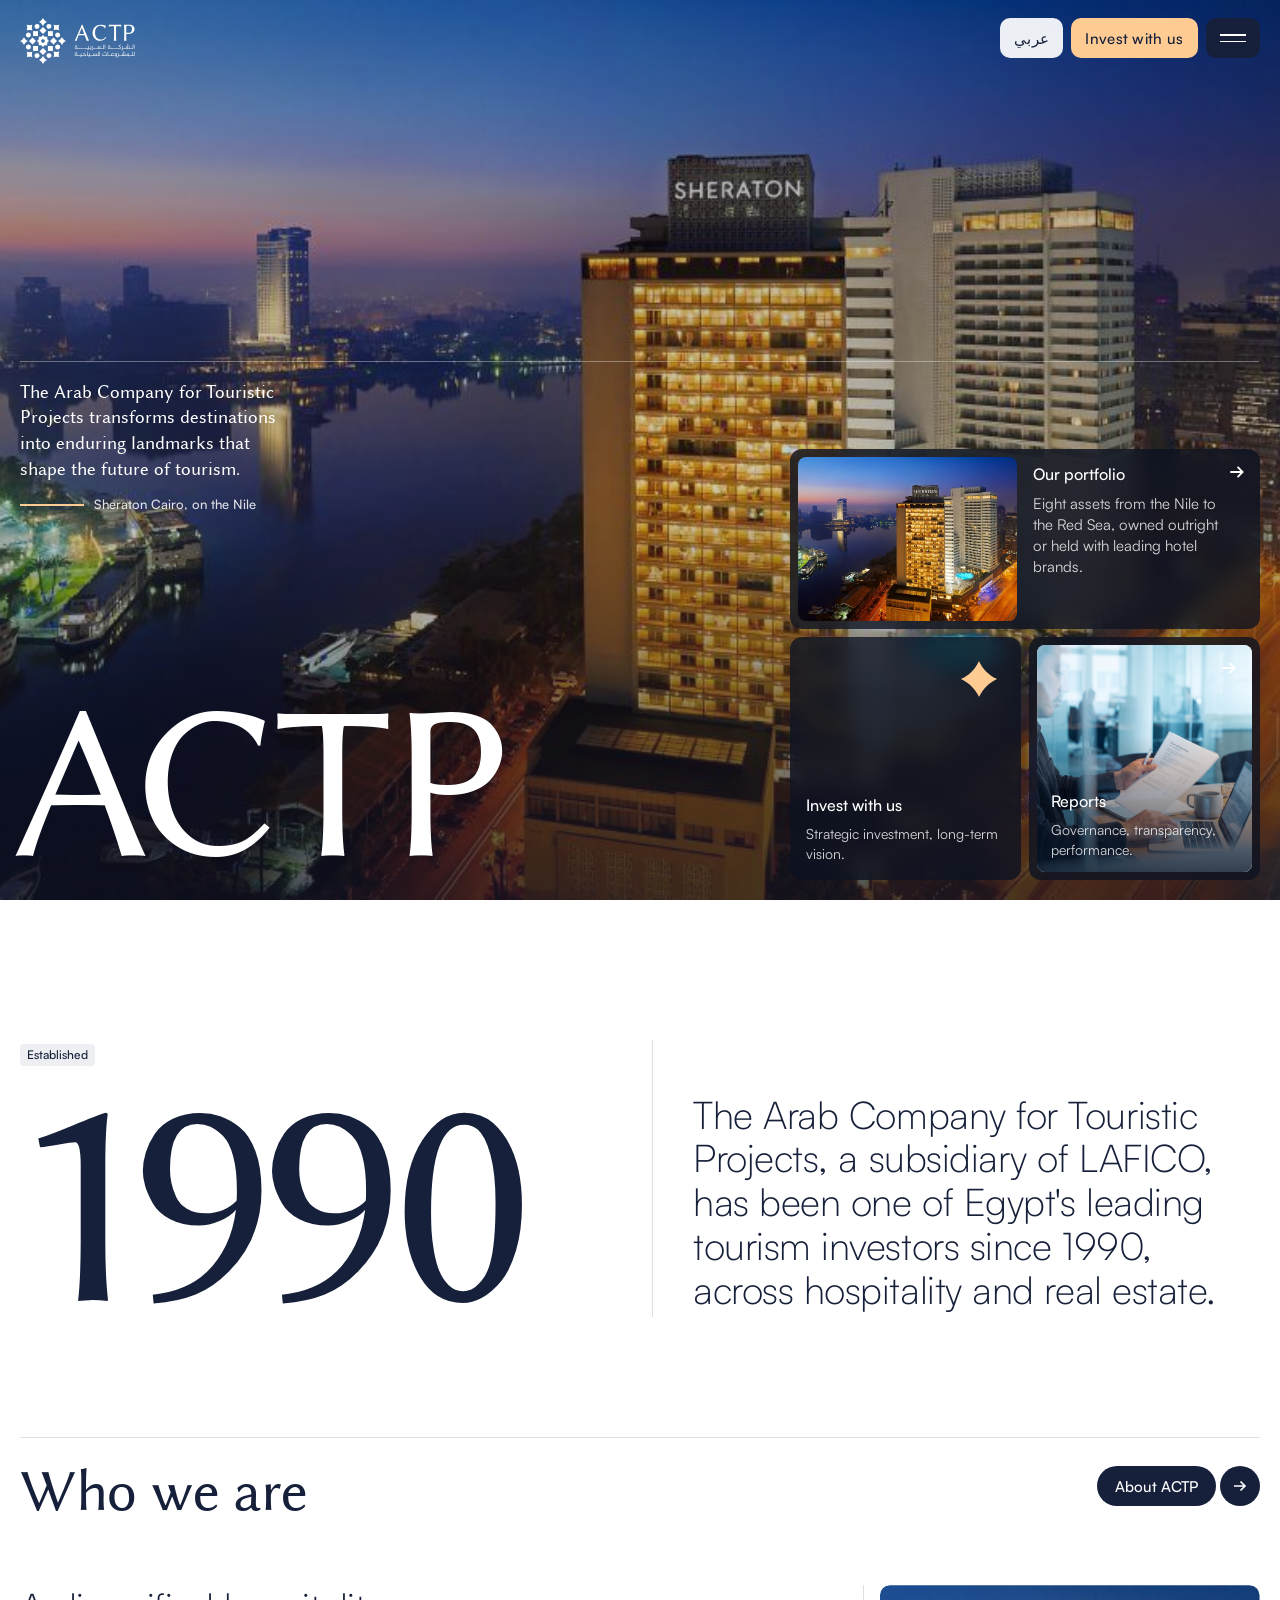
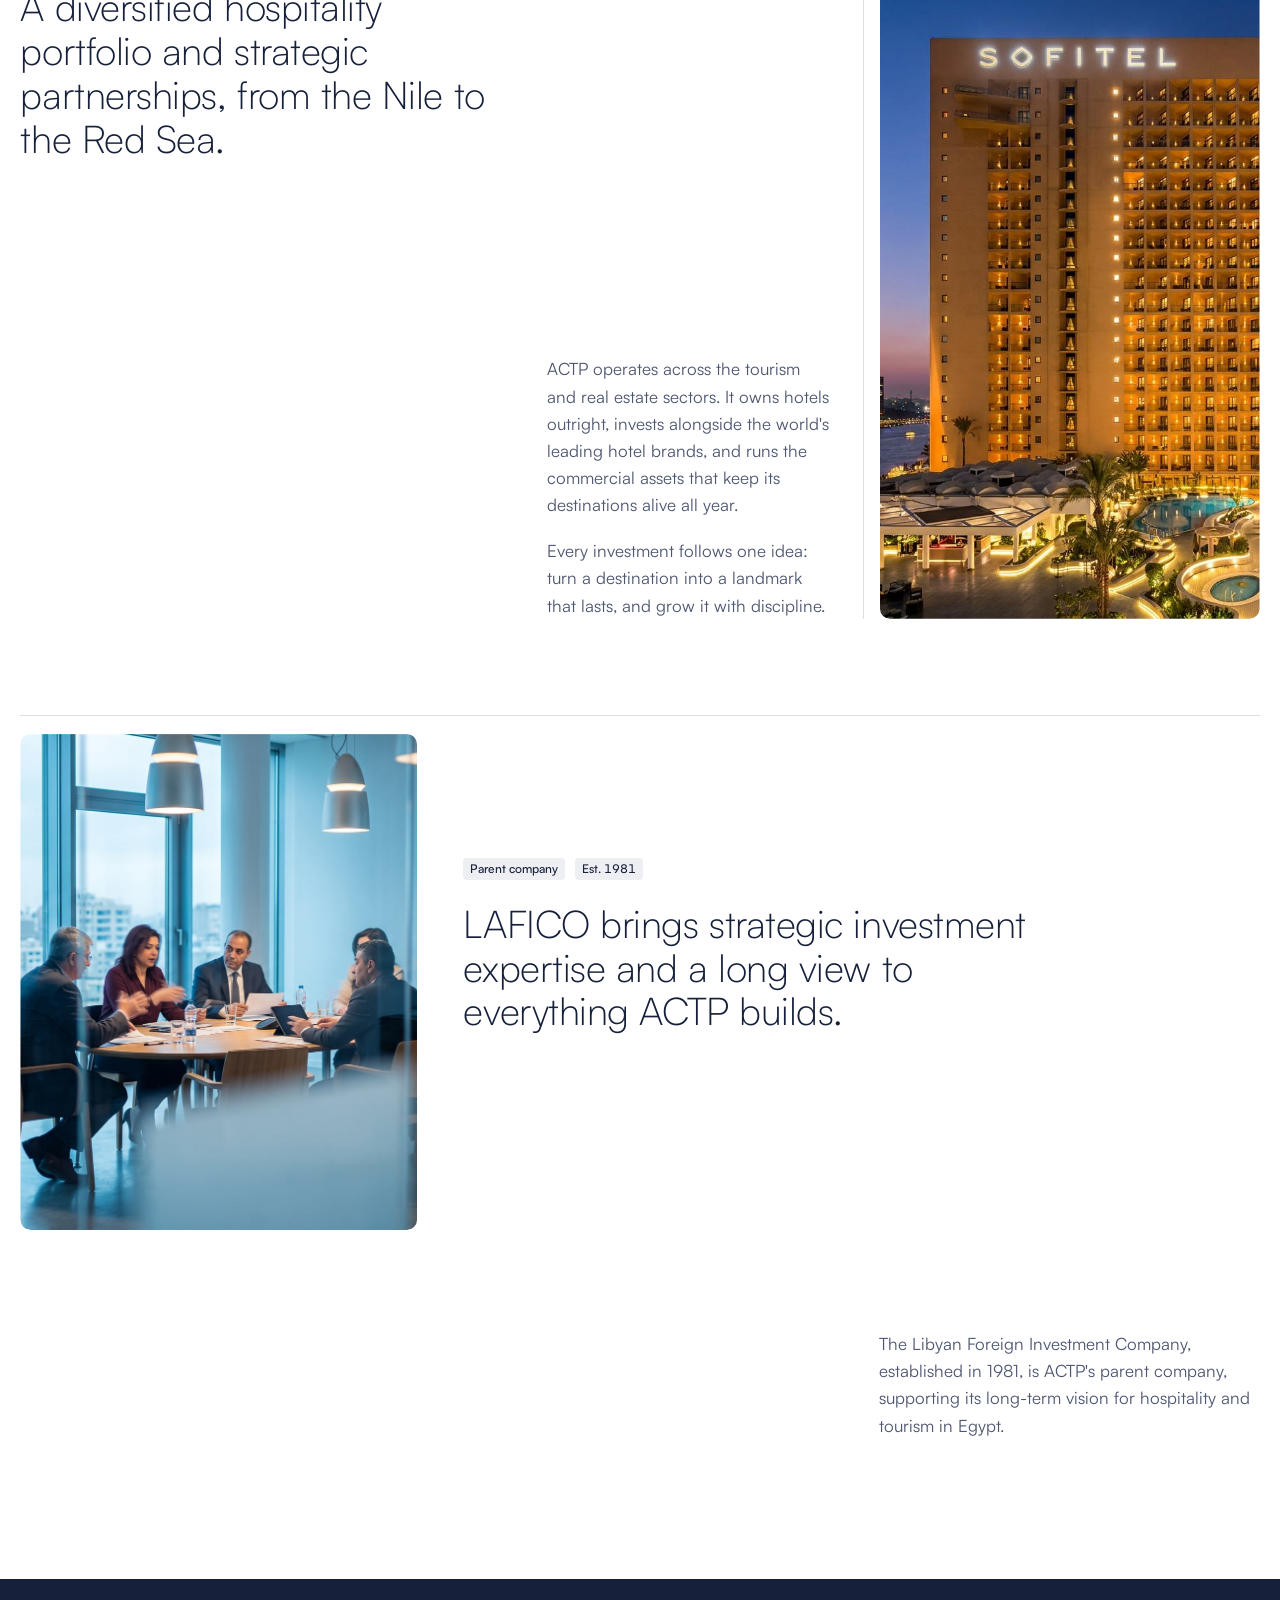
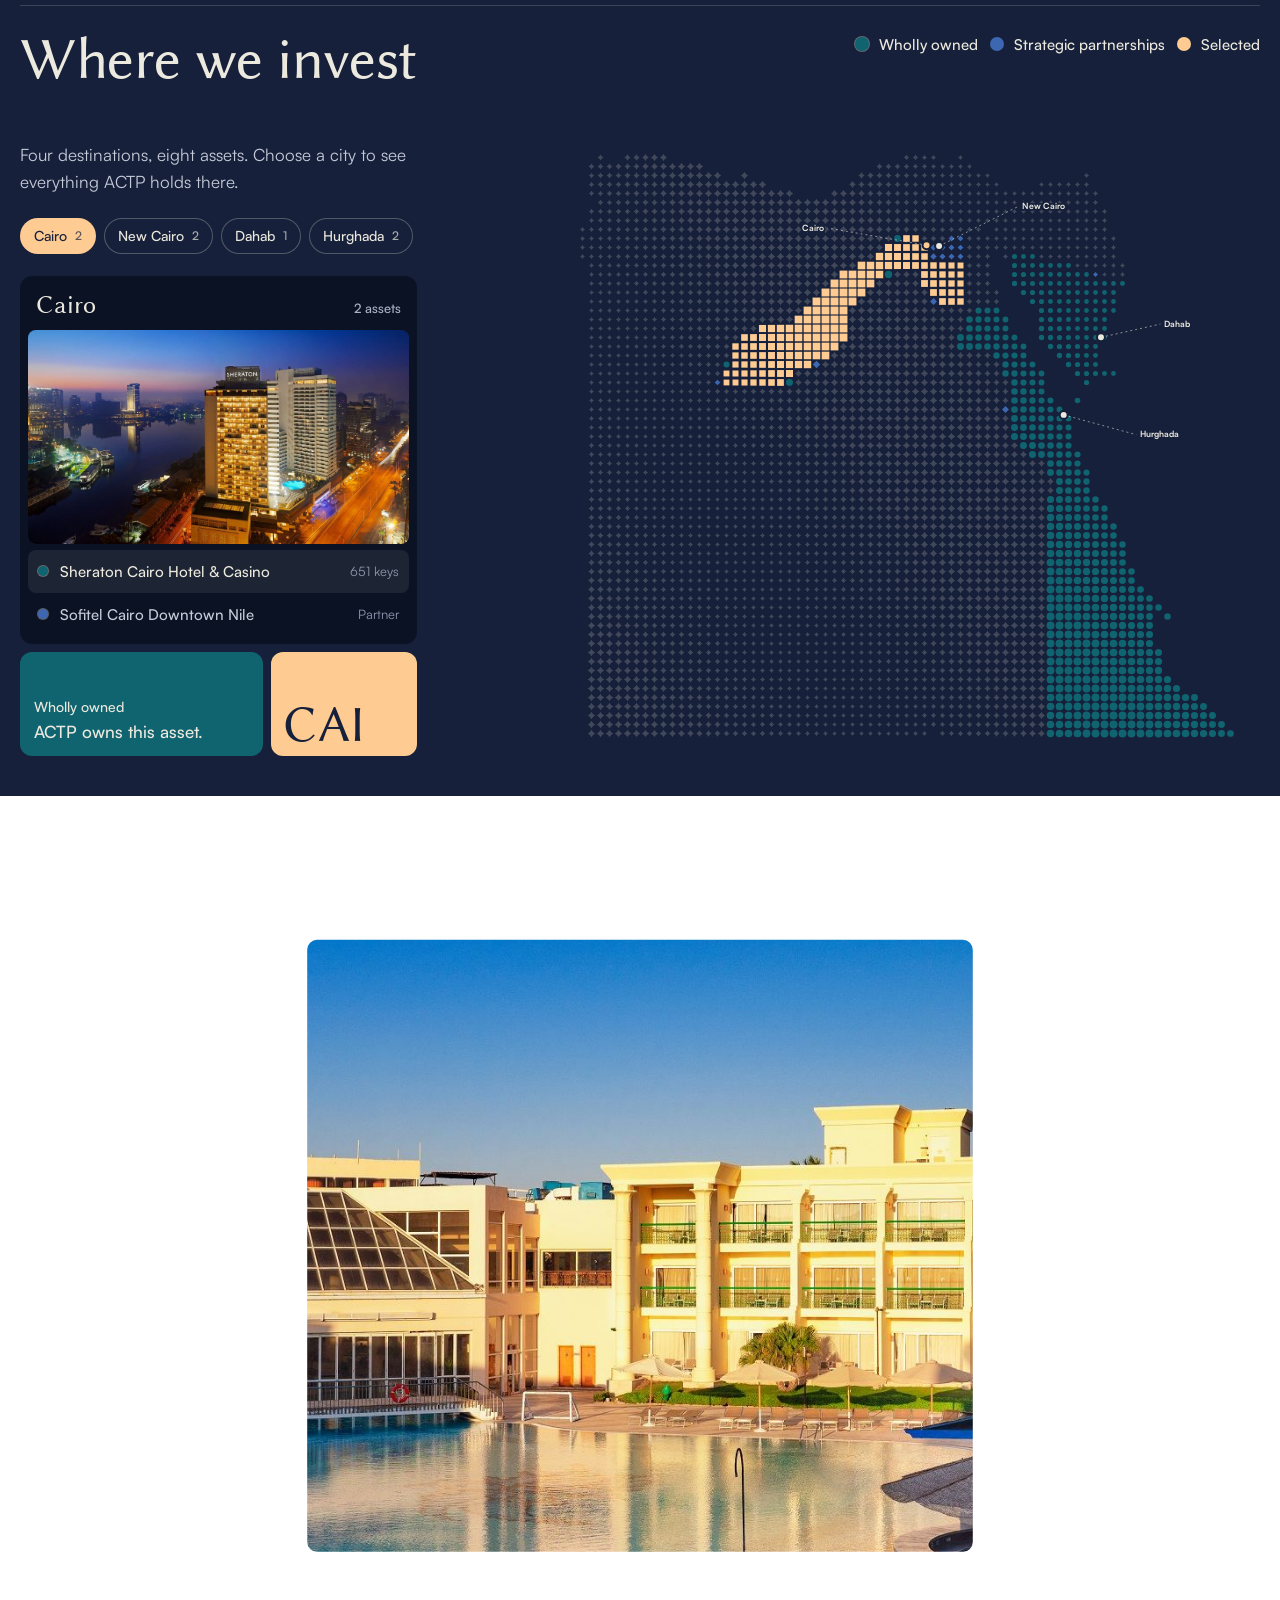
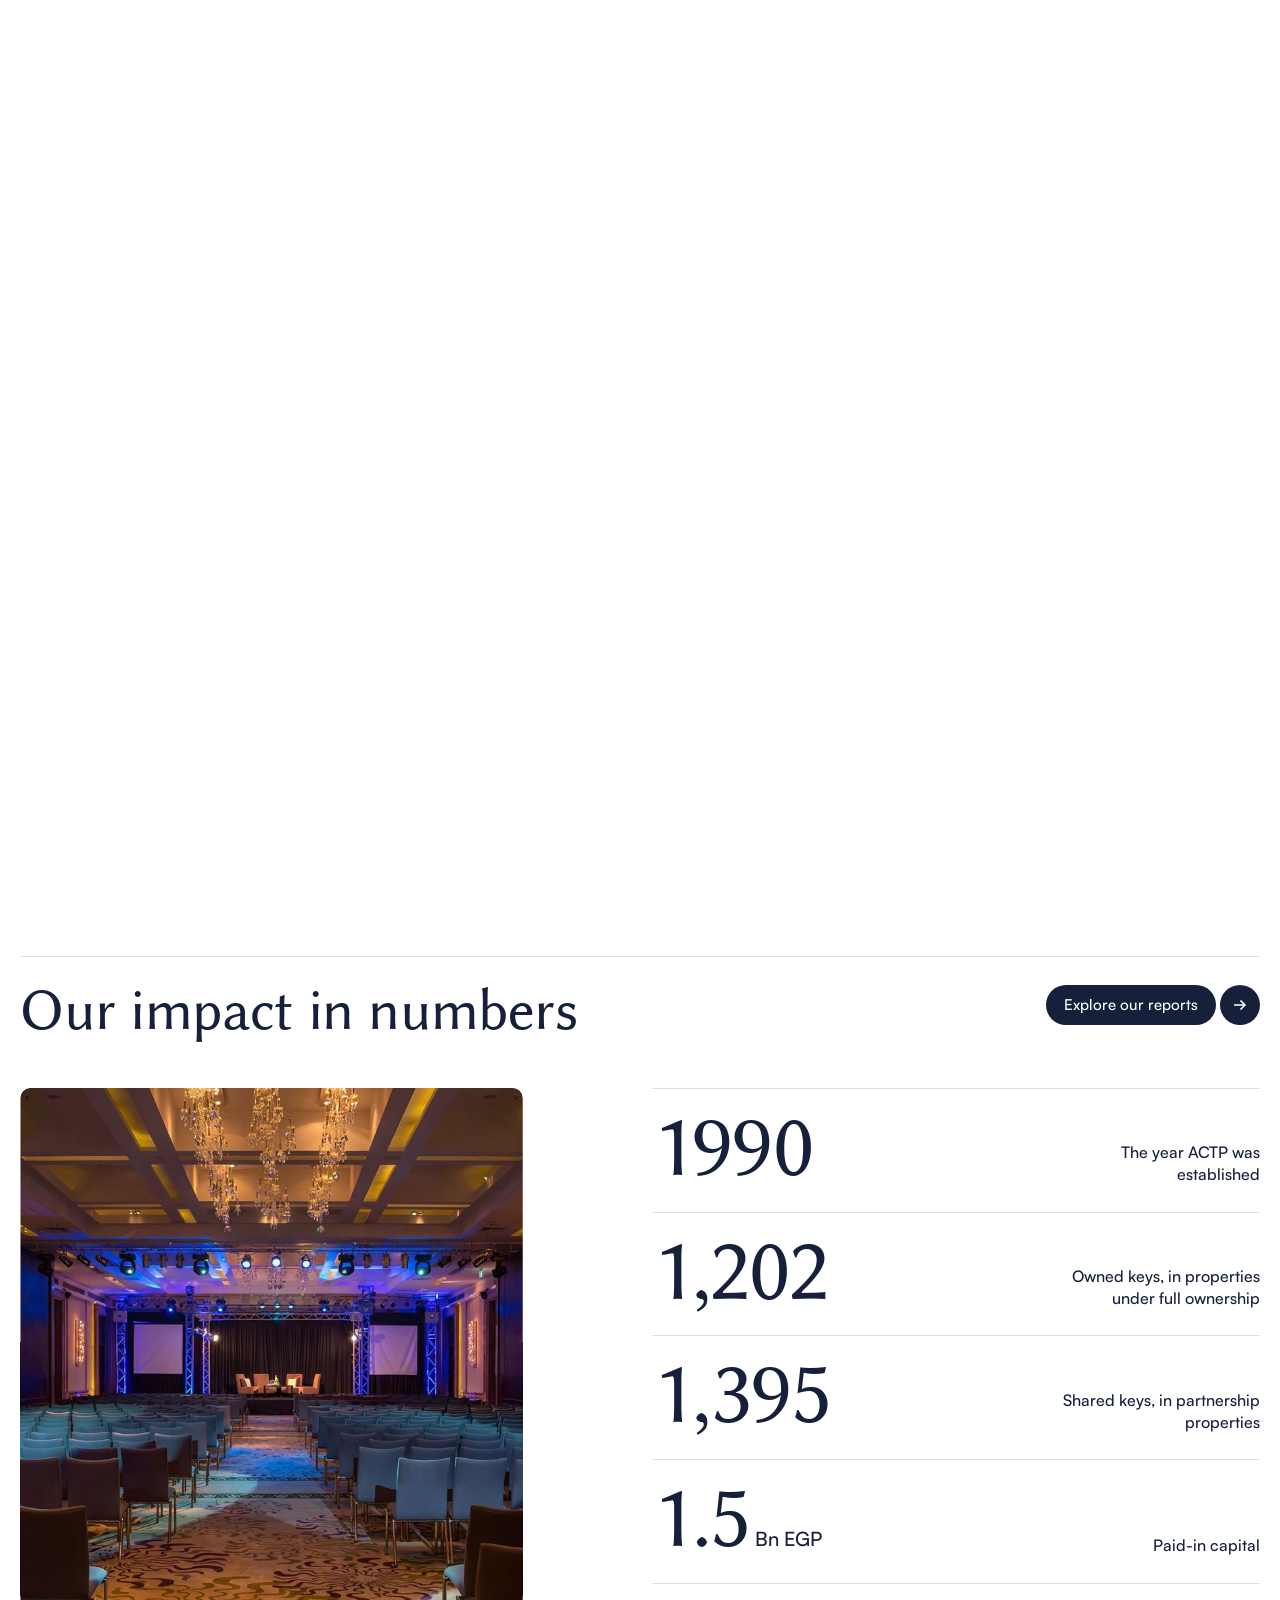
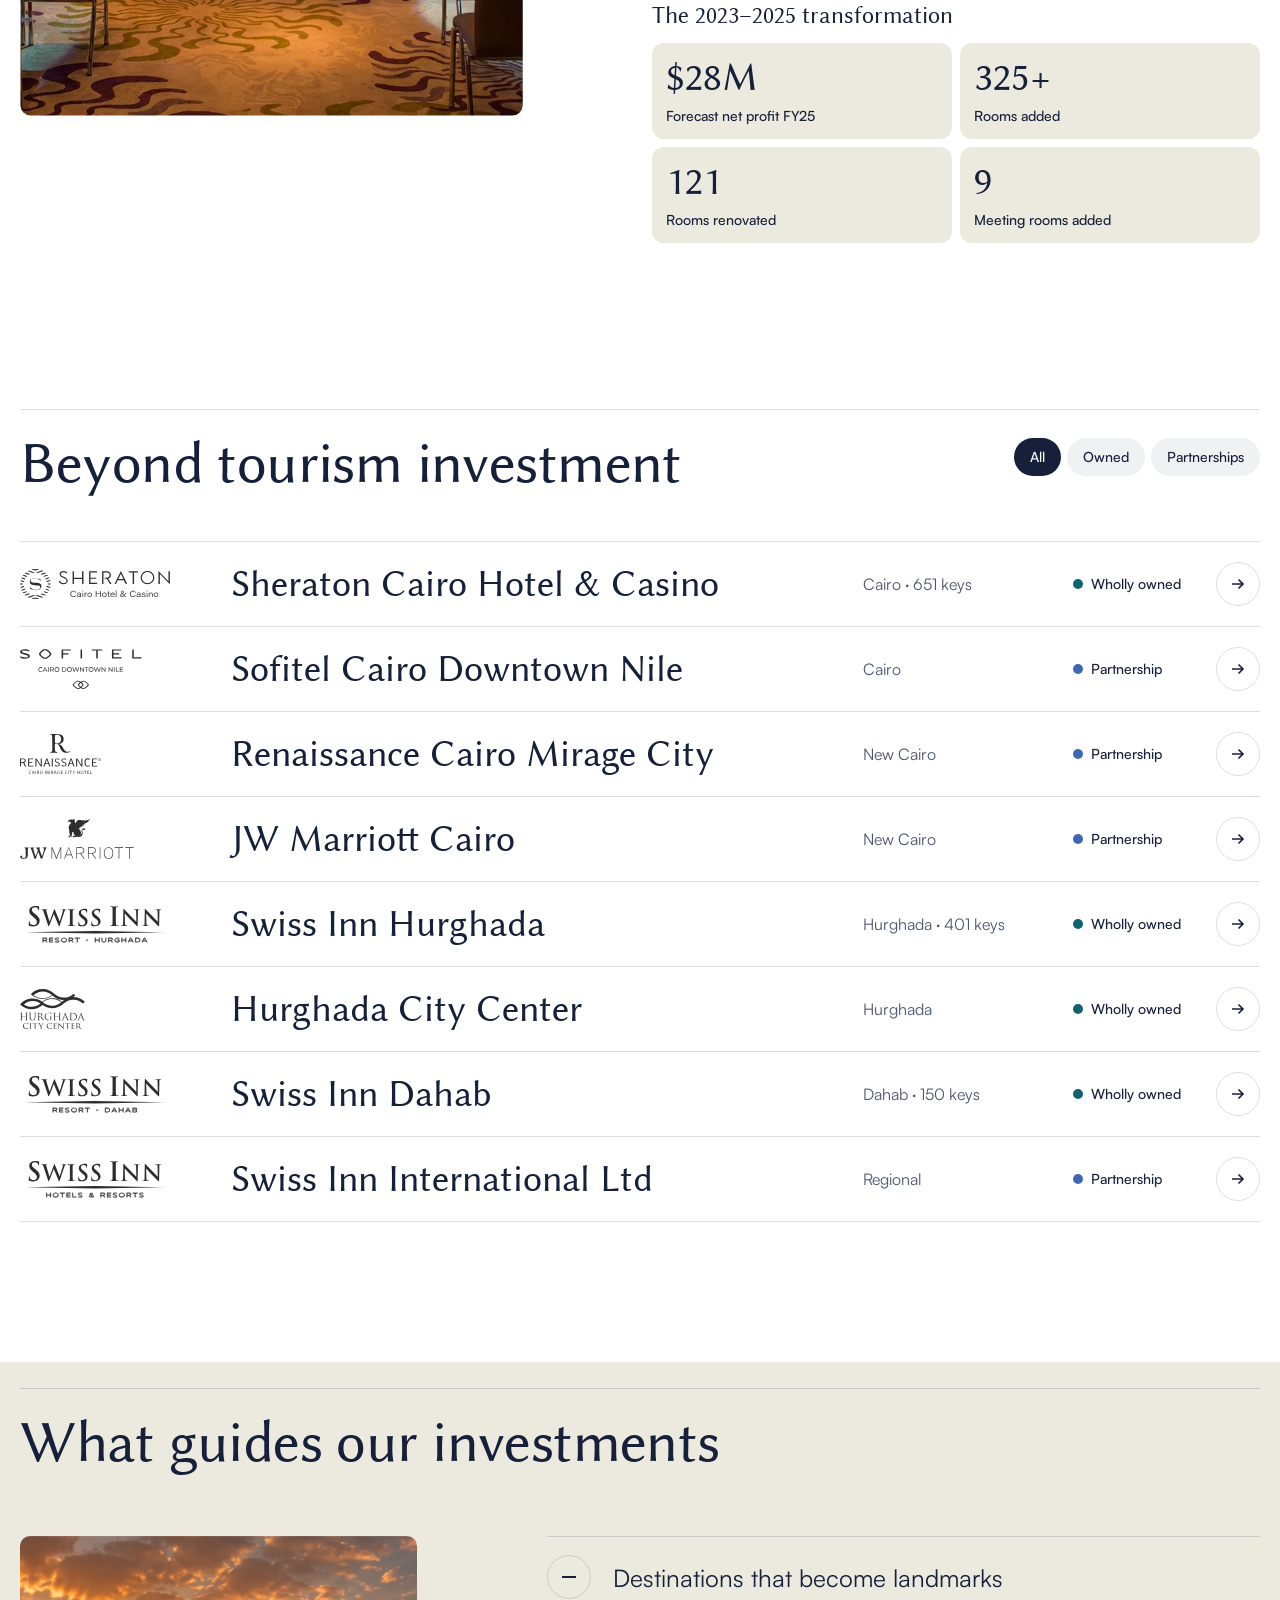
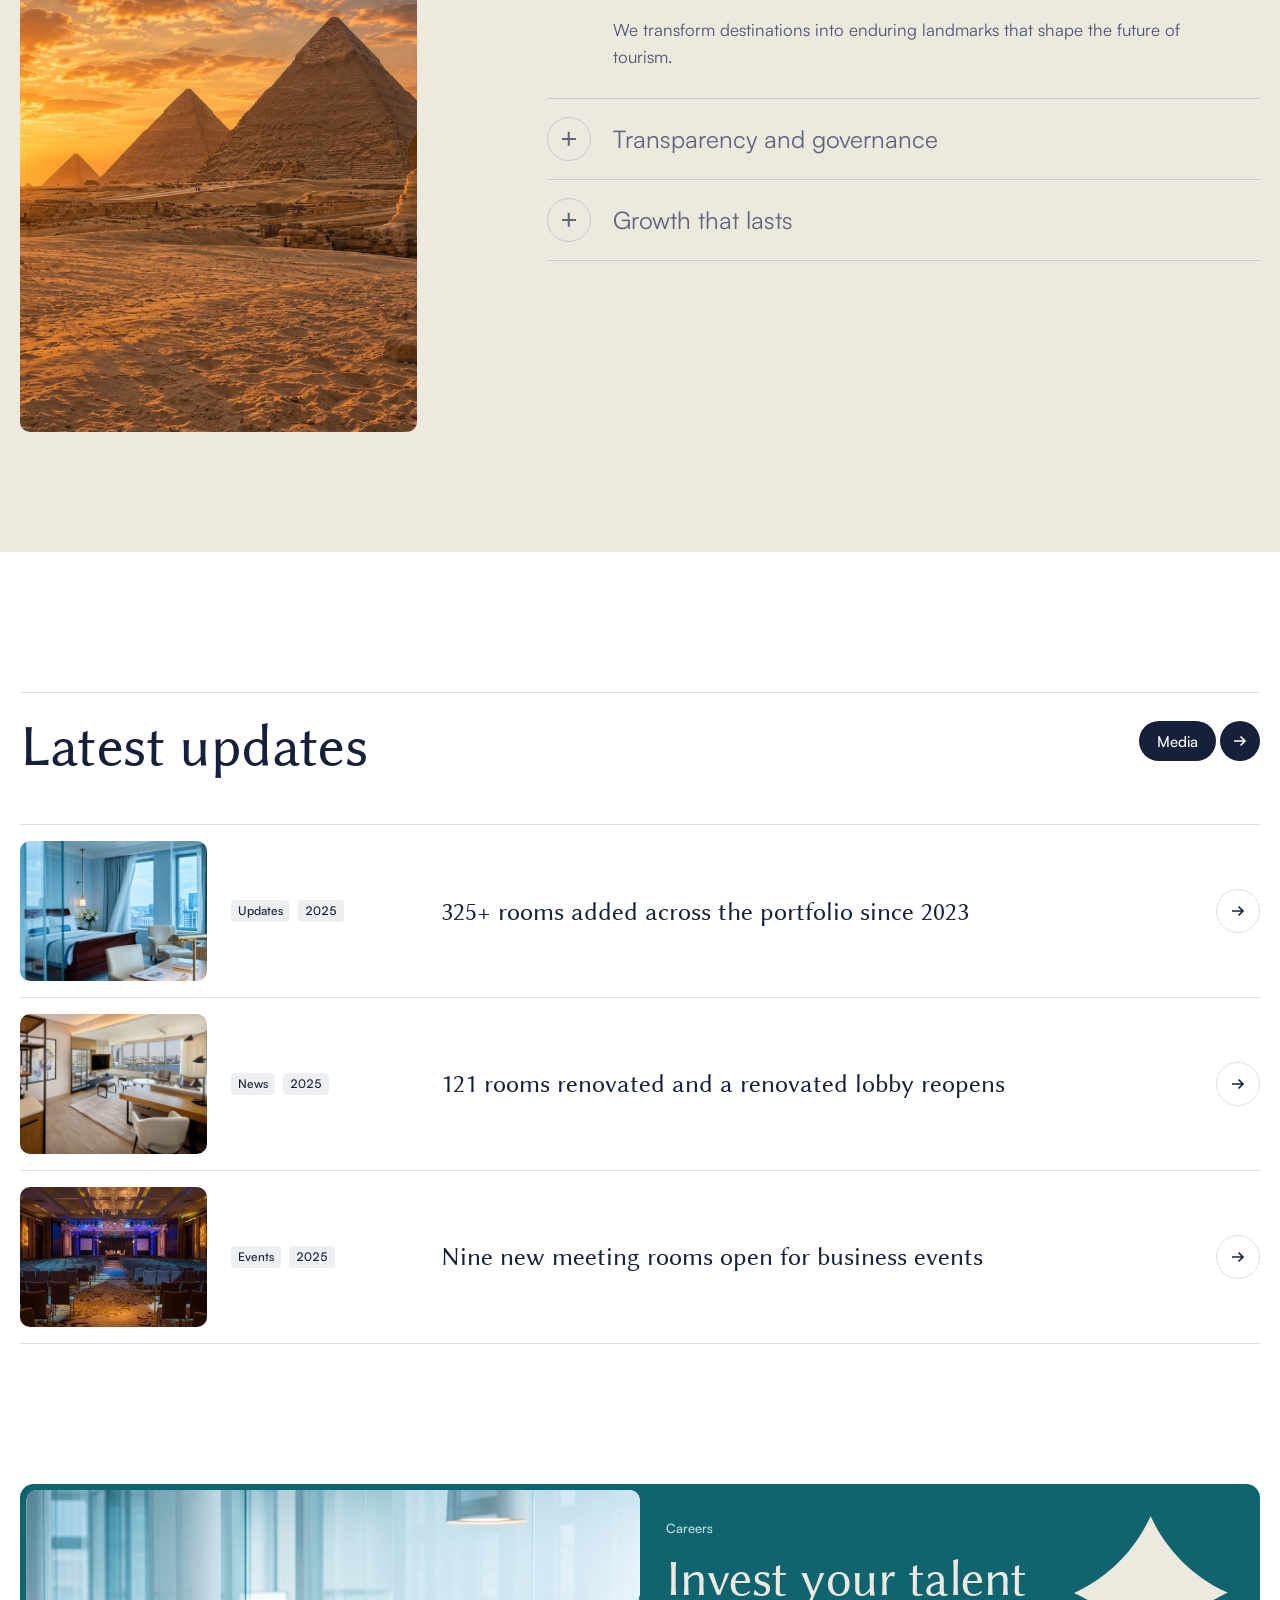
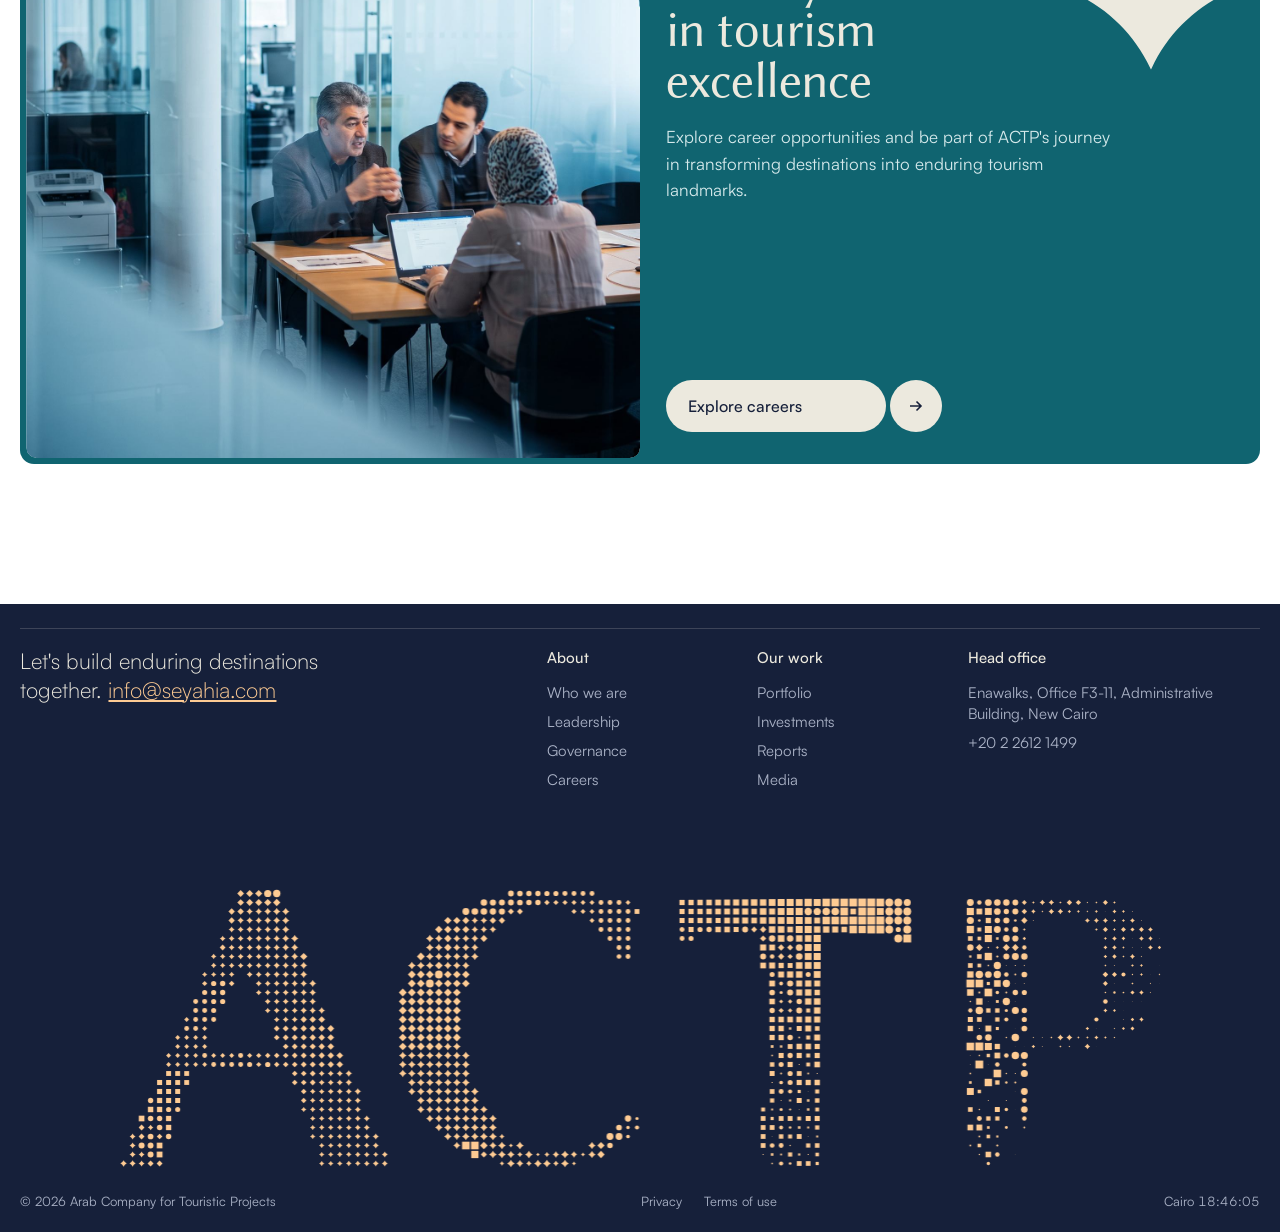
<file: index.html>
<!doctype html>
<html lang="en">
<head>
<meta charset="utf-8">
<meta name="viewport" content="width=device-width, initial-scale=1">
<title>ACTP</title>
<meta name="description" content="Arab Company for Touristic Projects: transforming destinations into landmarks across Egypt since 1990.">
<link rel="stylesheet" href="assets/actp.css?v=30">
<link rel="stylesheet" href="assets/motion.css?v=30">
<link rel="stylesheet" href="assets/v3.css?v=30">
<style>
  /* =========================================================
     1. Header: a montage of every ACTP property (stand-in for a video),
        a hairline, the name set large, and three doors on the right
     ========================================================= */
  .hero { position: relative; height: 100svh; min-height: 640px; color: var(--white); overflow: hidden; background: var(--ink); }
  .montage { position: absolute; inset: 0; }
  .montage img { position: absolute; inset: 0; width: 100%; height: 100%; object-fit: cover; opacity: 0; transform: scale(1.08); transition: opacity 1.6s var(--e-io), transform 9s linear; }
  .montage img.on { opacity: 1; transform: scale(1); }
  .hero::after { content: ""; position: absolute; inset: 0; background: linear-gradient(to top, rgba(14, 20, 38, .72) 0%, rgba(14, 20, 38, .18) 46%, rgba(14, 20, 38, .32) 100%); pointer-events: none; }
  .hero .in { position: absolute; z-index: 2; inset: 0; padding: 0 var(--g) var(--g); display: grid; grid-template-columns: 1fr minmax(0, 470px); grid-template-rows: 41% auto 1fr; column-gap: 32px; }
  .hero .rule { grid-column: 1 / -1; grid-row: 2; height: 1px; background: rgba(255, 255, 255, .35); transform-origin: left; animation: ruleIn 1.6s var(--e-out) .3s both; }
  @keyframes ruleIn { from { transform: scaleX(0); } }
  .hero .lead { grid-column: 1; grid-row: 3; padding-top: 18px; display: flex; flex-direction: column; justify-content: space-between; min-height: 0; }
  .hero .lead p { font: 400 clamp(19px, 1.4vw, 22px)/1.35 var(--serif); max-width: 30ch; }
  .hero .now { display: flex; align-items: center; gap: 10px; margin-top: 14px; font: 500 13px var(--sans); color: rgba(255, 255, 255, .85); }
  .hero .now i { width: 64px; height: 2px; background: rgba(255, 255, 255, .3); position: relative; overflow: hidden; }
  .hero .now i::after { content: ""; position: absolute; inset: 0; background: var(--mellow); transform-origin: left; animation: nowfill var(--md, 5s) linear infinite; }
  @keyframes nowfill { from { transform: scaleX(0); } to { transform: scaleX(1); } }
  .hero h1 { font: 400 clamp(110px, 17vw, 300px)/.74 var(--serif); letter-spacing: -.03em; margin: 0 0 -.02em -.04em; }
  .hero h1 .w2 { display: inline-block; overflow: hidden; padding-bottom: .04em; }
  .hero h1 .w2 > span { display: inline-block; animation: wordUp 1.4s var(--e-out) .2s both; }
  @keyframes wordUp { from { transform: translateY(100%); } }

  .doors { grid-column: 2; grid-row: 3; align-self: end; display: grid; grid-template-columns: 1fr 1fr; gap: 8px; padding-top: 18px; }
  .door { position: relative; display: block; border-radius: 12px; overflow: hidden; text-decoration: none; color: var(--white); background: rgba(12, 18, 34, .78); backdrop-filter: blur(10px); animation: doorIn 1.2s var(--e-out) both; }
  .door:nth-child(2) { animation-delay: .12s; } .door:nth-child(3) { animation-delay: .22s; }
  @keyframes doorIn { from { opacity: 0; transform: translateY(24px); } }
  .door .go { position: absolute; top: 14px; right: 14px; width: 18px; height: 18px; transition: transform .6s var(--e-out); }
  .door:hover .go { transform: rotate(-45deg); }
  .door:focus-visible { outline: 3px solid var(--sandy); outline-offset: 3px; }
  .door.wide { grid-column: 1 / -1; display: grid; grid-template-columns: 1fr 1fr; gap: 16px; padding: 8px; }
  .door.wide .ph { aspect-ratio: 4 / 3; border-radius: 8px; }
  .door.wide .ph img { transition: transform 1.2s var(--e-out); }
  .door.wide:hover .ph img { transform: scale(1.06); }
  .door.wide .t { padding: 6px 30px 6px 0; }
  .door b { display: block; font: 500 16px var(--sans); }
  .door p { margin-top: 8px; font: 400 15px/1.4 var(--sans); color: rgba(255, 255, 255, .82); }
  .door.tile { aspect-ratio: 1 / 1.05; padding: 16px; display: flex; flex-direction: column; justify-content: end; }
  .door.tile .mk { position: absolute; top: 10px; right: 10px; width: 64px; height: 64px; display: grid; place-items: center; }
  .door.tile .mk svg { width: 36px; height: 36px; color: var(--mellow); transition: transform 1.2s var(--e-out); }
  .door.tile:hover .mk svg { transform: rotate(45deg); }
  .door.photo { padding: 8px; background: rgba(12, 18, 34, .78); }
  .door.photo .ph { position: absolute; inset: 8px; border-radius: 8px; }
  .door.photo .ph::after { content: ""; position: absolute; inset: 0; background: linear-gradient(to top, rgba(10, 16, 32, .75), transparent 60%); }
  .door.photo .ph img { transition: transform 1.2s var(--e-out); }
  .door.photo:hover .ph img { transform: scale(1.06); }
  .door.photo .lab { position: absolute; left: 22px; bottom: 20px; right: 22px; }
  .door.photo .go { z-index: 1; top: 22px; right: 22px; }
  .door.tile .lab p, .door.photo .lab p { font-size: 14px; }

  /* =========================================================
     2. 1990: the year set huge beside the statement
     ========================================================= */
  .since { padding: 140px 0 120px; }
  .since .yr { grid-column: 1 / 7; }
  .since .yr .idx { margin-bottom: 18px; }
  .since .yr p { font: 400 clamp(150px, 24vw, 420px)/.76 var(--serif); letter-spacing: -.045em; margin-left: -.05em; color: var(--ink); }
  .since .t { grid-column: 7 / -1; align-self: stretch; display: flex; flex-direction: column; justify-content: end; padding: 40px 0 6px 40px; }

  /* =========================================================
     3. Who we are (as in option G)
     ========================================================= */
  .who .r1 { margin-top: 64px; align-items: start; }
  .who .r1 .q { grid-column: 1 / 6; }
  .who .r1 .b { grid-column: 6 / 9; align-self: end; padding-right: 8px; }
  .who .r1 .p { grid-column: 9 / -1; padding-left: 16px; }
  .who .r1 .p .ph { aspect-ratio: 3 / 5; }
  .who .r2 { margin-top: 96px; padding-top: 18px; border-top: 1px solid var(--line); }
  .who .r2 .ph { grid-column: 1 / 5; aspect-ratio: 4 / 5; }
  .who .r2 .q { grid-column: 5 / 11; padding: 120px 0 0 22px; }
  .who .r2 .b { grid-column: 9 / -1; margin-top: 100px; padding-left: 16px; }
  .lafico { display: inline-flex; gap: 10px; align-items: center; margin-bottom: 22px; }

  /* =========================================================
     4. Where we invest: dark, colour-coded regions in the mark,
        city tags and a card that lists every asset in the city
     ========================================================= */
  .where { background: var(--ink); color: var(--off-white); padding: 26px 0 40px; margin-top: 140px; }
  .where .body { display: grid; grid-template-columns: repeat(12, minmax(0, 1fr)); column-gap: var(--col); margin-top: 28px; align-items: end; }
  .where .left { grid-column: 1 / 5; display: grid; gap: 22px; align-content: end; }
  .where .left .t-body { color: #c5cad8; }
  .where .mapbox { grid-column: 6 / -1; position: relative; width: min(100%, 700px); justify-self: end; }
  .where .mapbox canvas { position: absolute; inset: 0; width: 100%; height: 100%; }
  .where .map3 .gov { fill: transparent !important; stroke: transparent !important; }
  .where .map3 .gl { display: none; }
  .where .map3 .pin text { fill: var(--off-white); paint-order: stroke; stroke: var(--ink); stroke-width: 5px; stroke-linejoin: round; }
  .cities { display: flex; flex-wrap: wrap; gap: 8px; }
  .cities button { all: unset; cursor: pointer; display: inline-flex; gap: 8px; align-items: center; padding: 9px 14px; border-radius: 999px; box-shadow: inset 0 0 0 1px rgba(236, 233, 222, .28); font: 500 14px var(--sans); transition: background .3s, color .3s; }
  .cities button small { font: 500 12px var(--sans); opacity: .7; }
  .cities button[aria-pressed="true"] { background: var(--mellow); color: var(--ink); box-shadow: none; }
  .cities button:hover:not([aria-pressed="true"]) { background: rgba(236, 233, 222, .1); }
  .cities button:focus-visible { outline: 3px solid var(--sandy); outline-offset: 2px; }

  /* the city card: header, photo of the chosen asset, every asset listed, two tiles */
  .ccard { display: grid; gap: 8px; width: 100%; max-width: 420px; }
  .ccard .main { padding: 8px; border-radius: 12px; background: #0b1224; }
  .ccard .hd { display: flex; justify-content: space-between; align-items: baseline; padding: 8px 8px 12px; }
  .ccard .hd h3 { font: 400 26px/1 var(--serif); }
  .ccard .hd span { font: 500 13px var(--sans); color: #aab2c6; }
  .ccard .pic { position: relative; aspect-ratio: 16 / 9; border-radius: 8px; overflow: hidden; background: #1d2742; }
  .ccard .pic img { position: absolute; inset: 0; width: 100%; height: 100%; object-fit: cover; opacity: 0; transition: opacity .6s var(--e-out); }
  .ccard .pic img.on { opacity: 1; }
  .ccard ul { margin-top: 6px; }
  .ccard li button { all: unset; box-sizing: border-box; cursor: pointer; width: 100%; display: grid; grid-template-columns: 10px 1fr auto; gap: 12px; align-items: center; padding: 11px 10px; border-radius: 8px; font: 500 15px var(--sans); color: #c5cad8; transition: background .3s, color .3s; }
  .ccard li button i { width: 10px; height: 10px; border-radius: 50%; }
  .ccard li button small { font: 400 13px var(--sans); color: #8e97ad; }
  .ccard li button[aria-pressed="true"] { background: rgba(236, 233, 222, .08); color: var(--off-white); }
  .ccard li button:hover { color: var(--off-white); }
  .ccard li button:focus-visible { outline: 3px solid var(--sandy); outline-offset: -3px; }
  .ccard .tiles { display: grid; grid-template-columns: 1.65fr 1fr; gap: 8px; }
  .ccard .st { min-height: 104px; padding: 14px; border-radius: 12px; display: flex; flex-direction: column; justify-content: end; font: 500 14px/1.3 var(--sans); transition: background .5s, color .5s; }
  .ccard .st b { display: block; font: 500 17px/1.25 var(--sans); margin-top: 4px; }
  .ccard .code { min-height: 104px; padding: 6px 12px; border-radius: 12px; display: flex; align-items: end; background: var(--mellow); color: var(--ink); font: 400 clamp(44px, 4vw, 60px)/1 var(--serif); }
  .ccard .swap { transition: opacity .3s var(--e-out); }
  .ccard.out .swap { opacity: 0; }

  /* =========================================================
     5. Numbers beside a held photograph (as in option I)
     ========================================================= */
  .nums { margin-top: 140px; }
  .nums .g2 { display: grid; grid-template-columns: repeat(12, minmax(0, 1fr)); column-gap: var(--col); margin-top: 48px; }
  .nums .hold { grid-column: 1 / 6; }
  .nums .hold .ph { position: sticky; top: 90px; aspect-ratio: 4 / 5; }
  .nums .list { grid-column: 7 / -1; }
  .nums .list > div { display: grid; grid-template-columns: 1fr auto; align-items: end; gap: 6px 24px; padding: 18px 0 26px; border-top: 1px solid var(--line); }
  .nums .list .n { font: 400 clamp(64px, 7vw, 124px)/.88 var(--serif); letter-spacing: -.02em; }
  .nums .list .n small { font: 500 .22em var(--sans); letter-spacing: 0; margin-left: .2em; }
  .nums .list .l { font: 500 16px/1.35 var(--sans); max-width: 18ch; text-align: right; }
  .nums .list .tr { border-top: 1px solid var(--line); padding-top: 18px; display: block; }
  .nums .list .tr p { font: 400 24px var(--serif); margin-bottom: 14px; }
  .nums .list .tr ul { display: grid; grid-template-columns: 1fr 1fr; gap: 8px; }
  .nums .list .tr li { padding: 14px; border-radius: 12px; background: var(--off-white); font: 500 14px/1.3 var(--sans); }
  .nums .list .tr li b { display: block; font: 400 40px/1 var(--serif); margin-bottom: 10px; }

  /* =========================================================
     6. Portfolio index (as in option H), each row signed by its brand
     ========================================================= */
  .port { margin-top: 140px; }
  .port .filters { display: flex; gap: 6px; }
  .port .filters button { all: unset; cursor: pointer; padding: 10px 16px; border-radius: 999px; background: rgba(41, 57, 89, .07); font: 500 14px var(--sans); transition: background .3s, color .3s; }
  .port .filters button[aria-pressed="true"] { background: var(--ink); color: var(--white); }
  .port .filters button:focus-visible { outline: 3px solid var(--sandy); outline-offset: 2px; }
  .ix { margin-top: 48px; }
  .ix a { display: grid; grid-template-columns: repeat(12, minmax(0, 1fr)); column-gap: var(--col); align-items: center; padding: 20px 0; border-top: 1px solid var(--line); text-decoration: none; transition: opacity .4s; }
  .ix a:last-child { border-bottom: 1px solid var(--line); }
  .ix .lg { grid-column: 1 / 3; height: 44px; display: flex; align-items: center; }
  .ix .lg img { max-height: 40px; max-width: 150px; width: auto; filter: brightness(0) saturate(0); opacity: .82; transition: opacity .4s; }
  .ix .lg .word { font: 600 12px/1.25 var(--sans); letter-spacing: .16em; text-transform: uppercase; color: rgba(22, 32, 58, .82); max-width: 13ch; }
  .ix h3 { grid-column: 3 / 9; font: 400 clamp(28px, 3vw, 50px)/1.05 var(--serif); transition: transform .7s var(--e-out); }
  .ix .c { grid-column: 9 / 11; font: 400 16px var(--sans); color: var(--ink-2); }
  .ix .k { grid-column: 11 / 12; font: 500 14px var(--sans); white-space: nowrap; }
  .ix .k i { display: inline-block; width: 10px; height: 10px; border-radius: 50%; margin-right: 8px; }
  .ix .go { grid-column: 12; justify-self: end; width: 44px; height: 44px; border-radius: 50%; display: grid; place-items: center; border: 1px solid var(--line); transition: background .4s, color .4s, transform .6s var(--e-out); }
  .ix .go svg { width: 16px; height: 16px; }
  .ix a:hover h3 { transform: translateX(14px); }
  .ix a:hover .lg img { opacity: 1; }
  .ix a:hover .go { background: var(--ink); color: var(--white); transform: rotate(-45deg); }
  .ix:hover a:not(:hover) { opacity: .45; }
  .ix a.hide { display: none; }
  .ix .thumb { display: none; }
  .floatph { position: fixed; z-index: 70; left: 0; top: 0; width: 300px; aspect-ratio: 4 / 5; border-radius: var(--r); overflow: hidden; pointer-events: none; opacity: 0; transition: opacity .35s var(--e-out); }
  .floatph.on { opacity: 1; }
  .floatph img { position: absolute; inset: 0; width: 100%; height: 100%; object-fit: cover; opacity: 0; transition: opacity .4s; }
  .floatph img.on { opacity: 1; }

  .guide { margin-top: 140px; background: var(--off-white); padding: 26px 0 120px; }
  .guide .acc { grid-column: 6 / -1; margin-top: 64px; }
  .guide .accimg { grid-column: 1 / 5; margin-top: 64px; border-radius: var(--r); overflow: hidden; }
  .guide .sh { border-color: rgba(41, 57, 89, .2); }
  .news { margin-top: 140px; }
  .news .rows { margin-top: 48px; }
  .closing { margin-top: 140px; }

  /* =========================================================
     7. Footer: the name in the mark, alive
     ========================================================= */
  .foot3.on-dark { margin-top: 140px; }

  @media (max-width: 1100px) { .hero .in { grid-template-columns: 1fr minmax(0, 400px); } }
  @media (max-width: 900px) {
    .hero { height: auto; min-height: 100svh; }
    .hero .in { position: relative; min-height: 100svh; grid-template-columns: 1fr; grid-template-rows: 34vh auto auto auto; padding-bottom: 16px; }
    .hero .lead { grid-row: 3; } .hero h1 { font-size: 36vw; margin-top: 40px; }
    .doors { grid-column: 1; grid-row: 4; margin-top: 18px; }
    .door.wide { grid-template-columns: 120px 1fr; }
    .since { padding: 88px 0 72px; } .since .yr p { font-size: 44vw; } .since .t { padding: 24px 0 0 18px; margin-top: 18px; }
    .who .r1 .b, .who .r1 .p, .who .r2 .q, .who .r2 .b { padding-left: 0; margin-top: 28px; padding-top: 0; }
    .who .r1 .p .ph { aspect-ratio: 4 / 5; }
    .where .body { grid-template-columns: 1fr; } .where .left, .where .mapbox { grid-column: 1; } .where .mapbox { order: -1; width: 100%; margin-bottom: 18px; }
    .ccard { max-width: none; }
    .nums .g2 { grid-template-columns: 1fr; } .nums .hold, .nums .list { grid-column: 1; }
    .nums .hold .ph { position: static; aspect-ratio: 4 / 3; } .nums .list { margin-top: 24px; }
    .nums .list > div { grid-template-columns: 1fr; } .nums .list .l { text-align: left; }
    .ix a { grid-template-columns: 76px 1fr 44px; row-gap: 4px; column-gap: 14px; }
    .ix .lg { display: none; } .ix .thumb { display: block; grid-column: 1; grid-row: 1 / span 3; aspect-ratio: 1; }
    .ix h3 { grid-column: 2; font-size: 24px; } .ix .c, .ix .k { grid-column: 2; } .ix .go { grid-column: 3; grid-row: 1 / span 3; }
    .where, .nums, .port, .news, .closing, .guide, .foot3.on-dark { margin-top: 88px; }
    .guide .accimg { aspect-ratio: 4 / 3; margin-top: 32px; } .guide .acc { margin-top: 24px; }
  }
</style>
</head>
<body class="v3">
<a class="skip" href="#main">Skip to content</a>

<header class="top"><a href="#" aria-label="ACTP home"><img class="logo logo--light" src="assets/img/logo.svg" alt="ACTP, Arab Company for Touristic Projects"></a></header>
<div class="dock">
  <a class="lang" href="#" lang="ar">عربي</a>
  <a class="cta" href="investment.html">Invest with us</a>
  <button class="menu-btn" type="button" aria-expanded="false" aria-controls="menu"><span class="sr-only">Open menu</span><i></i></button>
</div>
<div class="menu3" id="menu" aria-hidden="true" data-open="false" role="dialog" aria-label="Menu">
  <div class="mt"><img class="logo" src="assets/img/logo.svg" alt="ACTP"><button class="close" type="button" aria-label="Close menu"><svg viewBox="0 0 20 20" aria-hidden="true"><path d="M4 4l12 12M16 4 4 16" fill="none" stroke="currentColor" stroke-width="1.6"/></svg></button></div>
  <nav>
    <a href="index.html"><span>Home</span></a>
    <div class="grp"><a href="about.html"><span>About</span></a><div class="subs"><div><a href="leadership.html">Leadership</a><a href="governance.html">Governance</a></div></div></div>
    <div class="grp"><a href="portfolio.html"><span>Our portfolio</span></a><div class="subs"><div><a href="owned.html">Owned assets</a><a href="partnerships.html">Strategic partnerships</a></div></div></div>
    <div class="grp"><a href="investment.html"><span>Investments</span></a><div class="subs"><div><a href="reports.html">Reports</a></div></div></div>
    <a href="media.html"><span>Media</span></a>
    <a href="contact.html"><span>Contact</span></a>
  </nav>
  <figure><img src="assets/mosaic/egypt.svg" alt="Egypt, drawn in the four shapes of the ACTP mark, with ACTP's destinations marked"></figure>
  <div class="mf"><span>Enawalks, Office F3-11, New Cairo</span><span class="clock">Cairo</span></div>
</div>

<main id="main">
  <!-- ===== 1. Header ===== -->
  <section class="hero" id="hero">
    <!-- Montage of the portfolio. Recommended: replace with one edited video of all ACTP properties (muted, looping, with a poster frame). -->
    <div class="montage" id="montage" aria-hidden="true"></div>
    <div class="in">
      <span class="rule" aria-hidden="true"></span>
      <div class="lead">
        <div>
          <p>The Arab Company for Touristic Projects transforms destinations into enduring landmarks that shape the future of tourism.</p>
          <span class="now" aria-live="polite"><i></i><span id="now">Sheraton Cairo, on the Nile</span></span>
        </div>
        <h1><span class="sr-only">ACTP, Arab Company for Touristic Projects</span><span class="w2" aria-hidden="true"><span>ACTP</span></span></h1>
      </div>
      <nav class="doors" aria-label="Start here">
        <a class="door wide" href="portfolio.html">
          <figure class="ph"><img src="assets/img3/sheraton-dusk.jpg" alt=""></figure>
          <span class="t"><b>Our portfolio</b><p>Eight assets from the Nile to the Red Sea, owned outright or held with leading hotel brands.</p></span>
          <svg class="go" viewBox="0 0 16 16" aria-hidden="true"><path d="M2 8h11M8.5 3.5 13 8l-4.5 4.5" fill="none" stroke="currentColor" stroke-width="1.6"/></svg>
        </a>
        <a class="door tile" href="investment.html">
          <span class="mk" id="doorMark"></span>
          <span class="lab"><b>Invest with us</b><p>Strategic investment, long-term vision.</p></span>
        </a>
        <a class="door photo" href="reports.html">
          <figure class="ph"><img src="assets/img3/finance-hand.jpg" alt="" style="object-position:50% 30%"></figure>
          <svg class="go" viewBox="0 0 16 16" aria-hidden="true"><path d="M2 8h11M8.5 3.5 13 8l-4.5 4.5" fill="none" stroke="currentColor" stroke-width="1.6"/></svg>
          <span class="lab"><b>Reports</b><p>Governance, transparency, performance.</p></span>
        </a>
      </nav>
    </div>
  </section>

  <!-- ===== 2. 1990 ===== -->
  <section class="since wrap">
    <div class="grid">
      <div class="yr"><span class="idx">Established</span><p class="num" aria-label="1990" data-fade>19<span>90</span></p></div>
      <div class="t rule-v"><p class="t-state" data-split>The Arab Company for Touristic Projects, a subsidiary of LAFICO, has been one of Egypt's leading tourism investors since 1990, across hospitality and real estate.</p></div>
    </div>
  </section>

  <!-- ===== 3. Who we are ===== -->
  <section class="who wrap" id="who">
    <header class="sh"><h2 class="t-h2" data-split>Who we are</h2>
      <div class="side"><a class="pill" href="about.html"><span><span class="roll"><span>About ACTP</span><span>About ACTP</span></span></span><b><svg viewBox="0 0 16 16" aria-hidden="true"><path d="M2 8h11M8.5 3.5 13 8l-4.5 4.5" fill="none" stroke="currentColor" stroke-width="1.6"/></svg></b></a></div></header>
    <div class="grid r1">
      <p class="q t-state" data-fade>A diversified hospitality portfolio and strategic partnerships, from the Nile to the Red Sea.</p>
      <div class="b t-body t-indent" data-fade style="--d:.15s">
        <p>ACTP operates across the tourism and real estate sectors. It owns hotels outright, invests alongside the world's leading hotel brands, and runs the commercial assets that keep its destinations alive all year.</p>
        <p>Every investment follows one idea: turn a destination into a landmark that lasts, and grow it with discipline.</p>
      </div>
      <div class="p rule-v"><figure class="ph" data-wipe><img src="assets/img3/sofitel.jpg" alt="Sofitel Cairo Downtown Nile at dusk" loading="lazy"></figure></div>
    </div>
    <div class="grid r2">
      <figure class="ph" data-wipe><img src="assets/img3/meeting-wide.jpg" alt="ACTP's investment team in a meeting" loading="lazy"></figure>
      <div class="q">
        <span class="lafico"><span class="idx">Parent company</span><span class="idx">Est. 1981</span></span>
        <p class="t-state" data-split>LAFICO brings strategic investment expertise and a long view to everything ACTP builds.</p>
      </div>
      <p class="b t-body t-indent" data-fade>The Libyan Foreign Investment Company, established in 1981, is ACTP's parent company, supporting its long-term vision for hospitality and tourism in Egypt.</p>
    </div>
  </section>

  <!-- ===== 4. Where we invest ===== -->
  <section class="where on-dark" id="where">
    <div class="wrap">
      <header class="sh"><h2 class="t-h2" data-split>Where we invest</h2>
        <div class="side legend"><span><i style="background:var(--teal);box-shadow:0 0 0 1px rgba(236,233,222,.35)"></i>Wholly owned</span><span><i style="background:var(--royal)"></i>Strategic partnerships</span><span><i style="background:var(--mellow)"></i>Selected</span></div></header>
      <div class="body">
        <div class="left">
          <p class="t-body">Four destinations, eight assets. Choose a city to see everything ACTP holds there.</p>
          <div class="cities" id="cities" role="group" aria-label="Cities"></div>
          <article class="ccard" id="ccard" aria-live="polite">
            <div class="main">
              <div class="hd swap"><h3 id="cName">Cairo</h3><span id="cCount">2 assets</span></div>
              <div class="pic" id="cPic"></div>
              <ul id="cList"></ul>
            </div>
            <div class="tiles">
              <div class="st swap" id="cSt"></div>
              <div class="code swap" id="cCode">CAI</div>
            </div>
          </article>
        </div>
        <div class="mapbox" id="mapbox"><canvas id="egArt" aria-hidden="true"></canvas><div id="map"></div></div>
      </div>
    </div>
  </section>

  <!-- ===== Photograph that opens up: Invest with us ===== -->
  <section class="grow" aria-label="Invest with us" style="margin-top:0">
    <div class="stick">
      <div class="frame"><img src="assets/img/main-pool.jpg" alt="The main pool at Swiss Inn Hurghada" loading="lazy"></div>
      <div class="over"><div class="grid"><div style="grid-column:1/8"><span class="t-small" style="display:block;margin-bottom:14px">Invest with us</span><p class="t-h2">Investment expertise with a tourism vision</p></div>
        <div style="grid-column:9/-1;align-self:end;justify-self:end;text-align:right"><p style="max-width:30ch;margin:0 0 18px auto;font-size:17px">Driving tourism growth through strategic investment and long-term vision.</p><a class="pill light" href="#"><span><span class="roll"><span>Invest with us</span><span>Invest with us</span></span></span><b><svg viewBox="0 0 16 16" aria-hidden="true"><path d="M2 8h11M8.5 3.5 13 8l-4.5 4.5" fill="none" stroke="currentColor" stroke-width="1.6"/></svg></b></a></div></div></div>
    </div>
  </section>

  <!-- ===== 5. Numbers ===== -->
  <section class="nums wrap" id="numbers">
    <header class="sh"><h2 class="t-h2" data-split>Our impact in numbers</h2>
      <div class="side"><a class="pill" href="#"><span><span class="roll"><span>Explore our reports</span><span>Explore our reports</span></span></span><b><svg viewBox="0 0 16 16" aria-hidden="true"><path d="M2 8h11M8.5 3.5 13 8l-4.5 4.5" fill="none" stroke="currentColor" stroke-width="1.6"/></svg></b></a></div></header>
    <div class="g2">
      <div class="hold"><figure class="ph" data-wipe><img src="assets/img3/ballroom.jpg" alt="A ballroom set for a conference" loading="lazy"></figure></div>
      <div class="list">
        <div><span class="n num">1990</span><span class="l">The year ACTP was established</span></div>
        <div><span class="n num" data-count>1,202</span><span class="l">Owned keys, in properties under full ownership</span></div>
        <div><span class="n num" data-count>1,395</span><span class="l">Shared keys, in partnership properties</span></div>
        <div><span class="n num"><span data-count>1.5</span><small>Bn EGP</small></span><span class="l">Paid-in capital</span></div>
        <div class="tr"><p>The 2023–2025 transformation</p>
          <ul><li><b class="num">$28M</b>Forecast net profit FY25</li><li><b class="num">325+</b>Rooms added</li><li><b class="num">121</b>Rooms renovated</li><li><b class="num">9</b>Meeting rooms added</li></ul></div>
      </div>
    </div>
  </section>

  <!-- ===== 6. Portfolio ===== -->
  <section class="port wrap" id="port">
    <header class="sh"><h2 class="t-h2" data-split>Beyond tourism investment</h2>
      <div class="side"><div class="filters" role="group" aria-label="Filter the portfolio"><button aria-pressed="true" data-k="all">All</button><button aria-pressed="false" data-k="Owned">Owned</button><button aria-pressed="false" data-k="Partnership">Partnerships</button></div></div></header>
    <div class="ix" id="ix"></div>
  </section>
  <div class="floatph" id="floatph" aria-hidden="true"></div>

  <!-- ===== What guides our investments ===== -->
  <section class="guide" id="guide">
    <div class="wrap">
      <header class="sh"><h2 class="t-h2" data-split>What guides our investments</h2></header>
      <div class="grid">
        <div class="accimg" id="accimg"><img class="on" src="assets/img3/pyramids.jpg" alt="The pyramids of Giza at sunset" loading="lazy"><img src="assets/img3/finance-hand.jpg" alt="A financial report under review" loading="lazy"><img src="assets/img/Dahab.webp" alt="Swiss Inn Dahab on the Red Sea" loading="lazy"></div>
        <div class="acc" id="acc">
          <details open><summary><i></i>Destinations that become landmarks</summary><div class="body"><div><p>We transform destinations into enduring landmarks that shape the future of tourism.</p></div></div></details>
          <details><summary><i></i>Transparency and governance</summary><div class="body"><div><p>Supporting sustainable growth through governance, transparency and performance, with reports published for every shareholder.</p></div></div></details>
          <details><summary><i></i>Growth that lasts</summary><div class="body"><div><p>Driving tourism growth through strategic investment and long-term vision, from renovation to new rooms and meeting space.</p></div></div></details>
        </div>
      </div>
    </div>
  </section>

  <!-- ===== News ===== -->
  <section class="news wrap" id="news">
    <header class="sh"><h2 class="t-h2" data-split>Latest updates</h2>
      <div class="side"><a class="pill" href="media.html"><span><span class="roll"><span>Media</span><span>Media</span></span></span><b><svg viewBox="0 0 16 16" aria-hidden="true"><path d="M2 8h11M8.5 3.5 13 8l-4.5 4.5" fill="none" stroke="currentColor" stroke-width="1.6"/></svg></b></a></div></header>
    <div class="rows" id="rows"></div>
  </section>

  <!-- ===== 7. Careers (reusable closing card) ===== -->
  <section class="closing wrap" id="contact">
    <div class="closer">
      <figure class="ph" data-wipe><img src="assets/img3/team.jpg" alt="Colleagues at work in ACTP's office" loading="lazy" style="object-position:50% 78%"></figure>
      <div class="txt">
        <span class="t-small">Careers</span>
        <h2 class="t-h2" data-split>Invest your talent in tourism excellence</h2>
        <p>Explore career opportunities and be part of ACTP's journey in transforming destinations into enduring tourism landmarks.</p>
        <a class="pill wide light" href="#"><span><span class="roll"><span>Explore careers</span><span>Explore careers</span></span></span><b><svg viewBox="0 0 16 16" aria-hidden="true"><path d="M2 8h11M8.5 3.5 13 8l-4.5 4.5" fill="none" stroke="currentColor" stroke-width="1.6"/></svg></b></a>
        <span class="mark" id="mark"></span>
      </div>
    </div>
  </section>
</main>

<footer class="foot3 on-dark">
  <div class="fl">
    <p class="say">Let's build enduring destinations together. <a href="mailto:info@seyahia.com">info@seyahia.com</a></p>
    <nav class="n1" aria-label="About"><b>About</b><a href="about.html">Who we are</a><a href="leadership.html">Leadership</a><a href="governance.html">Governance</a><a href="#">Careers</a></nav>
    <nav class="n2" aria-label="Work"><b>Our work</b><a href="portfolio.html">Portfolio</a><a href="investment.html">Investments</a><a href="reports.html">Reports</a><a href="media.html">Media</a></nav>
    <nav class="n3" aria-label="Contact"><b>Head office</b><a href="#">Enawalks, Office F3-11, Administrative Building, New Cairo</a><a href="tel:+20226121499">+20 2 2612 1499</a></nav>
  </div>
  <div class="lettering" id="footBox"><canvas id="footWord" role="img" aria-label="ACTP, drawn in the four shapes of the mark"></canvas></div>
  <div class="legal"><span>© 2026 Arab Company for Touristic Projects</span><span><a href="#">Privacy</a><a href="#">Terms of use</a></span><span class="clock">Cairo</span></div>
</footer>



<script src="assets/mosaic.js?v=30"></script>
<script src="assets/samples3.js?v=30"></script>
<script src="assets/data.js?v=30"></script>
<script src="assets/egypt.js?v=30"></script>
<script src="assets/v3.js?v=30"></script>
<script>
(async () => {
  const A = window.ACTP3, E = window.ACTP_EGYPT, { Mosaic, shapeSVG } = window.ACTP, reduce = A.reduce, ARROW = A.ARROW;
  A.init();

  // Brand marks for the portfolio list. Hurghada City Center has no logo yet, so it is set in type.
  const LOGO = { sheraton: "assets/logos/sheraton.svg", sofitel: "assets/logos/sofitel.svg", renaissance: "assets/logos/renaissance.svg", jw: "assets/logos/jw.svg",
    hurghada: "assets/logos/swissinn-hurghada.svg", dahab: "assets/logos/swissinn-dahab.svg", swissintl: "assets/logos/swissinn-intl.svg", hcc: "assets/logos/hcc.svg" };
  // Sheraton Cairo stands on the Giza bank of the Nile
  A.byId("sheraton").gov = "Giza";

  // ---- 1. Header montage: every property in turn (stand-in for a video) ----
  const MT = [
    ["assets/img3/sheraton-dusk.jpg", "Sheraton Cairo, on the Nile"], ["assets/img/Dahab.webp", "Swiss Inn Dahab, South Sinai"], ["assets/img3/jw.jpg", "JW Marriott Cairo, New Cairo"],
    ["assets/img3/sofitel.jpg", "Sofitel Cairo Downtown Nile"], ["assets/img/main-pool.jpg", "Swiss Inn Hurghada, Red Sea"], ["assets/img/caibr-pool-0026-hor-wide.webp", "Renaissance Cairo Mirage City"], ["assets/img3/hcc-front.jpg", "Hurghada City Center"],
  ];
  const mont = document.getElementById("montage"), now = document.getElementById("now"), MDUR = 5200;
  mont.innerHTML = MT.map(([src], i) => `<img src="${src}" alt="" ${i ? 'loading="lazy"' : ""}>`).join("");
  const mimgs = [...mont.children]; let mi = 0;
  document.querySelector(".hero .now").style.setProperty("--md", MDUR / 1000 + "s");
  mimgs[0].classList.add("on");
  if (!reduce) setInterval(() => { if (document.hidden) return; mimgs[mi].classList.remove("on"); mi = (mi + 1) % MT.length; mimgs[mi].classList.add("on"); now.textContent = MT[mi][1]; }, MDUR);
  else document.querySelector(".hero .now i").style.display = "none";
  document.getElementById("doorMark").innerHTML = shapeSVG("astroid");

  // ---- 4. Map: colour-coded regions in the mark, a soft wave, no pointer play ----
  const OWNED = new Set(A.P.filter((p) => p.kind === "Owned" && p.gov).map((p) => p.gov));
  const PART = new Set(A.P.filter((p) => p.kind === "Partnership" && p.gov).map((p) => p.gov).filter((g) => !OWNED.has(g)));
  const source = (selGov) => {
    const w = 1000, VW = E.w + 60, VH = E.h + 60, s = w / VW, c = document.createElement("canvas");
    c.width = w; c.height = Math.round(VH * s);
    const x = c.getContext("2d"); x.scale(s, s); x.translate(20, 40);
    // tone decides the shape: selected (square), owned (circle), partnership (diamond), the rest of Egypt (astroid, faded)
    E.gov.forEach((g) => { x.fillStyle = g.name === selGov ? "#141414" : OWNED.has(g.name) ? "#4a4a4a" : PART.has(g.name) ? "#888" : "#c4c4c4"; x.fill(new Path2D(g.d)); });
    return c;
  };
  const eg = new Mosaic(document.getElementById("egArt"), {
    cell: (w) => Math.max(8, Math.round(w / 80)), fg: ["#fecb93", "#106470", "#3e67b1", "rgba(236, 233, 222, .2)"], bg: null, photo: false,
    equalize: false, contrast: 0, highlight: .85, idle: true,
  });
  const map = A.map(document.getElementById("map"), { labels: false, card: null, auto: 0 });

  // ---- City card: every asset in the chosen city, one shown at a time ----
  const cities = A.CITIES, cityWrap = document.getElementById("cities"), card = document.getElementById("ccard");
  const cName = document.getElementById("cName"), cCount = document.getElementById("cCount"), cPic = document.getElementById("cPic"), cList = document.getElementById("cList"), cSt = document.getElementById("cSt"), cCode = document.getElementById("cCode");
  cityWrap.innerHTML = cities.map((c, i) => `<button type="button" aria-pressed="${i === 0}" data-i="${i}">${c.city}<small>${c.ids.length}</small></button>`).join("");
  let ci = 0, ai = 0, timer, firstSel = true;
  const pickAsset = (j) => {
    ai = j; const c = cities[ci], p = A.byId(c.ids[j]);
    cPic.querySelectorAll("img").forEach((im, k) => im.classList.toggle("on", k === j));
    cList.querySelectorAll("button").forEach((b, k) => b.setAttribute("aria-pressed", k === j));
    const own = p.kind === "Owned";
    cSt.innerHTML = `${own ? "Wholly owned" : "Strategic partnership"}<b>${own ? "ACTP owns this asset." : "ACTP invests alongside."}</b>`;
    cSt.style.background = own ? "var(--teal)" : "var(--royal)"; cSt.style.color = own ? "var(--off-white)" : "var(--white)";
    if (p.gov) eg.setSource(source(p.gov), !firstSel).then(() => { if (firstSel) { firstSel = false; } else eg.setProgress(.5); });
  };
  const pickCity = (i, j = 0) => {
    ci = i; const c = cities[i], list = c.ids.map(A.byId);
    cityWrap.querySelectorAll("button").forEach((b) => b.setAttribute("aria-pressed", +b.dataset.i === i));
    card.classList.add("out");
    setTimeout(() => {
      cName.textContent = c.city; cCount.textContent = list.length === 1 ? "1 asset" : `${list.length} assets`; cCode.textContent = c.code;
      cPic.innerHTML = list.map((p) => `<img src="${p.img}" alt="${p.name}">`).join("");
      cList.innerHTML = list.map((p) => `<li><button type="button" aria-pressed="false"><i style="background:${p.kind === "Owned" ? "var(--teal)" : "var(--royal)"};box-shadow:0 0 0 1px rgba(236,233,222,.35)"></i>${p.name}<small>${p.keys ? p.keys + " keys" : p.kind === "Owned" ? "Owned" : "Partner"}</small></button></li>`).join("");
      cList.querySelectorAll("button").forEach((b, k) => (b.onclick = () => { pickAsset(k); cycle(); }));
      pickAsset(j);
      card.classList.remove("out");
    }, card.dataset.ready ? 240 : 0);
    card.dataset.ready = 1;
    map.show(i, 0);
  };
  // auto tour: each asset of a city, then the next city; any choice restarts the clock
  const cycle = () => {
    clearTimeout(timer); if (reduce) return;
    timer = setTimeout(() => { const c = cities[ci]; if (ai + 1 < c.ids.length) pickAsset(ai + 1); else pickCity((ci + 1) % cities.length); cycle(); }, 6000);
  };
  cityWrap.querySelectorAll("button").forEach((b) => (b.onclick = () => { pickCity(+b.dataset.i); cycle(); }));
  document.querySelectorAll("#map .pin").forEach((pin, i) => {
    pin.addEventListener("click", () => { pickCity(i); cycle(); });
    pin.addEventListener("pointerenter", () => { if (ci !== i) { pickCity(i); cycle(); } });
    pin.addEventListener("keydown", (e) => { if (e.key === "Enter" || e.key === " ") { e.preventDefault(); pickCity(i); cycle(); } });
  });
  pickCity(0);
  const box = document.getElementById("mapbox");
  new IntersectionObserver(([e]) => { if (e.isIntersecting) { if (eg.progress < .5) eg.to(.5, reduce ? 0 : 2200); cycle(); } else clearTimeout(timer); }, { threshold: .25 }).observe(box);

  // ---- 6. Portfolio index: brand marks, a photo that follows the pointer ----
  const ix = document.getElementById("ix"), fp = document.getElementById("floatph");
  ix.innerHTML = A.P.map((p, i) => `<a href="property.html?id=${p.id}" data-k="${p.kind}" data-i="${i}"><span class="lg">${LOGO[p.id] ? `<img src="${LOGO[p.id]}" alt="">` : `<span class="word">Hurghada City Center</span>`}</span><figure class="ph thumb"><img src="${p.img}" alt="" loading="lazy"></figure><h3>${p.name}</h3><span class="c">${p.city}${p.keys ? " · " + p.keys + " keys" : ""}</span><span class="k"><i style="background:${p.kind === "Owned" ? "var(--teal)" : "var(--royal)"}"></i>${p.kind === "Owned" ? "Wholly owned" : "Partnership"}</span><span class="go">${ARROW}</span></a>`).join("");
  fp.innerHTML = A.P.map((p) => `<img src="${p.img}" alt="">`).join("");
  const fimgs = [...fp.children];
  let fx = 0, fy = 0, tx = 0, ty = 0, running = false;
  const loop = () => { fx += (tx - fx) * .16; fy += (ty - fy) * .16; fp.style.transform = `translate(${fx}px, ${fy}px) translate(-50%, -50%) rotate(${(tx - fx) * .03}deg)`; if (running) requestAnimationFrame(loop); };
  if (matchMedia("(hover: hover)").matches && !reduce) {
    ix.addEventListener("pointerenter", (e) => { fx = tx = e.clientX + 170; fy = ty = e.clientY; running = true; fp.classList.add("on"); loop(); });
    ix.addEventListener("pointerleave", () => { running = false; fp.classList.remove("on"); });
    ix.addEventListener("pointermove", (e) => { tx = e.clientX + 170; ty = e.clientY; const a = e.target.closest("a"); if (a) fimgs.forEach((im, k) => im.classList.toggle("on", k === +a.dataset.i)); });
  }
  document.querySelectorAll(".filters button").forEach((b) => (b.onclick = () => {
    document.querySelectorAll(".filters button").forEach((x) => x.setAttribute("aria-pressed", x === b));
    ix.querySelectorAll("a").forEach((a) => a.classList.toggle("hide", b.dataset.k !== "all" && a.dataset.k !== b.dataset.k));
  }));

  // ---- News ----
  const NID = ["rooms-added", "lobby-reopens", "meeting-rooms"];
  document.getElementById("rows").innerHTML = window.ACTP_DATA.updates.map((u, ui) => `<a href="news.html?id=${NID[ui]}"><figure class="ph"><img src="${u.img}" alt="" loading="lazy"></figure><span class="meta"><span class="idx">${u.type}</span><span class="idx">${u.date}</span></span><h3>${u.title}</h3><span class="go">${ARROW}</span></a>`).join("");
  document.getElementById("mark").innerHTML = shapeSVG("astroid");

  A.accordion(document.getElementById("acc"), document.getElementById("accimg"));
  // ---- Footer: the name in the mark, parting under the pointer ----
  A.footerLetters(document.getElementById("footWord"), document.getElementById("footBox"));
})();
</script>
<script src="assets/motion.js?v=30"></script>
</body>
</html>
</file>
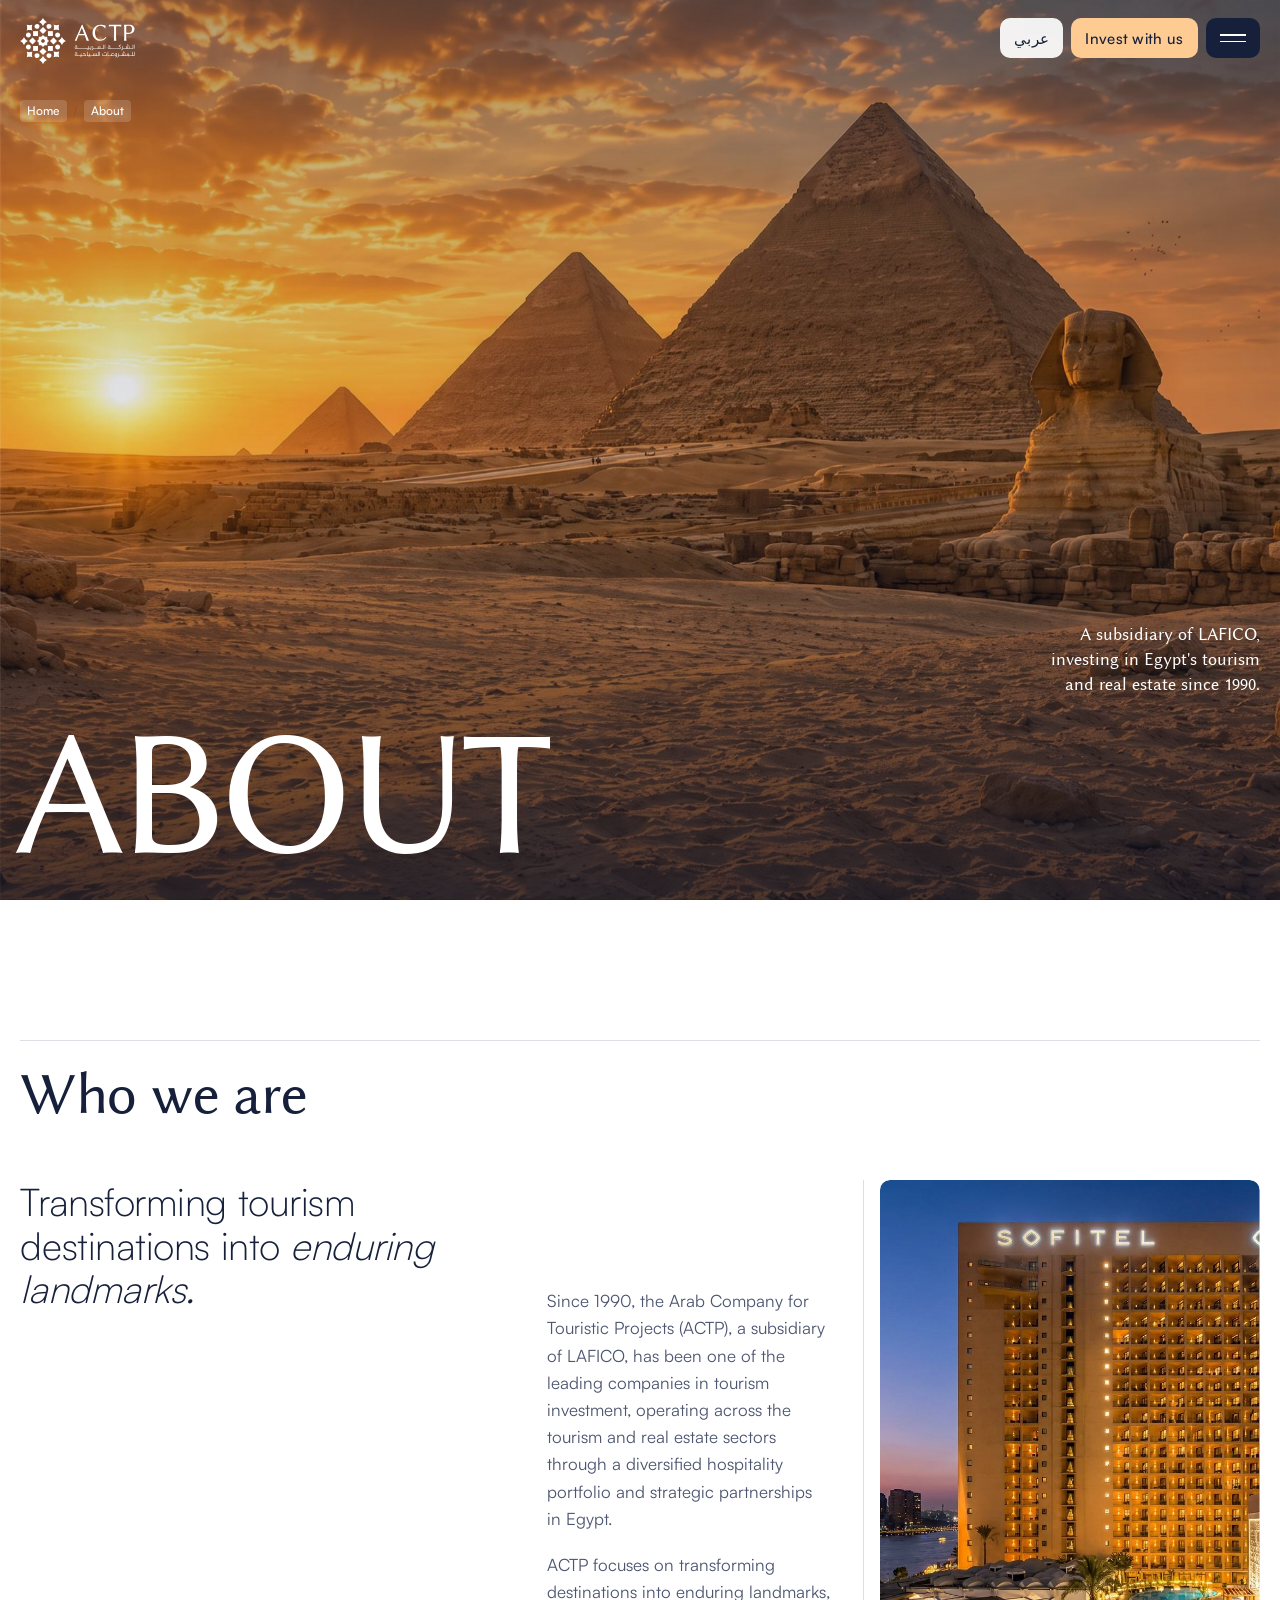
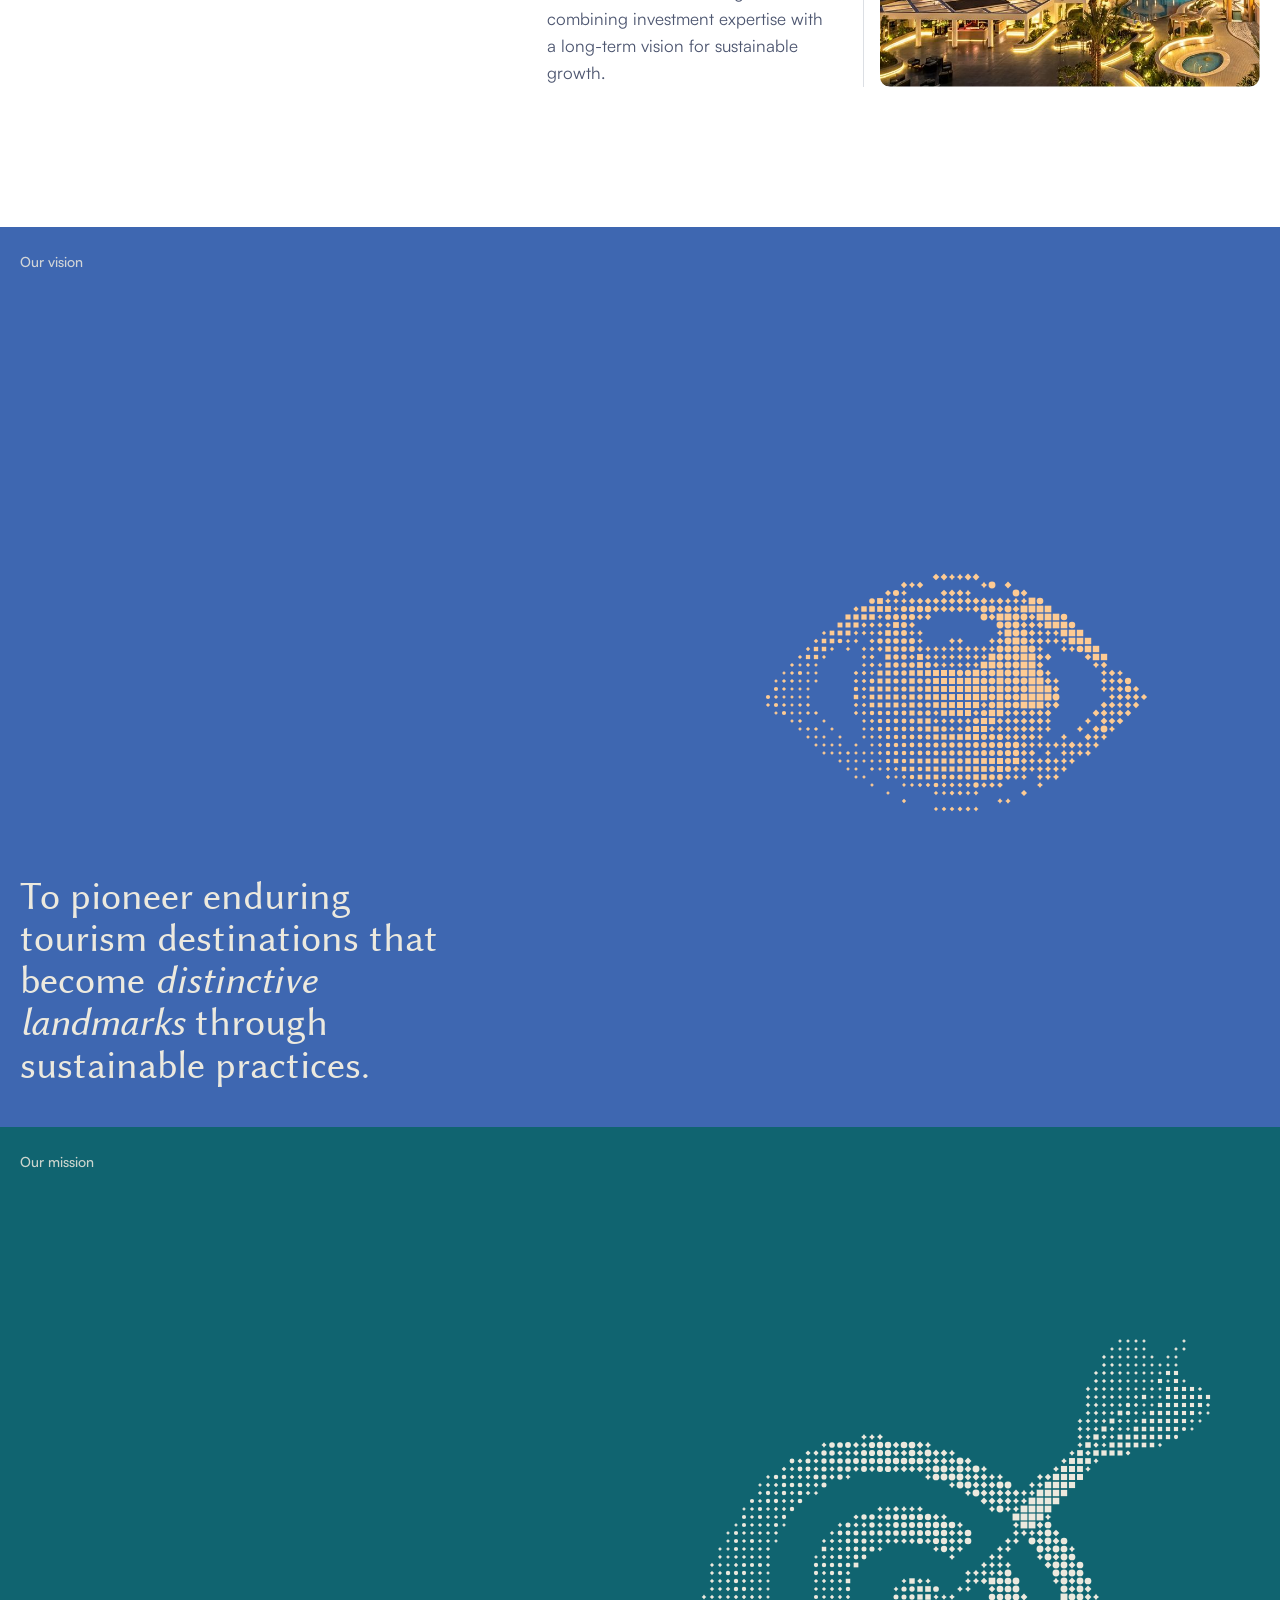
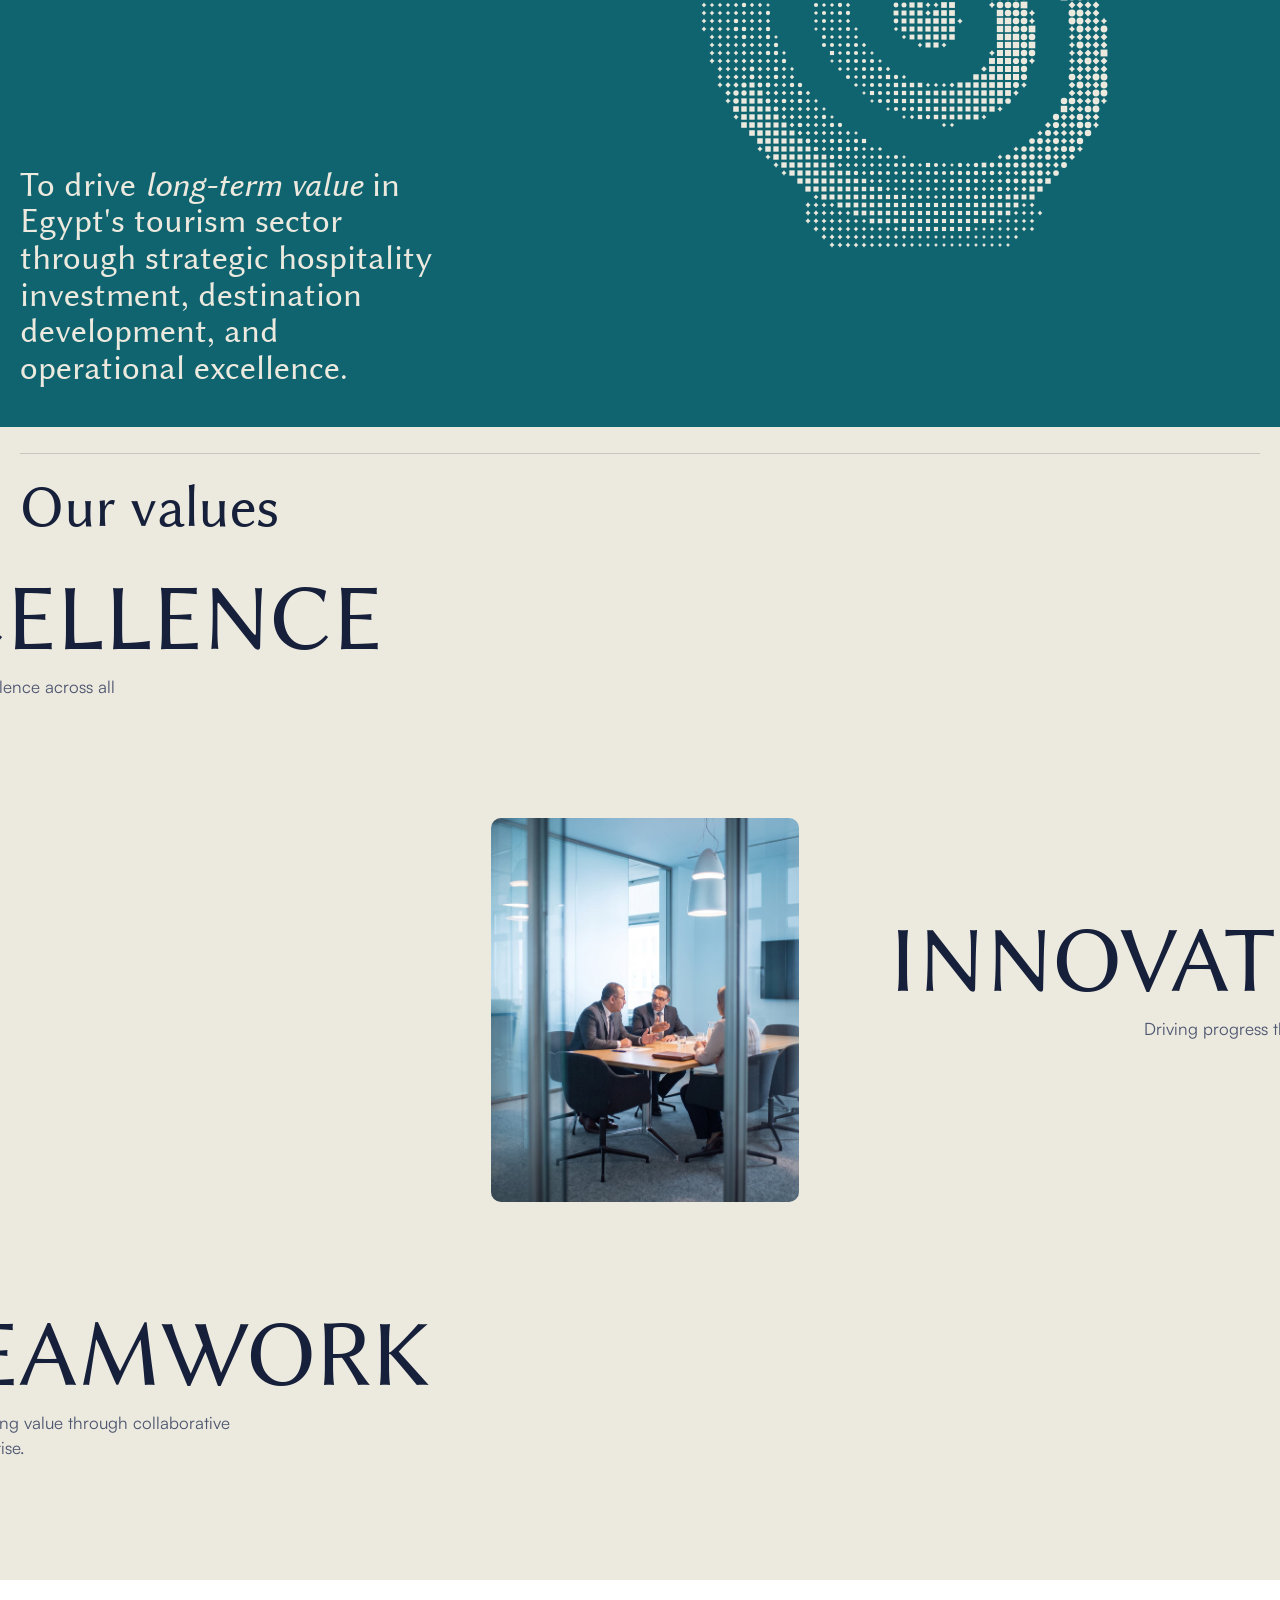
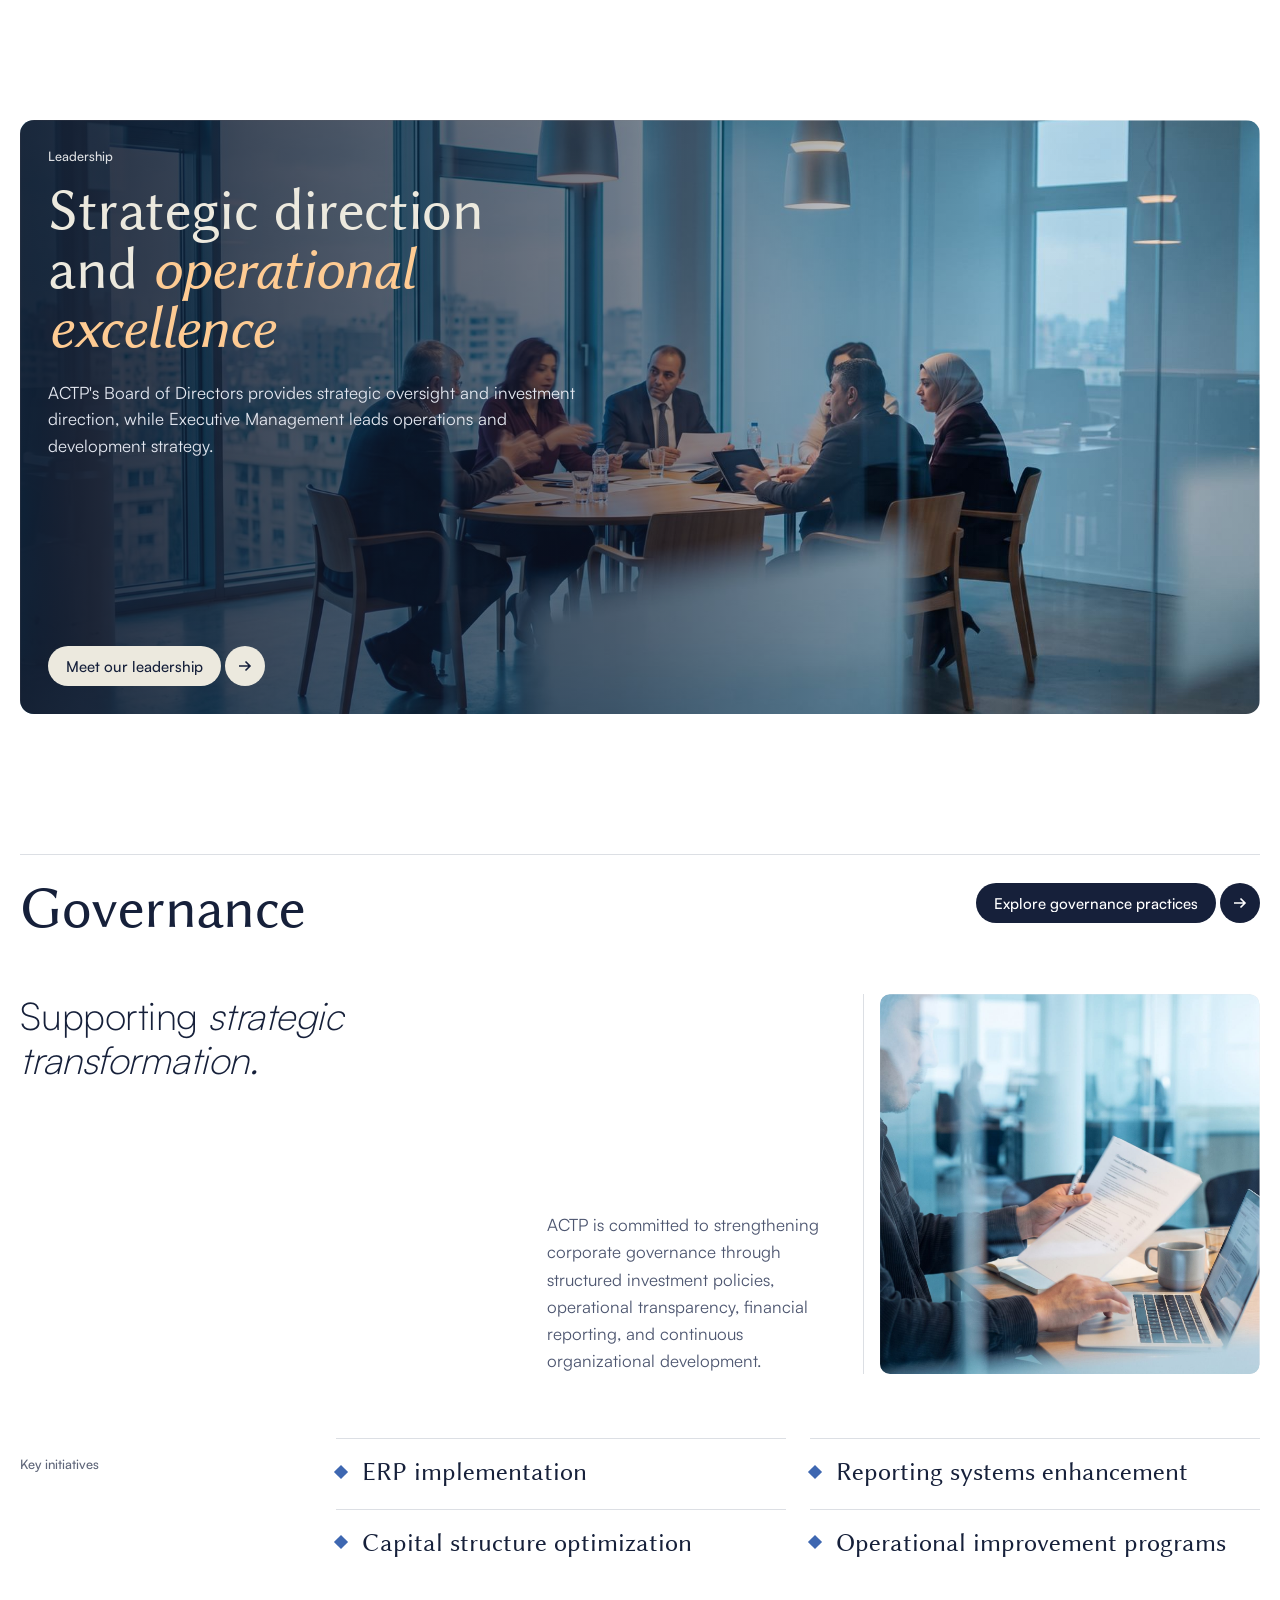
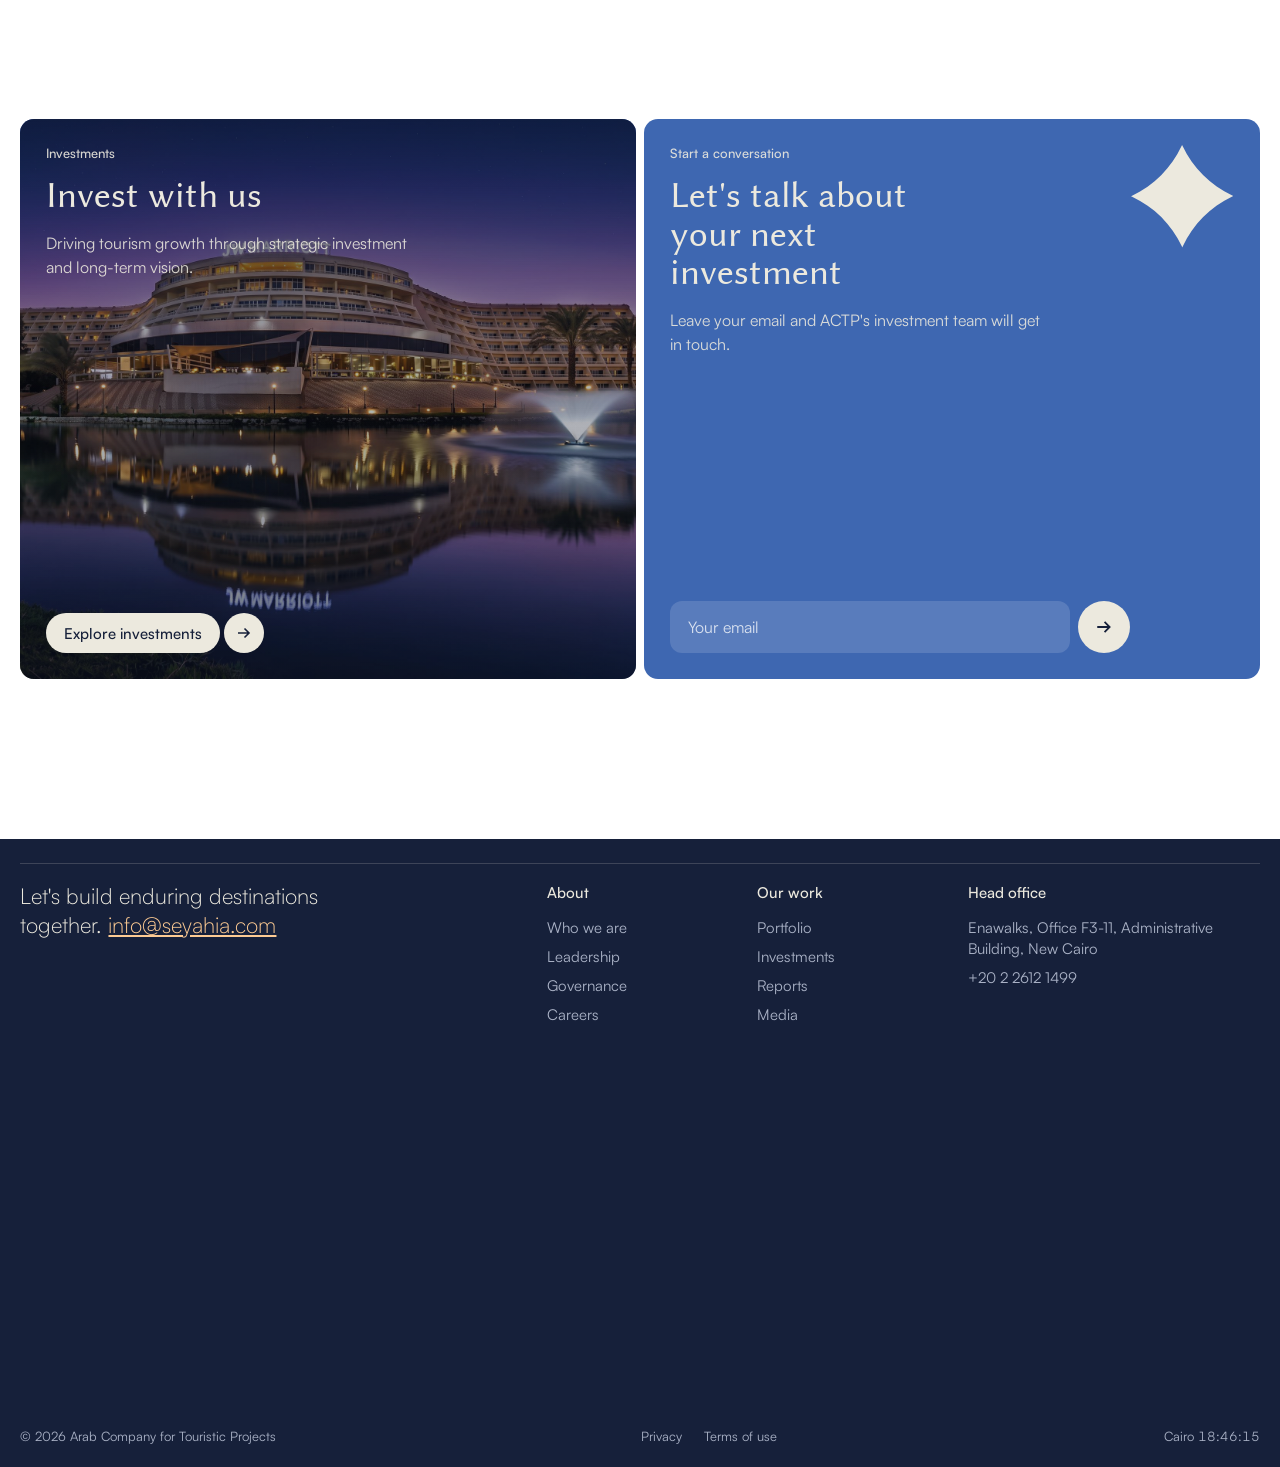
<file: about.html>
<!doctype html>
<html lang="en">
<head>
<meta charset="utf-8">
<meta name="viewport" content="width=device-width, initial-scale=1">
<title>About ACTP</title>
<meta name="description" content="Who ACTP is: a LAFICO subsidiary investing in Egypt's tourism since 1990. Vision, mission, values, leadership and governance.">
<link rel="stylesheet" href="assets/actp.css?v=30">
<link rel="stylesheet" href="assets/motion.css?v=30">
<link rel="stylesheet" href="assets/v3.css?v=30">
<style>
  .who, .lead, .gov, .closing { margin-top: 140px; }
  .vmstack { margin-top: 140px; }
  /* who we are and governance: statement, paragraph, photo */
  .who .r1, .gov .g1 { margin-top: 56px; align-items: start; }
  .who .r1 .q, .gov .g1 .q { grid-column: 1 / 6; }
  .who .r1 .b, .gov .g1 .b { grid-column: 6 / 9; align-self: end; padding-right: 8px; }
  .who .r1 .p, .gov .g1 .p { grid-column: 9 / -1; padding-left: 16px; }
  .who .r1 .p .ph { aspect-ratio: 3 / 4; } .gov .g1 .p .ph { aspect-ratio: 1 / 1; }
  .hl { font-style: italic; }
  /* longer statements in the colour bands */
  .cband .say { font-size: clamp(32px, 3.1vw, 52px); max-width: 22ch; }
  #mission .say { font-size: clamp(30px, 2.7vw, 46px); max-width: 26ch; }

  /* leadership band */
  .band { position: relative; border-radius: 14px; overflow: hidden; min-height: clamp(480px, 66vh, 620px); color: var(--white); display: grid; }
  .band .ph { position: absolute; inset: 0; border-radius: 0; }
  .band::after { content: ""; position: absolute; inset: 0; background: linear-gradient(90deg, rgba(14, 20, 38, .88) 0%, rgba(14, 20, 38, .55) 48%, rgba(14, 20, 38, .05) 82%); pointer-events: none; }
  .band .txt { position: relative; z-index: 1; padding: 28px; display: flex; flex-direction: column; max-width: 720px; }
  .band .t-small { opacity: .85; }
  .band h2 { margin-top: 16px; max-width: 18ch; color: var(--off-white); }
  .band h2 .hl { color: var(--mellow); }
  .band .one { margin: 22px 0 28px; max-width: 46ch; font: 400 17px/1.55 var(--sans); color: #e3e7f0; }
  .band .pill { margin-top: auto; align-self: start; }

  /* governance initiatives */
  .inits { margin-top: 64px; display: grid; grid-template-columns: repeat(12, minmax(0, 1fr)); column-gap: var(--col); }
  .inits .t-small { grid-column: 1 / 4; color: var(--ink-3); padding-top: 18px; }
  .inits ul { grid-column: 4 / -1; display: grid; grid-template-columns: 1fr 1fr; column-gap: var(--col); }
  .inits li { display: flex; gap: 16px; align-items: center; padding: 18px 0 22px; border-top: 1px solid var(--line); }
  .inits li .dot { flex: none; width: 10px; height: 10px; background: var(--royal); transform: rotate(45deg); }
  .inits li b { font: 400 clamp(24px, 2vw, 32px)/1.15 var(--serif); }

  @media (max-width: 900px) {
    .who, .values, .lead, .gov, .closing, .cband.royal { margin-top: 88px; }
    .who .r1 .b, .who .r1 .p, .gov .g1 .b, .gov .g1 .p { padding-left: 0; margin-top: 24px; }
    .inits .t-small, .inits ul { grid-column: 1 / -1; } .inits ul { grid-template-columns: 1fr; }
  }

  /* vision is held while mission slides over it */
  .vmstack { position: relative; }
  .vmstack .cband { min-height: 100svh; display: flex; flex-direction: column; }
  .vmstack .cband > .wrap { flex: 1; display: flex; flex-direction: column; }
  .vmstack .cband .inner { flex: 1; min-height: 0; }
  #vision { position: sticky; top: 0; z-index: 1; }
  #mission { position: relative; z-index: 2; }

  /* values: giant words around a photograph, drawn in as you scroll */
  .vwords { margin-top: 0; background: var(--off-white); padding: 26px 0 120px; overflow: hidden; }
  .vwords .sh { border-color: rgba(41, 57, 89, .2); }
  .vwords .stage { position: relative; height: clamp(720px, 100vh, 940px); margin-top: 24px; }
  .vphoto { position: absolute; left: 38%; top: 50%; width: min(24vw, 360px); aspect-ratio: 4 / 5; transform: translateY(-50%); }
  .vphoto img { transform: scale(var(--ps, 1.12)); }
  .vw { position: absolute; z-index: 2; transform: translateX(var(--tx, 0)); will-change: transform; }
  .vw h3 { font: 400 clamp(64px, 7.4vw, 136px)/.86 var(--serif); letter-spacing: -.01em; text-transform: uppercase; white-space: nowrap; }
  .vw p { display: flex; gap: 12px; align-items: center; margin-top: 16px; max-width: 30ch; font: 400 17px/1.45 var(--sans); color: var(--ink-2); }
  .vw .ico { flex: none; width: 26px; height: 26px; color: var(--royal); }
  .vw .ico svg { width: 100%; height: 100%; }
  .vw.w1 { left: 0; top: 2%; }
  .vw.w2 { right: 0; top: 40%; text-align: right; } .vw.w2 p { margin-left: auto; flex-direction: row-reverse; }
  .vw.w3 { left: 6%; bottom: 0; }

  /* the conversation card */
  .talk .field { margin-top: auto; display: flex; gap: 8px; max-width: 460px; }
  .talk input { flex: 1; min-width: 0; height: 52px; padding: 0 18px; border: 0; border-radius: 12px; background: rgba(255, 255, 255, .14); color: var(--white); font: 400 16px var(--sans); }
  .talk input::placeholder { color: rgba(255, 255, 255, .78); }
  .talk input:focus-visible { outline: 3px solid var(--sandy); outline-offset: 2px; }
  .talk button { all: unset; cursor: pointer; display: grid; place-items: center; width: 52px; height: 52px; border-radius: 50%; background: var(--off-white); color: var(--ink); transition: transform .6s var(--e-out); }
  .talk button:hover { transform: rotate(-45deg); }
  .talk button:focus-visible { outline: 3px solid var(--sandy); outline-offset: 2px; }
  .talk button svg { width: 18px; height: 18px; }
  .talk .thanks { display: none; margin-top: 12px; font: 500 15px var(--sans); }
  .talk.sent .thanks { display: block; } .talk.sent .field { opacity: .5; pointer-events: none; }

  @media (max-width: 900px) {
    .vmstack { margin-top: 88px; }
    #vision { position: relative; }
    .vmstack .cband { min-height: 0; }
    .vwords .stage { height: auto; display: grid; gap: 36px; }
    .vwords .stage .vphoto, .vwords .stage .vw { position: relative; inset: auto; transform: none; }
    .vphoto { width: 100%; }
    .vw h3 { font-size: 13vw; } .vw.w2 { text-align: left; } .vw.w2 p { margin-left: 0; flex-direction: row; }
  }

</style>
</head>
<body class="v3">
<a class="skip" href="#main">Skip to content</a>

<header class="top"><a href="index.html" aria-label="ACTP home"><img class="logo logo--light" src="assets/img/logo.svg" alt="ACTP, Arab Company for Touristic Projects"></a></header>
<div class="dock">
  <a class="lang" href="#" lang="ar">عربي</a>
  <a class="cta" href="investment.html">Invest with us</a>
  <button class="menu-btn" type="button" aria-expanded="false" aria-controls="menu"><span class="sr-only">Open menu</span><i></i></button>
</div>
<div class="menu3" id="menu" aria-hidden="true" data-open="false" role="dialog" aria-label="Menu">
  <div class="mt"><img class="logo" src="assets/img/logo.svg" alt="ACTP"><button class="close" type="button" aria-label="Close menu"><svg viewBox="0 0 20 20" aria-hidden="true"><path d="M4 4l12 12M16 4 4 16" fill="none" stroke="currentColor" stroke-width="1.6"/></svg></button></div>
  <nav>
    <a href="index.html"><span>Home</span></a>
    <div class="grp"><a href="about.html"><span>About</span></a><div class="subs"><div><a href="leadership.html">Leadership</a><a href="governance.html">Governance</a></div></div></div>
    <div class="grp"><a href="portfolio.html"><span>Our portfolio</span></a><div class="subs"><div><a href="owned.html">Owned assets</a><a href="partnerships.html">Strategic partnerships</a></div></div></div>
    <div class="grp"><a href="investment.html"><span>Investments</span></a><div class="subs"><div><a href="reports.html">Reports</a></div></div></div>
    <a href="media.html"><span>Media</span></a>
    <a href="contact.html"><span>Contact</span></a>
  </nav>
  <figure><img src="assets/mosaic/egypt.svg" alt="Egypt, drawn in the four shapes of the ACTP mark, with ACTP's destinations marked"></figure>
  <div class="mf"><span>Enawalks, Office F3-11, New Cairo</span><span class="clock">Cairo</span></div>
</div>


<main id="main">
  <!-- ===== Identity header ===== -->
  <section class="idhero">
    <img src="assets/img3/pyramids.jpg" alt="The pyramids of Giza at sunset">
    <div class="crumbs"><a class="idx" href="index.html">Home</a><i></i><span class="idx">About</span></div>
    <div class="in">
      <h1 data-fit><span class="w2"><span>About</span></span></h1>
      <p class="line">A subsidiary of LAFICO, investing in Egypt's tourism and real estate since 1990.</p>
    </div>
  </section>

  <!-- ===== Who we are ===== -->
  <section class="who wrap" id="who">
    <header class="sh"><h2 class="t-h2" data-split>Who we are</h2></header>
    <div class="grid r1">
      <p class="q t-state" data-split>Transforming tourism destinations into <em class="hl">enduring landmarks.</em></p>
      <div class="b t-body t-indent" data-fade style="--d:.15s">
        <p>Since 1990, the Arab Company for Touristic Projects (ACTP), a subsidiary of LAFICO, has been one of the leading companies in tourism investment, operating across the tourism and real estate sectors through a diversified hospitality portfolio and strategic partnerships in Egypt.</p>
        <p>ACTP focuses on transforming destinations into enduring landmarks, combining investment expertise with a long-term vision for sustainable growth.</p>
      </div>
      <div class="p rule-v"><figure class="ph" data-wipe><img src="assets/img3/sofitel.jpg" alt="Sofitel Cairo Downtown Nile at dusk" loading="lazy"></figure></div>
    </div>
  </section>

  <!-- ===== Vision and mission: two colour bands, each with a live drawing ===== -->
  <div class="vmstack">
  <section class="cband royal" id="vision" aria-label="Our vision">
    <div class="wrap"><div class="inner" id="visionBand">
      <div class="txt">
        <span class="lab">Our vision</span>
        <p class="say" data-split>To pioneer enduring tourism destinations that become <em>distinctive landmarks</em> through sustainable practices.</p>
      </div>
      <div class="art"><canvas id="eyeArt" role="img" aria-label="An eye, drawn in the four shapes of the ACTP mark"></canvas></div>
    </div></div>
  </section>
  <section class="cband teal" id="mission" aria-label="Our mission">
    <div class="wrap"><div class="inner" id="missionBand">
      <div class="txt">
        <span class="lab">Our mission</span>
        <p class="say" data-split>To drive <em>long-term value</em> in Egypt's tourism sector through strategic hospitality investment, destination development, and operational excellence.</p>
      </div>
      <div class="art"><canvas id="targetArt" role="img" aria-label="A dart in a target, drawn in the four shapes of the ACTP mark"></canvas></div>
    </div></div>
  </section>
  </div>

  <!-- ===== Values: the three words, set huge around a photograph ===== -->
  <section class="vwords" id="values">
    <div class="wrap">
      <header class="sh"><h2 class="t-h2" data-split>Our values</h2></header>
      <div class="stage" id="vstage">
        <figure class="ph vphoto" id="vphoto"><img src="assets/img3/people-a.jpg" alt="ACTP colleagues working together in a meeting room" loading="lazy" style="object-position:50% 55%"></figure>
        <div class="vw w1" data-dir="-1"><h3>Excellence</h3><p><span class="ico" id="i1"></span>Delivering excellence across all operations.</p></div>
        <div class="vw w2" data-dir="1"><h3>Innovation</h3><p><span class="ico" id="i2"></span>Driving progress through effective solutions.</p></div>
        <div class="vw w3" data-dir="-1"><h3>Teamwork</h3><p><span class="ico" id="i3"></span>Creating value through collaborative expertise.</p></div>
      </div>
    </div>
  </section>

  <!-- ===== Leadership band ===== -->
  <section class="lead wrap" id="lead">
    <div class="band">
      <figure class="ph" data-wipe><img src="assets/img3/meeting-wide.jpg" alt="ACTP's leadership in a meeting" loading="lazy"></figure>
      <div class="txt">
        <span class="t-small">Leadership</span>
        <h2 class="t-h2" data-split>Strategic direction and <em class="hl">operational excellence</em></h2>
        <p class="one">ACTP's Board of Directors provides strategic oversight and investment direction, while Executive Management leads operations and development strategy.</p>
        <a class="pill light" href="leadership.html"><span><span class="roll"><span>Meet our leadership</span><span>Meet our leadership</span></span></span><b><svg viewBox="0 0 16 16" aria-hidden="true"><path d="M2 8h11M8.5 3.5 13 8l-4.5 4.5" fill="none" stroke="currentColor" stroke-width="1.6"/></svg></b></a>
      </div>
    </div>
  </section>

  <!-- ===== Governance ===== -->
  <section class="gov wrap" id="gov">
    <header class="sh"><h2 class="t-h2" data-split>Governance</h2>
      <div class="side"><a class="pill" href="governance.html"><span><span class="roll"><span>Explore governance practices</span><span>Explore governance practices</span></span></span><b><svg viewBox="0 0 16 16" aria-hidden="true"><path d="M2 8h11M8.5 3.5 13 8l-4.5 4.5" fill="none" stroke="currentColor" stroke-width="1.6"/></svg></b></a></div></header>
    <div class="grid g1">
      <p class="q t-state" data-split>Supporting <em class="hl">strategic transformation.</em></p>
      <p class="b t-body t-indent" data-fade>ACTP is committed to strengthening corporate governance through structured investment policies, operational transparency, financial reporting, and continuous organizational development.</p>
      <div class="p rule-v"><figure class="ph" data-wipe><img src="assets/img3/finance-hand.jpg" alt="A financial report under review" loading="lazy" style="object-position:50% 35%"></figure></div>
    </div>
    <div class="inits">
      <p class="t-small">Key initiatives</p>
      <ul>
        <li data-fade><span class="dot" aria-hidden="true"></span><b>ERP implementation</b></li>
        <li data-fade style="--d:.08s"><span class="dot" aria-hidden="true"></span><b>Reporting systems enhancement</b></li>
        <li data-fade style="--d:.16s"><span class="dot" aria-hidden="true"></span><b>Capital structure optimization</b></li>
        <li data-fade style="--d:.24s"><span class="dot" aria-hidden="true"></span><b>Operational improvement programs</b></li>
      </ul>
    </div>
  </section>

  <!-- ===== Two closing cards ===== -->
  <section class="closing wrap" id="contact">
    <div class="pair">
      <a class="pcard photo" href="investment.html">
        <img src="assets/img3/jw.jpg" alt="" loading="lazy">
        <span class="t-small">Investments</span>
        <h2>Invest with us</h2>
        <p>Driving tourism growth through strategic investment and long-term vision.</p>
        <span class="pill light"><span><span class="roll"><span>Explore investments</span><span>Explore investments</span></span></span><b><svg viewBox="0 0 16 16" aria-hidden="true"><path d="M2 8h11M8.5 3.5 13 8l-4.5 4.5" fill="none" stroke="currentColor" stroke-width="1.6"/></svg></b></span>
      </a>
      <form class="pcard royal talk" action="#" onsubmit="event.preventDefault(); this.classList.add('sent');">
        <span class="mark" id="mark"></span>
        <span class="t-small">Start a conversation</span>
        <h2>Let's talk about your next investment</h2>
        <p>Leave your email and ACTP's investment team will get in touch.</p>
        <label class="sr-only" for="talkEmail">Your email</label>
        <div class="field"><input id="talkEmail" type="email" placeholder="Your email" autocomplete="email" required><button type="submit" aria-label="Send"><svg viewBox="0 0 16 16" aria-hidden="true"><path d="M2 8h11M8.5 3.5 13 8l-4.5 4.5" fill="none" stroke="currentColor" stroke-width="1.6"/></svg></button></div>
        <span class="thanks" aria-live="polite">Thank you. The team will be in touch.</span>
      </form>
    </div>
  </section>
</main>

<footer class="foot3 on-dark">
  <div class="fl">
    <p class="say">Let's build enduring destinations together. <a href="mailto:info@seyahia.com">info@seyahia.com</a></p>
    <nav class="n1" aria-label="About"><b>About</b><a href="about.html">Who we are</a><a href="leadership.html">Leadership</a><a href="governance.html">Governance</a><a href="#">Careers</a></nav>
    <nav class="n2" aria-label="Work"><b>Our work</b><a href="portfolio.html">Portfolio</a><a href="investment.html">Investments</a><a href="reports.html">Reports</a><a href="media.html">Media</a></nav>
    <nav class="n3" aria-label="Contact"><b>Head office</b><a href="#">Enawalks, Office F3-11, Administrative Building, New Cairo</a><a href="tel:+20226121499">+20 2 2612 1499</a></nav>
  </div>
  <div class="lettering" id="footBox"><canvas id="footWord" role="img" aria-label="ACTP, drawn in the four shapes of the mark"></canvas></div>
  <div class="legal"><span>© 2026 Arab Company for Touristic Projects</span><span><a href="#">Privacy</a><a href="#">Terms of use</a></span><span class="clock">Cairo</span></div>
</footer>


<script src="assets/mosaic.js?v=30"></script>
<script src="assets/samples-art.js?v=30"></script>
<script src="assets/samples3.js?v=30"></script>
<script src="assets/v3.js?v=30"></script>
<script>
(async () => {
  const A = window.ACTP3, { shapeSVG } = window.ACTP;
  A.init();
  // vision and mission: live drawings that part under the pointer, the same treatment as the ACTP letters
  A.art(document.getElementById("eyeArt"), "assets/art/eye.jpg", { cell: (w) => Math.max(6, Math.round(w / 74)), fg: "#fecb93", scale: .86, pad: .08, interact: "swell", radius: .16, hot: "#ece9de", idle: true, pointerTarget: document.getElementById("visionBand") });
  A.art(document.getElementById("targetArt"), "assets/art/target.jpg", { cell: (w) => Math.max(6, Math.round(w / 74)), fg: "#ece9de", scale: .86, pad: .08, interact: "swell", radius: .16, hot: "#fecb93", idle: true, pointerTarget: document.getElementById("missionBand") });
  // value figures: one shape for excellence, the astroid for innovation, all four shapes together for teamwork
  const inner = (k) => shapeSVG(k).replace(/<\/?svg[^>]*>/g, "");
  document.getElementById("i1").innerHTML = shapeSVG("diamond");
  document.getElementById("i2").innerHTML = shapeSVG("astroid");
  document.getElementById("i3").innerHTML = `<svg viewBox="0 0 21 21" aria-hidden="true"><g>${inner("square")}</g><g transform="translate(11 0)">${inner("circle")}</g><g transform="translate(0 11)">${inner("diamond")}</g><g transform="translate(11 11) scale(${10 / 360.2189632})">${inner("astroid")}</g></svg>`;
  document.getElementById("mark").innerHTML = shapeSVG("astroid");
  // values: the words travel in from either side and settle around the photograph as the section scrolls by
  const stage = document.getElementById("vstage"), words = [...stage.querySelectorAll(".vw")], photo = document.getElementById("vphoto");
  const tick = () => {
    if (innerWidth <= 900 || A.reduce) { words.forEach((w) => w.style.removeProperty("--tx")); return; }
    const r = stage.getBoundingClientRect(), k = Math.min(1, Math.max(0, (innerHeight - r.top) / (innerHeight + r.height * .45)));
    const e = 1 - Math.pow(1 - k, 3);
    words.forEach((w) => w.style.setProperty("--tx", `${(1 - e) * 14 * +w.dataset.dir}vw`));
    photo.style.setProperty("--ps", 1.12 - e * .12);
  };
  addEventListener("scroll", tick, { passive: true }); addEventListener("resize", tick); tick();
  A.footerLetters(document.getElementById("footWord"), document.getElementById("footBox"));
})();
</script>
<script src="assets/motion.js?v=30"></script>

</body>
</html>
</file>
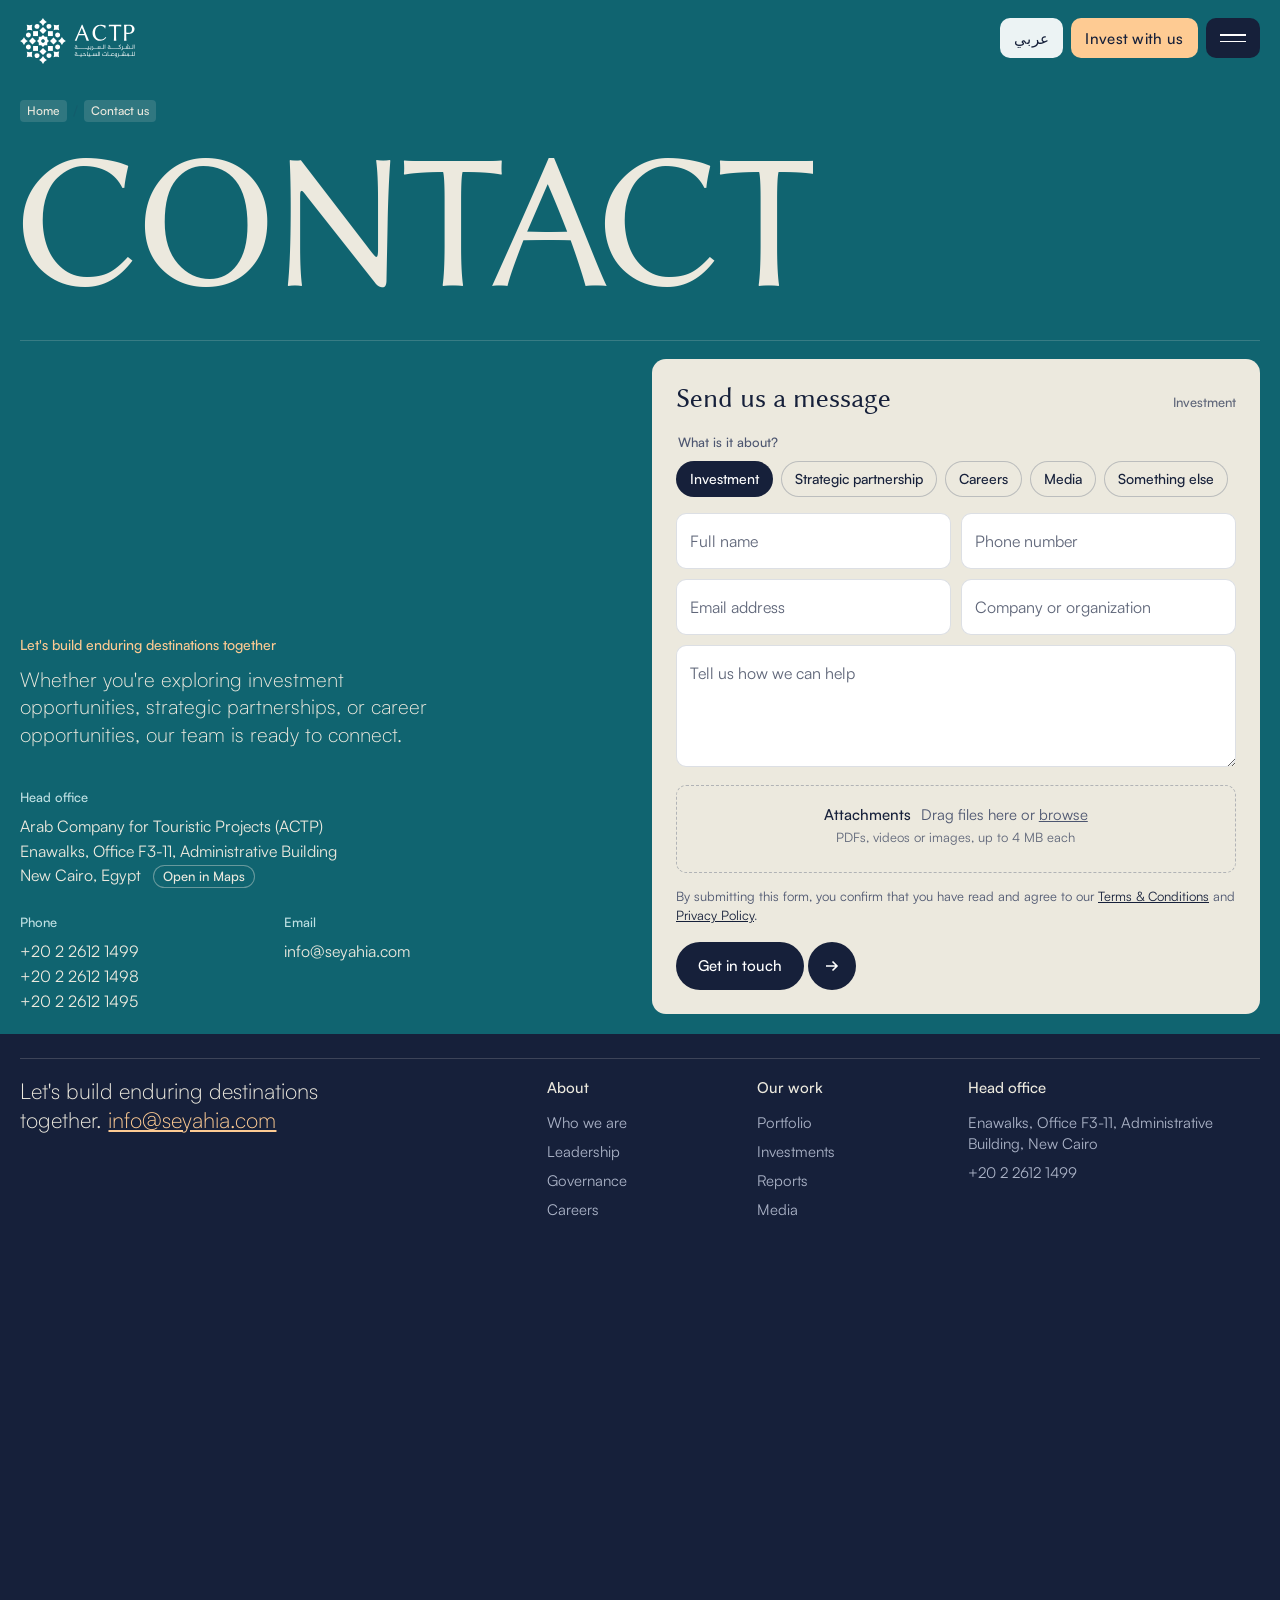
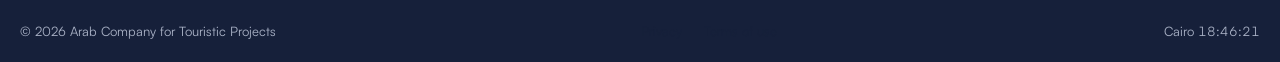
<file: contact.html>
<!doctype html>
<html lang="en">
<head>
<meta charset="utf-8">
<meta name="viewport" content="width=device-width, initial-scale=1">
<title>Contact ACTP</title>
<meta name="description" content="Contact ACTP about investment opportunities, strategic partnerships, careers or media enquiries.">
<link rel="stylesheet" href="assets/actp.css?v=30">
<link rel="stylesheet" href="assets/motion.css?v=30">
<link rel="stylesheet" href="assets/v3.css?v=30">
<style>
  /* one dark screen: details at the top left, the form on the right, the word huge at the bottom */
  .cpage { position: relative; min-height: 100svh; background: var(--teal); color: var(--off-white); padding: 100px var(--g) var(--g); display: flex; flex-direction: column; overflow: hidden; }
  .cpage .crumbs a, .cpage .crumbs span { color: var(--off-white); background: rgba(236, 233, 222, .14); text-decoration: none; }
  .cgrid { display: grid; grid-template-columns: repeat(12, minmax(0, 1fr)); column-gap: var(--col); align-items: end; margin-top: 28px; border-top: 1px solid var(--line-dark); padding-top: 18px; position: relative; z-index: 2; }
  .cleft { grid-column: 1 / 6; display: flex; flex-direction: column; justify-content: flex-end; }
  .intro { font: 300 clamp(20px, 1.6vw, 26px)/1.35 var(--sans); max-width: 30ch; }
  .intro .t-small { display: block; margin-bottom: 12px; color: var(--mellow); font: 500 14px var(--sans); }
  .det { display: grid; grid-template-columns: 1fr 1fr; gap: 26px 24px; margin: 40px 0 0; }
  .det div:first-child { grid-column: 1 / -1; }
  .det dt { font: 500 13px var(--sans); color: #bfe0e3; }
  .det dd { margin: 8px 0 0; font: 400 16px/1.55 var(--sans); }
  .det a { color: var(--off-white); text-decoration: none; } .det a:hover { color: var(--mellow); }
  .det .map { display: inline-flex; margin-left: 12px; padding: 3px 10px; border-radius: 999px; box-shadow: inset 0 0 0 1px rgba(236, 233, 222, .4); font: 500 13px var(--sans); }

  /* the form card */
  .cform { grid-column: 7 / -1; position: relative; align-self: start; padding: 24px; border-radius: 14px; background: var(--off-white); color: var(--ink); }
  .fhead { display: flex; justify-content: space-between; align-items: baseline; }
  .fhead h2 { font: 400 clamp(28px, 2.2vw, 36px)/1.1 var(--serif); }
  .fhead span { font: 500 13px var(--sans); color: var(--ink-3); }
  .types { border: 0; padding: 0; margin: 20px 0 6px; }
  .types legend { font: 500 13px var(--sans); color: var(--ink-2); margin-bottom: 10px; }
  .chips { display: flex; flex-wrap: wrap; gap: 8px; }
  .chips input { position: absolute; opacity: 0; pointer-events: none; }
  .chips span { display: inline-flex; padding: 9px 14px; border-radius: 999px; box-shadow: inset 0 0 0 1px rgba(41, 57, 89, .25); font: 500 14px var(--sans); cursor: pointer; transition: background .3s, color .3s; }
  .chips input:checked + span { background: var(--ink); color: var(--white); box-shadow: none; }
  .chips input:focus-visible + span { outline: 3px solid var(--sandy); outline-offset: 2px; }
  .row2 { display: grid; grid-template-columns: 1fr 1fr; gap: 10px; }
  .fld { position: relative; margin-top: 10px; }
  .fld input, .fld textarea { width: 100%; box-sizing: border-box; padding: 24px 14px 10px; border: 0; border-radius: 10px; background: var(--white); box-shadow: inset 0 0 0 1px rgba(41, 57, 89, .16); font: 400 16px var(--sans); color: var(--ink); resize: vertical; transition: box-shadow .3s; }
  .fld input:focus, .fld textarea:focus { outline: none; box-shadow: inset 0 0 0 2px var(--royal); }
  .fld label { position: absolute; left: 14px; top: 17px; font: 400 16px var(--sans); color: var(--ink-3); pointer-events: none; transform-origin: left top; transition: transform .3s var(--e-out), color .3s; }
  .fld input:focus + label, .fld input:not(:placeholder-shown) + label, .fld textarea:focus + label, .fld textarea:not(:placeholder-shown) + label { transform: translateY(-10px) scale(.76); color: var(--royal); }
  .fld.bad input, .fld.bad textarea { box-shadow: inset 0 0 0 2px #b4442c; }
  .drop { display: block; margin-top: 10px; padding: 18px; border-radius: 10px; border: 1.5px dashed rgba(41, 57, 89, .3); text-align: center; cursor: pointer; transition: background .3s, border-color .3s; }
  .drop.over { background: rgba(62, 103, 177, .08); border-color: var(--royal); }
  .drop input { position: absolute; opacity: 0; width: 1px; height: 1px; }
  .drop:focus-within { outline: 3px solid var(--sandy); outline-offset: 2px; }
  .dz { display: block; font: 400 15px var(--sans); color: var(--ink-2); }
  .dz b { font-weight: 500; color: var(--ink); margin-right: 6px; }
  .dz small { display: block; margin-top: 4px; font: 400 13px var(--sans); color: var(--ink-3); }
  .files { display: flex; flex-wrap: wrap; justify-content: center; gap: 6px; margin-top: 8px; }
  .files span { padding: 4px 10px; border-radius: 999px; background: var(--white); font: 500 12px var(--sans); }
  .legal { margin-top: 14px; font: 400 13px/1.5 var(--sans); color: var(--ink-2); }
  .legal a { color: var(--ink); }
  .send { display: flex; align-items: center; gap: 16px; margin-top: 16px; }
  .send button.pill { all: unset; cursor: pointer; display: inline-flex; align-items: center; gap: 4px; font: 500 15px/1 var(--sans); }
  .send button.pill > span { display: inline-flex; align-items: center; height: 48px; padding: 0 22px; border-radius: 999px; background: var(--ink); color: var(--white); transition: background .4s; }
  .send button.pill > b { display: grid; place-items: center; width: 48px; height: 48px; border-radius: 50%; background: var(--ink); color: var(--white); transition: transform .6s var(--e-out), background .4s; }
  .send button.pill > b svg { width: 16px; height: 16px; }
  .send button.pill:hover > span, .send button.pill:hover > b { background: var(--royal); }
  .send button.pill:hover > b { transform: rotate(-45deg); }
  .send button.pill:focus-visible { outline: 3px solid var(--sandy); outline-offset: 3px; border-radius: 999px; }
  .err { font: 500 14px var(--sans); color: #b4442c; }
  .done { position: absolute; inset: 0; display: none; flex-direction: column; justify-content: center; align-items: start; padding: 32px; border-radius: 14px; background: var(--off-white); }
  .done h2 { font: 400 clamp(40px, 3.6vw, 60px)/1 var(--serif); }
  .done p { margin-top: 14px; max-width: 34ch; font: 400 17px/1.5 var(--sans); color: var(--ink-2); }
  .cform.sent .done { display: flex; }

  .cword { position: relative; z-index: 1; margin-top: 26px; font: 400 clamp(90px, 15vw, 280px)/.78 var(--serif); text-transform: uppercase; white-space: nowrap; margin-left: -.04em; margin-bottom: -.03em; }
  .cword .w2 { display: inline-block; overflow: hidden; padding-bottom: .04em; }
  .cword .w2 > span { display: inline-block; animation: phUp 1.3s var(--e-out) .2s both; }
  .foot3.on-dark { margin-top: 0; }

  @media (max-width: 900px) {
    .cgrid { grid-template-columns: 1fr; row-gap: 32px; } .cleft, .cform { grid-column: 1; }
    .det { grid-template-columns: 1fr; }
    .row2 { grid-template-columns: 1fr; gap: 0; }
    .cform { padding: 18px; }
  }

</style>
</head>
<body class="v3">
<a class="skip" href="#main">Skip to content</a>

<header class="top"><a href="index.html" aria-label="ACTP home"><img class="logo logo--light" src="assets/img/logo.svg" alt="ACTP, Arab Company for Touristic Projects"></a></header>
<div class="dock">
  <a class="lang" href="#" lang="ar">عربي</a>
  <a class="cta" href="investment.html">Invest with us</a>
  <button class="menu-btn" type="button" aria-expanded="false" aria-controls="menu"><span class="sr-only">Open menu</span><i></i></button>
</div>
<div class="menu3" id="menu" aria-hidden="true" data-open="false" role="dialog" aria-label="Menu">
  <div class="mt"><img class="logo" src="assets/img/logo.svg" alt="ACTP"><button class="close" type="button" aria-label="Close menu"><svg viewBox="0 0 20 20" aria-hidden="true"><path d="M4 4l12 12M16 4 4 16" fill="none" stroke="currentColor" stroke-width="1.6"/></svg></button></div>
  <nav>
    <a href="index.html"><span>Home</span></a>
    <div class="grp"><a href="about.html"><span>About</span></a><div class="subs"><div><a href="leadership.html">Leadership</a><a href="governance.html">Governance</a></div></div></div>
    <div class="grp"><a href="portfolio.html"><span>Our portfolio</span></a><div class="subs"><div><a href="owned.html">Owned assets</a><a href="partnerships.html">Strategic partnerships</a></div></div></div>
    <div class="grp"><a href="investment.html"><span>Investments</span></a><div class="subs"><div><a href="reports.html">Reports</a></div></div></div>
    <a href="media.html"><span>Media</span></a>
    <a href="contact.html"><span>Contact</span></a>
  </nav>
  <figure><img src="assets/mosaic/egypt.svg" alt="Egypt, drawn in the four shapes of the ACTP mark, with ACTP's destinations marked"></figure>
  <div class="mf"><span>Enawalks, Office F3-11, New Cairo</span><span class="clock">Cairo</span></div>
</div>


<main id="main">
  <!-- ===== Contact, after Aker: one screen, the word huge at the top, details and form side by side, bottoms aligned ===== -->
  <section class="cpage on-dark">
    <div class="crumbs"><a class="idx" href="index.html">Home</a><i></i><span class="idx">Contact us</span></div>
    <h1 class="cword" data-fit><span class="w2"><span>Contact</span></span></h1>
    <div class="cgrid">
      <div class="cleft">
        <p class="intro"><span class="t-small">Let's build enduring destinations together</span>Whether you're exploring investment opportunities, strategic partnerships, or career opportunities, our team is ready to connect.</p>
        <dl class="det">
          <div><dt>Head office</dt><dd>Arab Company for Touristic Projects (ACTP)<br>Enawalks, Office F3-11, Administrative Building<br>New Cairo, Egypt<a class="map" href="https://www.google.com/maps/search/?api=1&amp;query=Enawalks+New+Cairo+Egypt" target="_blank" rel="noopener">Open in Maps</a></dd></div>
          <div><dt>Phone</dt><dd><a href="tel:+20226121499">+20 2 2612 1499</a><br><a href="tel:+20226121498">+20 2 2612 1498</a><br><a href="tel:+20226121495">+20 2 2612 1495</a></dd></div>
          <div><dt>Email</dt><dd><a href="mailto:info@seyahia.com">info@seyahia.com</a></dd></div>
        </dl>
      </div>

      <form class="cform" id="cform" action="#" novalidate>
        <div class="fhead"><h2>Send us a message</h2><span class="num" id="fStep">Inquiry</span></div>
        <fieldset class="types">
          <legend>What is it about?</legend>
          <div class="chips">
            <label><input type="radio" name="type" value="Investment" checked><span>Investment</span></label>
            <label><input type="radio" name="type" value="Partnership"><span>Strategic partnership</span></label>
            <label><input type="radio" name="type" value="Careers"><span>Careers</span></label>
            <label><input type="radio" name="type" value="Media"><span>Media</span></label>
            <label><input type="radio" name="type" value="Other"><span>Something else</span></label>
          </div>
        </fieldset>
        <div class="row2">
          <div class="fld"><input id="fName" name="name" autocomplete="name" placeholder=" " required><label for="fName">Full name</label></div>
          <div class="fld"><input id="fPhone" name="phone" type="tel" autocomplete="tel" placeholder=" "><label for="fPhone">Phone number</label></div>
        </div>
        <div class="row2">
          <div class="fld"><input id="fEmail" name="email" type="email" autocomplete="email" placeholder=" " required><label for="fEmail">Email address</label></div>
          <div class="fld"><input id="fOrg" name="org" autocomplete="organization" placeholder=" "><label for="fOrg">Company or organization</label></div>
        </div>
        <div class="fld"><textarea id="fMsg" name="message" rows="4" placeholder=" " required></textarea><label for="fMsg">Tell us how we can help</label></div>
        <label class="drop" id="drop" for="fFiles">
          <input id="fFiles" type="file" multiple accept=".pdf,image/*,video/*">
          <span class="dz"><b>Attachments</b> Drag files here or <u>browse</u><small>PDFs, videos or images, up to 4 MB each</small></span>
          <span class="files" id="fileList"></span>
        </label>
        <p class="legal">By submitting this form, you confirm that you have read and agree to our <a href="#">Terms &amp; Conditions</a> and <a href="#">Privacy Policy</a>.</p>
        <div class="send">
          <button class="pill warm" type="submit"><span><span class="roll"><span>Get in touch</span><span>Get in touch</span></span></span><b><svg viewBox="0 0 16 16" aria-hidden="true"><path d="M2 8h11M8.5 3.5 13 8l-4.5 4.5" fill="none" stroke="currentColor" stroke-width="1.6"/></svg></b></button>
          <span class="err" id="fErr" aria-live="polite"></span>
        </div>
        <div class="done" id="fDone" tabindex="-1"><h2>Thank you</h2><p>Your message has reached ACTP's team. We'll reply within two working days.</p></div>
      </form>
    </div>
  </section>
</main>

<footer class="foot3 on-dark">
  <div class="fl">
    <p class="say">Let's build enduring destinations together. <a href="mailto:info@seyahia.com">info@seyahia.com</a></p>
    <nav class="n1" aria-label="About"><b>About</b><a href="about.html">Who we are</a><a href="leadership.html">Leadership</a><a href="governance.html">Governance</a><a href="#">Careers</a></nav>
    <nav class="n2" aria-label="Work"><b>Our work</b><a href="portfolio.html">Portfolio</a><a href="investment.html">Investments</a><a href="reports.html">Reports</a><a href="media.html">Media</a></nav>
    <nav class="n3" aria-label="Contact"><b>Head office</b><a href="#">Enawalks, Office F3-11, Administrative Building, New Cairo</a><a href="tel:+20226121499">+20 2 2612 1499</a></nav>
  </div>
  <div class="lettering" id="footBox"><canvas id="footWord" role="img" aria-label="ACTP, drawn in the four shapes of the mark"></canvas></div>
  <div class="legal"><span>© 2026 Arab Company for Touristic Projects</span><span><a href="#">Privacy</a><a href="#">Terms of use</a></span><span class="clock">Cairo</span></div>
</footer>


<script src="assets/mosaic.js?v=30"></script>
<script src="assets/samples3.js?v=30"></script>
<script src="assets/v3.js?v=30"></script>
<script>
(async () => {
  const A = window.ACTP3;
  A.init();

  // inquiry type sets the form's label
  const step = document.getElementById("fStep");
  document.querySelectorAll('.chips input').forEach((r) => r.addEventListener("change", () => (step.textContent = r.value)));
  step.textContent = document.querySelector('.chips input:checked').value;

  // attachments: drag and drop, 4 MB limit per file
  const drop = document.getElementById("drop"), input = document.getElementById("fFiles"), list = document.getElementById("fileList"), err = document.getElementById("fErr");
  const show = (files) => {
    const ok = [...files].filter((f) => f.size <= 4 * 1024 * 1024), big = [...files].length - ok.length;
    list.innerHTML = ok.map((f) => `<span>${f.name}</span>`).join("");
    err.textContent = big ? `${big} file${big > 1 ? "s are" : " is"} over 4 MB and won't be sent.` : "";
  };
  input.addEventListener("change", () => show(input.files));
  ["dragenter", "dragover"].forEach((e) => drop.addEventListener(e, (ev) => { ev.preventDefault(); drop.classList.add("over"); }));
  ["dragleave", "drop"].forEach((e) => drop.addEventListener(e, (ev) => { ev.preventDefault(); drop.classList.remove("over"); }));
  drop.addEventListener("drop", (ev) => show(ev.dataTransfer.files));

  // validation and a thank-you state
  const form = document.getElementById("cform");
  form.addEventListener("submit", (e) => {
    e.preventDefault();
    const need = [["fName", (v) => v.trim().length > 1], ["fEmail", (v) => /\S+@\S+\.\S+/.test(v)], ["fMsg", (v) => v.trim().length > 4]];
    let first = null;
    need.forEach(([id, ok]) => { const el = document.getElementById(id), good = ok(el.value); el.parentElement.classList.toggle("bad", !good); el.setAttribute("aria-invalid", !good); if (!good && !first) first = el; });
    if (first) { err.textContent = "Please add your name, a valid email and a short message."; first.focus(); return; }
    err.textContent = ""; form.classList.add("sent"); document.getElementById("fDone").focus();
  });

  A.footerLetters(document.getElementById("footWord"), document.getElementById("footBox"));
})();
</script>
<script src="assets/motion.js?v=30"></script>

</body>
</html>
</file>
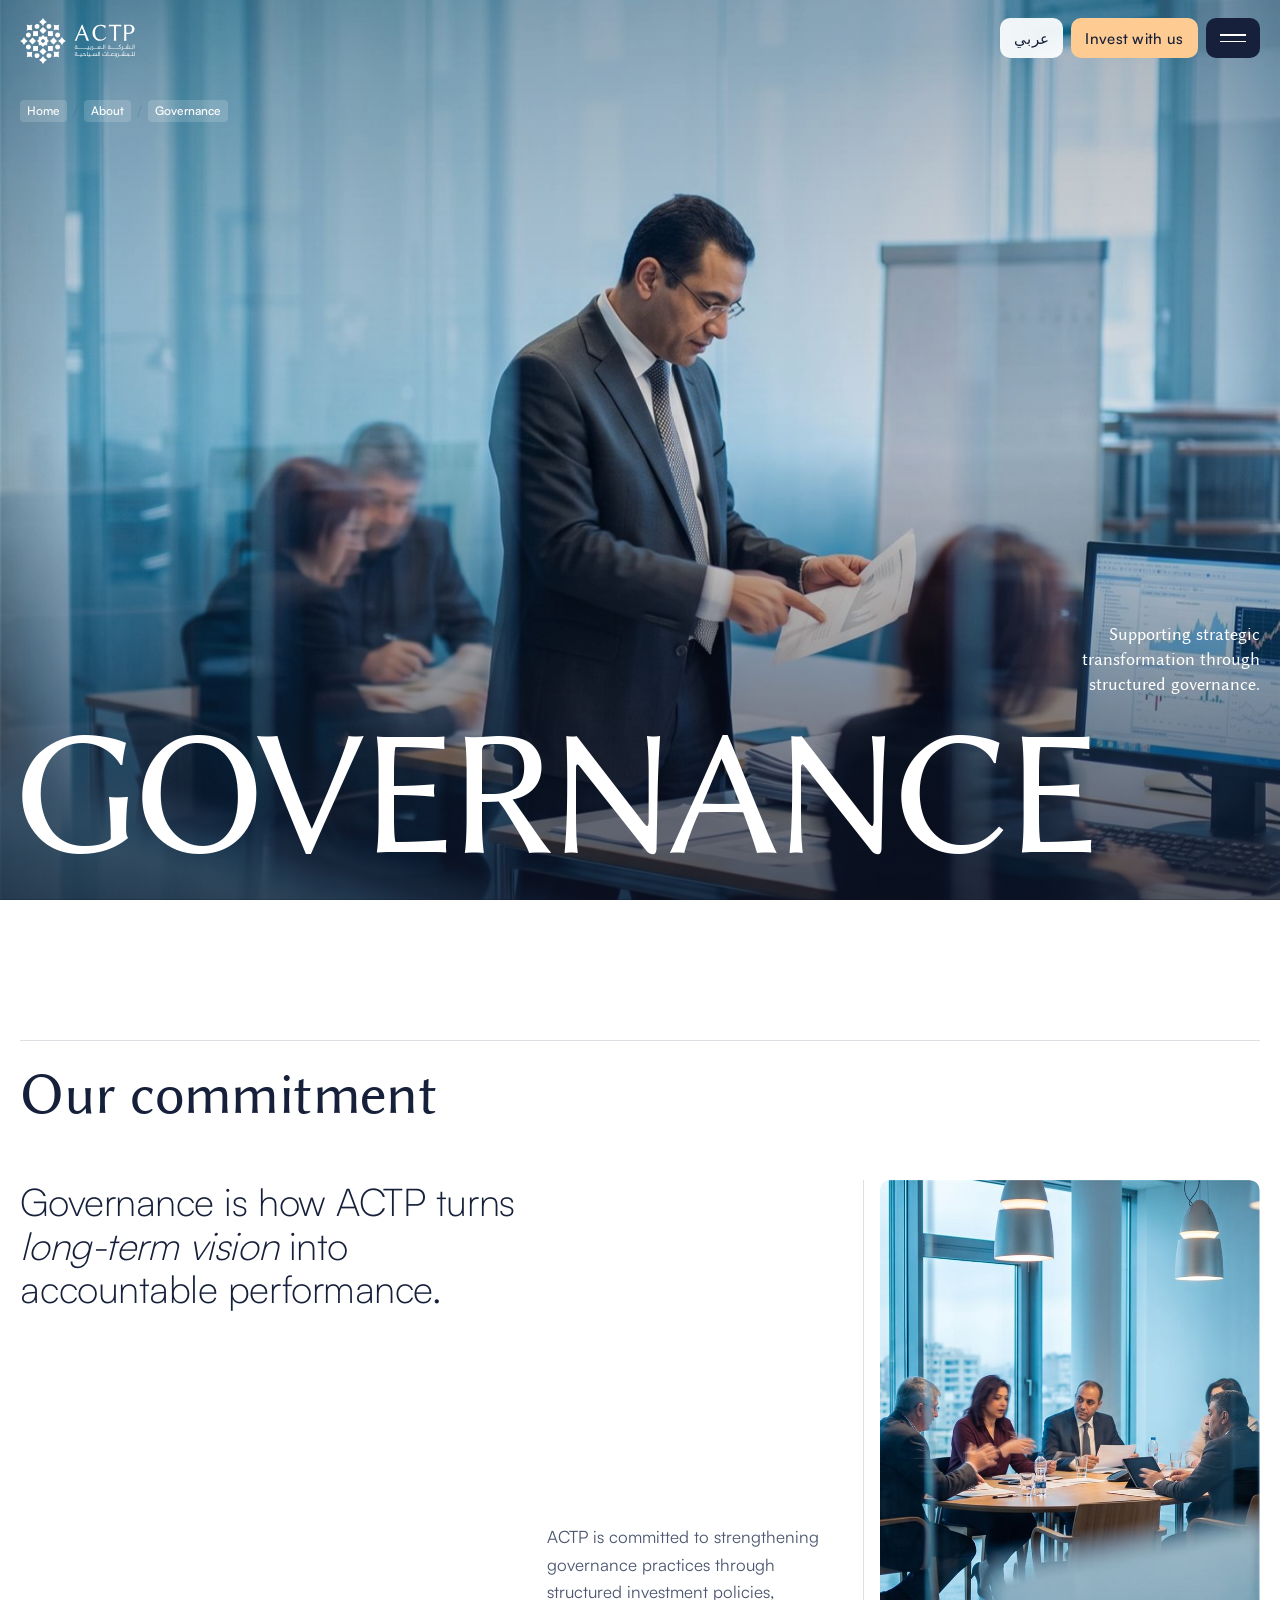
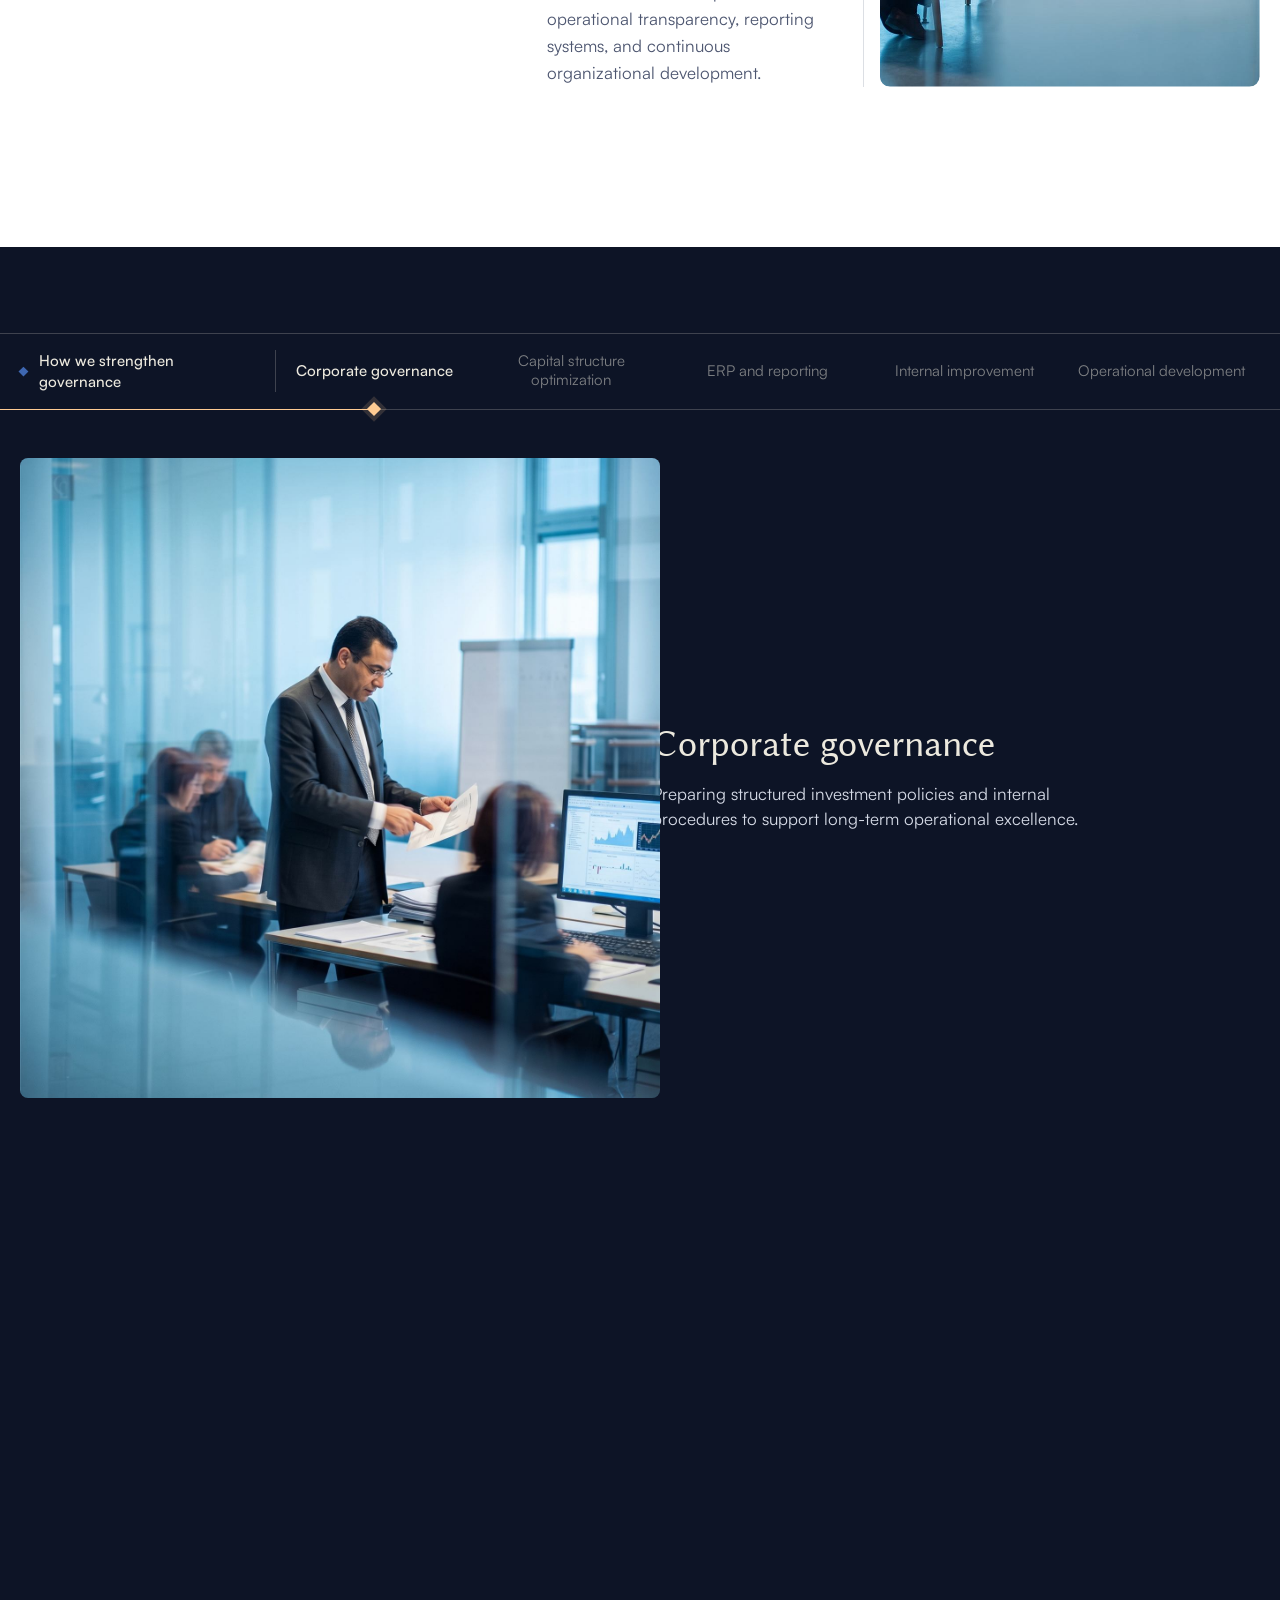
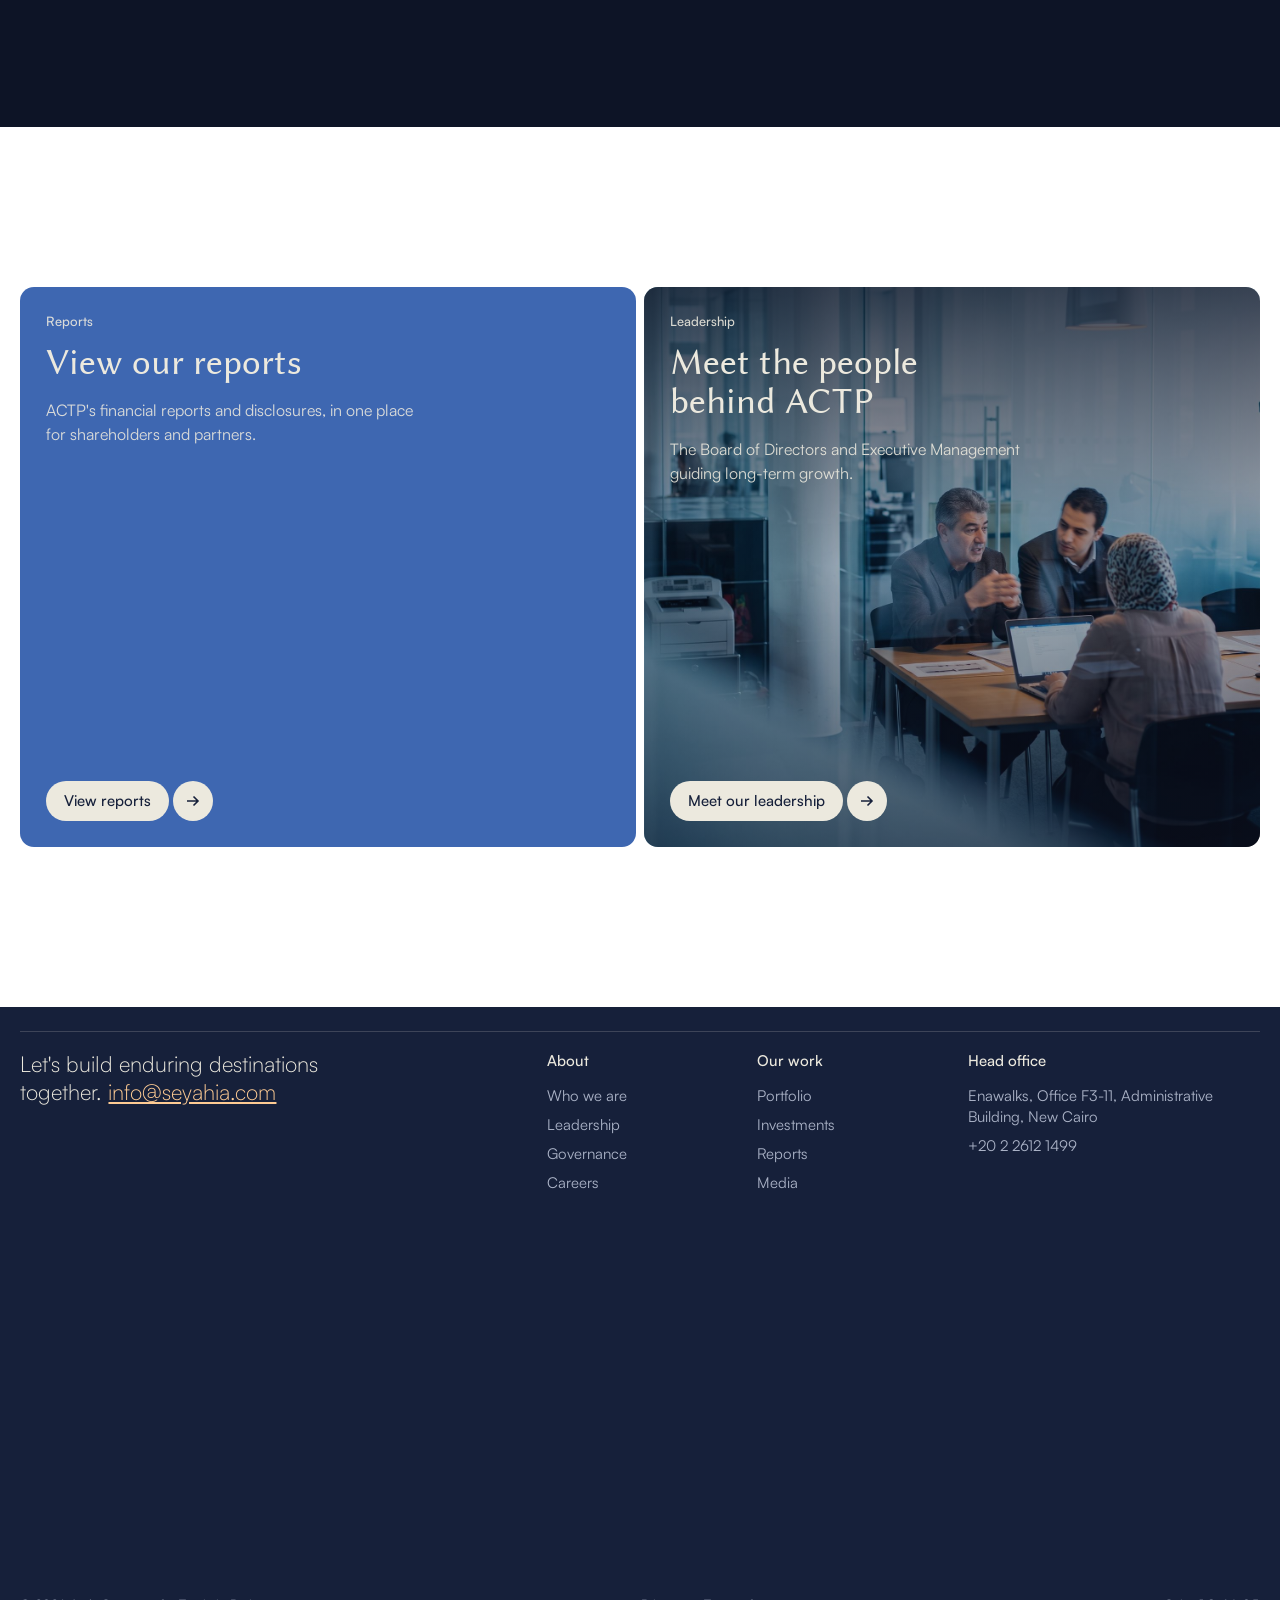
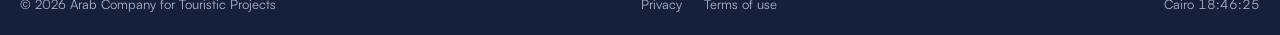
<file: governance.html>
<!doctype html>
<html lang="en">
<head>
<meta charset="utf-8">
<meta name="viewport" content="width=device-width, initial-scale=1">
<title>ACTP Governance</title>
<meta name="description" content="How ACTP strengthens governance: investment policies, capital structure, ERP and reporting, internal improvement and operational development.">
<link rel="stylesheet" href="assets/actp.css?v=30">
<link rel="stylesheet" href="assets/motion.css?v=30">
<link rel="stylesheet" href="assets/v3.css?v=30">
<style>
  .commit { margin-top: 140px; }
  .hl { font-style: italic; }
  .commit .r1 { margin-top: 56px; align-items: start; }
  .commit .r1 .q { grid-column: 1 / 6; }
  .commit .r1 .b { grid-column: 6 / 9; align-self: end; padding-right: 8px; }
  .commit .r1 .p { grid-column: 9 / -1; padding-left: 16px; }
  .commit .r1 .p .ph { aspect-ratio: 3 / 4; }

  /* five pillars: the section is tall; inside, one screen holds while the pillars advance with the scroll */
  .pillars { margin-top: 160px; background: var(--ink); color: var(--off-white); height: 420vh; }
  .pillars .stick { position: sticky; top: 0; height: 100svh; display: flex; align-items: center; overflow: hidden; }
  .pillars .pin { width: 100%; }
  .pgrid { display: grid; grid-template-columns: repeat(12, minmax(0, 1fr)); column-gap: var(--col); margin-top: 40px; align-items: center; }
  .plist { grid-column: 1 / 4; display: grid; }
  .plist li { position: relative; }
  .plist button { all: unset; cursor: pointer; display: block; width: 100%; box-sizing: border-box; padding: 16px 0; border-top: 1px solid var(--line-dark); font: 400 clamp(19px, 1.5vw, 24px)/1.2 var(--serif); color: rgba(236, 233, 222, .42); transition: color .5s var(--e-out), padding .6s var(--e-out); }
  .plist li:last-child button { border-bottom: 1px solid var(--line-dark); }
  .plist button[aria-current="true"] { color: var(--mellow); padding-left: 14px; }
  .plist button:hover { color: var(--off-white); }
  .plist button:focus-visible { outline: 3px solid var(--sandy); outline-offset: 2px; }
  .plist i { position: absolute; left: 0; bottom: -1px; height: 2px; width: 100%; background: var(--mellow); transform-origin: left; transform: scaleX(var(--p, 0)); }
  .pimg { grid-column: 5 / 9; aspect-ratio: 4 / 5; background: #1d2742; }
  .pimg img { position: absolute; inset: 0; width: 100%; height: 100%; object-fit: cover; clip-path: inset(100% 0 0 0); transform: scale(1.1); transition: clip-path 1s var(--e-io), transform 1.4s var(--e-out); }
  .pimg img.on { clip-path: inset(0 0 0 0); transform: none; }
  .pimg img.was { clip-path: inset(0 0 0 0); transform: none; transition: none; }
  .ptext { grid-column: 9 / -1; transition: opacity .35s var(--e-out), transform .6s var(--e-out); }
  .ptext.out { opacity: 0; transform: translateY(14px); }
  .ptext h3 { font: 400 clamp(34px, 3.2vw, 54px)/1.02 var(--serif); color: var(--mellow); }
  .ptext p { margin-top: 20px; max-width: 34ch; font: 300 clamp(19px, 1.45vw, 23px)/1.45 var(--sans); color: #d5dae6; }

  /* reports card with the magnifier drawn live */
  .closing { margin-top: 160px; }
  .rep canvas { position: absolute; z-index: 1; right: -2%; bottom: -4%; width: 66%; height: 92%; pointer-events: none; }
  .rep > *:not(canvas) { z-index: 2; }

  @media (max-width: 900px) {
    .commit { margin-top: 88px; } .closing { margin-top: 104px; }
    .commit .r1 .b, .commit .r1 .p { padding-left: 0; margin-top: 24px; }
    .pillars { height: auto; margin-top: 104px; padding: 26px 0 48px; }
    .pillars .stick { position: static; height: auto; display: block; }
    .pgrid { grid-template-columns: 1fr; row-gap: 20px; }
    .plist, .pimg, .ptext { grid-column: 1; }
    .plist { display: flex; overflow-x: auto; gap: 18px; scrollbar-width: none; }
    .plist li { flex: none; } .plist button { border: 0 !important; white-space: nowrap; padding: 10px 0; font-size: 18px; } .plist button[aria-current="true"] { padding-left: 0; }
    .pimg { aspect-ratio: 4 / 3; }
    .rep canvas { width: 70%; height: 55%; }
  }

  /* option label chips, only for choosing between the three */
  .optlab { display: inline-flex; align-items: center; height: 26px; padding: 0 10px; border-radius: 6px; background: var(--mellow); color: var(--ink); font: 500 12px var(--sans); }
  .optlab.dark { background: var(--ink); color: var(--off-white); }

  /* ===== Option A ===== */
  .optA { margin-top: 160px; background: #0d1426; color: var(--off-white); height: 520vh; }
  .optA .stick { position: sticky; top: 0; height: 100svh; display: flex; flex-direction: column; padding-top: 86px; overflow: hidden; }
  .aart img { position: absolute; inset: 0; width: 100%; height: 100%; object-fit: cover; opacity: 0; transform: scale(1.08); transition: opacity 1.4s var(--e-io), transform 7s linear; }
  .aart img.on { opacity: 1; transform: scale(1); }
  .atabs { display: grid; grid-template-columns: 1.3fr repeat(5, 1fr); align-items: center; padding: 0 var(--g); border-top: 1px solid rgba(236, 233, 222, .22); height: 76px; }
  .atabs .lead { display: flex; align-items: center; gap: 12px; padding-right: 24px; border-right: 1px solid rgba(236, 233, 222, .22); font: 500 15px var(--sans); }
  .atabs .lead i { width: 7px; height: 7px; background: var(--royal); transform: rotate(45deg); }
  .atabs .tabs { display: contents; }
  .atabs button { all: unset; cursor: pointer; text-align: center; font: 400 15px/1.25 var(--sans); color: rgba(236, 233, 222, .5); padding: 6px 8px; transition: color .4s; }
  .atabs button[aria-current="true"] { color: var(--off-white); font-weight: 500; }
  .atabs button:hover { color: var(--off-white); }
  .atabs button:focus-visible { outline: 3px solid var(--sandy); outline-offset: 2px; }
  .aline { position: relative; height: 1px; background: rgba(236, 233, 222, .22); }
  .aline i { position: absolute; left: 0; top: 0; height: 1px; width: var(--x, 0px); background: var(--mellow); }
  .aline b { position: absolute; top: -5px; left: var(--x, 0px); width: 10px; height: 10px; margin-left: -5px; background: var(--mellow); transform: rotate(45deg); box-shadow: 0 0 0 4px rgba(254, 203, 147, .16); }
  .abody { flex: 1; display: grid; grid-template-columns: repeat(12, minmax(0, 1fr)); column-gap: var(--col); align-items: center; padding-top: 22px; padding-bottom: 22px; min-height: 0; }
  .aart { grid-column: 1 / 6; height: 100%; max-height: 640px; aspect-ratio: 1; border-radius: 8px; background: #141c31; position: relative; overflow: hidden; }
  .aart svg { position: absolute; inset: 0; width: 100%; height: 100%; opacity: 0; transition: opacity .5s; }
  .aart svg.on { opacity: 1; }
  .aart .ln { fill: none; stroke: rgba(236, 233, 222, .3); stroke-width: 1; vector-effect: non-scaling-stroke; stroke-dasharray: 1600; stroke-dashoffset: 1600; transition: stroke-dashoffset 1.8s var(--e-out); }
  .aart .hl2 { fill: none; stroke: var(--mellow); stroke-width: 1.5; vector-effect: non-scaling-stroke; stroke-dasharray: 1600; stroke-dashoffset: 1600; transition: stroke-dashoffset 2.2s .4s var(--e-out); }
  .aart svg.on .ln, .aart svg.on .hl2 { stroke-dashoffset: 0; }
  .aart .nd { fill: var(--off-white); opacity: 0; transform-box: fill-box; transform-origin: center; transition: opacity .5s 1s; }
  .aart svg.on .nd { opacity: 1; animation: ndPulse 2.6s ease-in-out 1.4s infinite; }
  @keyframes ndPulse { 50% { transform: scale(1.6); } }
  .aart .orb { fill: var(--mellow); }
  .atext { grid-column: 7 / 12; transition: opacity .35s var(--e-out), transform .6s var(--e-out); }
  .atext.out { opacity: 0; transform: translateY(12px); }
  .atext h3 { font: 400 clamp(34px, 3vw, 52px)/1.05 var(--serif); }
  .atext p { margin-top: 16px; max-width: 38ch; font: 400 clamp(17px, 1.3vw, 20px)/1.5 var(--sans); color: #d5dae6; }

  @media (max-width: 900px) {
    .optA { margin-top: 104px; }
    .optA { height: auto; } .optA .stick { position: relative; height: auto; padding: 26px 0 32px; }
    .atabs { display: flex; overflow-x: auto; gap: 18px; height: auto; padding: 14px var(--g); scrollbar-width: none; }
    .atabs { flex-wrap: wrap; } .atabs .lead { flex: 0 0 100%; border-right: 0; padding: 0 0 6px; font: 400 30px/1.1 var(--serif); } .atabs .lead i { display: none; } .atabs button { white-space: nowrap; padding: 6px 0; }
    .aline { display: none; }
    .abody { grid-template-columns: 1fr; row-gap: 20px; } .aart, .atext { grid-column: 1; } .aart { height: auto; width: 100%; }
  }

</style>
</head>
<body class="v3">
<a class="skip" href="#main">Skip to content</a>

<header class="top"><a href="index.html" aria-label="ACTP home"><img class="logo logo--light" src="assets/img/logo.svg" alt="ACTP, Arab Company for Touristic Projects"></a></header>
<div class="dock">
  <a class="lang" href="#" lang="ar">عربي</a>
  <a class="cta" href="investment.html">Invest with us</a>
  <button class="menu-btn" type="button" aria-expanded="false" aria-controls="menu"><span class="sr-only">Open menu</span><i></i></button>
</div>
<div class="menu3" id="menu" aria-hidden="true" data-open="false" role="dialog" aria-label="Menu">
  <div class="mt"><img class="logo" src="assets/img/logo.svg" alt="ACTP"><button class="close" type="button" aria-label="Close menu"><svg viewBox="0 0 20 20" aria-hidden="true"><path d="M4 4l12 12M16 4 4 16" fill="none" stroke="currentColor" stroke-width="1.6"/></svg></button></div>
  <nav>
    <a href="index.html"><span>Home</span></a>
    <div class="grp"><a href="about.html"><span>About</span></a><div class="subs"><div><a href="leadership.html">Leadership</a><a href="governance.html">Governance</a></div></div></div>
    <div class="grp"><a href="portfolio.html"><span>Our portfolio</span></a><div class="subs"><div><a href="owned.html">Owned assets</a><a href="partnerships.html">Strategic partnerships</a></div></div></div>
    <div class="grp"><a href="investment.html"><span>Investments</span></a><div class="subs"><div><a href="reports.html">Reports</a></div></div></div>
    <a href="media.html"><span>Media</span></a>
    <a href="contact.html"><span>Contact</span></a>
  </nav>
  <figure><img src="assets/mosaic/egypt.svg" alt="Egypt, drawn in the four shapes of the ACTP mark, with ACTP's destinations marked"></figure>
  <div class="mf"><span>Enawalks, Office F3-11, New Cairo</span><span class="clock">Cairo</span></div>
</div>


<main id="main">
  <!-- ===== Identity header ===== -->
  <section class="idhero">
    <img src="assets/img3/manager.jpg" alt="An ACTP manager reviewing a report with colleagues" style="object-position:50% 40%">
    <div class="crumbs"><a class="idx" href="index.html">Home</a><i></i><a class="idx" href="about.html">About</a><i></i><span class="idx">Governance</span></div>
    <div class="in">
      <h1 data-fit><span class="w2"><span>Governance</span></span></h1>
      <p class="line">Supporting strategic transformation through structured governance.</p>
    </div>
  </section>

  <!-- ===== Commitment ===== -->
  <section class="commit wrap">
    <header class="sh"><h2 class="t-h2" data-split>Our commitment</h2></header>
    <div class="grid r1">
      <p class="q t-state" data-split>Governance is how ACTP turns <em class="hl">long-term vision</em> into accountable performance.</p>
      <div class="b t-body t-indent" data-fade style="--d:.15s">
        <p>ACTP is committed to strengthening governance practices through structured investment policies, operational transparency, reporting systems, and continuous organizational development.</p>
      </div>
      <div class="p rule-v"><figure class="ph" data-wipe><img src="assets/img3/meeting-wide.jpg" alt="ACTP's leadership in a meeting" loading="lazy"></figure></div>
    </div>
  </section>

  <!-- ===== How we strengthen governance: a held screen, tabs with a travelling dot; photographs crossfade as in the home page header ===== -->
  <section class="optA on-dark" id="optA" aria-label="How we strengthen governance">
    <div class="stick">
      <div class="atabs">
        <span class="lead"><i></i>How we strengthen governance</span>
        <div class="tabs" id="aTabs"></div>
      </div>
      <div class="aline"><i id="aFill"></i><b id="aDot"></b></div>
      <div class="abody wrap">
        <div class="aart" id="aArt"></div>
        <div class="atext" id="aText" aria-live="polite"><h3 id="aTitle"></h3><p id="aDesc"></p></div>
      </div>
    </div>
  </section>

  <!-- ===== Two closing cards: reports, with the magnifier drawn live, and leadership ===== -->
  <section class="closing wrap" id="contact">
    <div class="pair">
      <a class="pcard royal rep" href="reports.html" id="repCard">
        <canvas id="magArt" aria-hidden="true"></canvas>
        <span class="t-small">Reports</span>
        <h2>View our reports</h2>
        <p>ACTP's financial reports and disclosures, in one place for shareholders and partners.</p>
        <span class="pill light"><span><span class="roll"><span>View reports</span><span>View reports</span></span></span><b><svg viewBox="0 0 16 16" aria-hidden="true"><path d="M2 8h11M8.5 3.5 13 8l-4.5 4.5" fill="none" stroke="currentColor" stroke-width="1.6"/></svg></b></span>
      </a>
      <a class="pcard photo" href="leadership.html">
        <img src="assets/img3/team.jpg" alt="" loading="lazy" style="object-position:50% 70%">
        <span class="t-small">Leadership</span>
        <h2>Meet the people behind ACTP</h2>
        <p>The Board of Directors and Executive Management guiding long-term growth.</p>
        <span class="pill light"><span><span class="roll"><span>Meet our leadership</span><span>Meet our leadership</span></span></span><b><svg viewBox="0 0 16 16" aria-hidden="true"><path d="M2 8h11M8.5 3.5 13 8l-4.5 4.5" fill="none" stroke="currentColor" stroke-width="1.6"/></svg></b></span>
      </a>
    </div>
  </section>
</main>

<footer class="foot3 on-dark">
  <div class="fl">
    <p class="say">Let's build enduring destinations together. <a href="mailto:info@seyahia.com">info@seyahia.com</a></p>
    <nav class="n1" aria-label="About"><b>About</b><a href="about.html">Who we are</a><a href="leadership.html">Leadership</a><a href="governance.html">Governance</a><a href="#">Careers</a></nav>
    <nav class="n2" aria-label="Work"><b>Our work</b><a href="portfolio.html">Portfolio</a><a href="investment.html">Investments</a><a href="reports.html">Reports</a><a href="media.html">Media</a></nav>
    <nav class="n3" aria-label="Contact"><b>Head office</b><a href="#">Enawalks, Office F3-11, Administrative Building, New Cairo</a><a href="tel:+20226121499">+20 2 2612 1499</a></nav>
  </div>
  <div class="lettering" id="footBox"><canvas id="footWord" role="img" aria-label="ACTP, drawn in the four shapes of the mark"></canvas></div>
  <div class="legal"><span>© 2026 Arab Company for Touristic Projects</span><span><a href="#">Privacy</a><a href="#">Terms of use</a></span><span class="clock">Cairo</span></div>
</footer>


<script src="assets/mosaic.js?v=30"></script>
<script src="assets/samples-art.js?v=30"></script>
<script src="assets/samples3.js?v=30"></script>
<script src="assets/v3.js?v=30"></script>
<script>
(async () => {
  const A = window.ACTP3, reduce = A.reduce;
  A.init();

  // ===================== Three options for the five pillars =====================
  const PIL = [
    { t: "Corporate governance", d: "Preparing structured investment policies and internal procedures to support long-term operational excellence.", img: "assets/img3/manager.jpg", pos: .5, shape: "square", bg: "var(--off-white)", fg: "var(--ink)" },
    { t: "Capital structure optimization", d: "Strengthening the company's capital structure through strategic financial restructuring initiatives.", img: "assets/img3/meeting-room.jpg", pos: .5, shape: "diamond", bg: "var(--warm-grey)", fg: "var(--ink)" },
    { t: "ERP and reporting", d: "Implementing integrated ERP and reporting systems to enhance operational efficiency and financial transparency.", img: "assets/img3/finance-hand.jpg", pos: .5, shape: "circle", bg: "var(--royal)", fg: "var(--white)" },
    { t: "Internal improvement", d: "Enhancing internal operations and asset control through continuous improvement programs and operational systems development.", img: "assets/img3/team.jpg", pos: .5, shape: "astroid", bg: "var(--teal)", fg: "var(--off-white)" },
    { t: "Operational development", d: "Supporting growth through the opening of renovated facilities and ongoing enhancement initiatives.", img: "assets/img3/hotel-room.jpg", pos: .5, shape: "square", bg: "var(--ink)", fg: "var(--off-white)" },
  ];
  const phoneW = () => innerWidth <= 900;
  const prog = (sec) => { const r = sec.getBoundingClientRect(), t = sec.offsetHeight - innerHeight; return Math.min(.9999, Math.max(0, -r.top / t)); };

  // ---- Each pillar's photograph (from the Figma Governance component); pillars crossfade with a slow zoom, as in the home page header
  (function optionA() {
    const sec = document.getElementById("optA"), tabs = document.getElementById("aTabs"), art = document.getElementById("aArt"), text = document.getElementById("aText");
    const title = document.getElementById("aTitle"), desc = document.getElementById("aDesc"), line = sec.querySelector(".aline");
    tabs.innerHTML = PIL.map((p) => `<button type="button" aria-current="false">${p.t}</button>`).join("");
    art.innerHTML = PIL.map((p, i) => `<img src="${p.img}" alt="${p.t}" ${i ? 'loading="lazy"' : ""}>`).join("");
    const imgs = [...art.children], btns = [...tabs.children];
    let cur = -1;
    const show = (i) => {
      if (i === cur) return; const first = cur < 0; cur = i;
      btns.forEach((b, k) => b.setAttribute("aria-current", k === i));
      imgs.forEach((im, k) => im.classList.toggle("on", k === i));
      text.classList.add("out");
      setTimeout(() => { title.textContent = PIL[i].t; desc.textContent = PIL[i].d; text.classList.remove("out"); }, first ? 0 : 300);
    };
    const tick = () => {
      if (phoneW()) return;
      const k = prog(sec), f = k * PIL.length, i = Math.floor(f);
      show(i);
      // the dot travels under the tabs, from the first tab's centre to the last
      const b0 = btns[0].getBoundingClientRect(), bl = btns[PIL.length - 1].getBoundingClientRect(), lr = line.getBoundingClientRect();
      const x0 = b0.left + b0.width / 2 - lr.left, x1 = bl.left + bl.width / 2 - lr.left;
      line.style.setProperty("--x", (x0 + (x1 - x0) * Math.min(1, f / (PIL.length - 1))) + "px");
    };
    btns.forEach((b, i) => (b.onclick = () => { if (phoneW()) { show(i); return; } const t = sec.offsetHeight - innerHeight; scrollTo({ top: sec.offsetTop + t * (i + .05) / PIL.length, behavior: A.reduce ? "auto" : "smooth" }); }));
    addEventListener("scroll", tick, { passive: true }); addEventListener("resize", tick);
    show(0); tick();
    if (!A.reduce) setInterval(() => { if (phoneW() && !document.hidden) show((cur + 1) % PIL.length); }, 5000);
  })();

  // reports card: the magnifier from the Figma design, drawn in the mark and parting under the pointer
  A.art(document.getElementById("magArt"), "assets/art/magnifier.jpg", { cell: (w) => Math.max(5, Math.round(w / 80)), fg: "#ece9de", scale: .86, pad: .04, interact: "swell", radius: .2, hot: "#fecb93", idle: true, pointerTarget: document.getElementById("repCard") });

  A.footerLetters(document.getElementById("footWord"), document.getElementById("footBox"));
})();
</script>
<script src="assets/motion.js?v=30"></script>

</body>
</html>
</file>
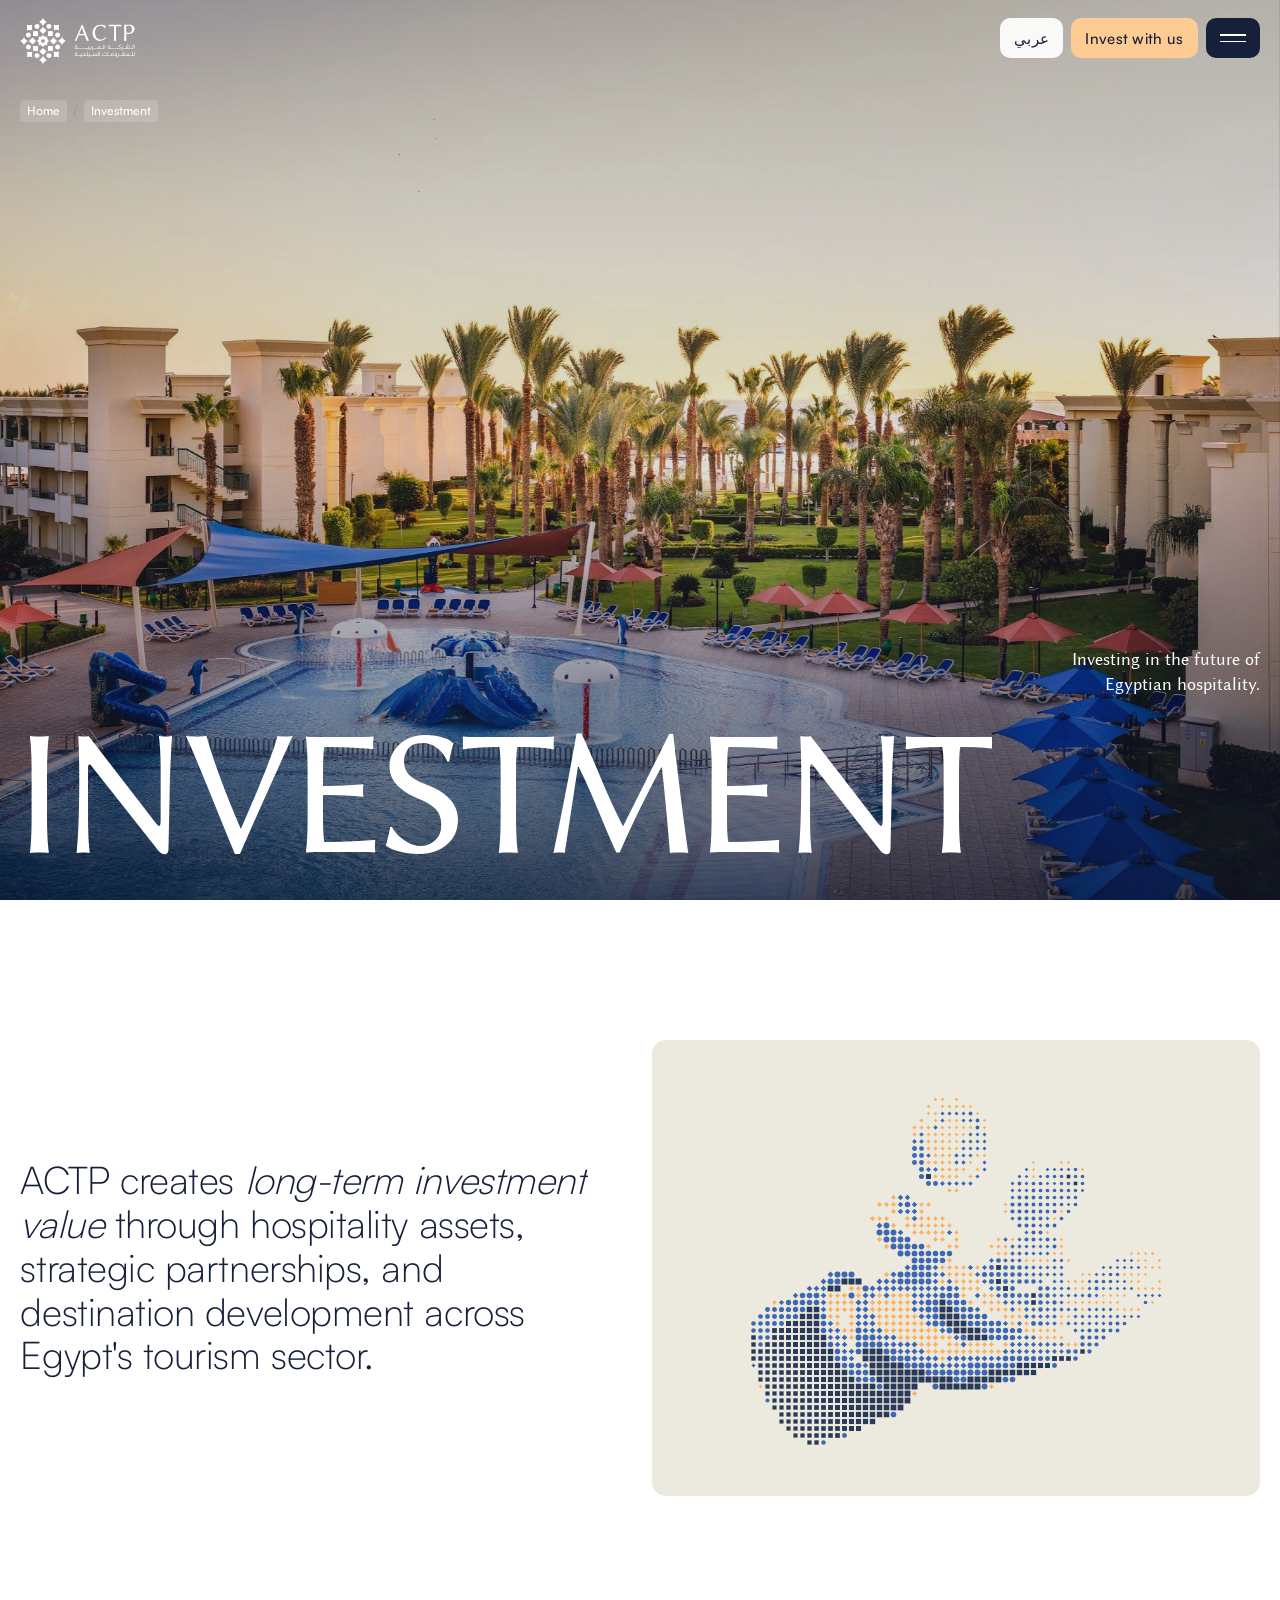
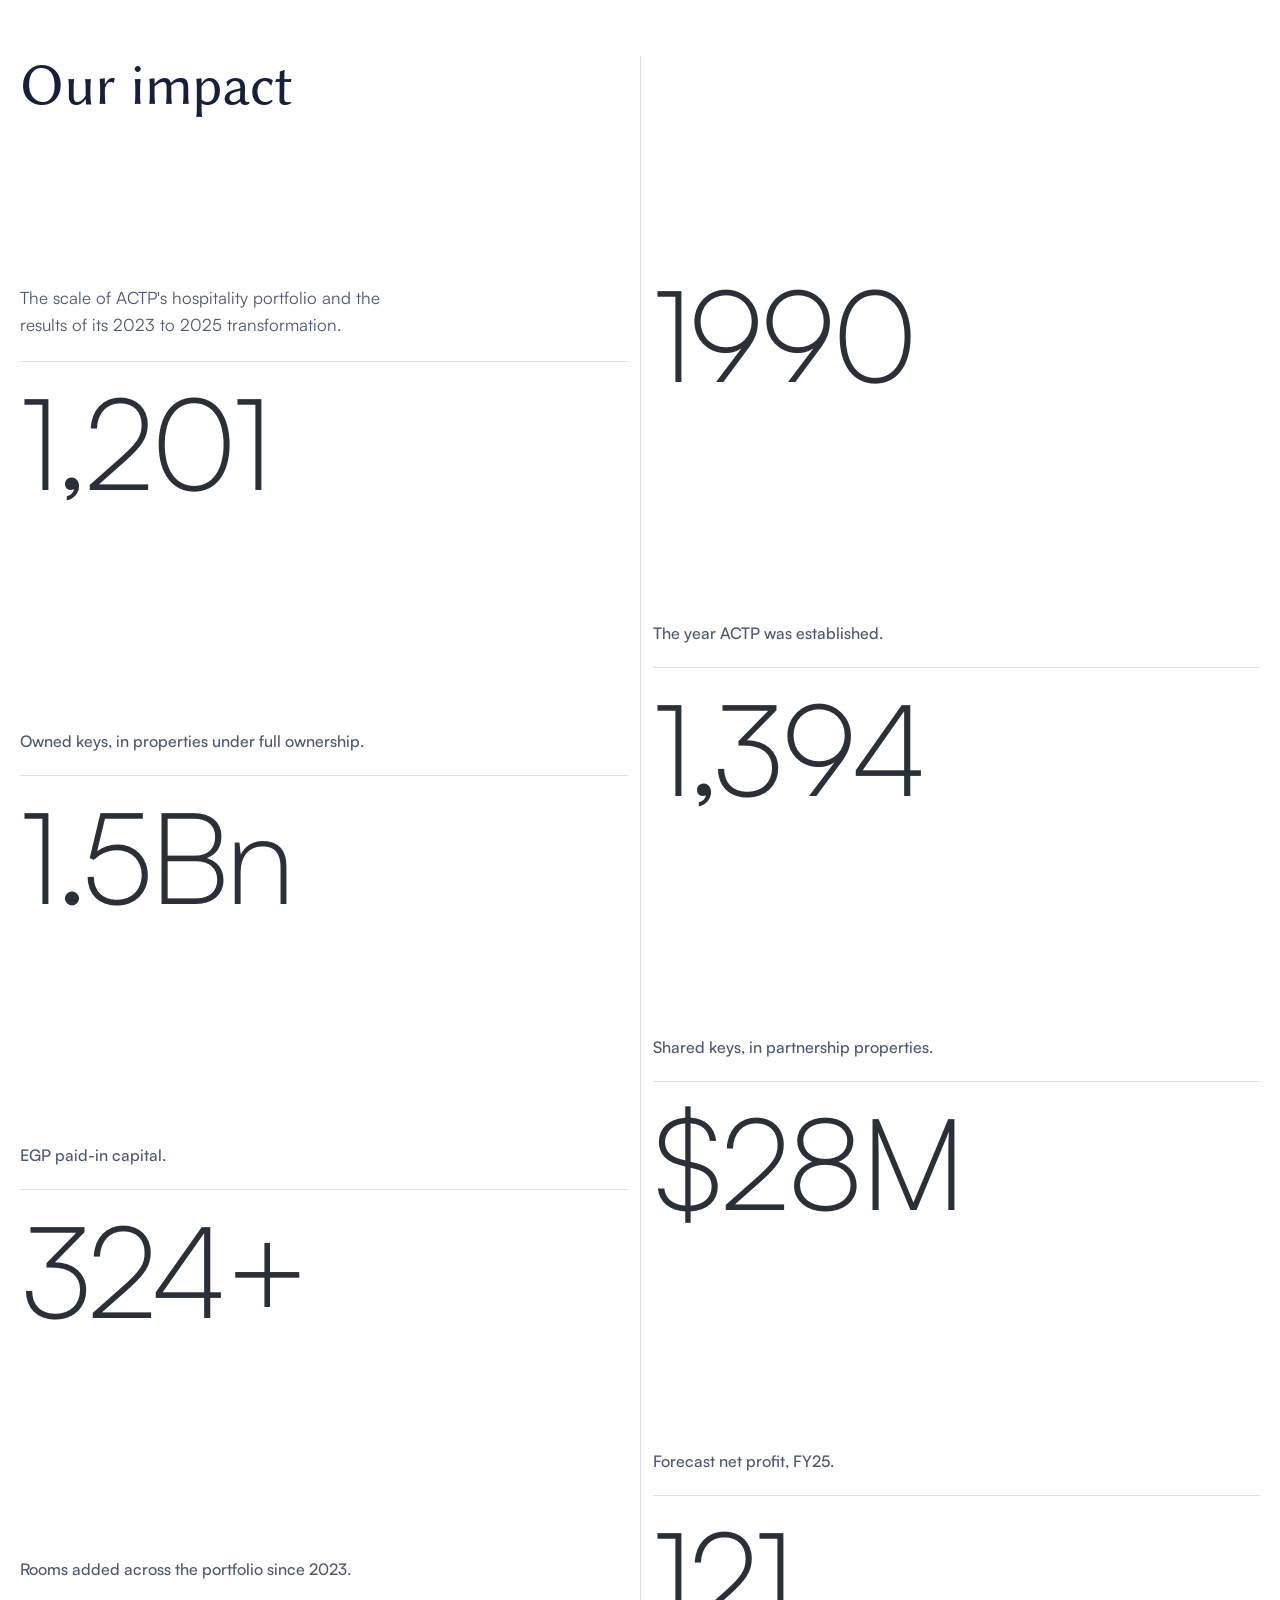
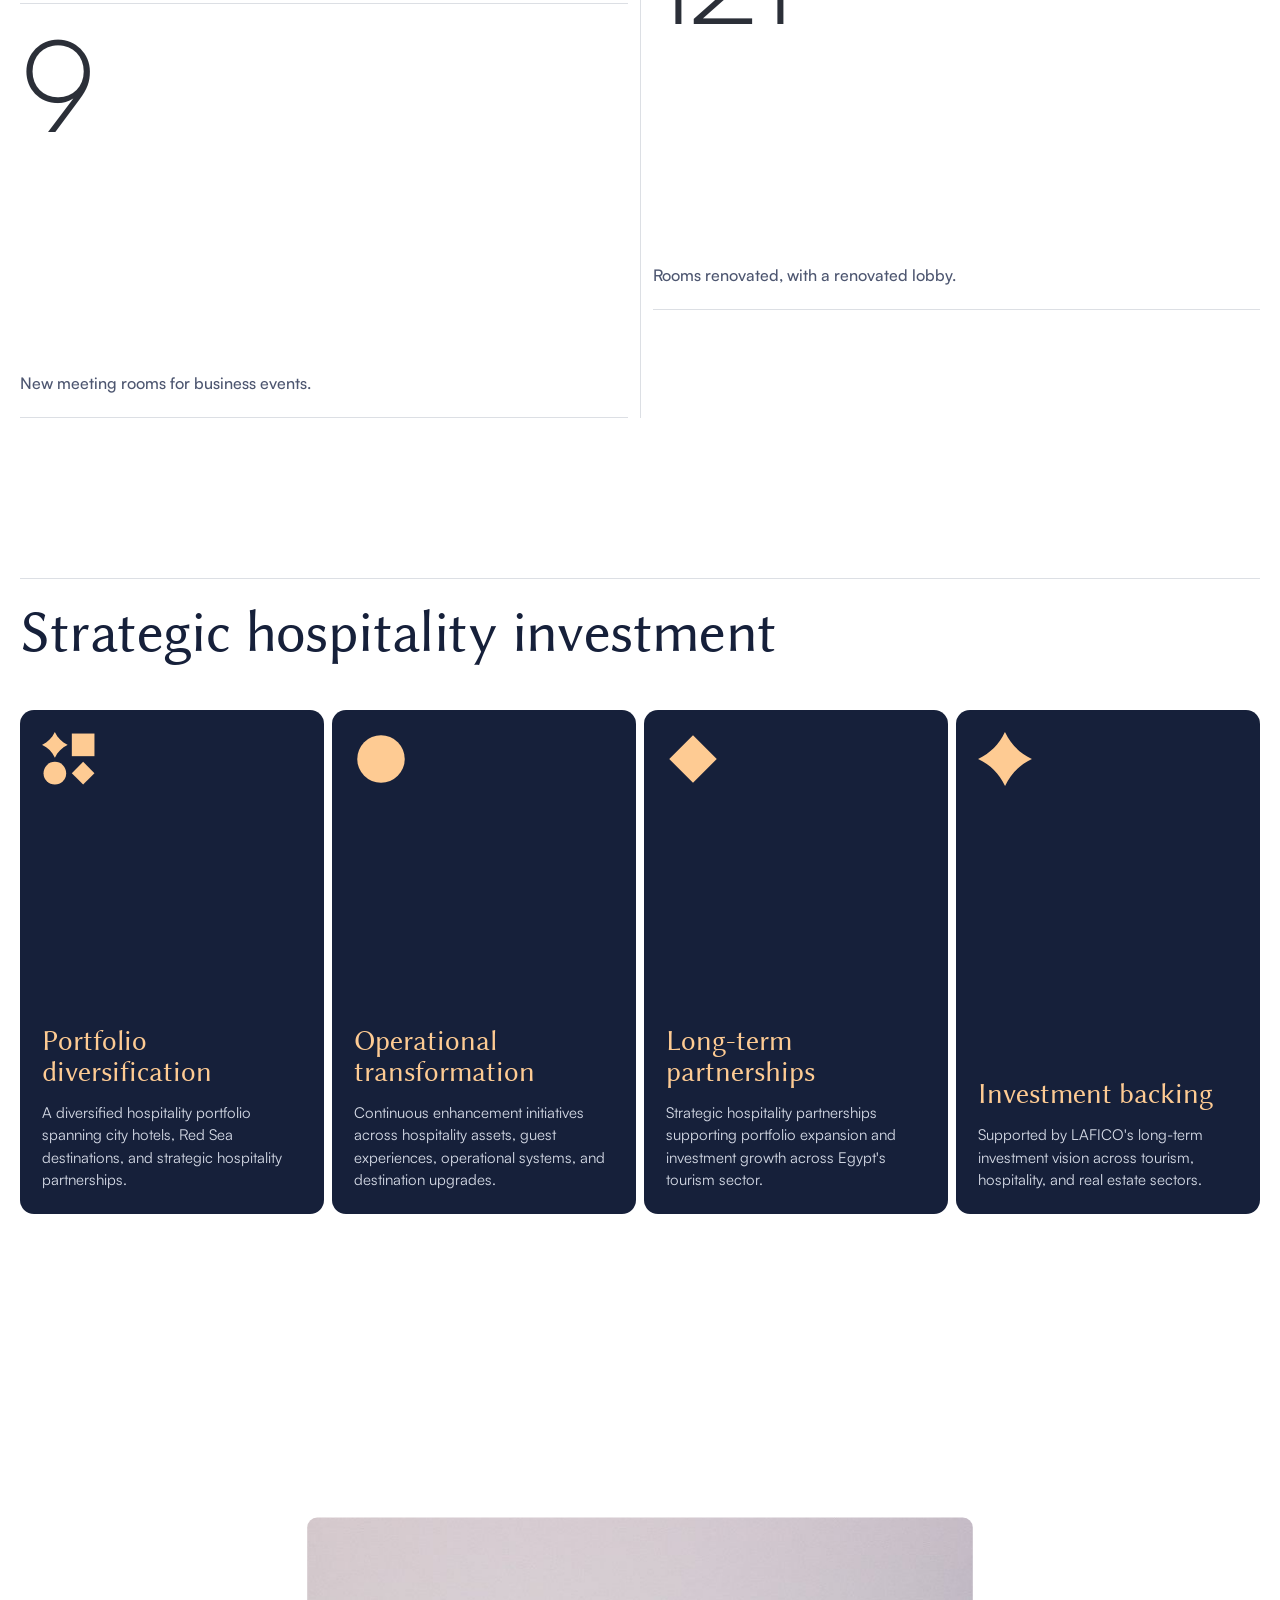
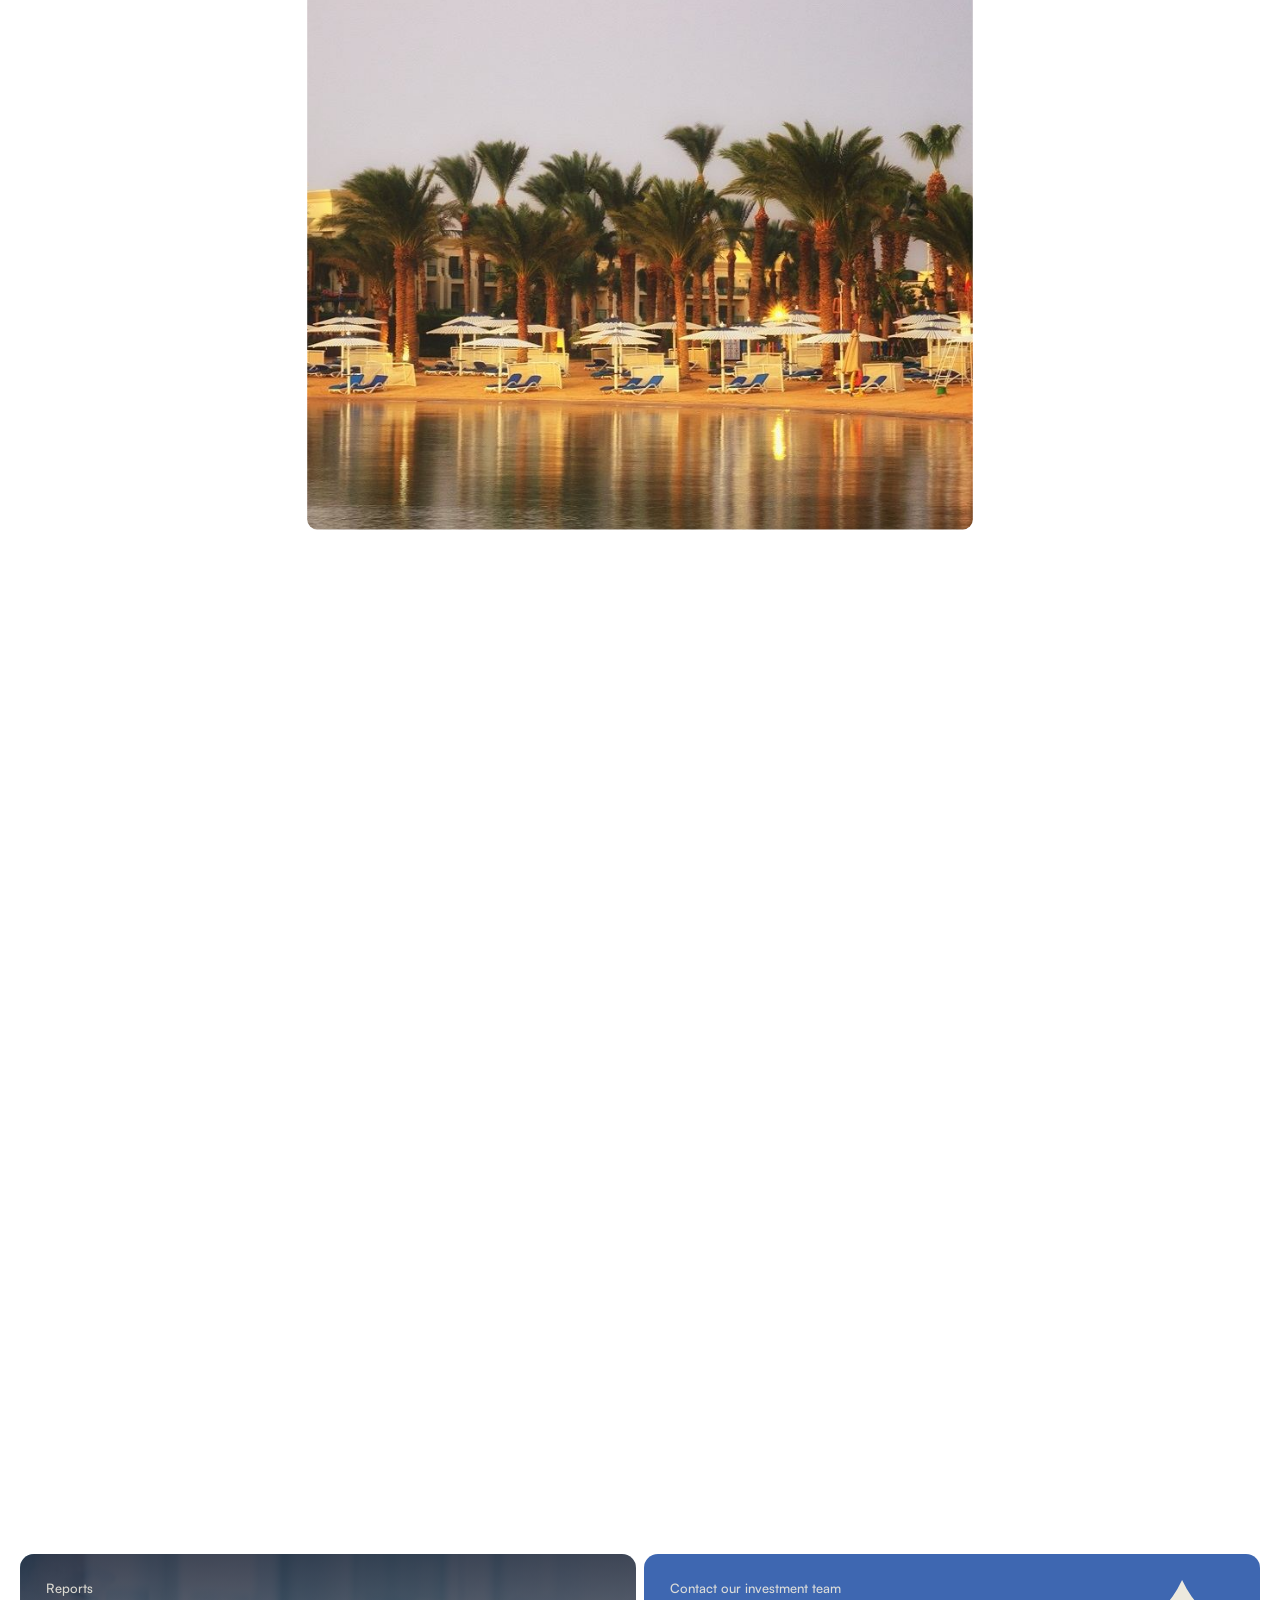
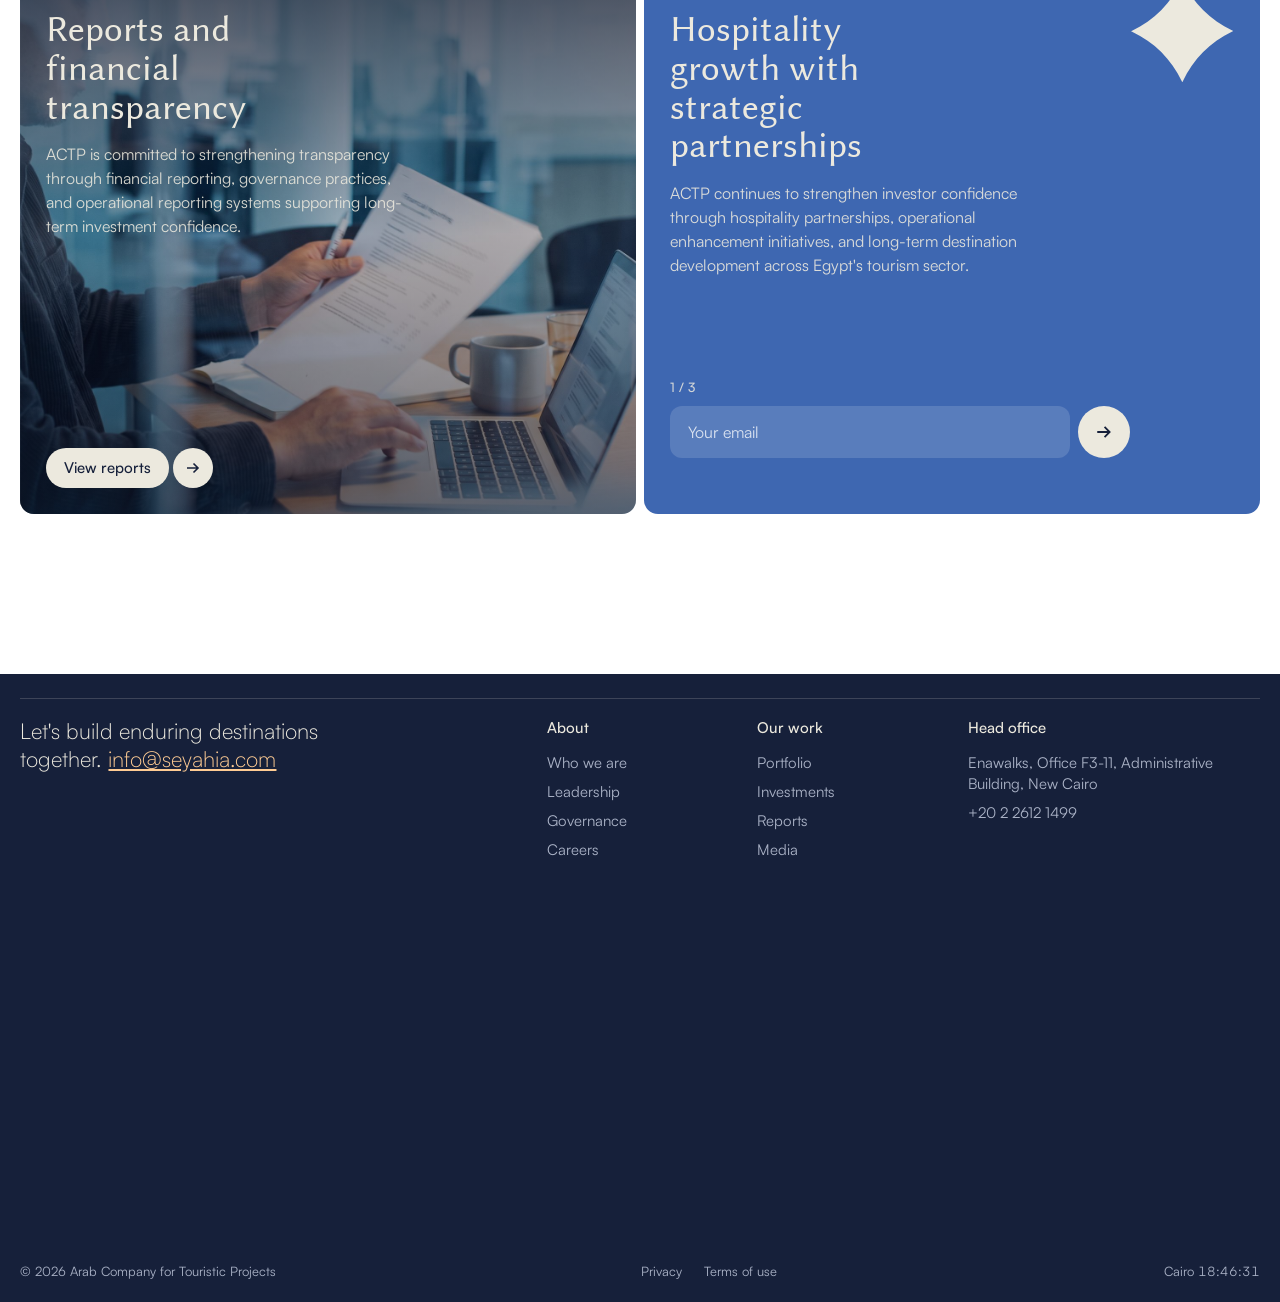
<file: investment.html>
<!doctype html>
<html lang="en">
<head>
<meta charset="utf-8">
<meta name="viewport" content="width=device-width, initial-scale=1">
<title>Invest with ACTP</title>
<meta name="description" content="Investing in the future of Egyptian hospitality: ACTP's investment approach, Egypt's tourism potential, reports and how to contact the investment team.">
<link rel="stylesheet" href="assets/actp.css?v=30">
<link rel="stylesheet" href="assets/motion.css?v=30">
<link rel="stylesheet" href="assets/v3.css?v=30">
<style>
  .hl { font-style: italic; }
  /* statement beside the live drawing */
  .state { margin-top: 140px; }
  .state .grid { align-items: center; }
  .st-txt { grid-column: 1 / 7; }
  .st-txt .t-state { max-width: 22ch; }
  .figs { display: grid; grid-template-columns: repeat(3, auto); justify-content: start; gap: 36px; margin-top: 48px; padding-top: 18px; border-top: 1px solid var(--line); }
  .figs b { display: block; font: 400 clamp(40px, 3.6vw, 60px)/1 var(--serif); }
  .figs b small { font: 500 .32em var(--sans); margin-left: .2em; }
  .figs span:not([data-count]) { display: block; margin-top: 8px; font: 500 14px var(--sans); color: var(--ink-2); }
  .st-art { grid-column: 7 / -1; position: relative; aspect-ratio: 4 / 3; border-radius: 14px; background: var(--off-white); overflow: hidden; }
  .st-art canvas { position: absolute; inset: 0; width: 100%; height: 100%; }

  /* four pillars: a photograph rises behind the card on hover */
  /* our impact, after Aker: large light figures, captions at the foot of tall cells, hairlines, the right column set lower */
  .impact { margin-top: 160px; }
  .igrid { display: grid; grid-template-columns: 1fr 1fr; }
  .icol { display: flex; flex-direction: column; }
  .icol.r { border-left: 1px solid var(--line); padding-left: 12px; padding-top: 22vh; }
  .icol:not(.r) { padding-right: 12px; }
  .ihead { min-height: 34vh; display: flex; flex-direction: column; justify-content: space-between; padding-bottom: 22px; border-bottom: 1px solid var(--line); }
  .ihead .t-body { max-width: 34ch; }
  .cell { display: flex; flex-direction: column; justify-content: space-between; min-height: clamp(300px, 46vh, 460px); padding: 22px 0 22px; border-bottom: 1px solid var(--line); }
  .cell b { font: 300 clamp(80px, 10vw, 168px)/.9 var(--sans); letter-spacing: -.03em; color: #2b2f38; }
  .cell b span { font: inherit; }
  .cell > span { font: 500 16px/1.4 var(--sans); color: var(--ink-2); max-width: 36ch; }
  .pill4 { margin-top: 160px; }
  .cards4 { display: grid; grid-template-columns: repeat(4, minmax(0, 1fr)); gap: 8px; margin-top: 48px; }
  .c4 { position: relative; display: flex; flex-direction: column; min-height: clamp(420px, 56vh, 520px); padding: 22px; border-radius: 14px; overflow: hidden; background: var(--ink); color: var(--off-white); isolation: isolate; }
  .c4 > img { position: absolute; inset: 0; z-index: -1; width: 100%; height: 100%; object-fit: cover; clip-path: inset(100% 0 0 0); transform: scale(1.12); transition: clip-path .9s var(--e-io), transform 1.4s var(--e-out); }
  .c4::after { content: ""; position: absolute; inset: 0; z-index: -1; background: linear-gradient(to top, rgba(14, 20, 38, .92) 10%, rgba(14, 20, 38, .3) 70%); opacity: 0; transition: opacity .8s; }
  .c4:hover > img, .c4:focus-within > img { clip-path: inset(0 0 0 0); transform: none; }
  .c4:hover::after, .c4:focus-within::after { opacity: 1; }
  .c4 .ico { width: 54px; height: 54px; color: var(--mellow); }
  .c4 .ico svg { width: 100%; height: 100%; transition: transform 1.2s var(--e-out); }
  .c4:hover .ico svg { transform: rotate(90deg); }
  .c4 h3 { margin-top: auto; font: 400 clamp(28px, 2.3vw, 38px)/1.05 var(--serif); color: var(--mellow); }
  .c4 p { margin-top: 14px; font: 400 15px/1.5 var(--sans); color: #d5dae6; max-width: 30ch; }

  /* the conversation card: three short steps */
  .closing { margin-top: 160px; }
  .talk .steps { margin-top: auto; }
  .talk .step { display: block; margin-bottom: 10px; font: 500 13px var(--sans); opacity: .85; }
  .talk .field { display: flex; gap: 8px; max-width: 460px; }
  .talk input { flex: 1; min-width: 0; height: 52px; padding: 0 18px; border: 0; border-radius: 12px; background: rgba(255, 255, 255, .14); color: var(--white); font: 400 16px var(--sans); }
  .talk input::placeholder { color: rgba(255, 255, 255, .78); }
  .talk input:focus-visible { outline: 3px solid var(--sandy); outline-offset: 2px; }
  .talk button { all: unset; cursor: pointer; display: grid; place-items: center; width: 52px; height: 52px; border-radius: 50%; background: var(--off-white); color: var(--ink); transition: transform .6s var(--e-out); }
  .talk button:hover { transform: rotate(-45deg); }
  .talk button:focus-visible { outline: 3px solid var(--sandy); outline-offset: 2px; }
  .talk button svg { width: 18px; height: 18px; }
  .talk .thanks { display: block; min-height: 1.4em; margin-top: 10px; font: 500 14px var(--sans); }
  .talk.done .field { display: none; }

  @media (max-width: 900px) {
    .state, .pill4, .closing, .impact { margin-top: 88px; }
    .igrid { grid-template-columns: 1fr; } .icol.r { border-left: 0; padding: 0; } .icol:not(.r) { padding: 0; }
    .ihead { min-height: 0; gap: 18px; } .cell { min-height: 220px; } .cell b { font-size: 21vw; }
    .st-txt, .st-art { grid-column: 1 / -1; } .st-art { margin-top: 28px; }
    .figs { gap: 22px; }
    .cards4 { grid-template-columns: 1fr; } .c4 { min-height: 300px; }
    .c4 > img { clip-path: inset(0 0 0 0); transform: none; } .c4::after { opacity: 1; }
  }

</style>
</head>
<body class="v3">
<a class="skip" href="#main">Skip to content</a>

<header class="top"><a href="index.html" aria-label="ACTP home"><img class="logo logo--light" src="assets/img/logo.svg" alt="ACTP, Arab Company for Touristic Projects"></a></header>
<div class="dock">
  <a class="lang" href="#" lang="ar">عربي</a>
  <a class="cta" href="investment.html">Invest with us</a>
  <button class="menu-btn" type="button" aria-expanded="false" aria-controls="menu"><span class="sr-only">Open menu</span><i></i></button>
</div>
<div class="menu3" id="menu" aria-hidden="true" data-open="false" role="dialog" aria-label="Menu">
  <div class="mt"><img class="logo" src="assets/img/logo.svg" alt="ACTP"><button class="close" type="button" aria-label="Close menu"><svg viewBox="0 0 20 20" aria-hidden="true"><path d="M4 4l12 12M16 4 4 16" fill="none" stroke="currentColor" stroke-width="1.6"/></svg></button></div>
  <nav>
    <a href="index.html"><span>Home</span></a>
    <div class="grp"><a href="about.html"><span>About</span></a><div class="subs"><div><a href="leadership.html">Leadership</a><a href="governance.html">Governance</a></div></div></div>
    <div class="grp"><a href="portfolio.html"><span>Our portfolio</span></a><div class="subs"><div><a href="owned.html">Owned assets</a><a href="partnerships.html">Strategic partnerships</a></div></div></div>
    <div class="grp"><a href="investment.html"><span>Investments</span></a><div class="subs"><div><a href="reports.html">Reports</a></div></div></div>
    <a href="media.html"><span>Media</span></a>
    <a href="contact.html"><span>Contact</span></a>
  </nav>
  <figure><img src="assets/mosaic/egypt.svg" alt="Egypt, drawn in the four shapes of the ACTP mark, with ACTP's destinations marked"></figure>
  <div class="mf"><span>Enawalks, Office F3-11, New Cairo</span><span class="clock">Cairo</span></div>
</div>


<main id="main">
  <!-- ===== Identity header ===== -->
  <section class="idhero">
    <img src="assets/img/aquapool.jpg" alt="The Aquapool at Swiss Inn Hurghada in the morning">
    <div class="crumbs"><a class="idx" href="index.html">Home</a><i></i><span class="idx">Investment</span></div>
    <div class="in">
      <h1 data-fit><span class="w2"><span>Investment</span></span></h1>
      <p class="line">Investing in the future of Egyptian hospitality.</p>
    </div>
  </section>

  <!-- ===== Statement, with the hand and coins drawn live ===== -->
  <section class="state wrap">
    <div class="grid">
      <div class="st-txt">
        <p class="t-state" data-split>ACTP creates <em class="hl">long-term investment value</em> through hospitality assets, strategic partnerships, and destination development across Egypt's tourism sector.</p>
      </div>
      <div class="st-art" id="coinBox"><canvas id="coinArt" role="img" aria-label="A hand holding coins, drawn in the four shapes of the ACTP mark"></canvas></div>
    </div>
  </section>

  <!-- ===== Our impact: after Aker's home page — two staggered columns of large figures under hairlines ===== -->
  <section class="impact wrap" id="impact">
    <div class="igrid">
      <div class="icol">
        <div class="ihead"><h2 class="t-h2" data-split>Our impact</h2><p class="t-body">The scale of ACTP's hospitality portfolio and the results of its 2023 to 2025 transformation.</p></div>
        <div class="cell"><b class="num" data-count>1,202</b><span>Owned keys, in properties under full ownership.</span></div>
        <div class="cell"><b class="num"><span data-count>1.5</span>Bn</b><span>EGP paid-in capital.</span></div>
        <div class="cell"><b class="num"><span data-count>325</span>+</b><span>Rooms added across the portfolio since 2023.</span></div>
        <div class="cell"><b class="num" data-count>9</b><span>New meeting rooms for business events.</span></div>
      </div>
      <div class="icol r">
        <div class="cell"><b class="num">1990</b><span>The year ACTP was established.</span></div>
        <div class="cell"><b class="num" data-count>1,395</b><span>Shared keys, in partnership properties.</span></div>
        <div class="cell"><b class="num">$<span data-count>28</span>M</b><span>Forecast net profit, FY25.</span></div>
        <div class="cell"><b class="num" data-count>121</b><span>Rooms renovated, with a renovated lobby.</span></div>
      </div>
    </div>
  </section>

  <!-- ===== Strategic hospitality investment: four pillars, a photo opens on hover ===== -->
  <section class="pill4 wrap" id="strategy">
    <header class="sh"><h2 class="t-h2" data-split>Strategic hospitality investment</h2></header>
    <div class="cards4" id="cards4"></div>
  </section>

  <!-- ===== Egypt's tourism potential: a photograph that opens up ===== -->
  <section class="grow" aria-label="Egypt's tourism potential" style="margin-top:160px">
    <div class="stick">
      <div class="frame"><img src="assets/img/beach-morning.jpg" alt="The beach at Swiss Inn Hurghada in the morning" loading="lazy"></div>
      <div class="over"><div class="grid">
        <div style="grid-column:1/7"><span class="t-small" style="display:block;margin-bottom:14px">Egypt's tourism potential</span><p class="t-h2">Among the region's leading destinations</p></div>
        <div style="grid-column:8/-1;align-self:end"><p style="font-size:17px;line-height:1.55;max-width:44ch">Egypt continues to stand among the region's leading tourism destinations, supported by cultural heritage, strategic geography, and expanding hospitality opportunities across city and coastal destinations. ACTP invests in destinations aligned with the future growth of Egypt's tourism sector through hospitality development and strategic investment initiatives.</p></div>
      </div></div>
    </div>
  </section>

  <!-- ===== Two closing cards: reports, and a conversation with the investment team ===== -->
  <section class="closing wrap" id="contact">
    <div class="pair">
      <a class="pcard photo" href="reports.html">
        <img src="assets/img3/finance-hand.jpg" alt="" loading="lazy" style="object-position:50% 35%">
        <span class="t-small">Reports</span>
        <h2>Reports and financial transparency</h2>
        <p>ACTP is committed to strengthening transparency through financial reporting, governance practices, and operational reporting systems supporting long-term investment confidence.</p>
        <span class="pill light"><span><span class="roll"><span>View reports</span><span>View reports</span></span></span><b><svg viewBox="0 0 16 16" aria-hidden="true"><path d="M2 8h11M8.5 3.5 13 8l-4.5 4.5" fill="none" stroke="currentColor" stroke-width="1.6"/></svg></b></span>
      </a>
      <form class="pcard royal talk" id="talk" action="#" novalidate>
        <span class="mark" id="mark"></span>
        <span class="t-small">Contact our investment team</span>
        <h2>Hospitality growth with strategic partnerships</h2>
        <p>ACTP continues to strengthen investor confidence through hospitality partnerships, operational enhancement initiatives, and long-term destination development across Egypt's tourism sector.</p>
        <div class="steps">
          <span class="step num" id="stepNo">1 / 3</span>
          <label class="sr-only" for="talkIn" id="talkLab">Your email</label>
          <div class="field"><input id="talkIn" type="email" placeholder="Your email" autocomplete="email"><button type="submit" aria-label="Next"><svg viewBox="0 0 16 16" aria-hidden="true"><path d="M2 8h11M8.5 3.5 13 8l-4.5 4.5" fill="none" stroke="currentColor" stroke-width="1.6"/></svg></button></div>
          <span class="thanks" aria-live="polite" id="talkMsg"></span>
        </div>
      </form>
    </div>
  </section>
</main>

<footer class="foot3 on-dark">
  <div class="fl">
    <p class="say">Let's build enduring destinations together. <a href="mailto:info@seyahia.com">info@seyahia.com</a></p>
    <nav class="n1" aria-label="About"><b>About</b><a href="about.html">Who we are</a><a href="leadership.html">Leadership</a><a href="governance.html">Governance</a><a href="#">Careers</a></nav>
    <nav class="n2" aria-label="Work"><b>Our work</b><a href="portfolio.html">Portfolio</a><a href="investment.html">Investments</a><a href="reports.html">Reports</a><a href="media.html">Media</a></nav>
    <nav class="n3" aria-label="Contact"><b>Head office</b><a href="#">Enawalks, Office F3-11, Administrative Building, New Cairo</a><a href="tel:+20226121499">+20 2 2612 1499</a></nav>
  </div>
  <div class="lettering" id="footBox"><canvas id="footWord" role="img" aria-label="ACTP, drawn in the four shapes of the mark"></canvas></div>
  <div class="legal"><span>© 2026 Arab Company for Touristic Projects</span><span><a href="#">Privacy</a><a href="#">Terms of use</a></span><span class="clock">Cairo</span></div>
</footer>


<script src="assets/mosaic.js?v=30"></script>
<script src="assets/samples-art.js?v=30"></script>
<script src="assets/samples3.js?v=30"></script>
<script src="assets/v3.js?v=30"></script>
<script>
(async () => {
  const A = window.ACTP3, { shapeSVG } = window.ACTP;
  A.init();

  // the hand and coins from the Figma header, drawn live in the mark and parting under the pointer
  A.art(document.getElementById("coinArt"), "assets/art/coins.jpg", { cell: (w) => Math.max(6, Math.round(w / 90)), fg: ["#293959", "#3e67b1", "#3e67b1", "#fbb062"], scale: .86, pad: .08, interact: "swell", radius: .16, hot: "#fecb93", idle: true, pointerTarget: document.getElementById("coinBox") });

  // four pillars from the Figma file; icons built from the mark's shapes
  const inner = (k) => shapeSVG(k).replace(/<\/?svg[^>]*>/g, "");
  const ICONS = [
    `<svg viewBox="0 0 21 21" aria-hidden="true"><g transform="translate(0 0) scale(${10 / 360.2189632})">${inner("astroid")}</g><g transform="translate(11 0)">${inner("square")}</g><g transform="translate(0 11)">${inner("circle")}</g><g transform="translate(11 11)">${inner("diamond")}</g></svg>`,
    shapeSVG("circle"), shapeSVG("diamond"), shapeSVG("astroid"),
  ];
  const C4 = [
    { t: "Portfolio diversification", d: "A diversified hospitality portfolio spanning city hotels, Red Sea destinations, and strategic hospitality partnerships.", img: "assets/img3/sheraton-dusk.jpg" },
    { t: "Operational transformation", d: "Continuous enhancement initiatives across hospitality assets, guest experiences, operational systems, and destination upgrades.", img: "assets/img3/hotel-room.jpg" },
    { t: "Long-term partnerships", d: "Strategic hospitality partnerships supporting portfolio expansion and investment growth across Egypt's tourism sector.", img: "assets/img3/jw.jpg" },
    { t: "Investment backing", d: "Supported by LAFICO's long-term investment vision across tourism, hospitality, and real estate sectors.", img: "assets/img3/meeting-wide.jpg" },
  ];
  document.getElementById("cards4").innerHTML = C4.map((c, i) => `<article class="c4" tabindex="0" data-fade style="--d:${i * .08}s"><img src="${c.img}" alt="" loading="lazy"><span class="ico">${ICONS[i]}</span><h3>${c.t}</h3><p>${c.d}</p></article>`).join("");
  const io = new IntersectionObserver((es) => es.forEach((e) => { if (e.isIntersecting) { e.target.classList.add("in"); io.unobserve(e.target); } }), { threshold: .15 });
  document.querySelectorAll("#cards4 [data-fade]").forEach((el) => io.observe(el));

  // conversation in three short steps, after Aker's Invest with Us form
  const form = document.getElementById("talk"), input = document.getElementById("talkIn"), lab = document.getElementById("talkLab"), no = document.getElementById("stepNo"), msg = document.getElementById("talkMsg");
  const STEPS = [
    { label: "Your email", type: "email", ph: "Your email", ok: (v) => /\S+@\S+\.\S+/.test(v), err: "Please enter a valid email." },
    { label: "Your name and organization", type: "text", ph: "Name, organization", ok: (v) => v.trim().length > 1, err: "Please tell us who you are." },
    { label: "What would you like to discuss?", type: "text", ph: "Your message", ok: (v) => v.trim().length > 1, err: "Please add a short message." },
  ];
  let step = 0;
  const set = () => { const s = STEPS[step]; lab.textContent = s.label; input.type = s.type; input.placeholder = s.ph; input.value = ""; no.textContent = `${step + 1} / 3`; };
  form.addEventListener("submit", (e) => {
    e.preventDefault();
    if (!STEPS[step].ok(input.value)) { msg.textContent = STEPS[step].err; input.focus(); return; }
    msg.textContent = "";
    if (step < 2) { step++; set(); input.focus(); }
    else { form.classList.add("done"); no.textContent = "Sent"; msg.textContent = "Thank you. ACTP's investment team will be in touch."; }
  });
  set();

  document.getElementById("mark").innerHTML = shapeSVG("astroid");
  A.footerLetters(document.getElementById("footWord"), document.getElementById("footBox"));
})();
</script>
<script src="assets/motion.js?v=30"></script>

</body>
</html>
</file>
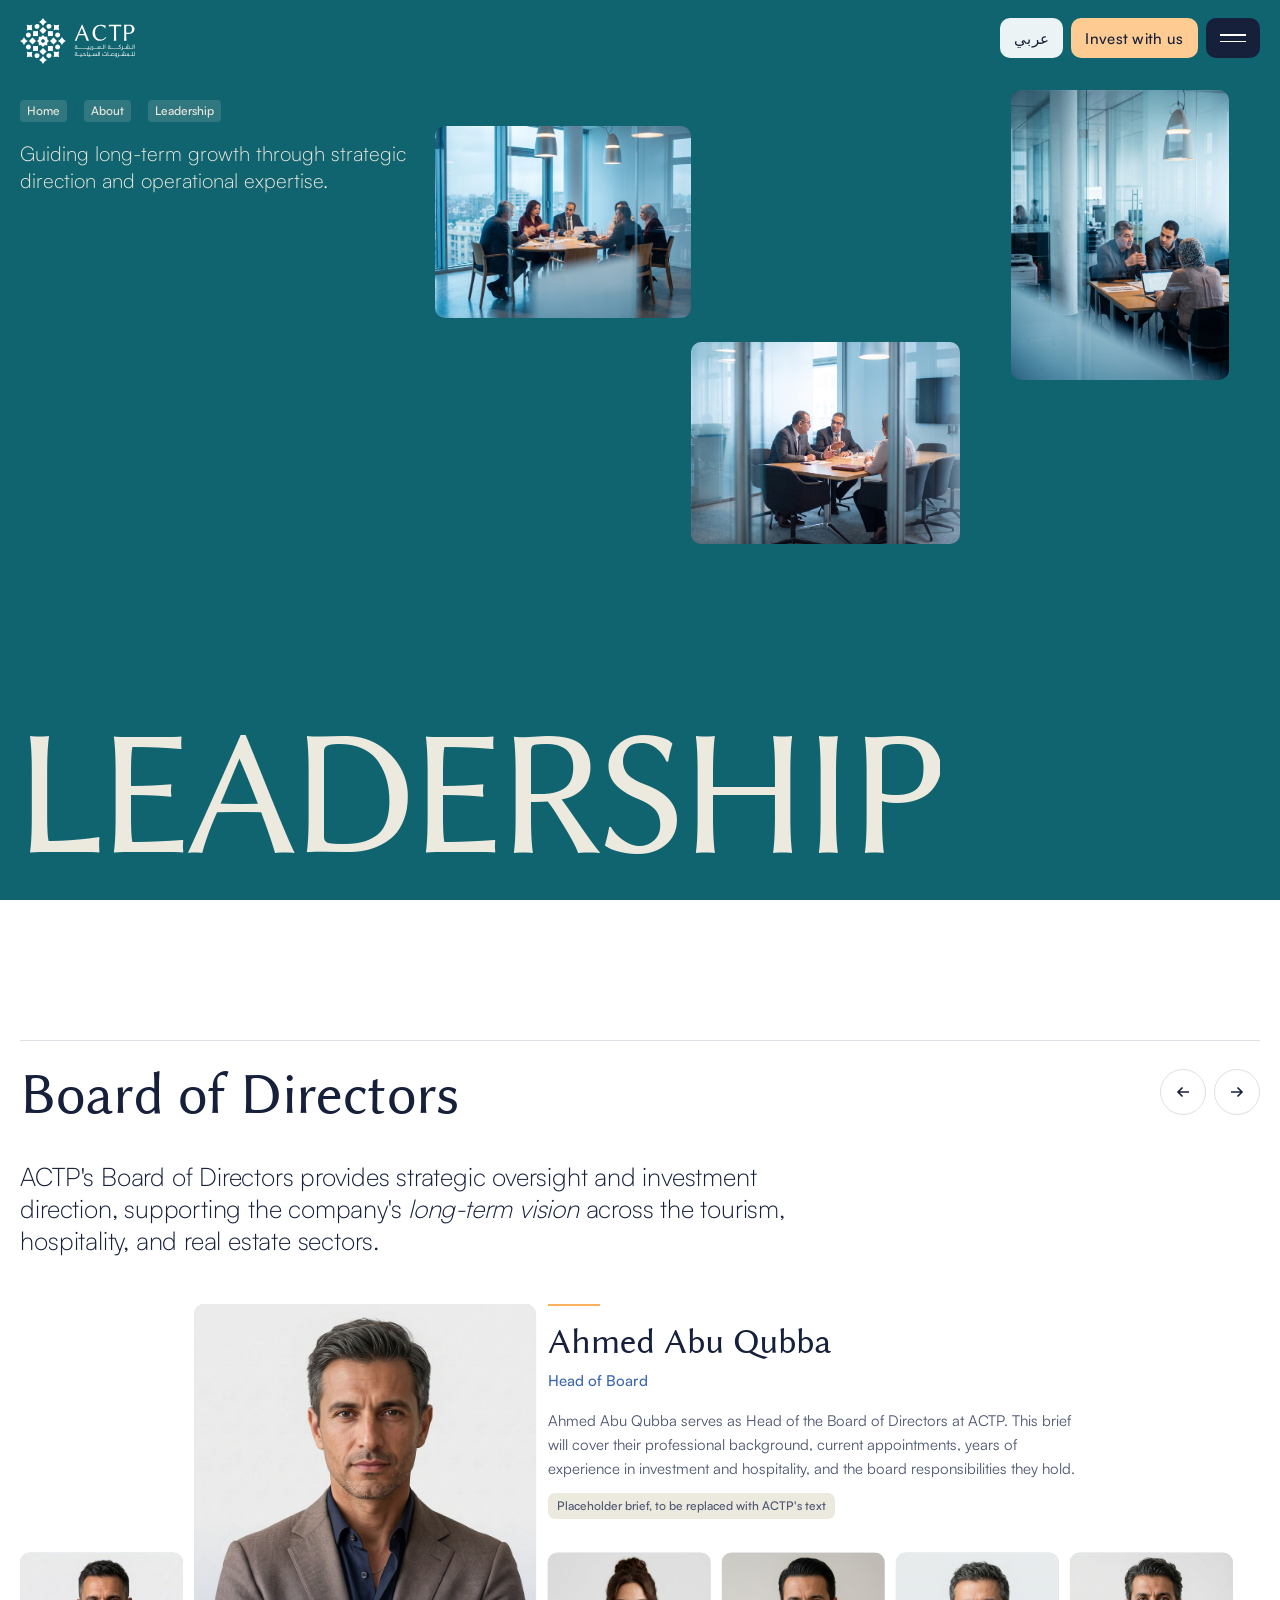
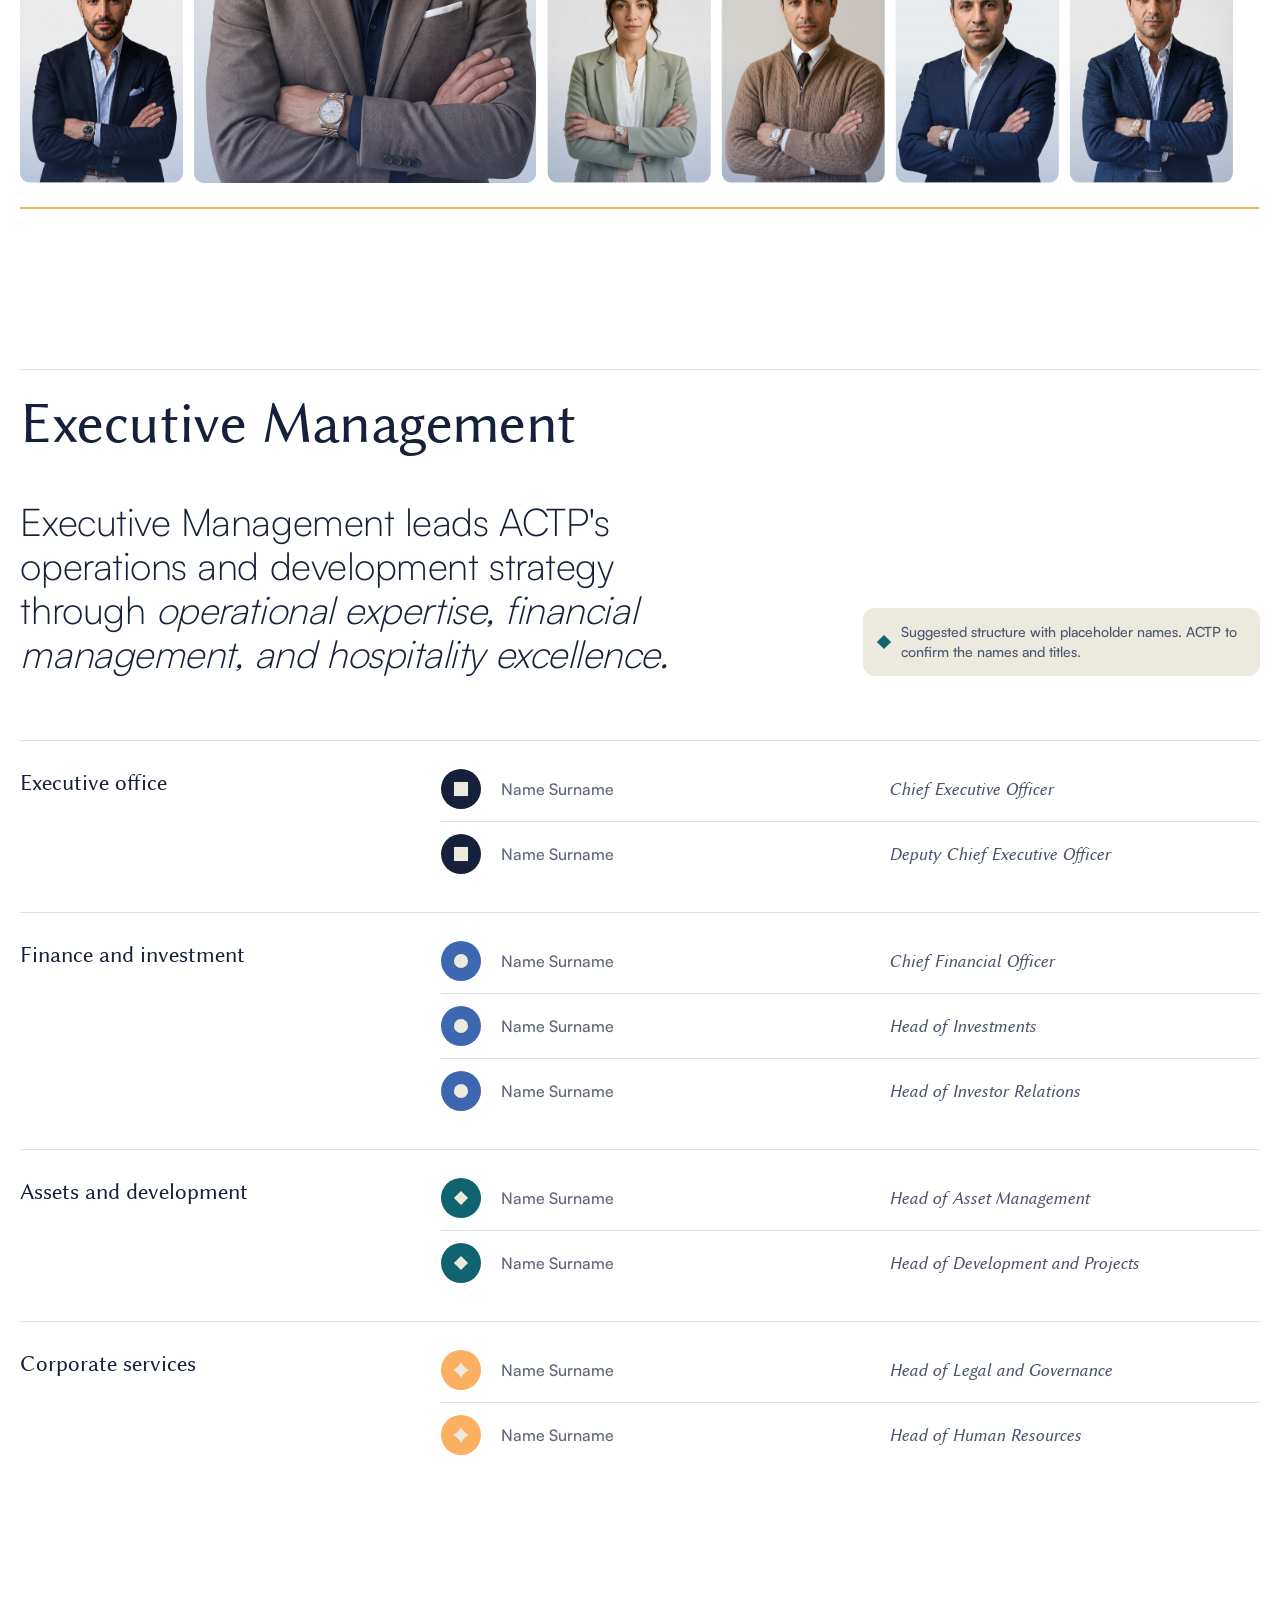
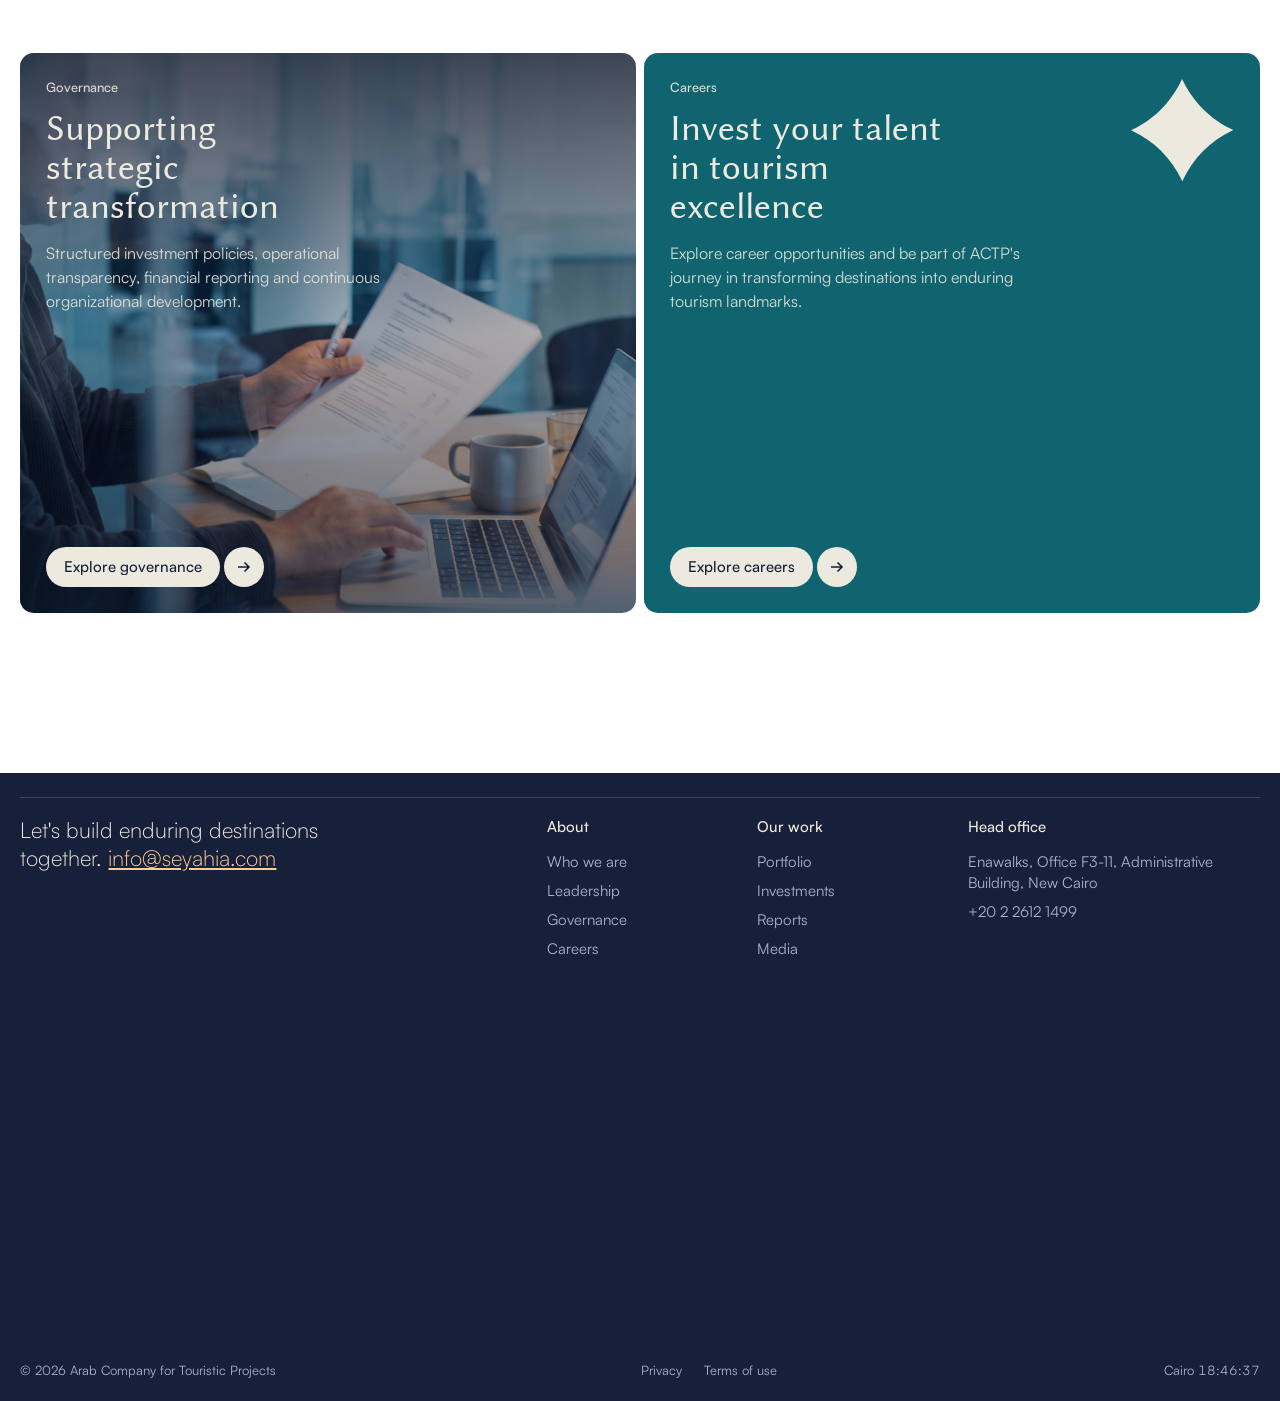
<file: leadership.html>
<!doctype html>
<html lang="en">
<head>
<meta charset="utf-8">
<meta name="viewport" content="width=device-width, initial-scale=1">
<title>ACTP Leadership</title>
<meta name="description" content="ACTP's Board of Directors and Executive Management: guiding long-term growth through strategic direction and operational expertise.">
<link rel="stylesheet" href="assets/actp.css?v=30">
<link rel="stylesheet" href="assets/motion.css?v=30">
<link rel="stylesheet" href="assets/v3.css?v=30">
<style>
  .board { margin-top: 140px; }
  .exec, .closing { margin-top: 160px; }
  .hl { font-style: italic; }
  .board .intro { margin-top: 36px; max-width: 46ch; }

  /* header: three photographs on Teal, the page name huge at the bottom left */
  .trio { position: relative; min-height: 100svh; background: var(--teal); color: var(--off-white); overflow: hidden; padding: 100px var(--g) var(--g); display: flex; flex-direction: column; }
  .trio .crumbs a, .trio .crumbs span { color: var(--off-white); background: rgba(236, 233, 222, .14); text-decoration: none; }
  .trio .line { max-width: 28ch; margin-top: 18px; font: 300 clamp(20px, 1.6vw, 26px)/1.3 var(--sans); }
  .trio figure { position: absolute; border-radius: var(--r); overflow: hidden; animation: ppIn 1.4s var(--e-out) both; }
  .trio figure img { width: 100%; height: 100%; object-fit: cover; }
  .trio .p1 { left: 34%; top: 14%; width: 20%; aspect-ratio: 4 / 3; animation-delay: .1s; }
  .trio .p2 { right: 4%; top: 10%; width: 17%; aspect-ratio: 3 / 4; animation-delay: .25s; }
  .trio .p3 { right: 25%; top: 38%; width: 21%; aspect-ratio: 4 / 3; animation-delay: .4s; }
  .trio h1 { margin-top: auto; position: relative; z-index: 2; font: 400 clamp(84px, 14vw, 250px)/.78 var(--serif); text-transform: uppercase; white-space: nowrap; margin-left: -.04em; margin-bottom: -.03em; }
  .trio h1 .w2 { display: inline-block; overflow: hidden; padding-bottom: .04em; }
  .trio h1 .w2 > span { display: inline-block; animation: phUp 1.3s var(--e-out) .2s both; }

  /* board carousel: the second card is the active member, about twice the size; the row slides left on a timer */
  .board .sh .arr { display: flex; gap: 8px; }
  .board .sh .arr button { all: unset; cursor: pointer; display: grid; place-items: center; width: 44px; height: 44px; border-radius: 50%; border: 1px solid var(--line); transition: background .3s, color .3s; }
  .board .sh .arr button:hover { background: var(--ink); color: var(--white); }
  .board .sh .arr button:focus-visible { outline: 3px solid var(--sandy); outline-offset: 2px; }
  .board .sh .arr svg { width: 16px; height: 16px; }
  .bcar { position: relative; margin-top: 48px; overflow: hidden; }
  .bc-items { position: relative; }
  .bc-items button { all: unset; box-sizing: border-box; position: absolute; left: 0; top: 0; border-radius: var(--r); overflow: hidden; cursor: pointer; background: #d9dfe9;
    transition: transform .9s cubic-bezier(.65, 0, .35, 1), width .9s cubic-bezier(.65, 0, .35, 1), height .9s cubic-bezier(.65, 0, .35, 1), opacity .35s; }
  .bc-items button.jump { transition: opacity .35s; }
  .bc-items img { width: 100%; height: 100%; object-fit: cover; object-position: 50% 16%; transition: transform 1.2s var(--e-out); }
  .bc-items button::after { content: ""; position: absolute; inset: 0; background: linear-gradient(to top, rgba(62, 103, 177, .28), transparent 55%); pointer-events: none; }
  .bc-items button:hover img { transform: scale(1.04); }
  .bc-items button[aria-current="true"] { cursor: default; }
  .bc-items button:focus-visible { outline: 3px solid var(--sandy); outline-offset: 3px; }
  .bc-info { position: absolute; top: 0; transition: opacity .35s var(--e-out), transform .6s var(--e-out); }
  .bc-info.out { opacity: 0; transform: translateY(10px); }
  .bc-info .bar { display: block; width: 52px; height: 2px; background: var(--sandy); }
  .bc-info h3 { margin-top: 18px; font: 400 clamp(32px, 2.8vw, 48px)/1 var(--serif); }
  .bc-info .role { margin-top: 10px; font: 500 15px var(--sans); color: var(--royal); }
  .bc-info .brief { margin-top: 18px; max-width: 54ch; font: 400 15px/1.6 var(--sans); color: var(--ink-2); }
  .bc-info small { display: inline-block; margin-top: 12px; padding: 5px 9px; border-radius: 7px; background: var(--off-white); font: 500 12px var(--sans); color: var(--ink-2); }
  .bc-prog { height: 2px; margin-top: 24px; background: var(--line); overflow: hidden; }
  .bc-prog i { display: block; height: 100%; background: var(--sandy); transform-origin: left; transform: scaleX(0); }
  .bc-prog i.run { animation: bcfill var(--bcd, 5s) linear forwards; }
  @keyframes bcfill { to { transform: scaleX(1); } }

  /* executive management: a directory */
  .exec .ex { margin-top: 48px; align-items: end; }
  .exec .q { grid-column: 1 / 8; }
  .exec .note { grid-column: 9 / -1; display: flex; gap: 12px; align-items: center; padding: 14px 16px; border-radius: 12px; background: var(--off-white); font: 500 14px/1.4 var(--sans); color: var(--ink-2); }
  .exec .note .dot { flex: none; width: 10px; height: 10px; background: var(--teal); transform: rotate(45deg); }
  .dir { margin-top: 64px; }
  .dir .grp { display: grid; grid-template-columns: repeat(12, minmax(0, 1fr)); column-gap: var(--col); padding: 16px 0 26px; border-top: 1px solid var(--line); }
  .dir .grp h3 { grid-column: 1 / 5; font: 400 clamp(22px, 1.8vw, 28px)/1.2 var(--serif); padding-top: 12px; }
  .dir ul { grid-column: 5 / -1; }
  .dir li { display: grid; grid-template-columns: 44px 1fr 1fr; gap: 16px; align-items: center; padding: 12px 0; border-bottom: 1px solid var(--line); }
  .dir li:last-child { border-bottom: 0; }
  .dir .av { width: 40px; height: 40px; border-radius: 50%; display: grid; place-items: center; color: var(--off-white); }
  .dir .av svg { width: 16px; height: 16px; }
  .dir .nm { font: 500 16px var(--sans); color: var(--ink-3); }
  .dir .tt { font: italic 400 18px var(--serif); color: var(--ink-2); }

  @media (max-width: 900px) {
    .board { margin-top: 88px; } .exec, .closing { margin-top: 104px; }
    .trio .p1 { left: 8%; top: 30%; width: 44%; } .trio .p2 { right: 6%; top: 24%; width: 34%; } .trio .p3 { right: 12%; top: 46%; width: 44%; }
    .bc-info { position: static; margin-top: 18px; }
    .exec .note { margin-top: 24px; }
    .dir .grp h3, .dir ul { grid-column: 1 / -1; } .dir ul { margin-top: 10px; }
    .dir li { grid-template-columns: 40px 1fr; } .dir .tt { grid-column: 2; font-size: 16px; margin-top: -10px; }
  }

</style>
</head>
<body class="v3">
<a class="skip" href="#main">Skip to content</a>

<header class="top"><a href="index.html" aria-label="ACTP home"><img class="logo logo--light" src="assets/img/logo.svg" alt="ACTP, Arab Company for Touristic Projects"></a></header>
<div class="dock">
  <a class="lang" href="#" lang="ar">عربي</a>
  <a class="cta" href="investment.html">Invest with us</a>
  <button class="menu-btn" type="button" aria-expanded="false" aria-controls="menu"><span class="sr-only">Open menu</span><i></i></button>
</div>
<div class="menu3" id="menu" aria-hidden="true" data-open="false" role="dialog" aria-label="Menu">
  <div class="mt"><img class="logo" src="assets/img/logo.svg" alt="ACTP"><button class="close" type="button" aria-label="Close menu"><svg viewBox="0 0 20 20" aria-hidden="true"><path d="M4 4l12 12M16 4 4 16" fill="none" stroke="currentColor" stroke-width="1.6"/></svg></button></div>
  <nav>
    <a href="index.html"><span>Home</span></a>
    <div class="grp"><a href="about.html"><span>About</span></a><div class="subs"><div><a href="leadership.html">Leadership</a><a href="governance.html">Governance</a></div></div></div>
    <div class="grp"><a href="portfolio.html"><span>Our portfolio</span></a><div class="subs"><div><a href="owned.html">Owned assets</a><a href="partnerships.html">Strategic partnerships</a></div></div></div>
    <div class="grp"><a href="investment.html"><span>Investments</span></a><div class="subs"><div><a href="reports.html">Reports</a></div></div></div>
    <a href="media.html"><span>Media</span></a>
    <a href="contact.html"><span>Contact</span></a>
  </nav>
  <figure><img src="assets/mosaic/egypt.svg" alt="Egypt, drawn in the four shapes of the ACTP mark, with ACTP's destinations marked"></figure>
  <div class="mf"><span>Enawalks, Office F3-11, New Cairo</span><span class="clock">Cairo</span></div>
</div>


<main id="main">
  <!-- ===== Header: three photographs on Teal, after Aker's Culture page ===== -->
  <section class="trio">
    <div class="crumbs"><a class="idx" href="index.html">Home</a><i></i><a class="idx" href="about.html">About</a><i></i><span class="idx">Leadership</span></div>
    <p class="line">Guiding long-term growth through strategic direction and operational expertise.</p>
    <figure class="p1"><img src="assets/img3/meeting-wide.jpg" alt="ACTP's leadership in a meeting"></figure>
    <figure class="p2"><img src="assets/img3/team.jpg" alt="Colleagues working together at ACTP" style="object-position:50% 70%"></figure>
    <figure class="p3"><img src="assets/img3/people-a.jpg" alt="A meeting in ACTP's office" style="object-position:50% 58%"></figure>
    <h1 data-fit><span class="w2"><span>Leadership</span></span></h1>
  </section>

  <!-- ===== Board of Directors: the carousel from the reference ===== -->
  <section class="board wrap" id="board">
    <header class="sh"><h2 class="t-h2" data-split>Board of Directors</h2>
      <div class="side"><div class="arr"><button type="button" id="prev" aria-label="Previous member"><svg viewBox="0 0 16 16" aria-hidden="true"><path d="M14 8H3M7.5 3.5 3 8l4.5 4.5" fill="none" stroke="currentColor" stroke-width="1.6"/></svg></button><button type="button" id="next" aria-label="Next member"><svg viewBox="0 0 16 16" aria-hidden="true"><path d="M2 8h11M8.5 3.5 13 8l-4.5 4.5" fill="none" stroke="currentColor" stroke-width="1.6"/></svg></button></div></div></header>
    <p class="intro t-state-s" data-fade>ACTP's Board of Directors provides strategic oversight and investment direction, supporting the company's <em class="hl">long-term vision</em> across the tourism, hospitality, and real estate sectors.</p>
    <div class="bcar" id="bcar" role="region" aria-roledescription="carousel" aria-label="Board of Directors">
      <div class="bc-items" id="bcItems"></div>
      <div class="bc-info" id="bcInfo" aria-live="polite">
        <i class="bar" aria-hidden="true"></i>
        <h3 id="bcName"></h3>
        <p class="role" id="bcRole"></p>
        <p class="brief" id="bcBrief"></p>
        <small>Placeholder brief, to be replaced with ACTP's text</small>
      </div>
      <div class="bc-prog" aria-hidden="true"><i id="bcProg"></i></div>
    </div>
  </section>

  <!-- ===== Executive Management: a directory, after Aker's Team page ===== -->
  <section class="exec wrap" id="exec">
    <header class="sh"><h2 class="t-h2" data-split>Executive Management</h2></header>
    <div class="grid ex">
      <p class="q t-state" data-fade>Executive Management leads ACTP's operations and development strategy through <em class="hl">operational expertise, financial management, and hospitality excellence.</em></p>
      <p class="note" data-fade style="--d:.15s"><span class="dot" aria-hidden="true"></span>Suggested structure with placeholder names. ACTP to confirm the names and titles.</p>
    </div>
    <div class="dir" id="dir"></div>
  </section>

  <!-- ===== Two closing cards ===== -->
  <section class="closing wrap" id="contact">
    <div class="pair">
      <a class="pcard photo" href="governance.html">
        <img src="assets/img3/finance-hand.jpg" alt="" loading="lazy" style="object-position:50% 35%">
        <span class="t-small">Governance</span>
        <h2>Supporting strategic transformation</h2>
        <p>Structured investment policies, operational transparency, financial reporting and continuous organizational development.</p>
        <span class="pill light"><span><span class="roll"><span>Explore governance</span><span>Explore governance</span></span></span><b><svg viewBox="0 0 16 16" aria-hidden="true"><path d="M2 8h11M8.5 3.5 13 8l-4.5 4.5" fill="none" stroke="currentColor" stroke-width="1.6"/></svg></b></span>
      </a>
      <a class="pcard teal" href="#">
        <span class="mark" id="mark"></span>
        <span class="t-small">Careers</span>
        <h2>Invest your talent in tourism excellence</h2>
        <p>Explore career opportunities and be part of ACTP's journey in transforming destinations into enduring tourism landmarks.</p>
        <span class="pill light"><span><span class="roll"><span>Explore careers</span><span>Explore careers</span></span></span><b><svg viewBox="0 0 16 16" aria-hidden="true"><path d="M2 8h11M8.5 3.5 13 8l-4.5 4.5" fill="none" stroke="currentColor" stroke-width="1.6"/></svg></b></span>
      </a>
    </div>
  </section>
</main>

<footer class="foot3 on-dark">
  <div class="fl">
    <p class="say">Let's build enduring destinations together. <a href="mailto:info@seyahia.com">info@seyahia.com</a></p>
    <nav class="n1" aria-label="About"><b>About</b><a href="about.html">Who we are</a><a href="leadership.html">Leadership</a><a href="governance.html">Governance</a><a href="#">Careers</a></nav>
    <nav class="n2" aria-label="Work"><b>Our work</b><a href="portfolio.html">Portfolio</a><a href="investment.html">Investments</a><a href="reports.html">Reports</a><a href="media.html">Media</a></nav>
    <nav class="n3" aria-label="Contact"><b>Head office</b><a href="#">Enawalks, Office F3-11, Administrative Building, New Cairo</a><a href="tel:+20226121499">+20 2 2612 1499</a></nav>
  </div>
  <div class="lettering" id="footBox"><canvas id="footWord" role="img" aria-label="ACTP, drawn in the four shapes of the mark"></canvas></div>
  <div class="legal"><span>© 2026 Arab Company for Touristic Projects</span><span><a href="#">Privacy</a><a href="#">Terms of use</a></span><span class="clock">Cairo</span></div>
</footer>


<script src="assets/mosaic.js?v=30"></script>
<script src="assets/samples3.js?v=30"></script>
<script src="assets/v3.js?v=30"></script>
<script>
(async () => {
  const A = window.ACTP3, { shapeSVG } = window.ACTP, reduce = A.reduce;
  A.init();

  // Board of Directors, names and roles from the Figma file. Portraits are placeholders; briefs are placeholder text.
  const BOARD = [
    { name: "Ahmed Abu Qubba", role: "Head of Board", img: "assets/board/p2.jpg" },
    { name: "Wafa Albahri", role: "Board Member", img: "assets/board/p1.jpg" },
    { name: "Besher Fengewa", role: "Board Member", img: "assets/board/p6.jpg" },
    { name: "Majed Montaser", role: "Board Member", img: "assets/board/p4.jpg" },
    { name: "Mohammed Abu Saeed", role: "Board Member", img: "assets/board/p5.jpg" },
    { name: "Mustafa Abu Bakr", role: "Board Member", img: "assets/board/p3.jpg" },
  ];
  const brief = (m) => `${m.name} serves as ${m.role === "Head of Board" ? "Head of the Board of Directors" : "a member of the Board of Directors"} at ACTP. This brief will cover their professional background, current appointments, years of experience in investment and hospitality, and the board responsibilities they hold.`;

  // ---- The carousel from the reference: slot 0 a card at the left edge, slot 1 the active member at about twice the size,
  //      the info beside it, the rest of the board in a row to the right. Every few seconds the row slides one place left.
  const car = document.getElementById("bcar"), wrap = document.getElementById("bcItems"), info = document.getElementById("bcInfo");
  const nameEl = document.getElementById("bcName"), roleEl = document.getElementById("bcRole"), briefEl = document.getElementById("bcBrief"), prog = document.getElementById("bcProg");
  const n = BOARD.length, DUR = 5000;
  wrap.innerHTML = BOARD.map((m) => `<button type="button" aria-label="${m.name}, ${m.role}"><img src="${m.img}" alt="" loading="lazy"></button>`).join("");
  const items = [...wrap.children];
  let cur = 0, slots = new Array(n).fill(-1), timer = 0, inside = false, G = {};
  const geom = () => {
    const W = car.clientWidth, phone = innerWidth <= 900, gap = phone ? 8 : 12;
    const w = phone ? (W - 2 * gap) / 3.15 : (W - 6 * gap) / 7.2, hs = w * 1.42, wa = w * 2.1 + gap * .1, ha = hs * 2.08;
    return { W, gap, w, hs, wa, ha, phone };
  };
  const place = (animate = true) => {
    G = geom();
    const { gap, w, hs, wa, ha, phone } = G;
    wrap.style.height = ha + "px";
    items.forEach((b, k) => {
      const s = (k - cur + 1 + n) % n, old = slots[k];
      // the card that leaves on the left re-enters at the far right: it fades out, jumps, and fades back in
      const wraps = animate && old >= 0 && Math.abs(s - old) > 1;
      const x = s === 0 ? 0 : s === 1 ? w + gap : w + gap + wa + gap + (s - 2) * (w + gap);
      const ww = s === 1 ? wa : w, hh = s === 1 ? ha : hs, y = s === 1 ? 0 : ha - hs;
      const apply = () => { b.style.transform = `translate(${x}px, ${y}px)`; b.style.width = ww + "px"; b.style.height = hh + "px"; };
      if (wraps && !reduce) {
        b.style.opacity = 0;
        setTimeout(() => { b.classList.add("jump"); apply(); void b.offsetWidth; b.classList.remove("jump"); b.style.opacity = 1; }, 380);
      } else { if (!animate) b.classList.add("jump"); apply(); if (!animate) { void b.offsetWidth; b.classList.remove("jump"); } b.style.opacity = 1; }
      b.setAttribute("aria-current", s === 1); b.tabIndex = 0;
      slots[k] = s;
    });
    if (!phone) { info.style.left = (w + gap + wa + gap) + "px"; info.style.width = Math.min(G.W - (w + gap + wa + gap), 620) + "px"; }
    else { info.style.left = ""; info.style.width = ""; }
  };
  const text = (first) => {
    const m = BOARD[cur];
    info.classList.add("out");
    setTimeout(() => { nameEl.textContent = m.name; roleEl.textContent = m.role; briefEl.textContent = brief(m); info.classList.remove("out"); }, first ? 0 : 420);
  };
  const restart = () => {
    clearTimeout(timer); prog.classList.remove("run"); void prog.offsetWidth;
    if (reduce || inside || document.hidden) return;
    car.style.setProperty("--bcd", DUR / 1000 + "s"); prog.classList.add("run");
    timer = setTimeout(() => go(cur + 1), DUR);
  };
  const go = (i) => { cur = (i + n) % n; place(true); text(false); restart(); };
  items.forEach((b, k) => (b.onclick = () => { if (k !== cur) go(k); }));
  document.getElementById("prev").onclick = () => go(cur - 1);
  document.getElementById("next").onclick = () => go(cur + 1);
  car.addEventListener("pointerenter", () => { inside = true; restart(); });
  car.addEventListener("pointerleave", () => { inside = false; restart(); });
  car.addEventListener("focusin", () => { inside = true; restart(); });
  car.addEventListener("focusout", () => { inside = false; restart(); });
  car.addEventListener("keydown", (e) => { if (e.key === "ArrowRight") { e.preventDefault(); go(cur + 1); } if (e.key === "ArrowLeft") { e.preventDefault(); go(cur - 1); } });
  new ResizeObserver(() => place(false)).observe(car);
  new IntersectionObserver(([e]) => { if (e.isIntersecting) restart(); else clearTimeout(timer); }).observe(car);
  document.addEventListener("visibilitychange", restart);
  place(false); text(true);

  // ---- Executive Management directory: a suggested structure for ACTP to fill in
  const GROUPS = [
    { name: "Executive office", color: "var(--ink)", shape: "square", roles: ["Chief Executive Officer", "Deputy Chief Executive Officer"] },
    { name: "Finance and investment", color: "var(--royal)", shape: "circle", roles: ["Chief Financial Officer", "Head of Investments", "Head of Investor Relations"] },
    { name: "Assets and development", color: "var(--teal)", shape: "diamond", roles: ["Head of Asset Management", "Head of Development and Projects"] },
    { name: "Corporate services", color: "var(--sandy)", shape: "astroid", roles: ["Head of Legal and Governance", "Head of Human Resources"] },
  ];
  document.getElementById("dir").innerHTML = GROUPS.map((g) => `<div class="grp"><h3>${g.name}</h3><ul>${g.roles.map((r) => `<li><span class="av" style="background:${g.color}">${shapeSVG(g.shape)}</span><span class="nm">Name Surname</span><span class="tt">${r}</span></li>`).join("")}</ul></div>`).join("");

  document.getElementById("mark").innerHTML = shapeSVG("astroid");
  A.footerLetters(document.getElementById("footWord"), document.getElementById("footBox"));
})();
</script>
<script src="assets/motion.js?v=30"></script>

</body>
</html>
</file>
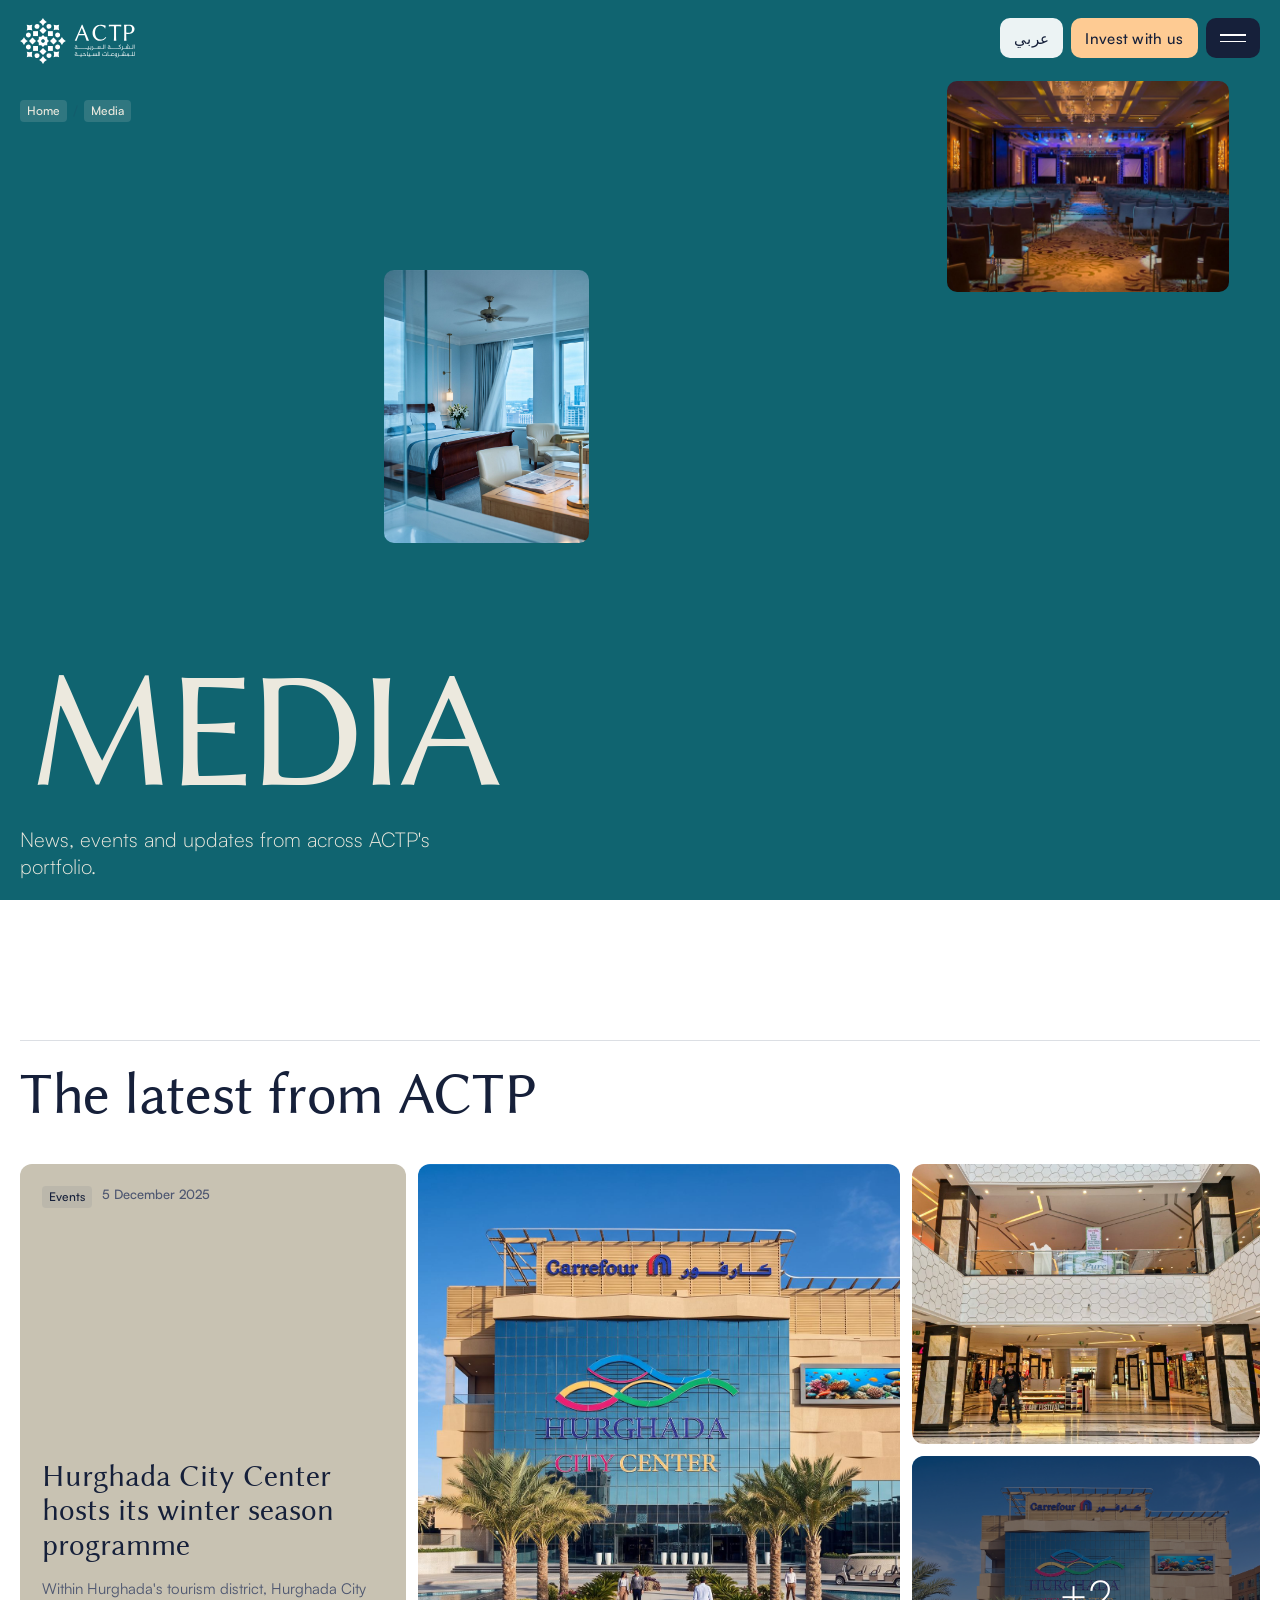
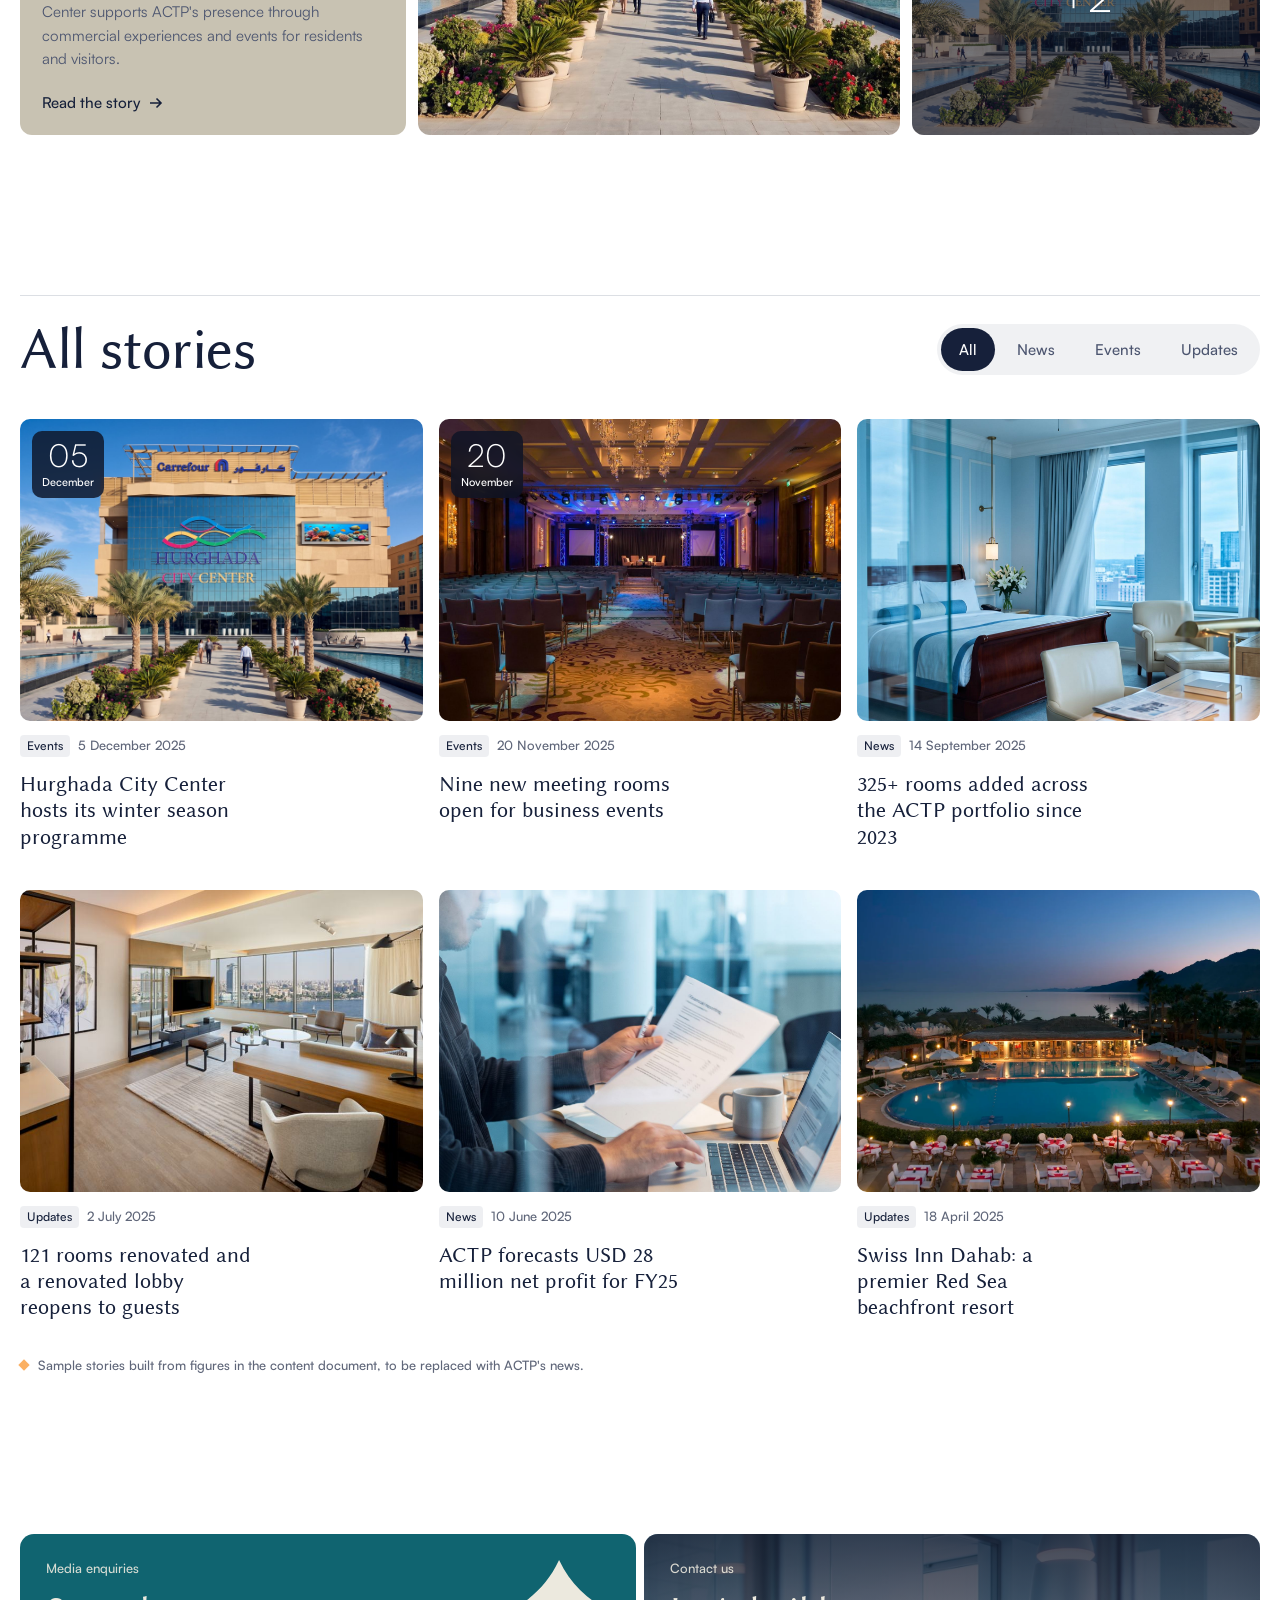
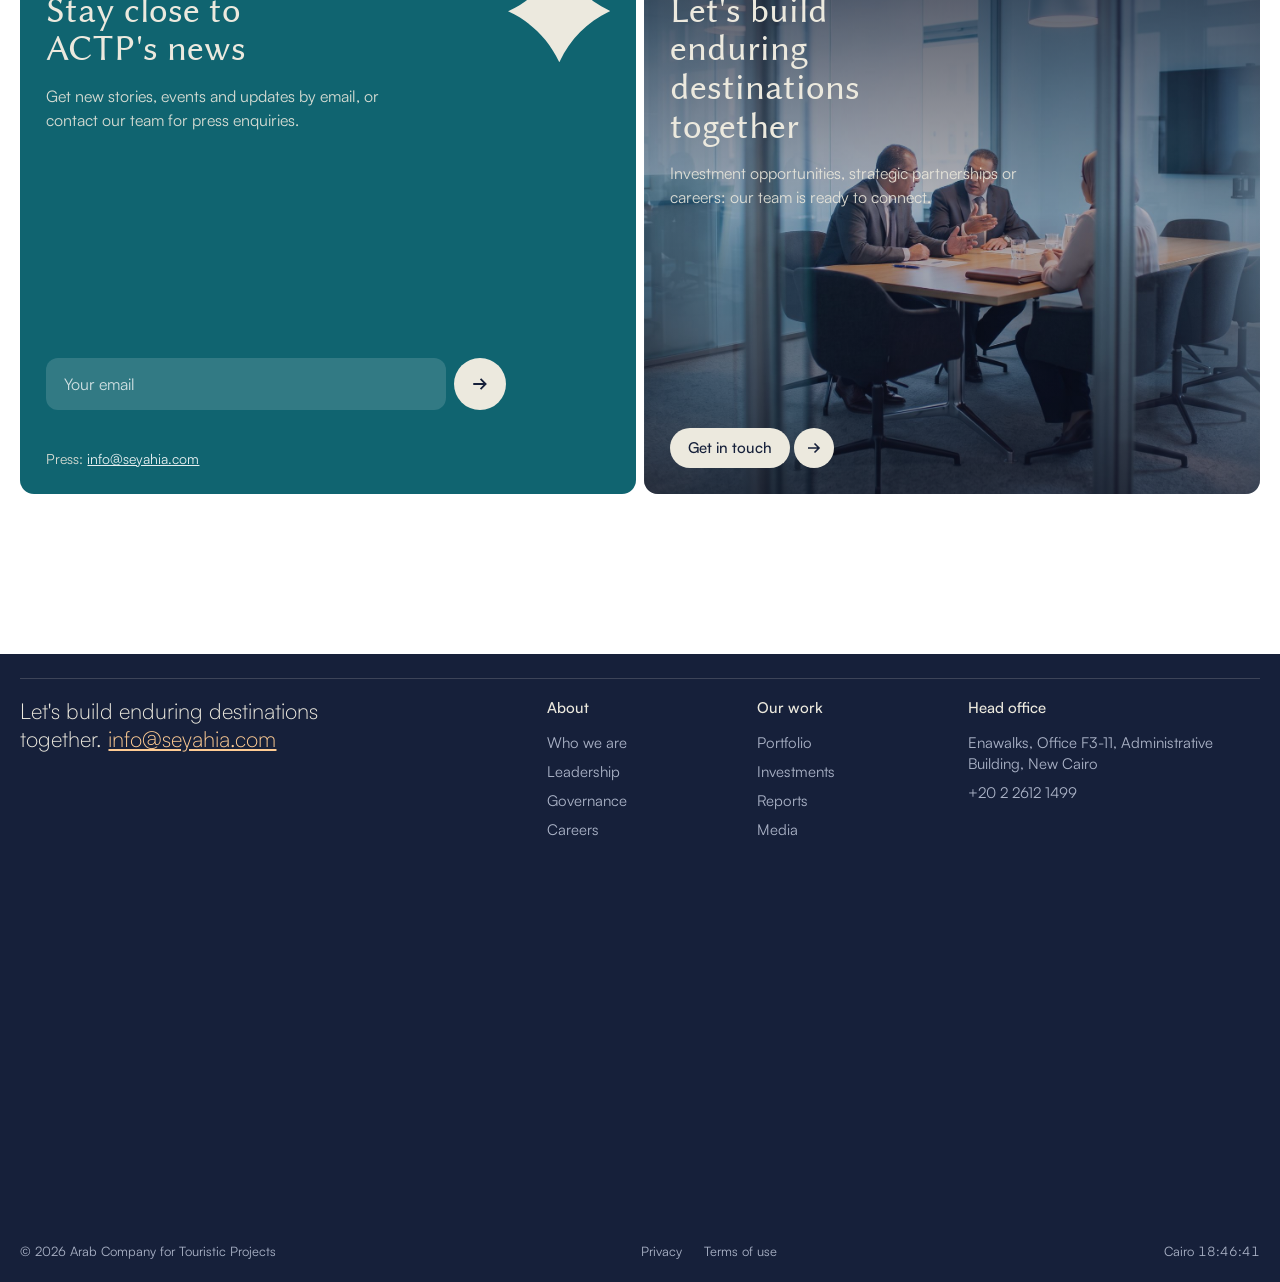
<file: media.html>
<!doctype html>
<html lang="en">
<head>
<meta charset="utf-8">
<meta name="viewport" content="width=device-width, initial-scale=1">
<title>ACTP Media</title>
<meta name="description" content="News, events and updates from across ACTP's hospitality portfolio.">
<link rel="stylesheet" href="assets/actp.css?v=30">
<link rel="stylesheet" href="assets/motion.css?v=30">
<link rel="stylesheet" href="assets/v3.css?v=30">
<style>
  /* header: the words spread across a teal page, two photographs placed around them */
  .mhero { position: relative; min-height: 100svh; background: var(--teal); color: var(--off-white); padding: 100px var(--g) var(--g); display: flex; flex-direction: column; overflow: hidden; }
  .mhero .crumbs a, .mhero .crumbs span { color: var(--off-white); background: rgba(236, 233, 222, .14); text-decoration: none; }
  .mhero .ph { position: absolute; border-radius: var(--r); animation: ppIn 1.4s var(--e-out) both; }
  .mhero .f1 { right: 4%; top: 9%; width: 22%; aspect-ratio: 4 / 3; animation-delay: .15s; }
  .mhero .f2 { left: 30%; top: 30%; width: 16%; aspect-ratio: 3 / 4; animation-delay: .3s; }
  .mhero .words { position: relative; z-index: 2; margin-top: auto; display: flex; align-items: baseline; font: 400 clamp(84px, 13vw, 240px)/.8 var(--serif); text-transform: uppercase; white-space: nowrap; }
  .mhero .words .amp { font-style: italic; color: var(--mellow); }
  .mhero .w2 { display: inline-block; overflow: hidden; padding: 0 .04em .04em; }
  .mhero .w2 > span { display: inline-block; animation: phUp 1.3s var(--e-out) .2s both; }
  .mhero .w2:nth-child(2) > span { animation-delay: .3s; } .mhero .w2:nth-child(3) > span { animation-delay: .4s; }
  .mhero .line { position: relative; z-index: 2; margin-top: 22px; max-width: 32ch; font: 300 clamp(20px, 1.6vw, 26px)/1.3 var(--sans); }

  /* the latest story */
  .lead { margin-top: 140px; }
  .story { display: grid; grid-template-columns: 1fr 1.25fr .9fr; gap: 12px; margin-top: 40px; text-decoration: none; }
  .story .txt { display: flex; flex-direction: column; padding: 22px; border-radius: 12px; background: var(--warm-grey); color: var(--ink); min-height: clamp(380px, 52vh, 520px); }
  .story .meta { display: flex; gap: 10px; font: 500 13px var(--sans); color: var(--ink-2); }
  .story h3 { margin-top: auto; font: 400 clamp(28px, 2.4vw, 40px)/1.12 var(--serif); }
  .story p { margin-top: 14px; font: 400 15px/1.55 var(--sans); color: var(--ink-2); }
  .story .read { display: inline-flex; align-items: center; gap: 8px; margin-top: 22px; font: 500 15px var(--sans); }
  .story .read svg { width: 16px; height: 16px; transition: transform .6s var(--e-out); }
  .story:hover .read svg { transform: translateX(6px); }
  .story .big { border-radius: 12px; overflow: hidden; }
  .story .big img { width: 100%; height: 100%; object-fit: cover; transition: transform 1.4s var(--e-out); }
  .story:hover .big img { transform: scale(1.04); }
  .story .thumbs { display: grid; grid-template-rows: 1fr 1fr; gap: 12px; }
  .story .thumbs .ph { border-radius: 12px; }
  .story .thumbs .more { position: absolute; inset: 0; display: grid; place-items: center; background: rgba(14, 20, 38, .55); color: var(--white); font: 300 44px var(--sans); }
  .story:focus-visible { outline: 3px solid var(--sandy); outline-offset: 4px; }

  /* all stories */
  .all { margin-top: 160px; }
  .seg { display: inline-flex; padding: 4px; gap: 4px; border-radius: 999px; background: rgba(41, 57, 89, .07); }
  .seg button { all: unset; cursor: pointer; padding: 11px 18px; border-radius: 999px; font: 500 15px var(--sans); color: var(--ink-2); transition: background .4s var(--e-out), color .4s; }
  .seg button[aria-selected="true"] { background: var(--ink); color: var(--white); }
  .seg button:focus-visible { outline: 3px solid var(--sandy); outline-offset: 2px; }
  .cards { display: grid; grid-template-columns: repeat(3, minmax(0, 1fr)); gap: 40px 16px; margin-top: 40px; }
  .card { display: grid; align-content: start; gap: 14px; text-decoration: none; opacity: 0; transform: translateY(14px); animation: rIn .7s var(--e-out) forwards; animation-delay: var(--d, 0s); }
  @keyframes rIn { to { opacity: 1; transform: none; } }
  .card .ph { aspect-ratio: 4 / 3; }
  .card .ph img { transition: transform 1.2s var(--e-out); }
  .card:hover .ph img { transform: scale(1.05); }
  .card .badge { position: absolute; left: 12px; top: 12px; display: flex; flex-direction: column; align-items: center; justify-content: center; min-width: 64px; padding: 8px 10px; border-radius: 10px; background: rgba(14, 20, 38, .82); color: var(--white); backdrop-filter: blur(6px); }
  .card .badge b { font: 300 32px/1 var(--sans); }
  .card .badge small { font: 500 11px var(--sans); margin-top: 4px; }
  .card .meta { display: flex; gap: 8px; align-items: center; }
  .card .meta .when { font: 500 13px var(--sans); color: var(--ink-3); }
  .card h3 { font: 400 clamp(22px, 1.7vw, 27px)/1.2 var(--serif); max-width: 24ch; }
  .card:hover h3 { color: var(--royal); }
  .card:focus-visible { outline: 3px solid var(--sandy); outline-offset: 4px; }
  .note { display: flex; gap: 10px; align-items: center; margin-top: 36px; font: 500 13px var(--sans); color: var(--ink-3); }
  .note .dot { width: 8px; height: 8px; background: var(--sandy); transform: rotate(45deg); }

  /* signup card */
  .closing { margin-top: 160px; }
  .talk .steps { margin-top: auto; }
  .talk .field { display: flex; gap: 8px; max-width: 460px; }
  .talk input { flex: 1; min-width: 0; height: 52px; padding: 0 18px; border: 0; border-radius: 12px; background: rgba(255, 255, 255, .14); color: var(--white); font: 400 16px var(--sans); }
  .talk input::placeholder { color: rgba(255, 255, 255, .78); }
  .talk input:focus-visible { outline: 3px solid var(--sandy); outline-offset: 2px; }
  .talk button { all: unset; cursor: pointer; display: grid; place-items: center; width: 52px; height: 52px; border-radius: 50%; background: var(--off-white); color: var(--ink); transition: transform .6s var(--e-out); }
  .talk button:hover { transform: rotate(-45deg); }
  .talk button:focus-visible { outline: 3px solid var(--sandy); outline-offset: 2px; }
  .talk button svg { width: 18px; height: 18px; }
  .talk .thanks { display: block; min-height: 1.4em; margin-top: 10px; font: 500 14px var(--sans); }
  .talk.done .field { display: none; }
  .talk .direct { margin-top: 10px; font: 400 14px var(--sans); opacity: .9; }
  .talk .direct a { color: var(--white); }

  @media (max-width: 900px) {
    .mhero { min-height: 88svh; }
    .mhero .f1 { width: 46%; top: 16%; right: 6%; } .mhero .f2 { width: 34%; left: 8%; top: 34%; }
    .lead, .all, .closing { margin-top: 88px; }
    .story { grid-template-columns: 1fr; } .story .txt { min-height: 0; order: 2; } .story .big { aspect-ratio: 4 / 3; } .story .thumbs { display: none; }
    .cards { grid-template-columns: 1fr; }
    .seg { flex-wrap: wrap; border-radius: 16px; }
  }

</style>
</head>
<body class="v3">
<a class="skip" href="#main">Skip to content</a>

<header class="top"><a href="index.html" aria-label="ACTP home"><img class="logo logo--light" src="assets/img/logo.svg" alt="ACTP, Arab Company for Touristic Projects"></a></header>
<div class="dock">
  <a class="lang" href="#" lang="ar">عربي</a>
  <a class="cta" href="investment.html">Invest with us</a>
  <button class="menu-btn" type="button" aria-expanded="false" aria-controls="menu"><span class="sr-only">Open menu</span><i></i></button>
</div>
<div class="menu3" id="menu" aria-hidden="true" data-open="false" role="dialog" aria-label="Menu">
  <div class="mt"><img class="logo" src="assets/img/logo.svg" alt="ACTP"><button class="close" type="button" aria-label="Close menu"><svg viewBox="0 0 20 20" aria-hidden="true"><path d="M4 4l12 12M16 4 4 16" fill="none" stroke="currentColor" stroke-width="1.6"/></svg></button></div>
  <nav>
    <a href="index.html"><span>Home</span></a>
    <div class="grp"><a href="about.html"><span>About</span></a><div class="subs"><div><a href="leadership.html">Leadership</a><a href="governance.html">Governance</a></div></div></div>
    <div class="grp"><a href="portfolio.html"><span>Our portfolio</span></a><div class="subs"><div><a href="owned.html">Owned assets</a><a href="partnerships.html">Strategic partnerships</a></div></div></div>
    <div class="grp"><a href="investment.html"><span>Investments</span></a><div class="subs"><div><a href="reports.html">Reports</a></div></div></div>
    <a href="media.html"><span>Media</span></a>
    <a href="contact.html"><span>Contact</span></a>
  </nav>
  <figure><img src="assets/mosaic/egypt.svg" alt="Egypt, drawn in the four shapes of the ACTP mark, with ACTP's destinations marked"></figure>
  <div class="mf"><span>Enawalks, Office F3-11, New Cairo</span><span class="clock">Cairo</span></div>
</div>


<main id="main">
  <!-- ===== Header, after Aker's News & Press: the words spread across a coloured page, two photographs ===== -->
  <section class="mhero on-dark">
    <div class="crumbs"><a class="idx" href="index.html">Home</a><i></i><span class="idx">Media</span></div>
    <figure class="ph f1"><img src="assets/img3/ballroom.jpg" alt="A ballroom set for a conference"></figure>
    <figure class="ph f2"><img src="assets/img/r-room.jpg" alt="A renovated guest room"></figure>
    <h1 class="words" data-fit><span class="w2"><span>Media</span></span></h1>
    <p class="line">News, events and updates from across ACTP's portfolio.</p>
  </section>

  <!-- ===== The latest story, after Aker's story rows: a text card, one large photo, thumbnails ===== -->
  <section class="lead wrap">
    <header class="sh"><h2 class="t-h2" data-split>The latest from ACTP</h2></header>
    <a class="story" id="leadStory" href="#"></a>
  </section>

  <!-- ===== All stories, filtered by the Figma tabs ===== -->
  <section class="all wrap" id="all">
    <header class="sh"><h2 class="t-h2" data-split>All stories</h2>
      <div class="side"><div class="seg" role="tablist" aria-label="Story type">
        <button role="tab" aria-selected="true" data-k="All">All</button>
        <button role="tab" aria-selected="false" data-k="News" tabindex="-1">News</button>
        <button role="tab" aria-selected="false" data-k="Events" tabindex="-1">Events</button>
        <button role="tab" aria-selected="false" data-k="Updates" tabindex="-1">Updates</button>
      </div></div></header>
    <div class="cards" id="cards" aria-live="polite"></div>
    <p class="note"><span class="dot" aria-hidden="true"></span>Sample stories built from figures in the content document, to be replaced with ACTP's news.</p>
  </section>

  <!-- ===== Two closing cards ===== -->
  <section class="closing wrap" id="contact">
    <div class="pair">
      <form class="pcard teal talk" id="press" action="#" novalidate>
        <span class="mark" id="mark"></span>
        <span class="t-small">Media enquiries</span>
        <h2>Stay close to ACTP's news</h2>
        <p>Get new stories, events and updates by email, or contact our team for press enquiries.</p>
        <div class="steps">
          <label class="sr-only" for="pressIn">Your email</label>
          <div class="field"><input id="pressIn" type="email" placeholder="Your email" autocomplete="email"><button type="submit" aria-label="Subscribe"><svg viewBox="0 0 16 16" aria-hidden="true"><path d="M2 8h11M8.5 3.5 13 8l-4.5 4.5" fill="none" stroke="currentColor" stroke-width="1.6"/></svg></button></div>
          <span class="thanks" aria-live="polite" id="pressMsg"></span>
          <p class="direct">Press: <a href="mailto:info@seyahia.com">info@seyahia.com</a></p>
        </div>
      </form>
      <a class="pcard photo" href="contact.html">
        <img src="assets/img3/people-a.jpg" alt="" loading="lazy" style="object-position:50% 60%">
        <span class="t-small">Contact us</span>
        <h2>Let's build enduring destinations together</h2>
        <p>Investment opportunities, strategic partnerships or careers: our team is ready to connect.</p>
        <span class="pill light"><span><span class="roll"><span>Get in touch</span><span>Get in touch</span></span></span><b><svg viewBox="0 0 16 16" aria-hidden="true"><path d="M2 8h11M8.5 3.5 13 8l-4.5 4.5" fill="none" stroke="currentColor" stroke-width="1.6"/></svg></b></span>
      </a>
    </div>
  </section>
</main>

<footer class="foot3 on-dark">
  <div class="fl">
    <p class="say">Let's build enduring destinations together. <a href="mailto:info@seyahia.com">info@seyahia.com</a></p>
    <nav class="n1" aria-label="About"><b>About</b><a href="about.html">Who we are</a><a href="leadership.html">Leadership</a><a href="governance.html">Governance</a><a href="#">Careers</a></nav>
    <nav class="n2" aria-label="Work"><b>Our work</b><a href="portfolio.html">Portfolio</a><a href="investment.html">Investments</a><a href="reports.html">Reports</a><a href="media.html">Media</a></nav>
    <nav class="n3" aria-label="Contact"><b>Head office</b><a href="#">Enawalks, Office F3-11, Administrative Building, New Cairo</a><a href="tel:+20226121499">+20 2 2612 1499</a></nav>
  </div>
  <div class="lettering" id="footBox"><canvas id="footWord" role="img" aria-label="ACTP, drawn in the four shapes of the mark"></canvas></div>
  <div class="legal"><span>© 2026 Arab Company for Touristic Projects</span><span><a href="#">Privacy</a><a href="#">Terms of use</a></span><span class="clock">Cairo</span></div>
</footer>


<script src="assets/mosaic.js?v=30"></script>
<script src="assets/samples3.js?v=30"></script>
<script src="assets/news.js?v=30"></script>
<script src="assets/v3.js?v=30"></script>
<script>
(async () => {
  const A = window.ACTP3, { shapeSVG } = window.ACTP, N = window.ACTP_NEWS, fmt = N.fmt;
  A.init();
  const ARR = '<svg viewBox="0 0 16 16" aria-hidden="true"><path d="M2 8h11M8.5 3.5 13 8l-4.5 4.5" fill="none" stroke="currentColor" stroke-width="1.6"/></svg>';
  const byDate = [...N].sort((a, b) => b.date.localeCompare(a.date));
  const url = (s) => `news.html?id=${s.id}`;

  // ---- the latest story
  const s = byDate[0], lead = document.getElementById("leadStory");
  lead.href = url(s);
  lead.innerHTML = `<div class="txt"><span class="meta"><span class="idx">${s.type}</span><span>${fmt(s.date)}</span></span><h3>${s.title}</h3><p>${s.lead}</p><span class="read">Read the story ${ARR}</span></div>
    <figure class="big"><img src="${s.img}" alt=""></figure>
    <div class="thumbs"><figure class="ph"><img src="${s.gallery[0]}" alt=""></figure><figure class="ph"><img src="${s.gallery[1]}" alt=""><span class="more">+${s.gallery.length - 1}</span></figure></div>`;

  // ---- all stories; events carry a date badge, after Aker's community events
  const cards = document.getElementById("cards"), tabs = [...document.querySelectorAll(".seg button")];
  let kind = "All";
  const render = () => {
    const list = byDate.filter((x) => kind === "All" || x.type === kind);
    cards.innerHTML = list.map((x, i) => {
      const d = new Date(x.date + "T00:00:00");
      const badge = x.type === "Events" ? `<span class="badge"><b class="num">${String(d.getDate()).padStart(2, "0")}</b><small>${d.toLocaleDateString("en-GB", { month: "long" })}</small></span>` : "";
      return `<a class="card" href="${url(x)}" style="--d:${i * .06}s"><figure class="ph"><img src="${x.img}" alt="" loading="lazy">${badge}</figure><span class="meta"><span class="idx">${x.type}</span><span class="when">${fmt(x.date)}</span></span><h3>${x.title}</h3></a>`;
    }).join("");
  };
  tabs.forEach((t, k) => {
    t.onclick = () => { kind = t.dataset.k; tabs.forEach((x) => { x.setAttribute("aria-selected", x === t); x.tabIndex = x === t ? 0 : -1; }); render(); };
    t.onkeydown = (e) => { if (e.key === "ArrowRight" || e.key === "ArrowLeft") { e.preventDefault(); const j = (k + (e.key === "ArrowRight" ? 1 : tabs.length - 1)) % tabs.length; tabs[j].click(); tabs[j].focus(); } };
  });
  render();

  // ---- news by email
  const form = document.getElementById("press"), input = document.getElementById("pressIn"), msg = document.getElementById("pressMsg");
  form.addEventListener("submit", (e) => {
    e.preventDefault();
    if (!/\S+@\S+\.\S+/.test(input.value)) { msg.textContent = "Please enter a valid email."; input.focus(); return; }
    form.classList.add("done"); msg.textContent = "Thank you. You'll hear from us when there's news.";
  });

  document.getElementById("mark").innerHTML = shapeSVG("astroid");
  A.footerLetters(document.getElementById("footWord"), document.getElementById("footBox"));
})();
</script>
<script src="assets/motion.js?v=30"></script>

</body>
</html>
</file>
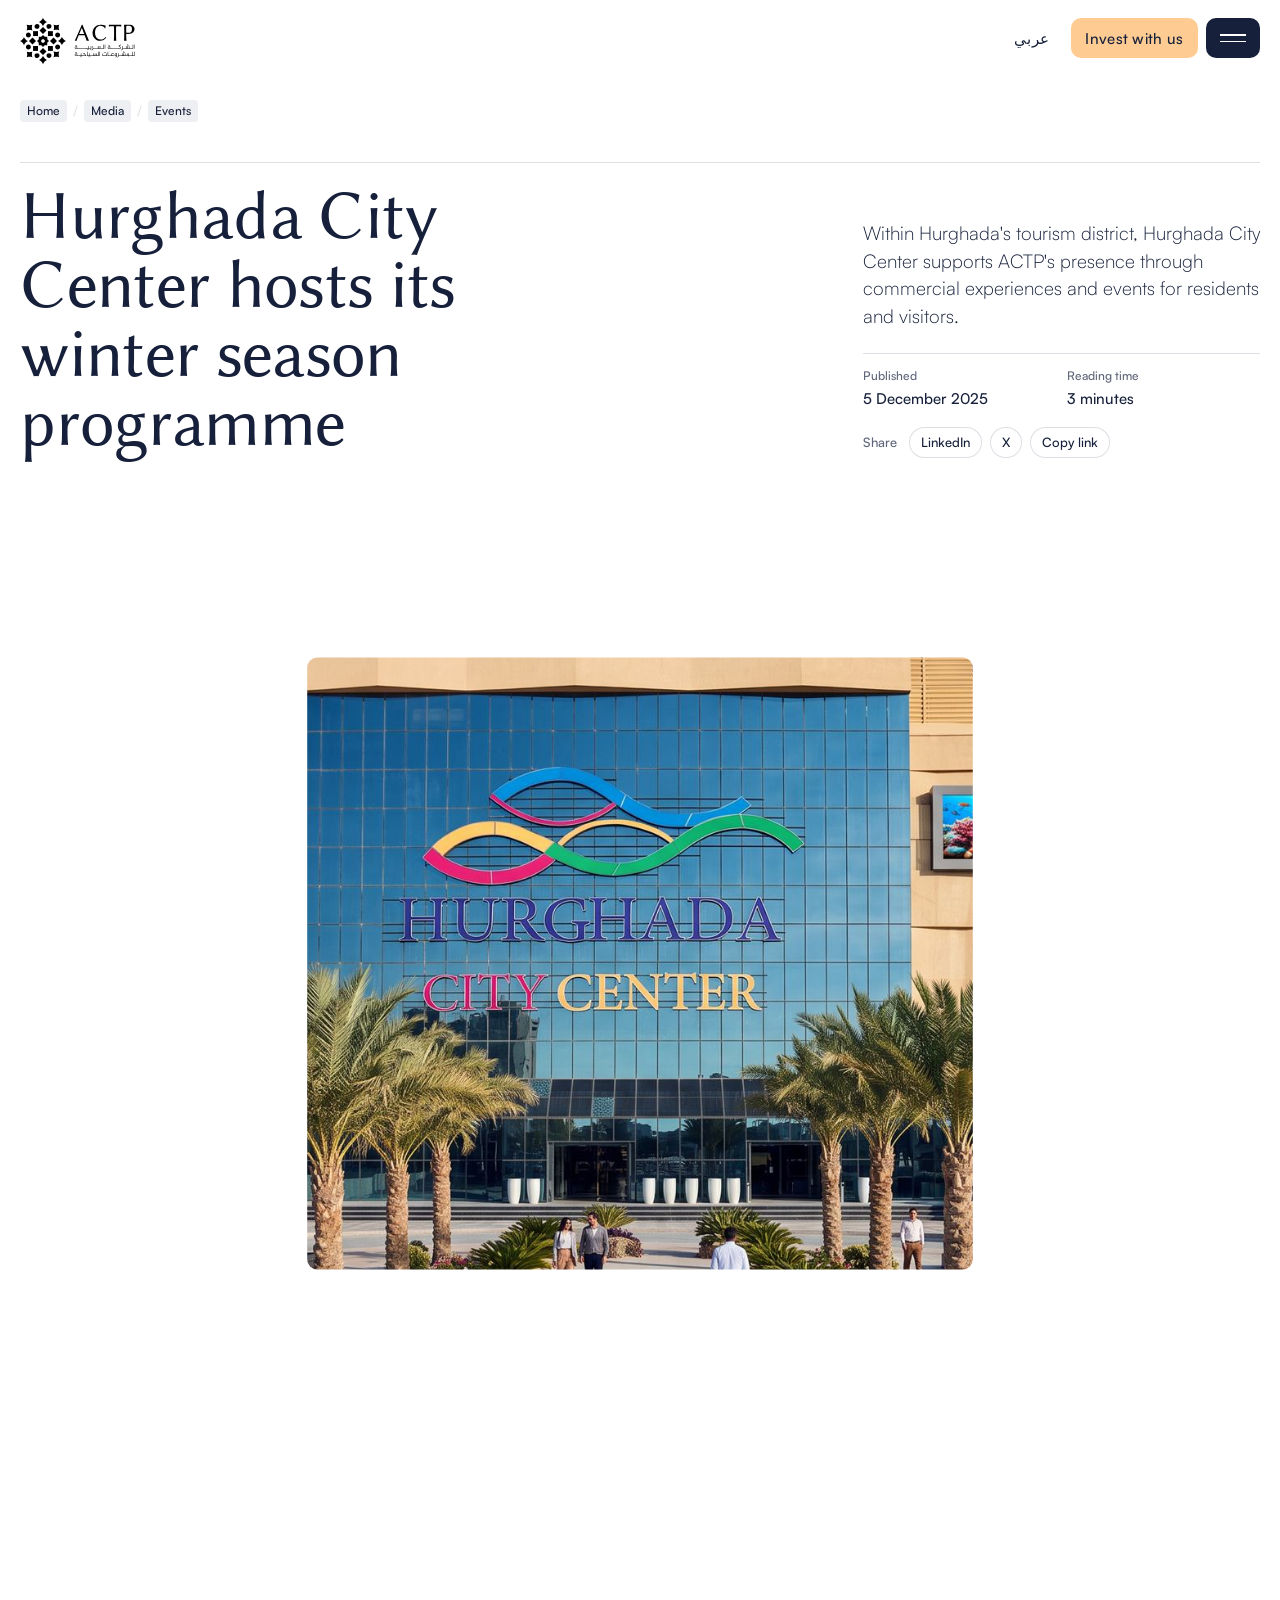
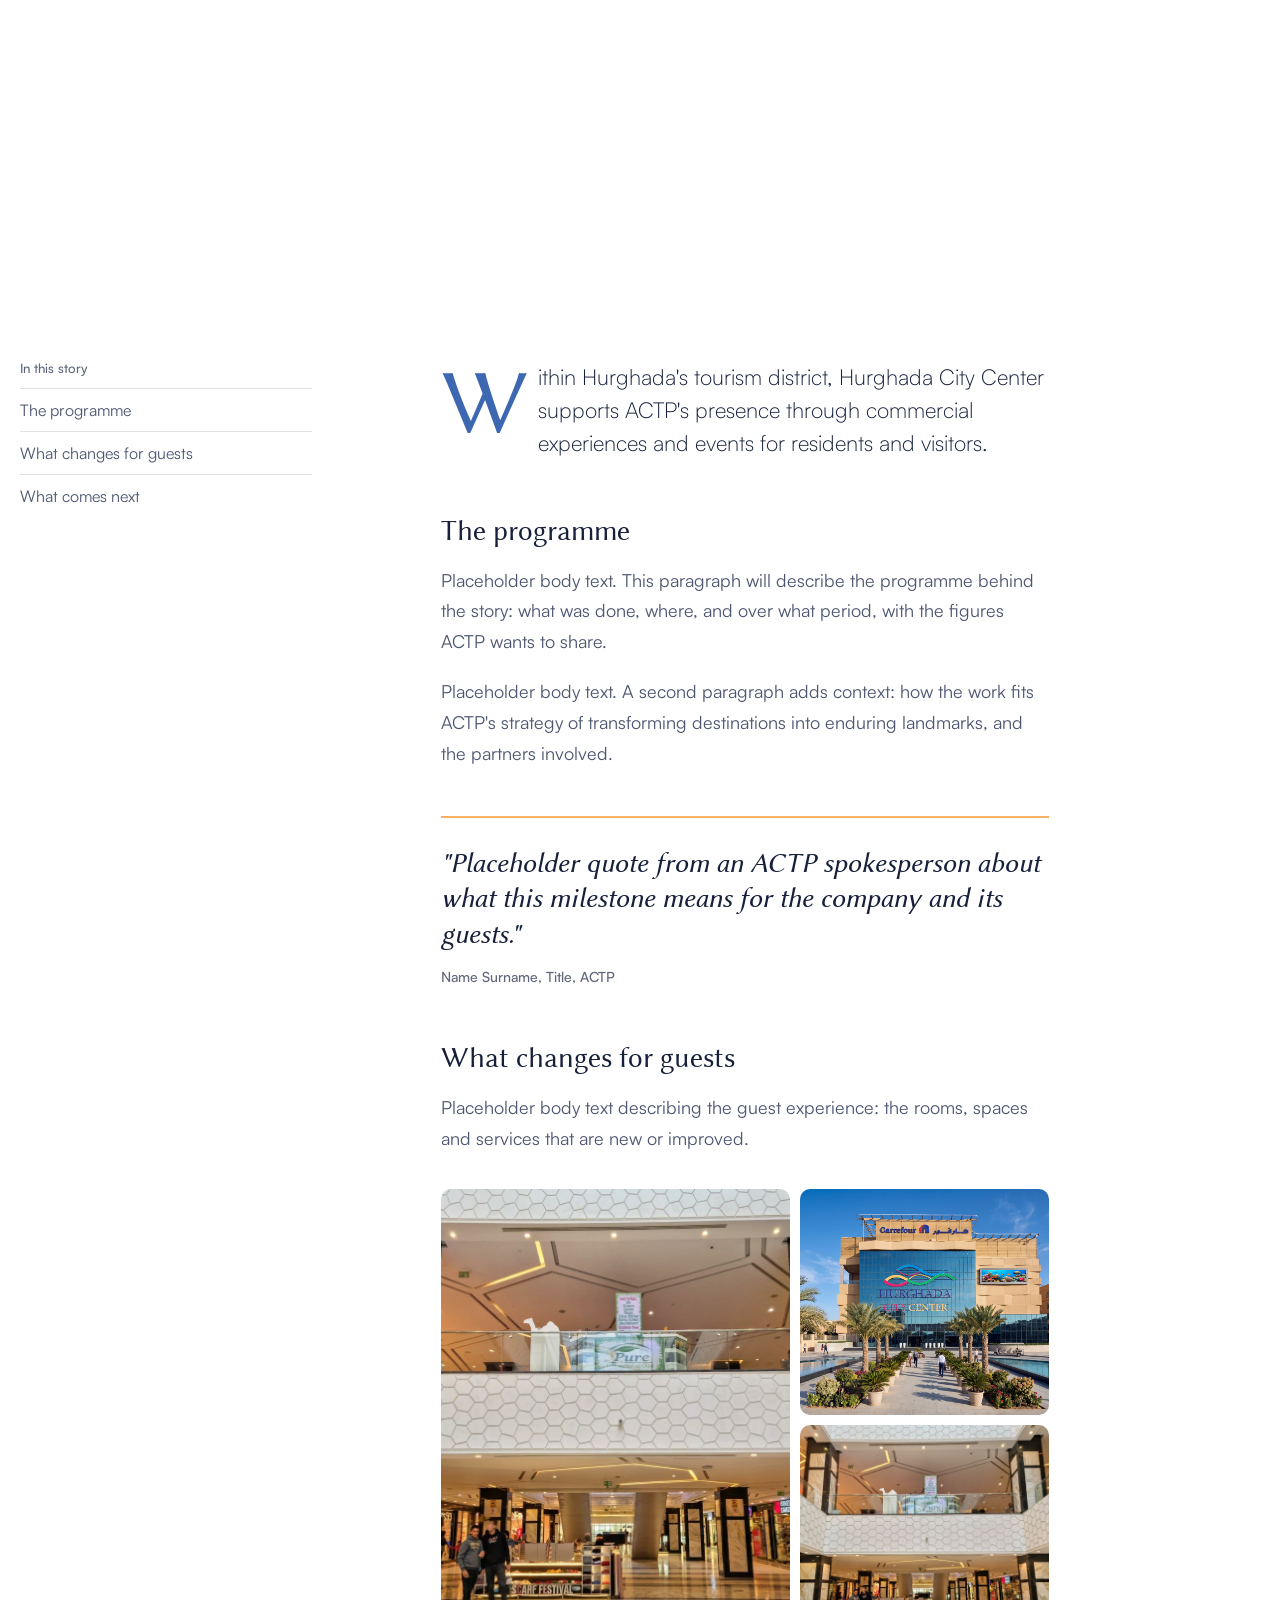
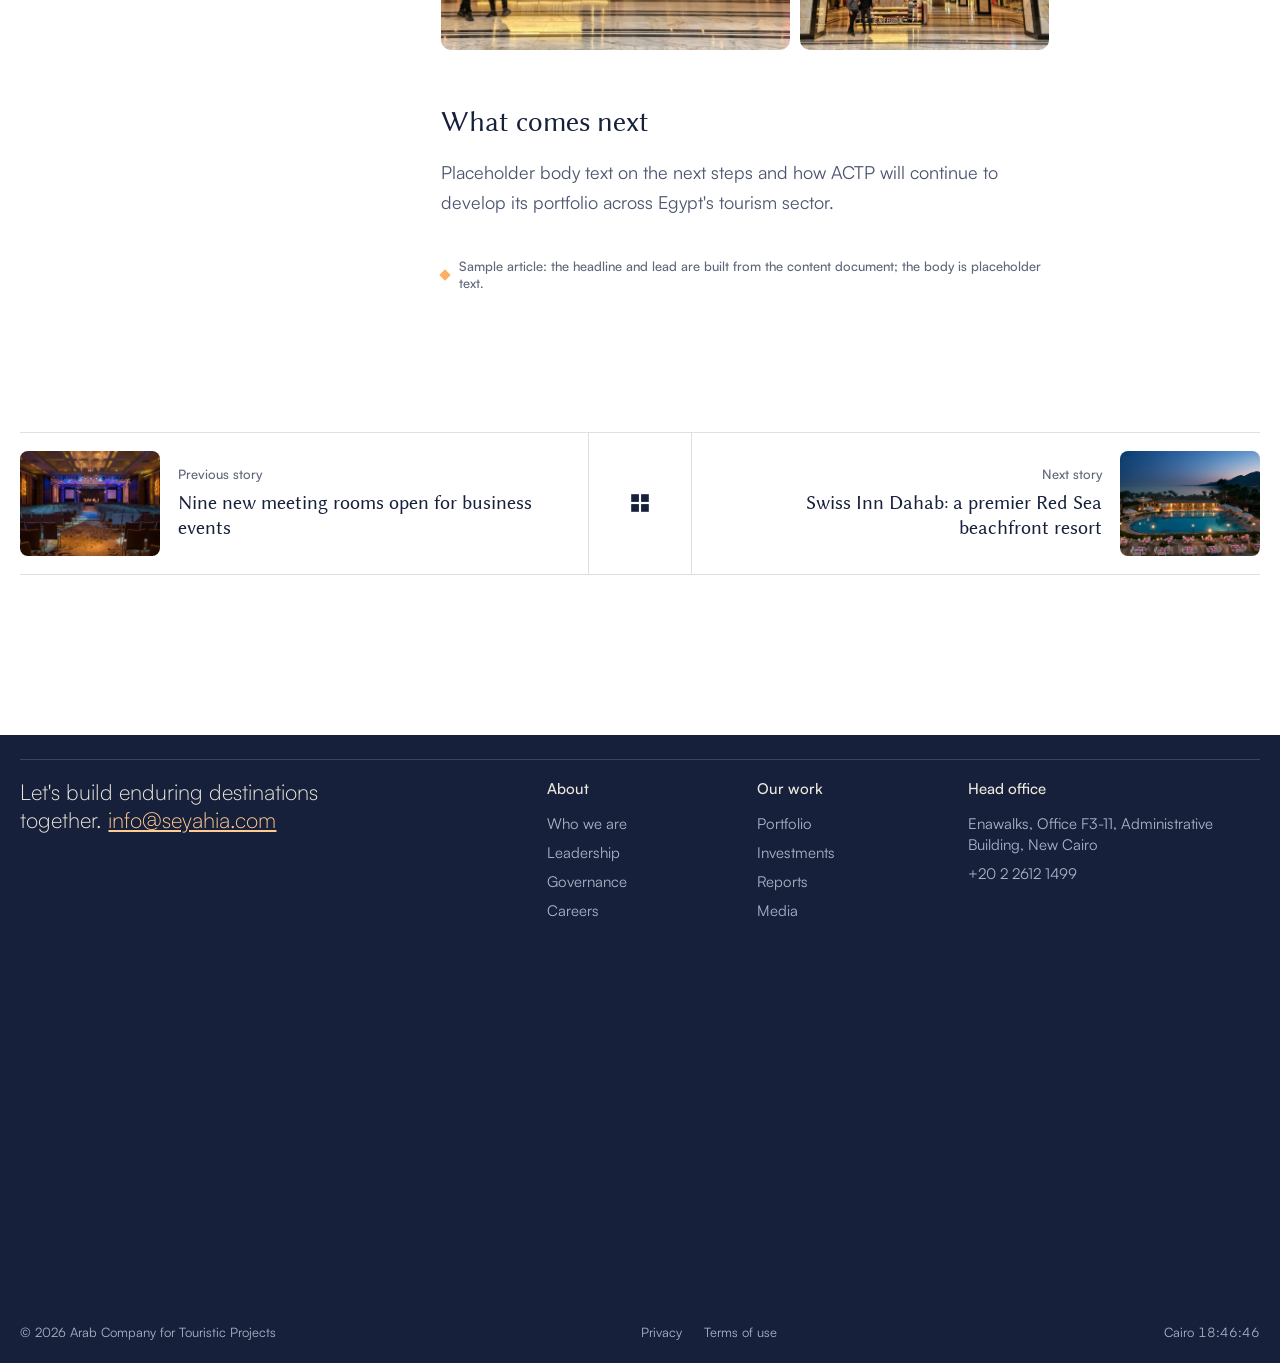
<file: news.html>
<!doctype html>
<html lang="en">
<head>
<meta charset="utf-8">
<meta name="viewport" content="width=device-width, initial-scale=1">
<title>ACTP News</title>
<meta name="description" content="News from ACTP, the Arab Company for Touristic Projects.">
<link rel="stylesheet" href="assets/actp.css?v=30">
<link rel="stylesheet" href="assets/motion.css?v=30">
<link rel="stylesheet" href="assets/v3.css?v=30">
<style>
  /* article header */
  .ahead { padding-top: 100px; }
  .ahead .grid { margin-top: 40px; border-top: 1px solid var(--line); padding-top: 18px; align-items: end; }
  .ahead h1 { grid-column: 1 / 9; font: 400 clamp(44px, 5.4vw, 92px)/1 var(--serif); letter-spacing: -.01em; max-width: 18ch; }
  .ahead h1 .wd { display: inline-block; overflow: hidden; vertical-align: top; padding-bottom: .08em; margin-bottom: -.08em; }
  .ahead h1 .wd > span { display: inline-block; animation: phUp 1.1s var(--e-out) both; animation-delay: calc(var(--i) * 40ms + .1s); }
  .ahead .aside { grid-column: 9 / -1; }
  .lede { font: 300 clamp(19px, 1.45vw, 23px)/1.45 var(--sans); }
  .facts { display: grid; grid-template-columns: 1fr 1fr; gap: 12px; margin: 22px 0 0; padding-top: 14px; border-top: 1px solid var(--line); }
  .facts dt { font: 500 12px var(--sans); color: var(--ink-3); } .facts dd { margin: 4px 0 0; font: 500 15px var(--sans); }
  .share { display: flex; flex-wrap: wrap; gap: 8px; align-items: center; margin-top: 18px; font: 500 13px var(--sans); }
  .share span { color: var(--ink-3); margin-right: 4px; }
  .share a, .share button { all: unset; cursor: pointer; padding: 7px 12px; border-radius: 999px; box-shadow: inset 0 0 0 1px var(--line); transition: background .3s, color .3s; }
  .share a:hover, .share button:hover { background: var(--ink); color: var(--white); }
  .share a:focus-visible, .share button:focus-visible { outline: 3px solid var(--sandy); outline-offset: 2px; }
  .art .grow { margin-top: 56px; height: 150vh; }

  /* body */
  .abody { margin-top: 96px; }
  .toc { grid-column: 1 / 4; }
  .toc .tin { position: sticky; top: 100px; }
  .toc .t-small { display: block; color: var(--ink-3); }
  .toc ol { margin-top: 12px; display: grid; }
  .toc a { display: block; padding: 10px 0; border-top: 1px solid var(--line); font: 400 16px var(--sans); color: var(--ink-2); text-decoration: none; }
  .toc a:hover, .toc a.on { color: var(--ink); }
  .toc a.on { font-weight: 500; }
  .text { grid-column: 5 / 11; font: 400 18px/1.7 var(--sans); color: var(--ink-2); }
  .text p + p { margin-top: 1.1em; }
  .text .drop { font: 300 clamp(22px, 1.7vw, 27px)/1.5 var(--sans); color: var(--ink); }
  .text .drop::first-letter { float: left; font: 400 4.2em/.82 var(--serif); margin: .06em .1em 0 0; color: var(--royal); }
  .text h2 { margin: 56px 0 18px; font: 400 clamp(28px, 2.3vw, 38px)/1.1 var(--serif); color: var(--ink); scroll-margin-top: 100px; }
  .text blockquote { margin: 48px 0; padding: 28px 0 0; border-top: 2px solid var(--sandy); }
  .text blockquote p { font: 400 clamp(26px, 2.2vw, 36px)/1.25 var(--serif); font-style: italic; color: var(--ink); }
  .text cite { display: block; margin-top: 16px; font: 500 14px var(--sans); font-style: normal; color: var(--ink-3); }
  .gal { display: grid; grid-template-columns: 1.4fr 1fr; grid-template-rows: 1fr 1fr; gap: 10px; height: clamp(380px, 36vw, 560px); margin: 36px 0; }
  .gal .ph:first-child { grid-row: 1 / span 2; }
  .gal .ph { height: 100%; min-height: 0; cursor: zoom-in; }
  .gal .ph img { width: 100%; height: 100%; object-fit: cover; }
  .gal .ph img { transition: transform 1.2s var(--e-out); } .gal .ph:hover img { transform: scale(1.04); }
  .placeholder { display: flex; gap: 10px; align-items: center; margin-top: 40px !important; font: 500 13px var(--sans); color: var(--ink-3); }
  .placeholder .dot { width: 8px; height: 8px; background: var(--sandy); transform: rotate(45deg); flex: none; }

  /* lightbox */
  .lb { position: fixed; inset: 0; z-index: 120; display: grid; place-items: center; padding: 5vh 5vw; background: rgba(10, 14, 28, .92); opacity: 0; pointer-events: none; transition: opacity .4s; }
  .lb.on { opacity: 1; pointer-events: auto; }
  .lb img { max-width: 100%; max-height: 90vh; border-radius: 8px; transform: scale(.96); transition: transform .6s var(--e-out); }
  .lb.on img { transform: none; }
  .lb button { all: unset; cursor: pointer; position: absolute; top: 20px; right: 20px; padding: 10px 16px; border-radius: 10px; background: var(--off-white); color: var(--ink); font: 500 15px var(--sans); }

  /* previous and next, each with its cover image; hairlines separate them, a plain gallery icon between */
  .pn.wrap { padding-inline: 0; margin-inline: var(--g); }
  .pn { margin-top: 140px; display: grid; grid-template-columns: 1fr auto 1fr; align-items: stretch; border-top: 1px solid var(--line); border-bottom: 1px solid var(--line); }
  .pnl { display: grid; grid-template-columns: 140px 1fr; gap: 18px; align-items: center; padding: 18px 24px 18px 0; text-decoration: none; }
  .pnl.r { grid-template-columns: 1fr 140px; text-align: right; padding: 18px 0 18px 24px; }
  .pnl.r .ph { order: 2; }
  .pnl .ph { aspect-ratio: 4 / 3; border-radius: 8px; }
  .pnl .ph img { transition: transform 1.2s var(--e-out); }
  .pnl:hover .ph img { transform: scale(1.06); } .pnl:hover b { color: var(--royal); }
  .pnl small { display: block; font: 500 13px var(--sans); color: var(--ink-3); }
  .pnl b { display: block; margin-top: 8px; font: 400 clamp(20px, 1.6vw, 26px)/1.2 var(--serif); transition: color .3s; }
  .pnl:focus-visible, .home:focus-visible { outline: 3px solid var(--sandy); outline-offset: 3px; }
  .home { display: grid; place-items: center; padding: 0 40px; border-left: 1px solid var(--line); border-right: 1px solid var(--line); color: var(--ink); transition: color .3s; }
  .home svg { width: 22px; height: 22px; fill: currentColor; transition: transform .6s var(--e-out); }
  .home:hover { color: var(--royal); } .home:hover svg { transform: rotate(90deg); }

  @media (max-width: 900px) {
    .ahead { padding-top: 84px; } .ahead h1, .ahead .aside { grid-column: 1 / -1; } .ahead .aside { margin-top: 24px; }
    .abody { margin-top: 56px; } .toc { display: none; } .text { grid-column: 1 / -1; font-size: 17px; }
    .pn { grid-template-columns: 1fr; margin-top: 88px; } .home { order: 3; padding: 18px 0; border: 0; border-top: 1px solid var(--line); }
    .pnl, .pnl.r { grid-template-columns: 96px 1fr; text-align: left; padding: 16px 0; } .pnl.r { border-top: 1px solid var(--line); } .pnl.r .ph { order: 0; }
    .gal { height: 92vw; }
  }

  .crumbs a { text-decoration: none; }

</style>
</head>
<body class="v3">
<a class="skip" href="#main">Skip to content</a>

<header class="top"><a href="index.html" aria-label="ACTP home"><img class="logo" src="assets/img/logo.svg" alt="ACTP, Arab Company for Touristic Projects"></a></header>
<div class="dock">
  <a class="lang" href="#" lang="ar">عربي</a>
  <a class="cta" href="investment.html">Invest with us</a>
  <button class="menu-btn" type="button" aria-expanded="false" aria-controls="menu"><span class="sr-only">Open menu</span><i></i></button>
</div>
<div class="menu3" id="menu" aria-hidden="true" data-open="false" role="dialog" aria-label="Menu">
  <div class="mt"><img class="logo" src="assets/img/logo.svg" alt="ACTP"><button class="close" type="button" aria-label="Close menu"><svg viewBox="0 0 20 20" aria-hidden="true"><path d="M4 4l12 12M16 4 4 16" fill="none" stroke="currentColor" stroke-width="1.6"/></svg></button></div>
  <nav>
    <a href="index.html"><span>Home</span></a>
    <div class="grp"><a href="about.html"><span>About</span></a><div class="subs"><div><a href="leadership.html">Leadership</a><a href="governance.html">Governance</a></div></div></div>
    <div class="grp"><a href="portfolio.html"><span>Our portfolio</span></a><div class="subs"><div><a href="owned.html">Owned assets</a><a href="partnerships.html">Strategic partnerships</a></div></div></div>
    <div class="grp"><a href="investment.html"><span>Investments</span></a><div class="subs"><div><a href="reports.html">Reports</a></div></div></div>
    <a href="media.html"><span>Media</span></a>
    <a href="contact.html"><span>Contact</span></a>
  </nav>
  <figure><img src="assets/mosaic/egypt.svg" alt="Egypt, drawn in the four shapes of the ACTP mark, with ACTP's destinations marked"></figure>
  <div class="mf"><span>Enawalks, Office F3-11, New Cairo</span><span class="clock">Cairo</span></div>
</div>


<main id="main">
  <!-- ===== Article header: crumbs, type and date, a large headline, the lead ===== -->
  <article class="art">
    <header class="ahead wrap">
      <div class="crumbs"><a class="idx" href="index.html">Home</a><i></i><a class="idx" href="media.html">Media</a><i></i><span class="idx" id="aType">News</span></div>
      <div class="grid">
        <h1 id="aTitle" data-fit-wrap></h1>
        <div class="aside">
          <p class="lede" id="aLead"></p>
          <dl class="facts">
            <div><dt>Published</dt><dd id="aDate"></dd></div>
            <div><dt>Reading time</dt><dd>3 minutes</dd></div>
          </dl>
          <div class="share" aria-label="Share this story">
            <span>Share</span>
            <a href="#" id="shLinkedIn">LinkedIn</a><a href="#" id="shX">X</a><button type="button" id="shCopy">Copy link</button>
          </div>
        </div>
      </div>
    </header>

    <!-- the photograph opens up as you scroll -->
    <section class="grow" aria-label="Story photograph">
      <div class="stick"><div class="frame"><img id="aImg" src="" alt=""></div></div>
    </section>

    <!-- body: a narrow reading column, a quote, a gallery -->
    <div class="abody wrap">
      <div class="grid">
        <aside class="toc"><div class="tin"><span class="t-small">In this story</span><ol><li><a href="#s1">The programme</a></li><li><a href="#s2">What changes for guests</a></li><li><a href="#s3">What comes next</a></li></ol></div></aside>
        <div class="text">
          <p class="drop" id="aLead2"></p>
          <h2 id="s1">The programme</h2>
          <p>Placeholder body text. This paragraph will describe the programme behind the story: what was done, where, and over what period, with the figures ACTP wants to share.</p>
          <p>Placeholder body text. A second paragraph adds context: how the work fits ACTP's strategy of transforming destinations into enduring landmarks, and the partners involved.</p>
          <blockquote><p>"Placeholder quote from an ACTP spokesperson about what this milestone means for the company and its guests."</p><cite>Name Surname, Title, ACTP</cite></blockquote>
          <h2 id="s2">What changes for guests</h2>
          <p>Placeholder body text describing the guest experience: the rooms, spaces and services that are new or improved.</p>
          <div class="gal" id="aGal"></div>
          <h2 id="s3">What comes next</h2>
          <p>Placeholder body text on the next steps and how ACTP will continue to develop its portfolio across Egypt's tourism sector.</p>
          <p class="placeholder"><span class="dot" aria-hidden="true"></span>Sample article: the headline and lead are built from the content document; the body is placeholder text.</p>
        </div>
      </div>
    </div>
  </article>

  <!-- ===== Previous and next, each with its cover; the gallery icon leads back to Media ===== -->
  <nav class="pn wrap" aria-label="More stories">
    <a id="prevS" class="pnl"></a>
    <a class="home" href="media.html" aria-label="All stories in Media"><svg viewBox="0 0 20 20" aria-hidden="true"><rect x="2" y="2" width="7" height="7"/><rect x="11" y="2" width="7" height="7"/><rect x="2" y="11" width="7" height="7"/><rect x="11" y="11" width="7" height="7"/></svg></a>
    <a id="nextS" class="pnl r"></a>
  </nav>
</main>

<footer class="foot3 on-dark">
  <div class="fl">
    <p class="say">Let's build enduring destinations together. <a href="mailto:info@seyahia.com">info@seyahia.com</a></p>
    <nav class="n1" aria-label="About"><b>About</b><a href="about.html">Who we are</a><a href="leadership.html">Leadership</a><a href="governance.html">Governance</a><a href="#">Careers</a></nav>
    <nav class="n2" aria-label="Work"><b>Our work</b><a href="portfolio.html">Portfolio</a><a href="investment.html">Investments</a><a href="reports.html">Reports</a><a href="media.html">Media</a></nav>
    <nav class="n3" aria-label="Contact"><b>Head office</b><a href="#">Enawalks, Office F3-11, Administrative Building, New Cairo</a><a href="tel:+20226121499">+20 2 2612 1499</a></nav>
  </div>
  <div class="lettering" id="footBox"><canvas id="footWord" role="img" aria-label="ACTP, drawn in the four shapes of the mark"></canvas></div>
  <div class="legal"><span>© 2026 Arab Company for Touristic Projects</span><span><a href="#">Privacy</a><a href="#">Terms of use</a></span><span class="clock">Cairo</span></div>
</footer>


<script src="assets/mosaic.js?v=30"></script>
<script src="assets/samples3.js?v=30"></script>
<script src="assets/news.js?v=30"></script>
<script src="assets/v3.js?v=30"></script>
<script>
(async () => {
  const N = window.ACTP_NEWS, fmt = N.fmt;
  // ---- the story chosen by ?id= (the newest story when none is given)
  const byDate = [...N].sort((a, b) => b.date.localeCompare(a.date));
  const id = new URLSearchParams(location.search).get("id");
  const i = Math.max(0, byDate.findIndex((s) => s.id === id)), s = byDate[i];
  document.title = s.title + " | ACTP";
  document.getElementById("aType").textContent = s.type;
  let k = 0;
  document.getElementById("aTitle").innerHTML = s.title.split(" ").map((w) => `<span class="wd"><span style="--i:${k++}">${w}</span></span>`).join(" ");
  document.getElementById("aTitle").setAttribute("aria-label", s.title);
  document.getElementById("aLead").textContent = s.lead;
  document.getElementById("aLead2").textContent = s.lead;
  document.getElementById("aDate").textContent = fmt(s.date);
  const img = document.getElementById("aImg"); img.src = s.img; img.alt = s.title;
  document.getElementById("aGal").innerHTML = s.gallery.map((g, j) => `<figure class="ph" tabindex="0" role="button" aria-label="Enlarge photo ${j + 1}"><img src="${g}" alt="" loading="lazy"></figure>`).join("");

  // previous and next stories
  const prev = byDate[(i + 1) % byDate.length], next = byDate[(i - 1 + byDate.length) % byDate.length];
  const p = document.getElementById("prevS"), n = document.getElementById("nextS");
  p.href = `news.html?id=${prev.id}`; p.innerHTML = `<figure class="ph"><img src="${prev.img}" alt="" loading="lazy"></figure><span><small>Previous story</small><b>${prev.title}</b></span>`;
  n.href = `news.html?id=${next.id}`; n.innerHTML = `<figure class="ph"><img src="${next.img}" alt="" loading="lazy"></figure><span><small>Next story</small><b>${next.title}</b></span>`;
  // share
  const here = encodeURIComponent(location.href);
  document.getElementById("shLinkedIn").href = `https://www.linkedin.com/sharing/share-offsite/?url=${here}`;
  document.getElementById("shX").href = `https://twitter.com/intent/tweet?url=${here}&text=${encodeURIComponent(s.title)}`;
  ["shLinkedIn", "shX"].forEach((x) => { const a = document.getElementById(x); a.target = "_blank"; a.rel = "noopener"; });
  const cp = document.getElementById("shCopy");
  cp.onclick = async () => { try { await navigator.clipboard.writeText(location.href); cp.textContent = "Link copied"; } catch (e) { cp.textContent = "Copy failed"; } setTimeout(() => (cp.textContent = "Copy link"), 2000); };

  // gallery lightbox
  const lb = document.createElement("div"); lb.className = "lb"; lb.setAttribute("role", "dialog"); lb.setAttribute("aria-label", "Photo"); lb.innerHTML = '<button type="button">Close</button>'; const lbImg = new Image(); lbImg.alt = ""; /* added on first open */
  document.body.appendChild(lb);
  const open = (src) => { lbImg.src = src; if (!lbImg.isConnected) lb.prepend(lbImg); lb.classList.add("on"); lb.querySelector("button").focus(); };
  const close = () => lb.classList.remove("on");
  document.querySelectorAll(".gal .ph").forEach((f) => { f.onclick = () => open(f.querySelector("img").src); f.onkeydown = (e) => { if (e.key === "Enter" || e.key === " ") { e.preventDefault(); open(f.querySelector("img").src); } }; });
  lb.onclick = (e) => { if (e.target !== lb.querySelector("img")) close(); };
  addEventListener("keydown", (e) => { if (e.key === "Escape") close(); });

  // the reading index marks the section in view
  const links = [...document.querySelectorAll(".toc a")];
  const io = new IntersectionObserver((es) => es.forEach((e) => { if (e.isIntersecting) links.forEach((a) => a.classList.toggle("on", a.getAttribute("href") === "#" + e.target.id)); }), { rootMargin: "-40% 0px -55% 0px" });
  ["s1", "s2", "s3"].forEach((x) => io.observe(document.getElementById(x)));

  const A = window.ACTP3;
  A.init();
  A.footerLetters(document.getElementById("footWord"), document.getElementById("footBox"));
})();
</script>
<script src="assets/motion.js?v=30"></script>

</body>
</html>
</file>
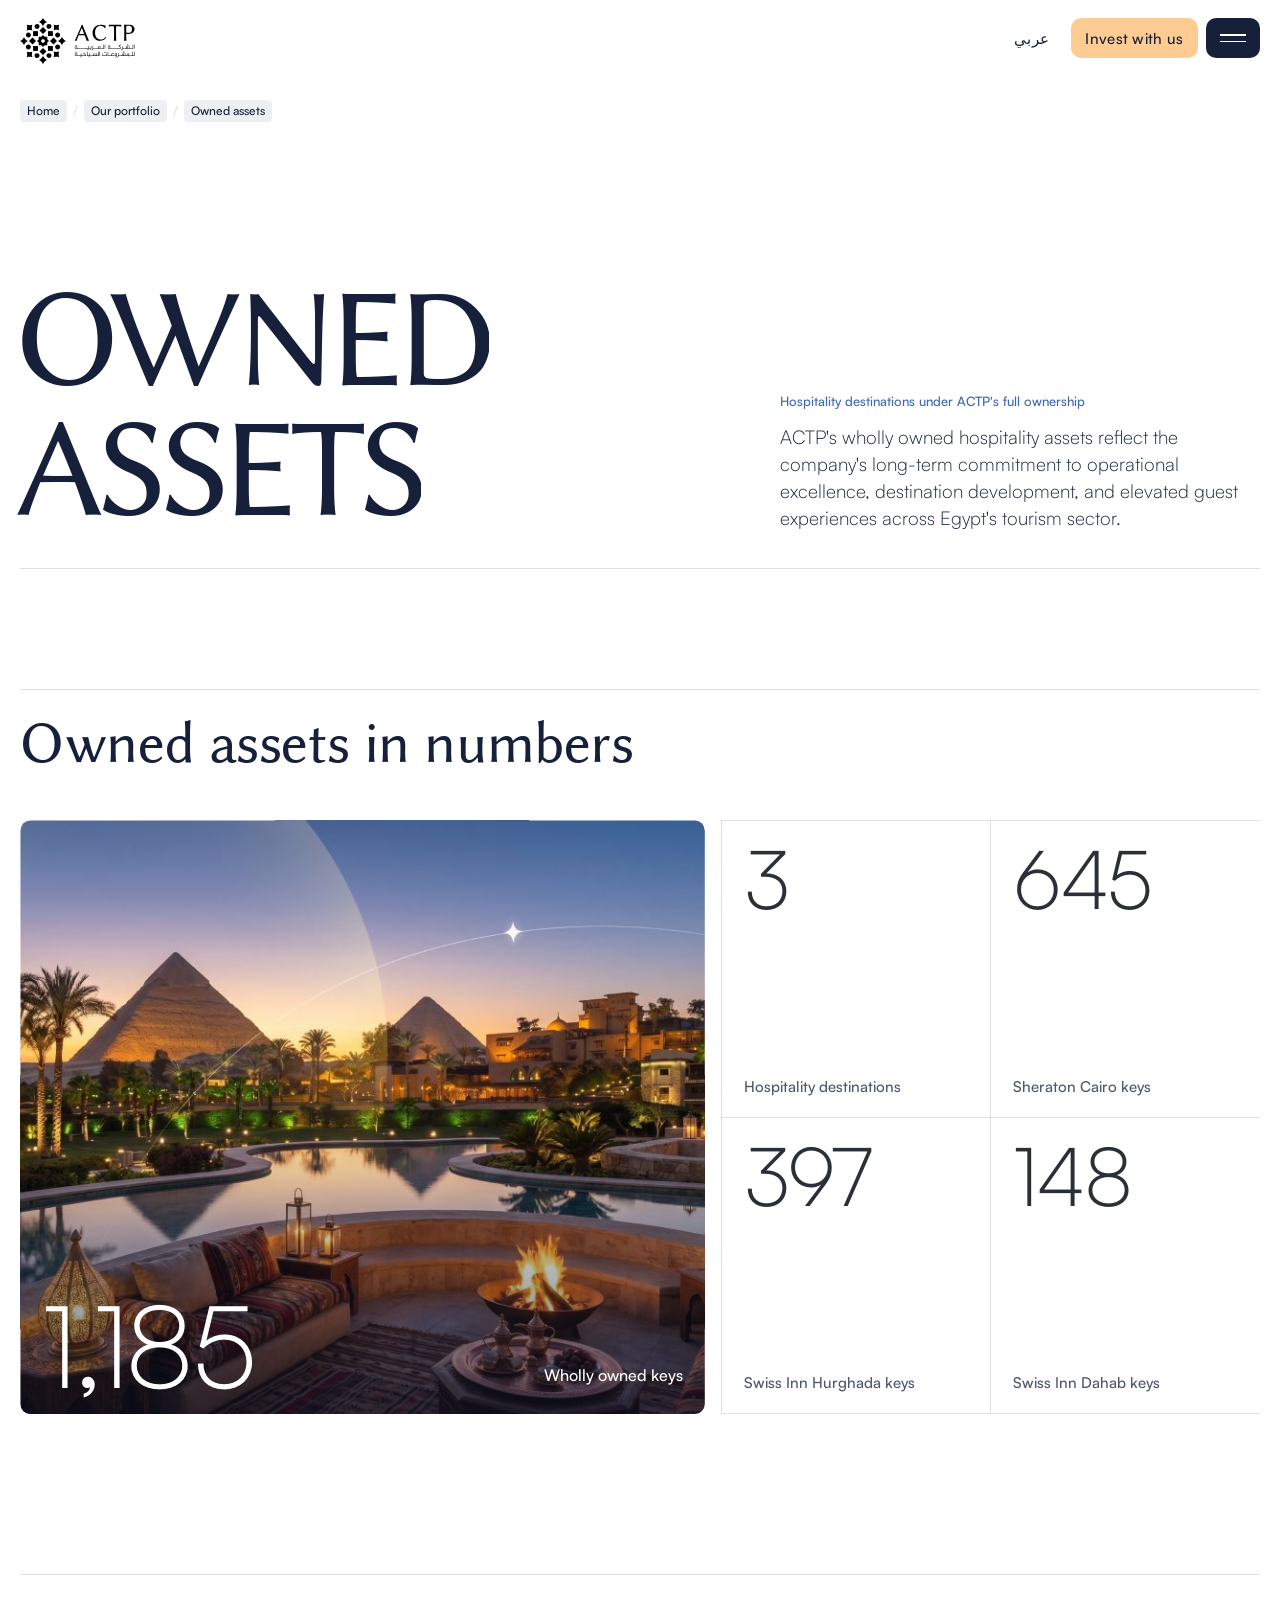
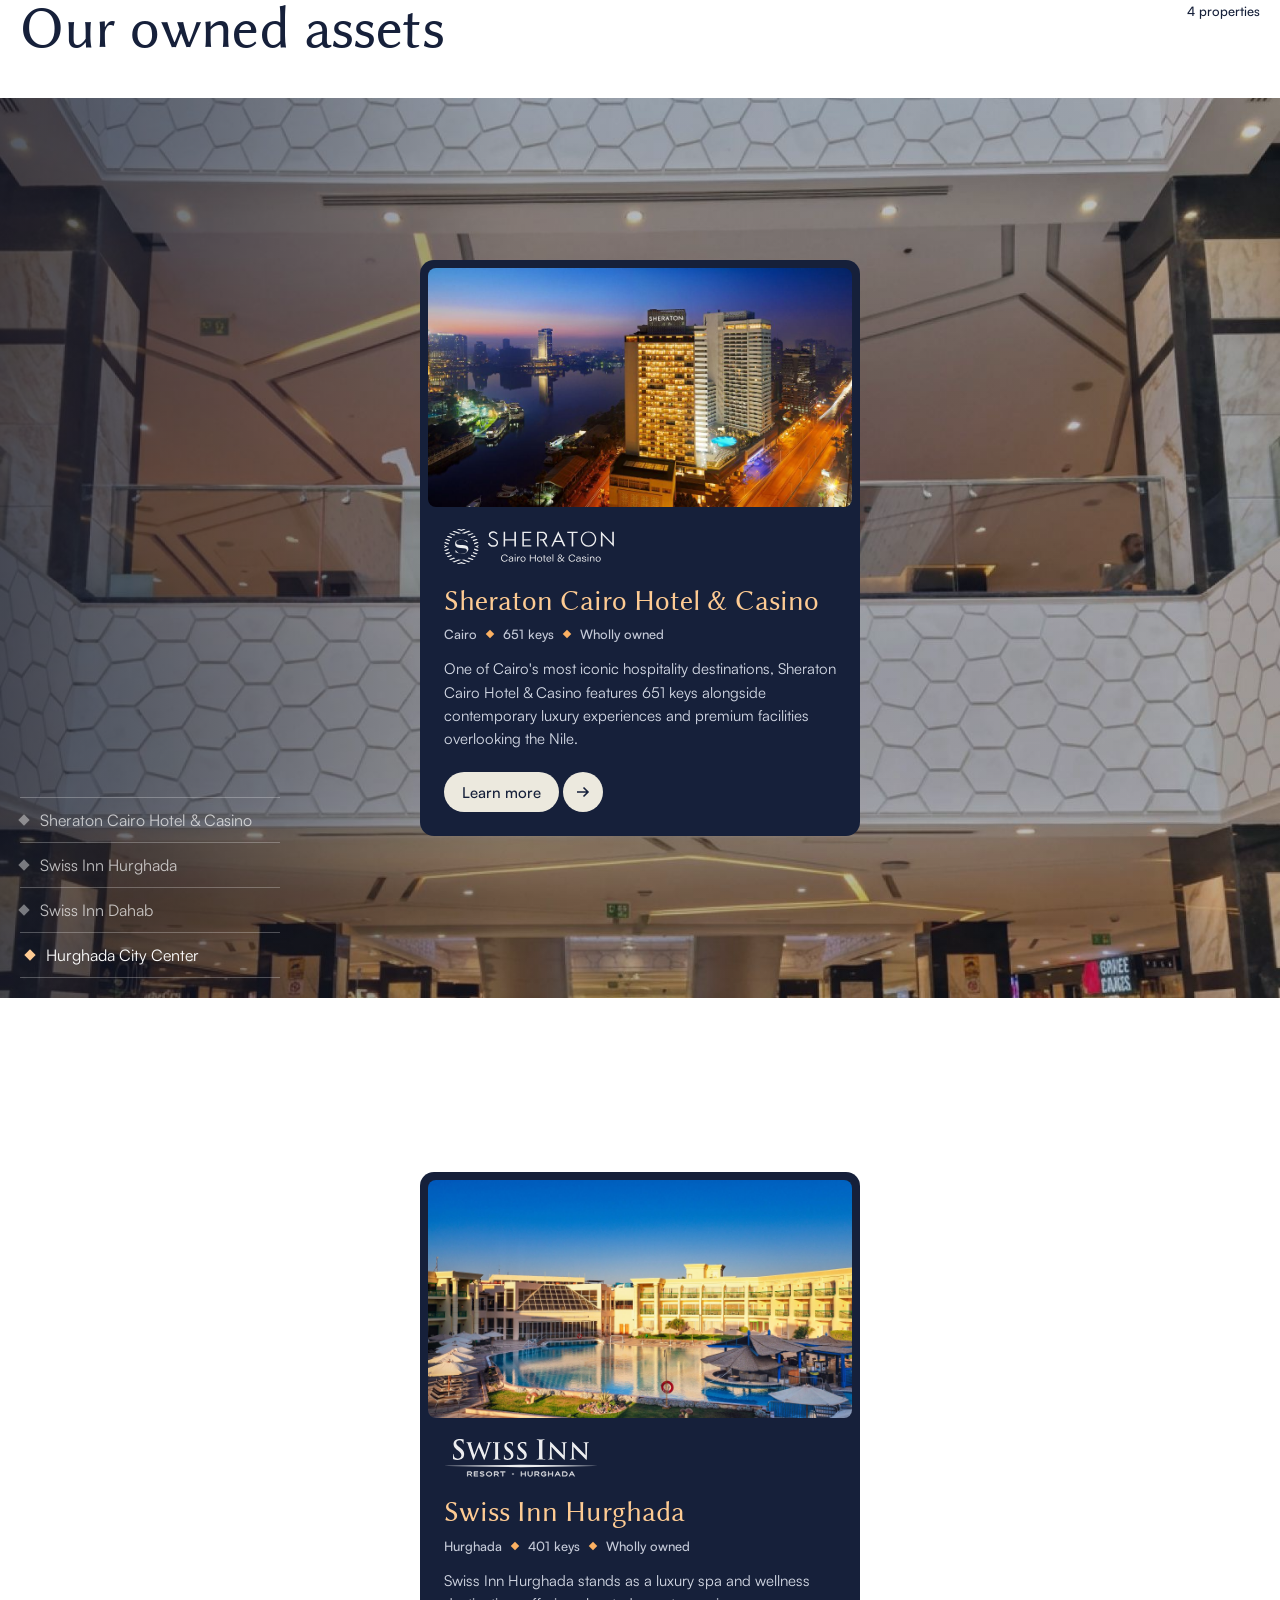
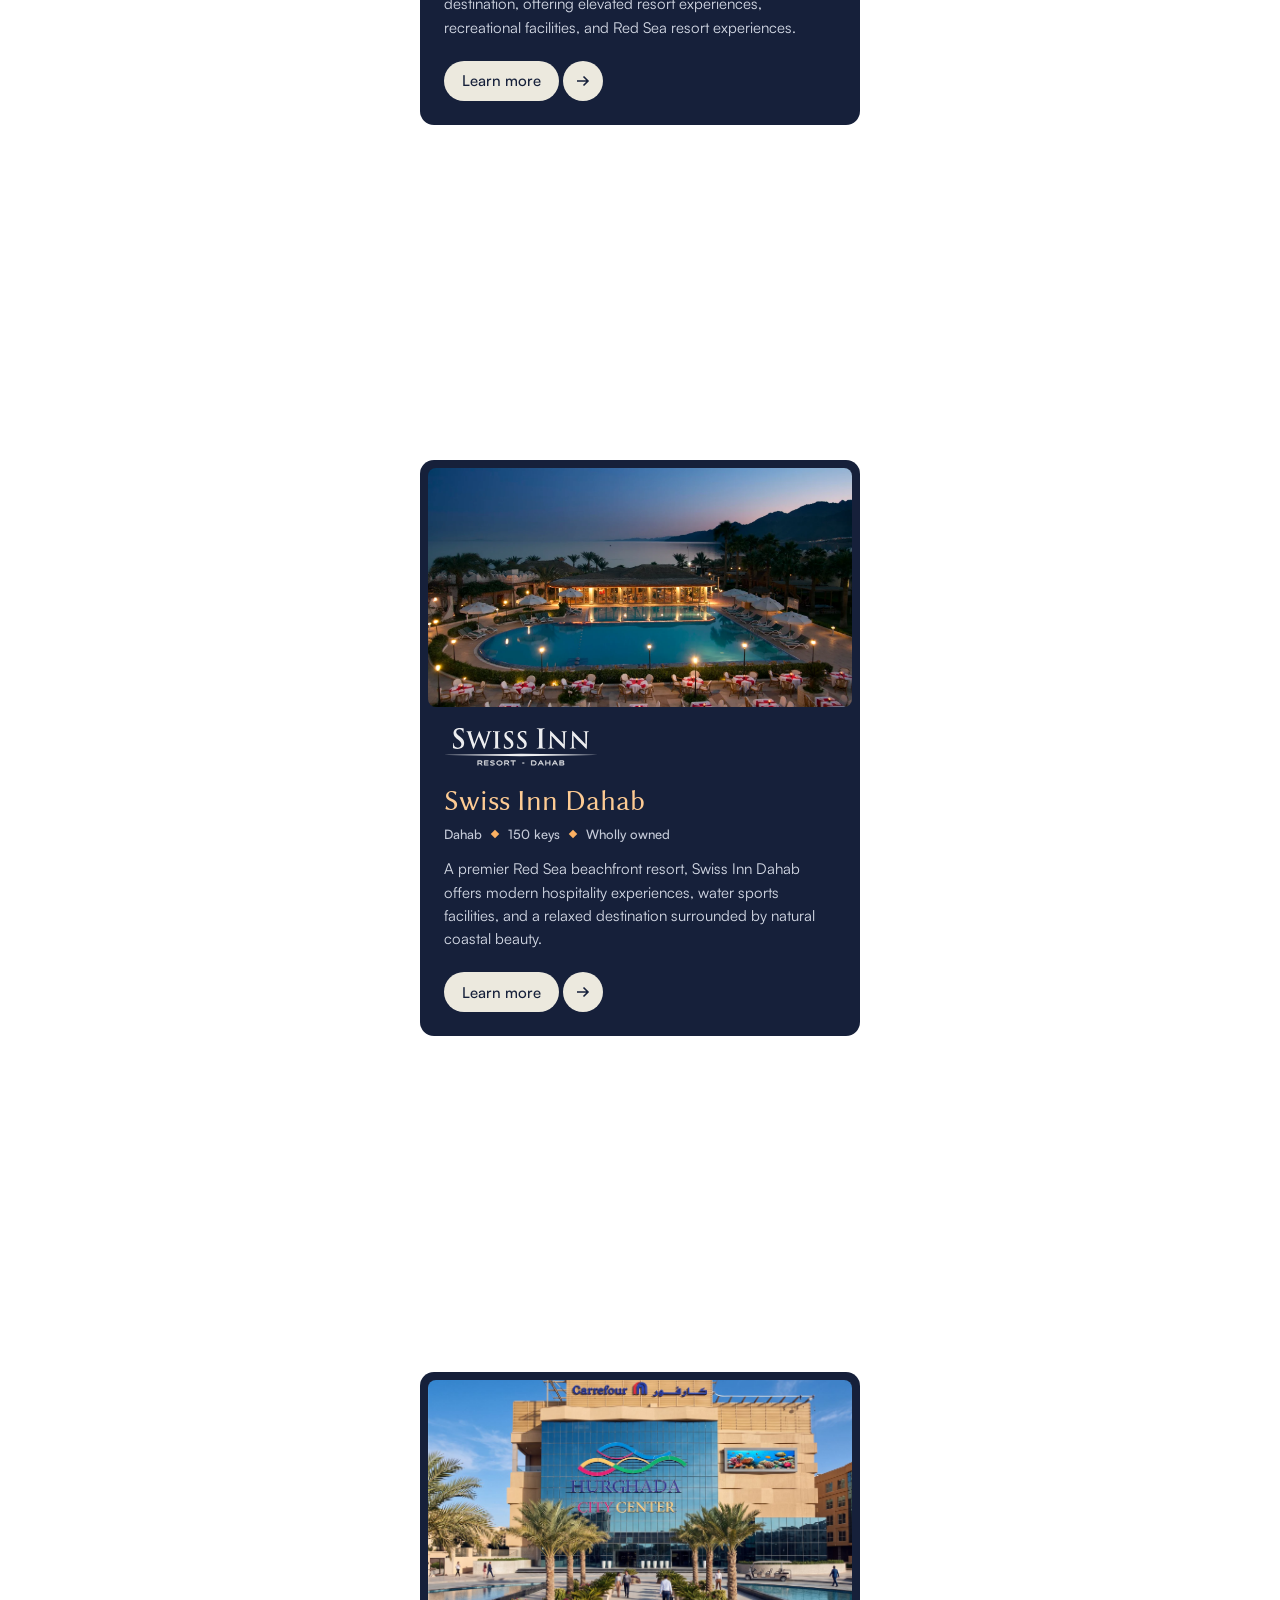
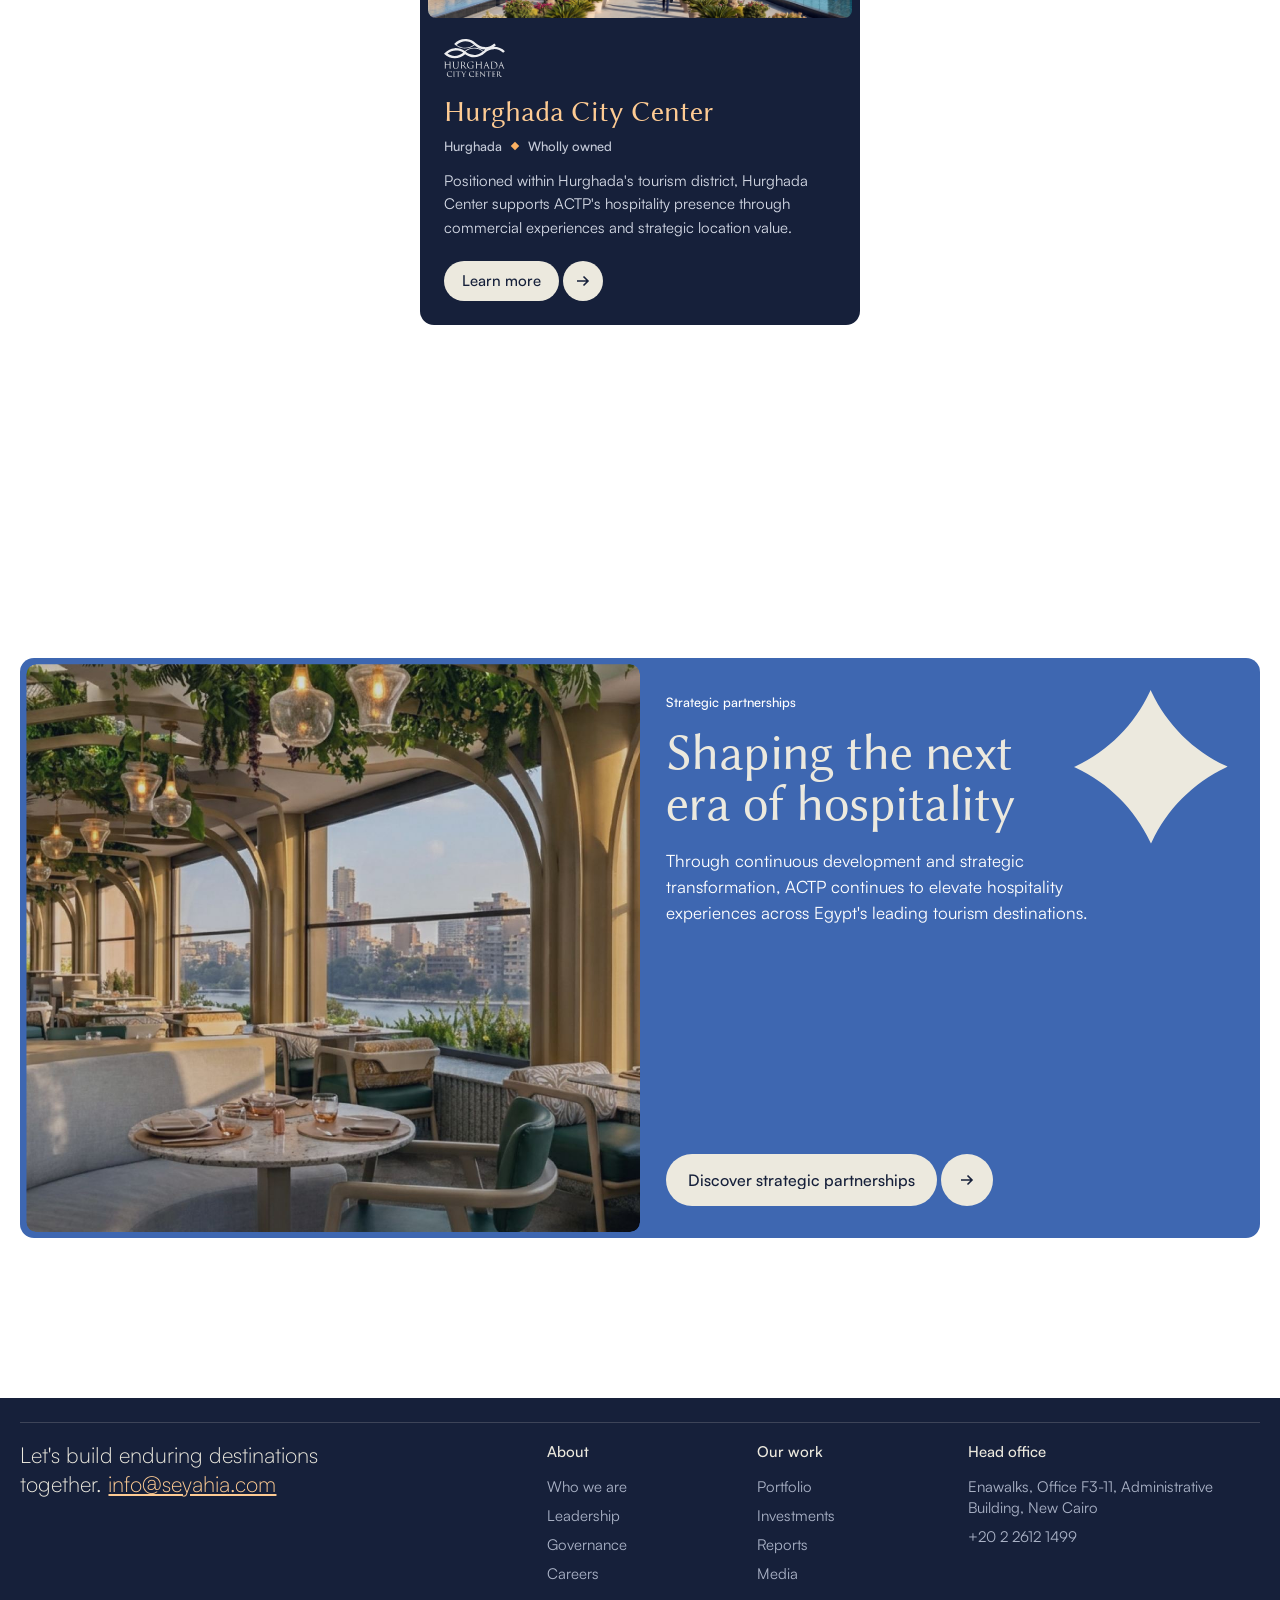
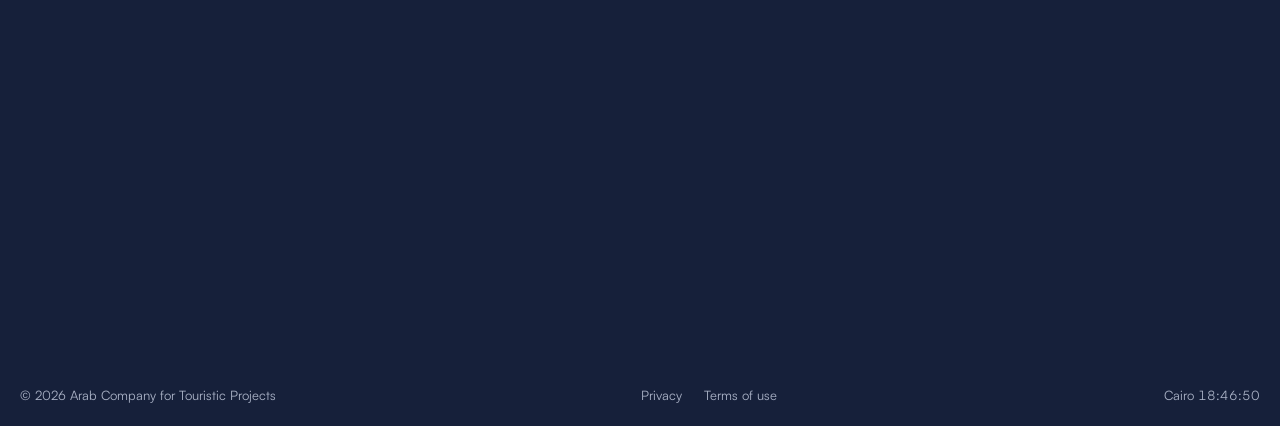
<file: owned.html>
<!doctype html>
<html lang="en">
<head>
<meta charset="utf-8">
<meta name="viewport" content="width=device-width, initial-scale=1">
<title>ACTP Owned Assets</title>
<meta name="description" content="Hospitality destinations under ACTP's full ownership: Sheraton Cairo, Swiss Inn Hurghada, Swiss Inn Dahab and Hurghada City Center.">
<link rel="stylesheet" href="assets/actp.css?v=30">
<link rel="stylesheet" href="assets/motion.css?v=30">
<link rel="stylesheet" href="assets/v3.css?v=30">
<style>
  /* header: the name in two lines, the brief beside it, a hairline under both */
  .chead { padding-top: 100px; }
  .chead .crumbs a, .chead .crumbs span { text-decoration: none; }
  .ctop { display: grid; grid-template-columns: 1fr minmax(0, 30rem); align-items: end; gap: 40px; margin-top: clamp(80px, 18vh, 200px); padding-bottom: 28px; border-bottom: 1px solid var(--line); }
  .ctop h1 { min-width: 0; white-space: nowrap; font: 400 clamp(72px, 11vw, 200px)/.8 var(--serif); text-transform: uppercase; letter-spacing: .005em; margin: 0 0 -.03em -.04em; }
  .ctop h1 .w2 { display: inline-block; overflow: hidden; padding-bottom: .04em; }
  .ctop h1 .w2 > span { display: inline-block; animation: phUp 1.3s var(--e-out) .2s both; }
  .ctop h1 .w2:nth-of-type(2) > span { animation-delay: .32s; }
  .ctop .aside { padding-bottom: 8px; animation: rise 1.2s var(--e-out) .45s both; }
  @keyframes rise { from { opacity: 0; transform: translateY(16px); } }
  .ctop .kick { display: block; color: var(--royal); max-width: 34ch; }
  .ctop .aside p { margin-top: 14px; font: 300 clamp(19px, 1.4vw, 23px)/1.42 var(--sans); }

  /* in numbers */
  .cnums { margin-top: 120px; }
  .ngrid { display: grid; grid-template-columns: 1.3fr 1fr; gap: 0; margin-top: 48px; }
  .nbig { min-height: clamp(420px, 66vh, 640px); margin-right: 16px; }
  .nbig img { transition: transform 1.6s var(--e-out); }
  .nbig::after { content: ""; position: absolute; inset: 0; background: linear-gradient(to top, rgba(14, 20, 38, .6), transparent 50%); }
  .nbig figcaption { position: absolute; z-index: 2; left: 22px; right: 22px; bottom: 20px; margin: 0; display: flex; justify-content: space-between; align-items: end; gap: 16px; color: var(--white); }
  .nbig figcaption b { font: 300 clamp(80px, 9vw, 160px)/.86 var(--sans); letter-spacing: -.03em; }
  .nbig figcaption span { font: 500 16px var(--sans); padding-bottom: 8px; }
  .ncells { display: grid; grid-template-columns: 1fr 1fr; border-top: 1px solid var(--line); border-bottom: 1px solid var(--line); }
  .ncells.one { grid-template-columns: 1fr; }
  .ncell { display: flex; flex-direction: column; justify-content: space-between; gap: 24px; padding: 20px 22px; border-left: 1px solid var(--line); }
  .ncells:not(.one) .ncell:nth-child(n + 3), .ncells.one .ncell + .ncell { border-top: 1px solid var(--line); }
  .ncell b { font: 300 clamp(64px, 6.4vw, 120px)/.9 var(--sans); letter-spacing: -.03em; color: #2b2f38; }
  .ncell > span { font: 500 15px/1.4 var(--sans); color: var(--ink-2); max-width: 22ch; }

  /* the properties: a held photograph that follows the card in view, the cards rising over it */
  .showh { margin-top: 160px; }
  .show { position: relative; margin-top: 40px; }
  .stage { position: sticky; top: 0; height: 100svh; overflow: hidden; background: var(--ink); }
  .bgs img { position: absolute; inset: 0; width: 100%; height: 100%; object-fit: cover; opacity: 0; transform: scale(1.08); transition: opacity 1.4s ease, transform 8s linear; }
  .bgs img.on { opacity: 1; transform: scale(1); }
  .stage::after { content: ""; position: absolute; inset: 0; background: linear-gradient(90deg, rgba(14, 20, 38, .66) 0%, rgba(14, 20, 38, .18) 40%, rgba(14, 20, 38, .1) 100%); pointer-events: none; }
  .sidx { position: absolute; z-index: 2; left: var(--g); bottom: var(--g); display: grid; min-width: 260px; color: var(--white); }
  .sidx a { display: flex; align-items: center; gap: 12px; padding: 11px 0; border-top: 1px solid rgba(255, 255, 255, .26); font: 400 16px var(--sans); color: rgba(255, 255, 255, .7); text-decoration: none; transition: color .4s, padding .6s var(--e-out); }
  .sidx a:last-child { border-bottom: 1px solid rgba(255, 255, 255, .26); }
  .sidx a i { width: 8px; height: 8px; background: currentColor; transform: rotate(45deg); flex: none; opacity: .6; transition: background .4s, transform .6s var(--e-out); }
  .sidx a.on { color: var(--white); padding-left: 6px; } .sidx a.on i { background: var(--mellow); opacity: 1; transform: rotate(225deg); }
  .sidx a:hover { color: var(--white); }
  .sidx a:focus-visible { outline: 3px solid var(--sandy); outline-offset: 2px; }
  .slots { position: relative; z-index: 3; margin-top: -100svh; }
  .slot { height: 100svh; display: grid; place-items: center; padding: 0 var(--g); }
  .slot:first-child { height: 100svh; }
  .pc { width: min(440px, 100%); padding: 8px; border-radius: 14px; background: var(--ink); color: var(--off-white); }
  .pc .ph { aspect-ratio: 16 / 9; border-radius: 8px; }
  .pc .bd { padding: 20px 16px 16px; }
  .pc .lg { height: 40px; display: flex; align-items: center; }
  .pc .lg img { max-height: 38px; max-width: 170px; width: auto; filter: brightness(0) invert(1); opacity: .92; }
  .pc .lg .word { font: 600 12px/1.25 var(--sans); letter-spacing: .16em; text-transform: uppercase; }
  .pc h3 { margin-top: 18px; font: 400 clamp(28px, 2.3vw, 36px)/1.08 var(--serif); color: var(--mellow); }
  .pc .meta { display: flex; gap: 10px; flex-wrap: wrap; margin-top: 10px; font: 500 13px var(--sans); color: #c5cad8; }
  .pc .meta i { width: 6px; height: 6px; margin-top: 5px; background: var(--sandy); transform: rotate(45deg); }
  .pc p { margin-top: 14px; font: 400 15px/1.55 var(--sans); color: #d5dae6; }
  .pc .pill { margin-top: 22px; }

  .closing { margin-top: 160px; }

  @media (max-width: 900px) {
    .chead { padding-top: 84px; }
    .ctop { grid-template-columns: 1fr; gap: 24px; margin-top: 64px; } .ctop h1 { font-size: 16vw; }
    .cnums, .showh, .closing { margin-top: 88px; }
    .ngrid { grid-template-columns: 1fr; } .nbig { min-height: 380px; margin: 0 0 16px; } .nbig figcaption b { font-size: 22vw; }
    .ncell { min-height: 170px; padding: 16px 14px; } .ncell:nth-child(odd) { border-left: 0; padding-left: 0; } .ncells.one .ncell { border-left: 0; padding-left: 0; }
    .ncell b { font-size: 15vw; }
    .sidx { display: none; }
    .stage::after { background: rgba(14, 20, 38, .3); }
    .pc .bd { padding: 16px 10px 10px; }
  }

</style>
</head>
<body class="v3">
<a class="skip" href="#main">Skip to content</a>

<header class="top"><a href="index.html" aria-label="ACTP home"><img class="logo" src="assets/img/logo.svg" alt="ACTP, Arab Company for Touristic Projects"></a></header>
<div class="dock">
  <a class="lang" href="#" lang="ar">عربي</a>
  <a class="cta" href="investment.html">Invest with us</a>
  <button class="menu-btn" type="button" aria-expanded="false" aria-controls="menu"><span class="sr-only">Open menu</span><i></i></button>
</div>
<div class="menu3" id="menu" aria-hidden="true" data-open="false" role="dialog" aria-label="Menu">
  <div class="mt"><img class="logo" src="assets/img/logo.svg" alt="ACTP"><button class="close" type="button" aria-label="Close menu"><svg viewBox="0 0 20 20" aria-hidden="true"><path d="M4 4l12 12M16 4 4 16" fill="none" stroke="currentColor" stroke-width="1.6"/></svg></button></div>
  <nav>
    <a href="index.html"><span>Home</span></a>
    <div class="grp"><a href="about.html"><span>About</span></a><div class="subs"><div><a href="leadership.html">Leadership</a><a href="governance.html">Governance</a></div></div></div>
    <div class="grp"><a href="portfolio.html"><span>Our portfolio</span></a><div class="subs"><div><a href="owned.html">Owned assets</a><a href="partnerships.html">Strategic partnerships</a></div></div></div>
    <div class="grp"><a href="investment.html"><span>Investments</span></a><div class="subs"><div><a href="reports.html">Reports</a></div></div></div>
    <a href="media.html"><span>Media</span></a>
    <a href="contact.html"><span>Contact</span></a>
  </nav>
  <figure><img src="assets/mosaic/egypt.svg" alt="Egypt, drawn in the four shapes of the ACTP mark, with ACTP's destinations marked"></figure>
  <div class="mf"><span>Enawalks, Office F3-11, New Cairo</span><span class="clock">Cairo</span></div>
</div>


<main id="main" data-kind="Owned">
  <!-- ===== Header: the name in two lines, the brief beside it ===== -->
  <section class="chead wrap">
    <div class="crumbs"><a class="idx" href="index.html">Home</a><i></i><a class="idx" href="portfolio.html">Our portfolio</a><i></i><span class="idx">Owned assets</span></div>
    <div class="ctop">
      <h1 data-fit><span class="w2"><span>Owned</span></span><br><span class="w2"><span>assets</span></span></h1>
      <div class="aside"><span class="t-small kick">Hospitality destinations under ACTP's full ownership</span><p>ACTP's wholly owned hospitality assets reflect the company's long-term commitment to operational excellence, destination development, and elevated guest experiences across Egypt's tourism sector.</p></div>
    </div>
  </section>

  <!-- ===== In numbers: the headline figure on a photograph, the rest under hairlines ===== -->
  <section class="cnums wrap" id="numbers">
    <header class="sh"><h2 class="t-h2" data-split>Owned assets in numbers</h2></header>
    <div class="ngrid" style="--rows:2">
      <figure class="ph nbig" data-wipe><img src="assets/img4/giza-terrace.jpg" alt="A terrace with a fire pit facing the pyramids of Giza at dusk" loading="lazy"><figcaption><b class="num" data-count>1,202</b><span>Wholly owned keys</span></figcaption></figure>
      <div class="ncells"><div class="ncell"><b class="num" data-count>3</b><span>Hospitality destinations</span></div><div class="ncell"><b class="num" data-count>651</b><span>Sheraton Cairo keys</span></div><div class="ncell"><b class="num" data-count>401</b><span>Swiss Inn Hurghada keys</span></div><div class="ncell"><b class="num" data-count>150</b><span>Swiss Inn Dahab keys</span></div></div>
    </div>
  </section>

  <!-- ===== The properties: cards rise over the property's own photograph, which follows them ===== -->
  <section class="showh wrap"><header class="sh"><h2 class="t-h2" data-split>Our owned assets</h2><div class="side"><span class="t-small" id="showN"></span></div></header></section>
  <section class="show" id="show">
    <div class="stage">
      <div class="bgs" id="bgs" aria-hidden="true"></div>
      <nav class="sidx" id="sidx" aria-label="Our owned assets"></nav>
    </div>
    <div class="slots" id="slots"></div>
  </section>

  <!-- ===== Closing card ===== -->
  <section class="closing wrap" id="next">
    <div class="closer royal">
      <figure class="ph" data-wipe><img src="assets/img4/sofitel-terrace.jpg" alt="" loading="lazy"></figure>
      <div class="txt">
        <span class="t-small">Strategic partnerships</span>
        <h2 class="t-h2" data-split>Shaping the next era of hospitality</h2>
        <p>Through continuous development and strategic transformation, ACTP continues to elevate hospitality experiences across Egypt's leading tourism destinations.</p>
        <a class="pill wide light" href="partnerships.html"><span><span class="roll"><span>Discover strategic partnerships</span><span>Discover strategic partnerships</span></span></span><b><svg viewBox="0 0 16 16" aria-hidden="true"><path d="M2 8h11M8.5 3.5 13 8l-4.5 4.5" fill="none" stroke="currentColor" stroke-width="1.6"/></svg></b></a>
        <span class="mark" id="mark"></span>
      </div>
    </div>
  </section>
</main>

<footer class="foot3 on-dark">
  <div class="fl">
    <p class="say">Let's build enduring destinations together. <a href="mailto:info@seyahia.com">info@seyahia.com</a></p>
    <nav class="n1" aria-label="About"><b>About</b><a href="about.html">Who we are</a><a href="leadership.html">Leadership</a><a href="governance.html">Governance</a><a href="#">Careers</a></nav>
    <nav class="n2" aria-label="Work"><b>Our work</b><a href="portfolio.html">Portfolio</a><a href="investment.html">Investments</a><a href="reports.html">Reports</a><a href="media.html">Media</a></nav>
    <nav class="n3" aria-label="Contact"><b>Head office</b><a href="#">Enawalks, Office F3-11, Administrative Building, New Cairo</a><a href="tel:+20226121499">+20 2 2612 1499</a></nav>
  </div>
  <div class="lettering" id="footBox"><canvas id="footWord" role="img" aria-label="ACTP, drawn in the four shapes of the mark"></canvas></div>
  <div class="legal"><span>© 2026 Arab Company for Touristic Projects</span><span><a href="#">Privacy</a><a href="#">Terms of use</a></span><span class="clock">Cairo</span></div>
</footer>


<script src="assets/mosaic.js?v=31"></script>
<script src="assets/samples3.js?v=31"></script>
<script src="assets/v3.js?v=31"></script>
<script src="assets/portfolio.js?v=31"></script>
<script>
(async () => {
  const A = window.ACTP3, PF = window.ACTP_PORT, { shapeSVG } = window.ACTP, ARROW = A.ARROW;
  A.init();
  const L = PF.list(document.getElementById("main").dataset.kind);
  document.getElementById("showN").textContent = L.length + (L[0].kind === "Owned" ? " properties" : " partnerships");

  // the held photographs (each property's own interior), the index, and one card per property
  const bgs = document.getElementById("bgs"), sidx = document.getElementById("sidx"), slots = document.getElementById("slots");
  bgs.innerHTML = L.map((p, i) => `<img src="${p.hero}" alt="" ${i ? 'loading="lazy"' : ""}>`).join("");
  sidx.innerHTML = L.map((p) => `<a href="#pc-${p.id}"><i></i>${p.name}</a>`).join("");
  slots.innerHTML = L.map((p) => `<div class="slot"><article class="pc" id="pc-${p.id}">
      <figure class="ph"><img src="${p.img}" alt="${p.name}" loading="lazy"></figure>
      <div class="bd">
        <div class="lg">${PF.mark(p)}</div>
        <h3>${p.name}</h3>
        <div class="meta"><span>${p.city}</span>${p.keys ? `<i></i><span>${p.keys} keys</span>` : ""}<i></i><span>${p.kind === "Owned" ? "Wholly owned" : "Strategic partnership"}</span></div>
        <p>${p.text}</p>
        <a class="pill light" href="property.html?id=${p.id}"><span><span class="roll"><span>Learn more</span><span>Learn more</span></span></span><b>${ARROW}</b></a>
      </div></article></div>`).join("");

  // the card nearest the middle of the screen sets the photograph and the index
  const imgs = [...bgs.children], links = [...sidx.children], cards = [...slots.querySelectorAll(".pc")];
  let cur = -1;
  const set = (i) => { if (i === cur) return; cur = i; imgs.forEach((im, k) => im.classList.toggle("on", k === i)); links.forEach((a, k) => { a.classList.toggle("on", k === i); a.toggleAttribute("aria-current", k === i); }); };
  const io = new IntersectionObserver((es) => es.forEach((e) => { if (e.isIntersecting) set(cards.indexOf(e.target)); }), { rootMargin: "-45% 0px -45% 0px" });
  cards.forEach((c) => io.observe(c));
  set(0);
  links.forEach((a, k) => a.addEventListener("click", (e) => { e.preventDefault(); const s = cards[k].parentElement; scrollTo({ top: s.getBoundingClientRect().top + scrollY, behavior: A.reduce ? "auto" : "smooth" }); }));

  document.getElementById("mark").innerHTML = shapeSVG("astroid");
  A.footerLetters(document.getElementById("footWord"), document.getElementById("footBox"));
})();
</script>
<script src="assets/motion.js?v=31"></script>

</body>
</html>
</file>
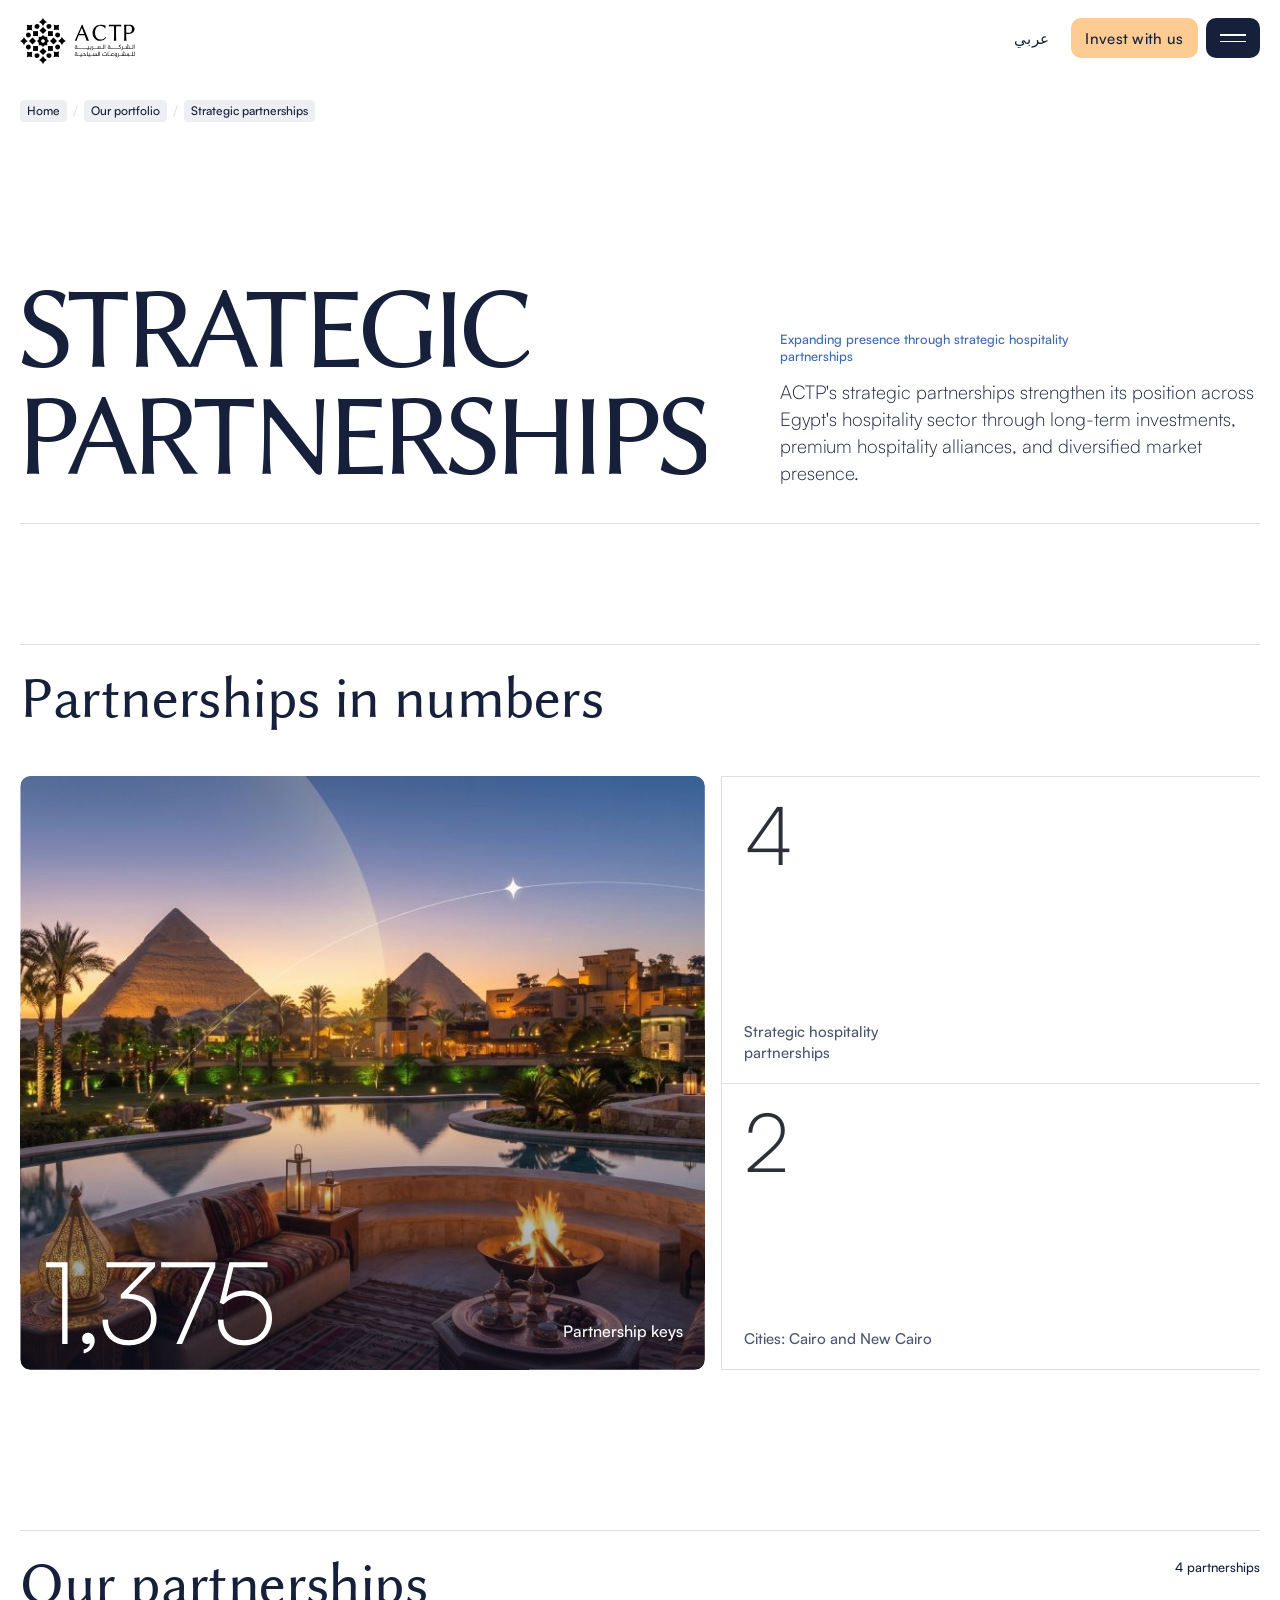
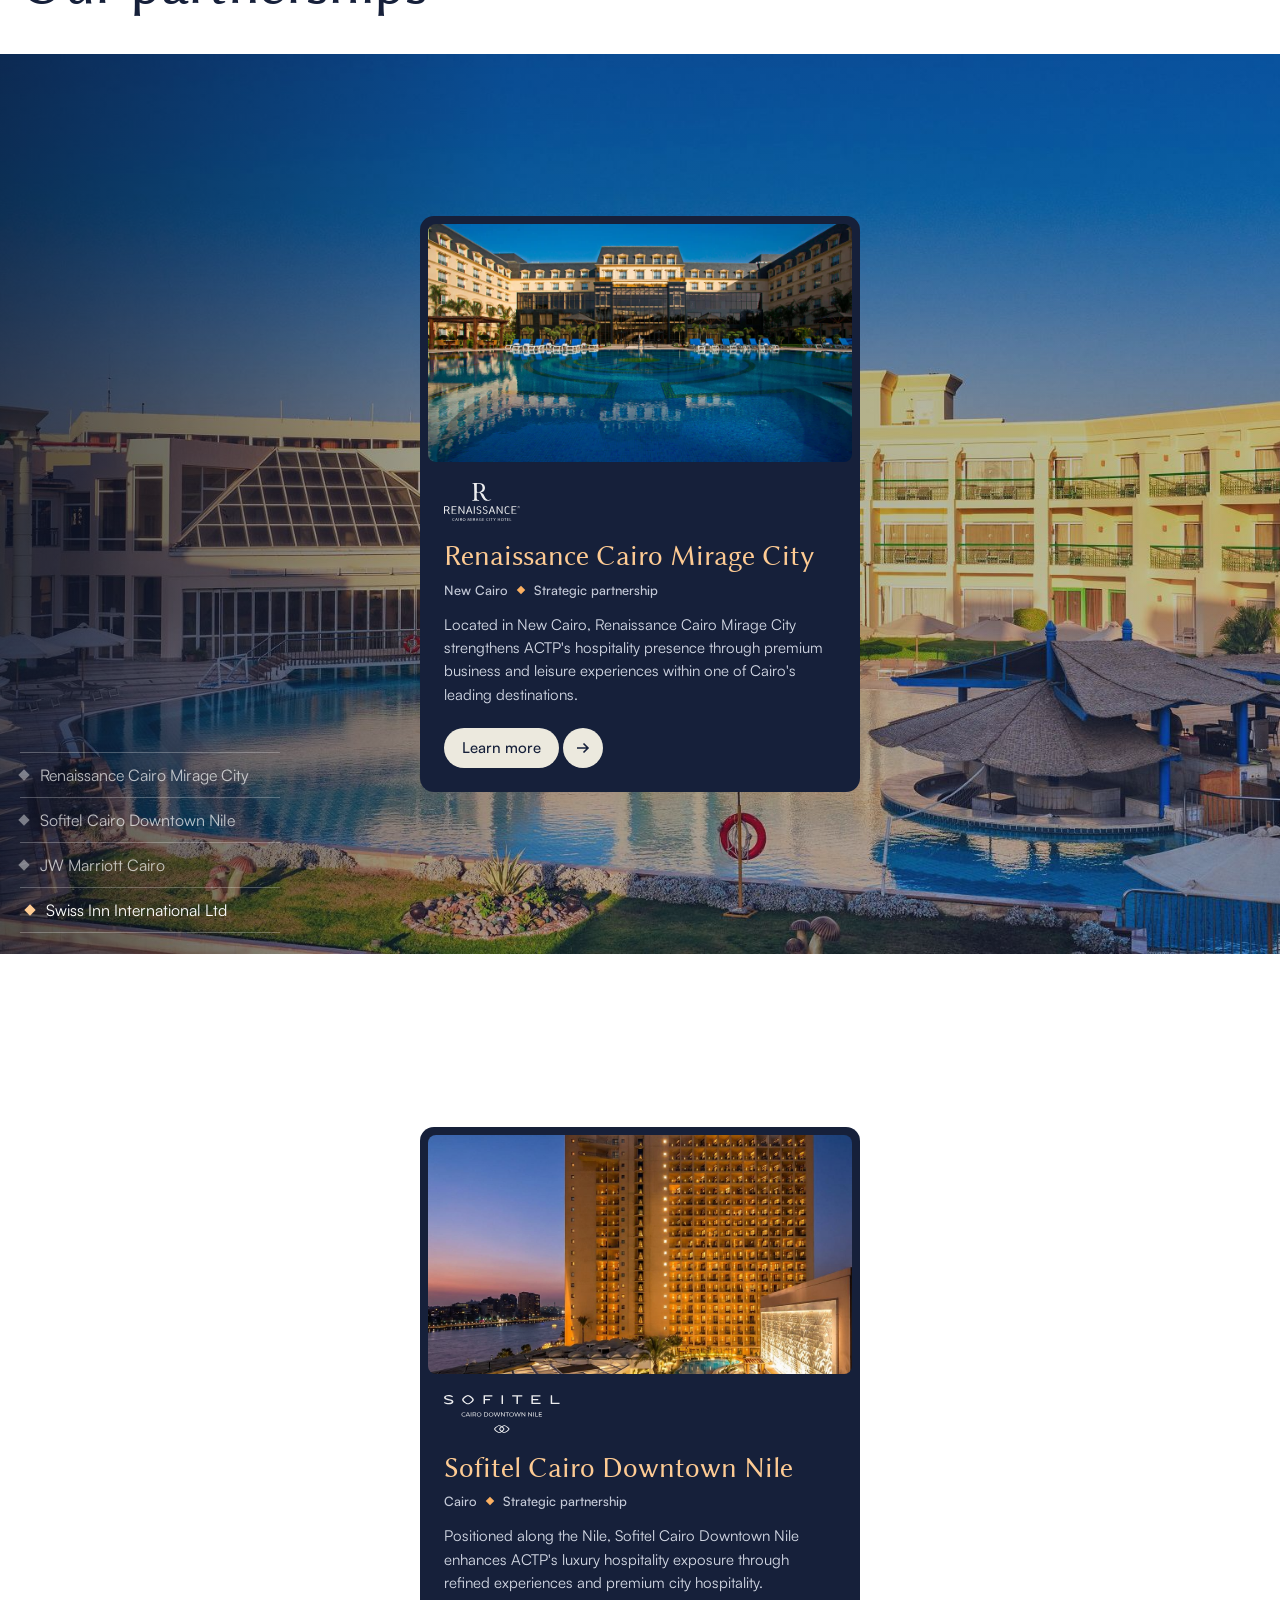
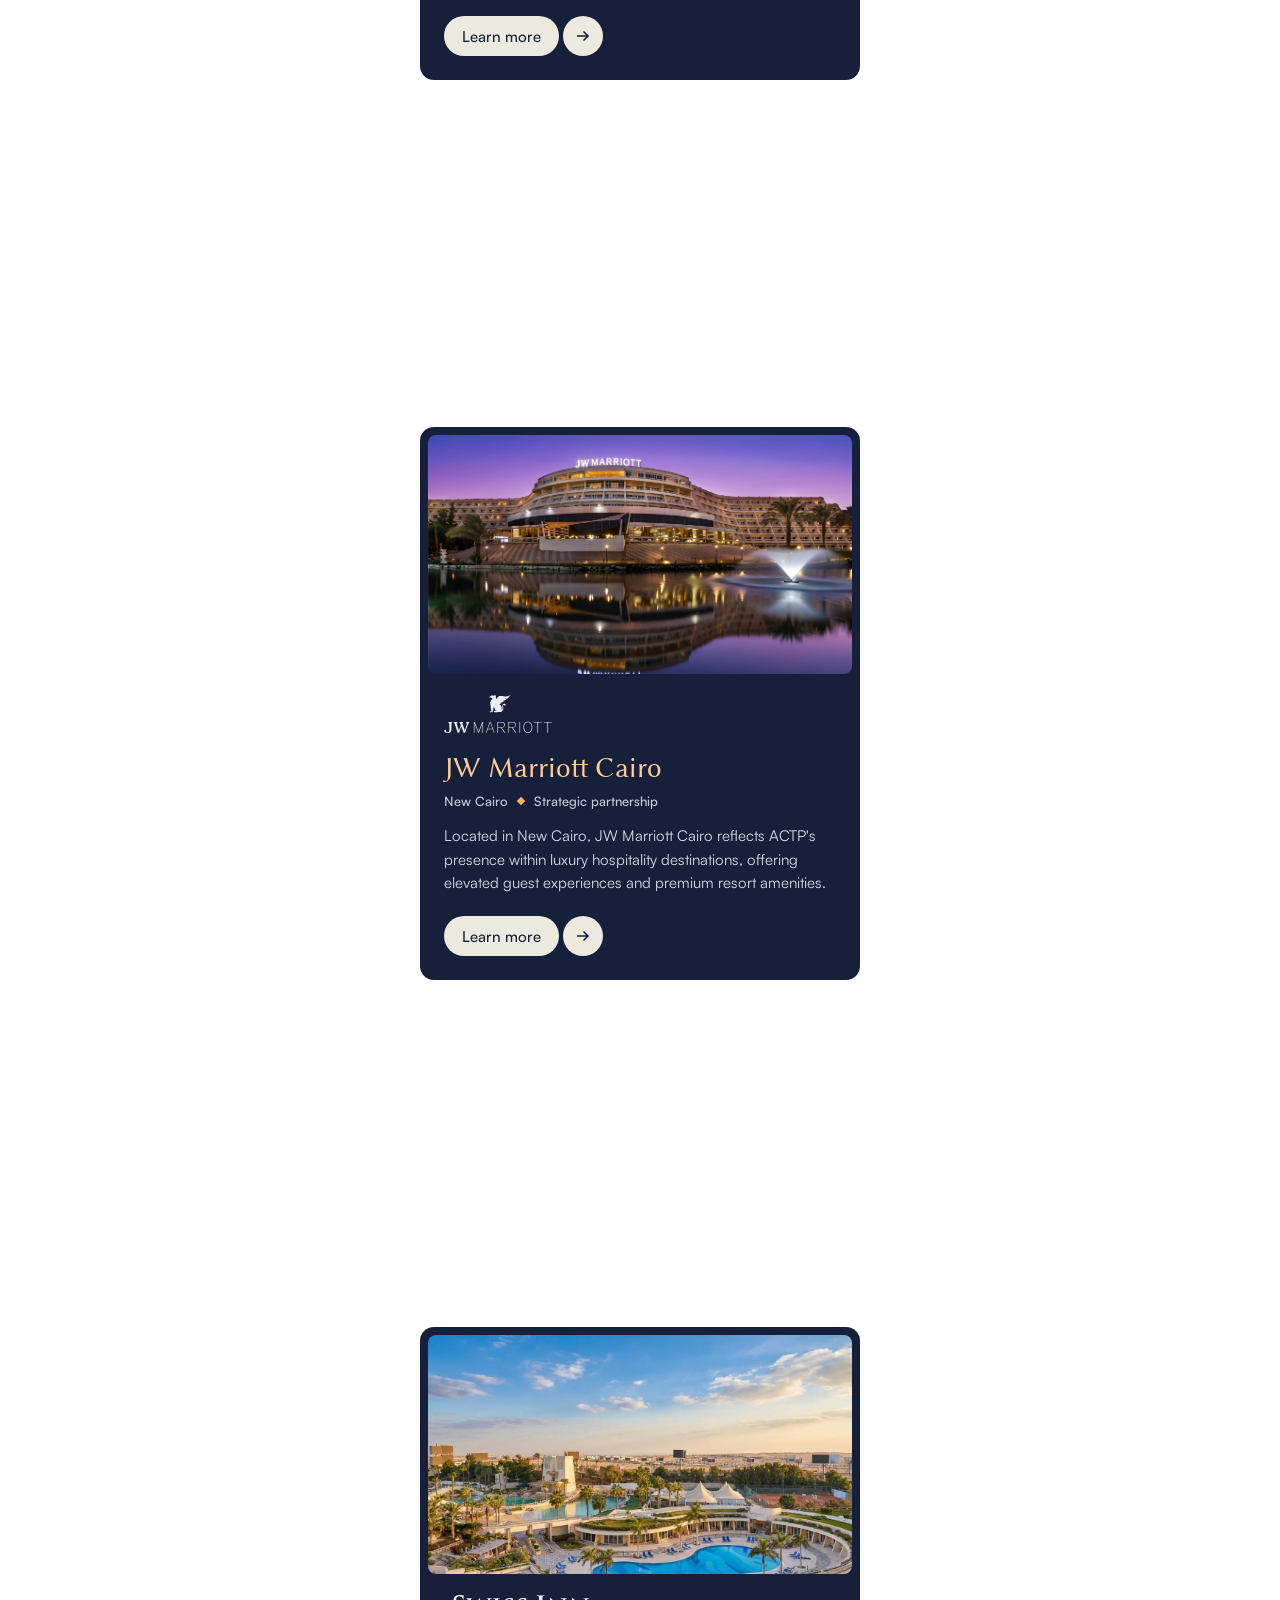
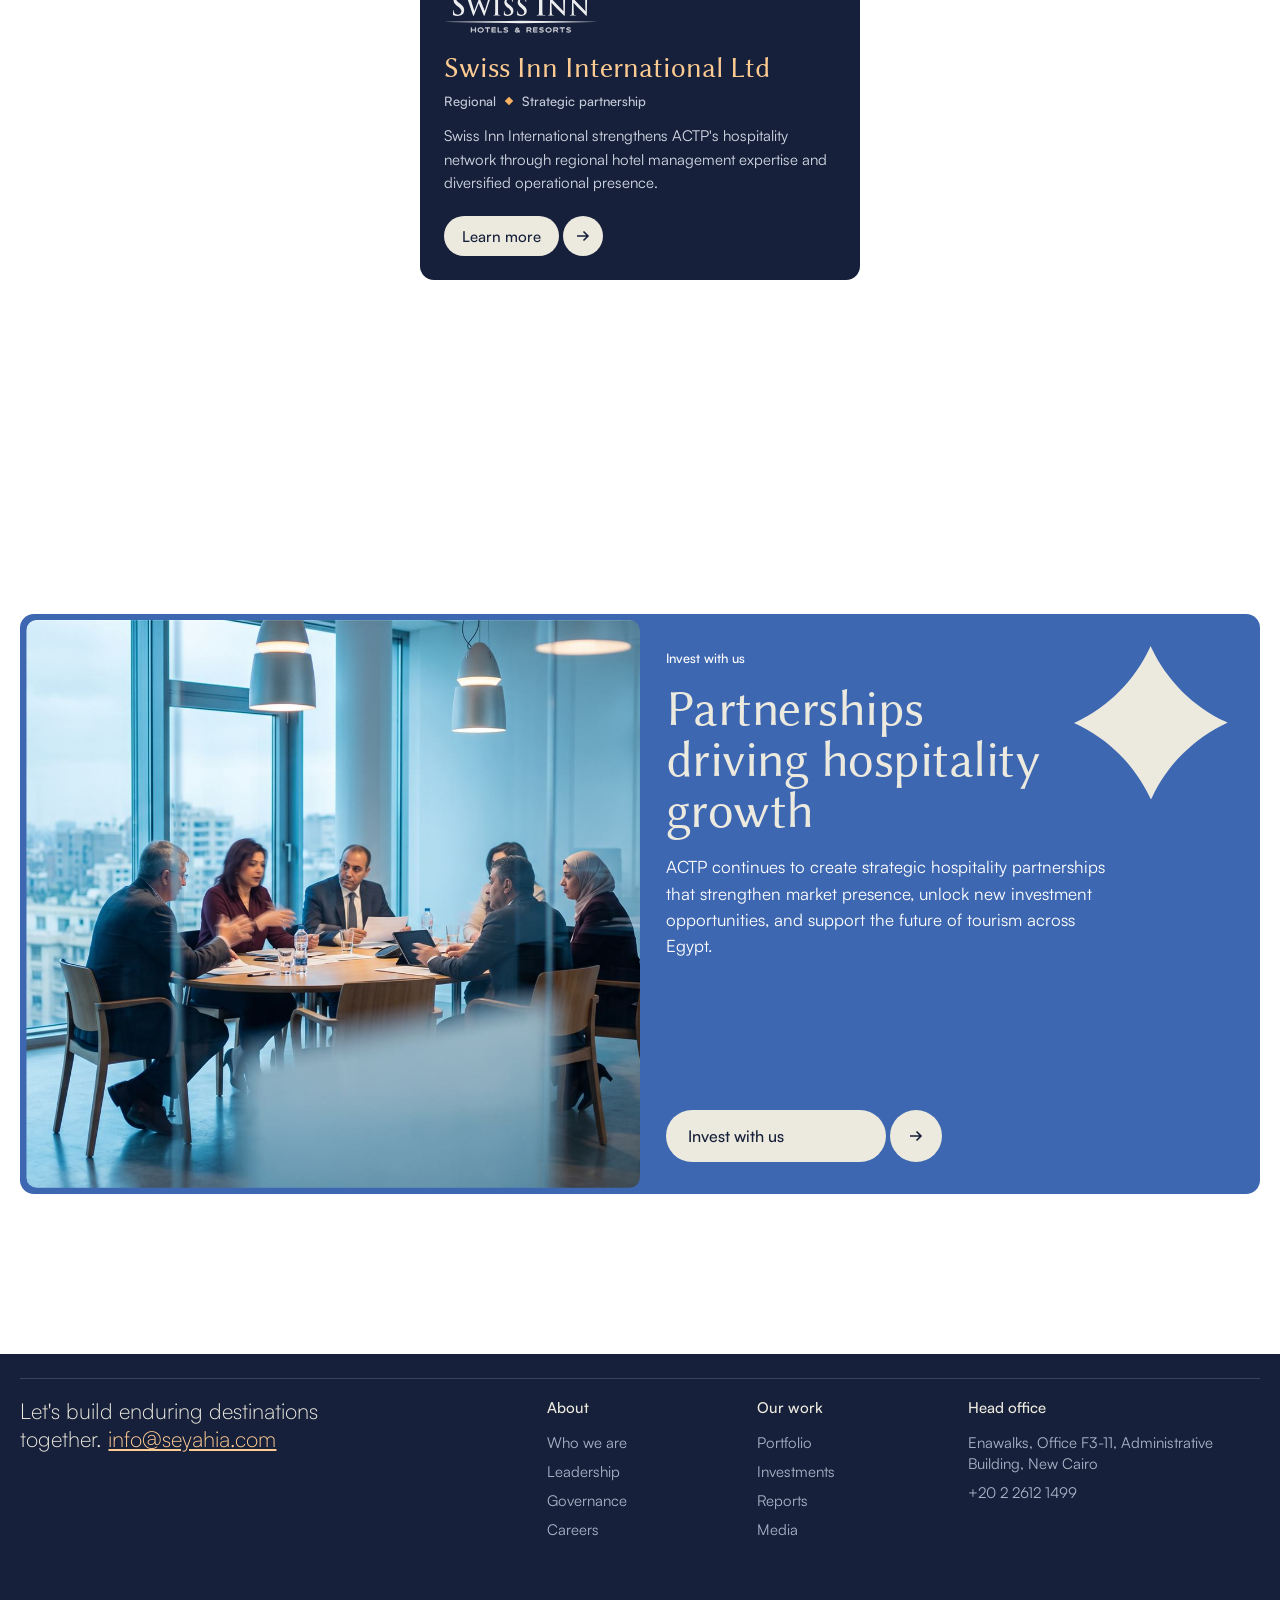
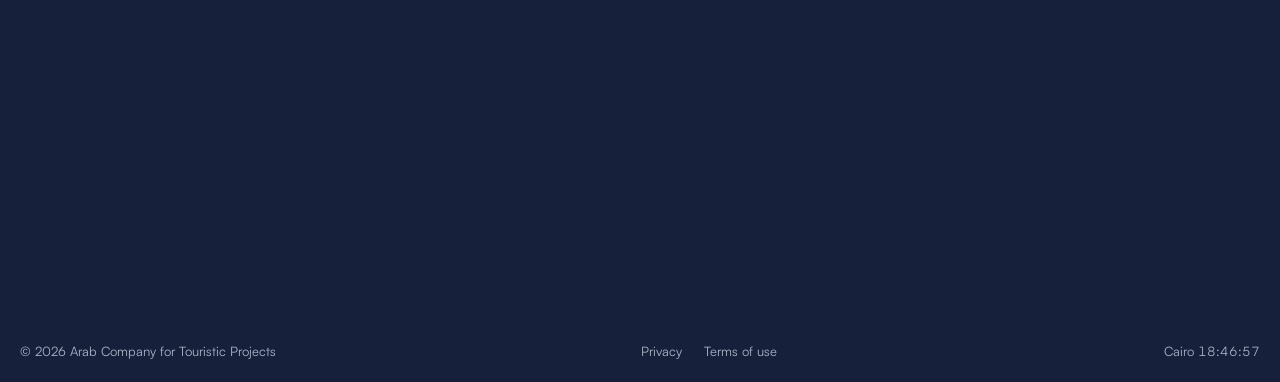
<file: partnerships.html>
<!doctype html>
<html lang="en">
<head>
<meta charset="utf-8">
<meta name="viewport" content="width=device-width, initial-scale=1">
<title>ACTP Strategic Partnerships</title>
<meta name="description" content="ACTP's strategic hospitality partnerships: Renaissance Cairo Mirage City, Sofitel Cairo Downtown Nile, JW Marriott Cairo and Swiss Inn International.">
<link rel="stylesheet" href="assets/actp.css?v=30">
<link rel="stylesheet" href="assets/motion.css?v=30">
<link rel="stylesheet" href="assets/v3.css?v=30">
<style>
  /* header: the name in two lines, the brief beside it, a hairline under both */
  .chead { padding-top: 100px; }
  .chead .crumbs a, .chead .crumbs span { text-decoration: none; }
  .ctop { display: grid; grid-template-columns: 1fr minmax(0, 30rem); align-items: end; gap: 40px; margin-top: clamp(80px, 18vh, 200px); padding-bottom: 28px; border-bottom: 1px solid var(--line); }
  .ctop h1 { min-width: 0; white-space: nowrap; font: 400 clamp(72px, 11vw, 200px)/.8 var(--serif); text-transform: uppercase; letter-spacing: .005em; margin: 0 0 -.03em -.04em; }
  .ctop h1 .w2 { display: inline-block; overflow: hidden; padding-bottom: .04em; }
  .ctop h1 .w2 > span { display: inline-block; animation: phUp 1.3s var(--e-out) .2s both; }
  .ctop h1 .w2:nth-of-type(2) > span { animation-delay: .32s; }
  .ctop .aside { padding-bottom: 8px; animation: rise 1.2s var(--e-out) .45s both; }
  @keyframes rise { from { opacity: 0; transform: translateY(16px); } }
  .ctop .kick { display: block; color: var(--royal); max-width: 34ch; }
  .ctop .aside p { margin-top: 14px; font: 300 clamp(19px, 1.4vw, 23px)/1.42 var(--sans); }

  /* in numbers */
  .cnums { margin-top: 120px; }
  .ngrid { display: grid; grid-template-columns: 1.3fr 1fr; gap: 0; margin-top: 48px; }
  .nbig { min-height: clamp(420px, 66vh, 640px); margin-right: 16px; }
  .nbig img { transition: transform 1.6s var(--e-out); }
  .nbig::after { content: ""; position: absolute; inset: 0; background: linear-gradient(to top, rgba(14, 20, 38, .6), transparent 50%); }
  .nbig figcaption { position: absolute; z-index: 2; left: 22px; right: 22px; bottom: 20px; margin: 0; display: flex; justify-content: space-between; align-items: end; gap: 16px; color: var(--white); }
  .nbig figcaption b { font: 300 clamp(80px, 9vw, 160px)/.86 var(--sans); letter-spacing: -.03em; }
  .nbig figcaption span { font: 500 16px var(--sans); padding-bottom: 8px; }
  .ncells { display: grid; grid-template-columns: 1fr 1fr; border-top: 1px solid var(--line); border-bottom: 1px solid var(--line); }
  .ncells.one { grid-template-columns: 1fr; }
  .ncell { display: flex; flex-direction: column; justify-content: space-between; gap: 24px; padding: 20px 22px; border-left: 1px solid var(--line); }
  .ncells:not(.one) .ncell:nth-child(n + 3), .ncells.one .ncell + .ncell { border-top: 1px solid var(--line); }
  .ncell b { font: 300 clamp(64px, 6.4vw, 120px)/.9 var(--sans); letter-spacing: -.03em; color: #2b2f38; }
  .ncell > span { font: 500 15px/1.4 var(--sans); color: var(--ink-2); max-width: 22ch; }

  /* the properties: a held photograph that follows the card in view, the cards rising over it */
  .showh { margin-top: 160px; }
  .show { position: relative; margin-top: 40px; }
  .stage { position: sticky; top: 0; height: 100svh; overflow: hidden; background: var(--ink); }
  .bgs img { position: absolute; inset: 0; width: 100%; height: 100%; object-fit: cover; opacity: 0; transform: scale(1.08); transition: opacity 1.4s ease, transform 8s linear; }
  .bgs img.on { opacity: 1; transform: scale(1); }
  .stage::after { content: ""; position: absolute; inset: 0; background: linear-gradient(90deg, rgba(14, 20, 38, .66) 0%, rgba(14, 20, 38, .18) 40%, rgba(14, 20, 38, .1) 100%); pointer-events: none; }
  .sidx { position: absolute; z-index: 2; left: var(--g); bottom: var(--g); display: grid; min-width: 260px; color: var(--white); }
  .sidx a { display: flex; align-items: center; gap: 12px; padding: 11px 0; border-top: 1px solid rgba(255, 255, 255, .26); font: 400 16px var(--sans); color: rgba(255, 255, 255, .7); text-decoration: none; transition: color .4s, padding .6s var(--e-out); }
  .sidx a:last-child { border-bottom: 1px solid rgba(255, 255, 255, .26); }
  .sidx a i { width: 8px; height: 8px; background: currentColor; transform: rotate(45deg); flex: none; opacity: .6; transition: background .4s, transform .6s var(--e-out); }
  .sidx a.on { color: var(--white); padding-left: 6px; } .sidx a.on i { background: var(--mellow); opacity: 1; transform: rotate(225deg); }
  .sidx a:hover { color: var(--white); }
  .sidx a:focus-visible { outline: 3px solid var(--sandy); outline-offset: 2px; }
  .slots { position: relative; z-index: 3; margin-top: -100svh; }
  .slot { height: 100svh; display: grid; place-items: center; padding: 0 var(--g); }
  .slot:first-child { height: 100svh; }
  .pc { width: min(440px, 100%); padding: 8px; border-radius: 14px; background: var(--ink); color: var(--off-white); }
  .pc .ph { aspect-ratio: 16 / 9; border-radius: 8px; }
  .pc .bd { padding: 20px 16px 16px; }
  .pc .lg { height: 40px; display: flex; align-items: center; }
  .pc .lg img { max-height: 38px; max-width: 170px; width: auto; filter: brightness(0) invert(1); opacity: .92; }
  .pc .lg .word { font: 600 12px/1.25 var(--sans); letter-spacing: .16em; text-transform: uppercase; }
  .pc h3 { margin-top: 18px; font: 400 clamp(28px, 2.3vw, 36px)/1.08 var(--serif); color: var(--mellow); }
  .pc .meta { display: flex; gap: 10px; flex-wrap: wrap; margin-top: 10px; font: 500 13px var(--sans); color: #c5cad8; }
  .pc .meta i { width: 6px; height: 6px; margin-top: 5px; background: var(--sandy); transform: rotate(45deg); }
  .pc p { margin-top: 14px; font: 400 15px/1.55 var(--sans); color: #d5dae6; }
  .pc .pill { margin-top: 22px; }

  .closing { margin-top: 160px; }

  @media (max-width: 900px) {
    .chead { padding-top: 84px; }
    .ctop { grid-template-columns: 1fr; gap: 24px; margin-top: 64px; } .ctop h1 { font-size: 16vw; }
    .cnums, .showh, .closing { margin-top: 88px; }
    .ngrid { grid-template-columns: 1fr; } .nbig { min-height: 380px; margin: 0 0 16px; } .nbig figcaption b { font-size: 22vw; }
    .ncell { min-height: 170px; padding: 16px 14px; } .ncell:nth-child(odd) { border-left: 0; padding-left: 0; } .ncells.one .ncell { border-left: 0; padding-left: 0; }
    .ncell b { font-size: 15vw; }
    .sidx { display: none; }
    .stage::after { background: rgba(14, 20, 38, .3); }
    .pc .bd { padding: 16px 10px 10px; }
  }

</style>
</head>
<body class="v3">
<a class="skip" href="#main">Skip to content</a>

<header class="top"><a href="index.html" aria-label="ACTP home"><img class="logo" src="assets/img/logo.svg" alt="ACTP, Arab Company for Touristic Projects"></a></header>
<div class="dock">
  <a class="lang" href="#" lang="ar">عربي</a>
  <a class="cta" href="investment.html">Invest with us</a>
  <button class="menu-btn" type="button" aria-expanded="false" aria-controls="menu"><span class="sr-only">Open menu</span><i></i></button>
</div>
<div class="menu3" id="menu" aria-hidden="true" data-open="false" role="dialog" aria-label="Menu">
  <div class="mt"><img class="logo" src="assets/img/logo.svg" alt="ACTP"><button class="close" type="button" aria-label="Close menu"><svg viewBox="0 0 20 20" aria-hidden="true"><path d="M4 4l12 12M16 4 4 16" fill="none" stroke="currentColor" stroke-width="1.6"/></svg></button></div>
  <nav>
    <a href="index.html"><span>Home</span></a>
    <div class="grp"><a href="about.html"><span>About</span></a><div class="subs"><div><a href="leadership.html">Leadership</a><a href="governance.html">Governance</a></div></div></div>
    <div class="grp"><a href="portfolio.html"><span>Our portfolio</span></a><div class="subs"><div><a href="owned.html">Owned assets</a><a href="partnerships.html">Strategic partnerships</a></div></div></div>
    <div class="grp"><a href="investment.html"><span>Investments</span></a><div class="subs"><div><a href="reports.html">Reports</a></div></div></div>
    <a href="media.html"><span>Media</span></a>
    <a href="contact.html"><span>Contact</span></a>
  </nav>
  <figure><img src="assets/mosaic/egypt.svg" alt="Egypt, drawn in the four shapes of the ACTP mark, with ACTP's destinations marked"></figure>
  <div class="mf"><span>Enawalks, Office F3-11, New Cairo</span><span class="clock">Cairo</span></div>
</div>


<main id="main" data-kind="Partnership">
  <!-- ===== Header: the name in two lines, the brief beside it ===== -->
  <section class="chead wrap">
    <div class="crumbs"><a class="idx" href="index.html">Home</a><i></i><a class="idx" href="portfolio.html">Our portfolio</a><i></i><span class="idx">Strategic partnerships</span></div>
    <div class="ctop">
      <h1 data-fit><span class="w2"><span>Strategic</span></span><br><span class="w2"><span>partnerships</span></span></h1>
      <div class="aside"><span class="t-small kick">Expanding presence through strategic hospitality partnerships</span><p>ACTP's strategic partnerships strengthen its position across Egypt's hospitality sector through long-term investments, premium hospitality alliances, and diversified market presence.</p></div>
    </div>
  </section>

  <!-- ===== In numbers: the headline figure on a photograph, the rest under hairlines ===== -->
  <section class="cnums wrap" id="numbers">
    <header class="sh"><h2 class="t-h2" data-split>Partnerships in numbers</h2></header>
    <div class="ngrid" style="--rows:1">
      <figure class="ph nbig" data-wipe><img src="assets/img4/giza-terrace.jpg" alt="A terrace with a fire pit facing the pyramids of Giza at dusk" loading="lazy"><figcaption><b class="num" data-count>1,395</b><span>Partnership keys</span></figcaption></figure>
      <div class="ncells one"><div class="ncell"><b class="num" data-count>4</b><span>Strategic hospitality partnerships</span></div><div class="ncell"><b class="num" data-count>2</b><span>Cities: Cairo and New Cairo</span></div></div>
    </div>
  </section>

  <!-- ===== The properties: cards rise over the property's own photograph, which follows them ===== -->
  <section class="showh wrap"><header class="sh"><h2 class="t-h2" data-split>Our partnerships</h2><div class="side"><span class="t-small" id="showN"></span></div></header></section>
  <section class="show" id="show">
    <div class="stage">
      <div class="bgs" id="bgs" aria-hidden="true"></div>
      <nav class="sidx" id="sidx" aria-label="Our partnerships"></nav>
    </div>
    <div class="slots" id="slots"></div>
  </section>

  <!-- ===== Closing card ===== -->
  <section class="closing wrap" id="next">
    <div class="closer royal">
      <figure class="ph" data-wipe><img src="assets/img3/meeting-wide.jpg" alt="" loading="lazy"></figure>
      <div class="txt">
        <span class="t-small">Invest with us</span>
        <h2 class="t-h2" data-split>Partnerships driving hospitality growth</h2>
        <p>ACTP continues to create strategic hospitality partnerships that strengthen market presence, unlock new investment opportunities, and support the future of tourism across Egypt.</p>
        <a class="pill wide light" href="investment.html"><span><span class="roll"><span>Invest with us</span><span>Invest with us</span></span></span><b><svg viewBox="0 0 16 16" aria-hidden="true"><path d="M2 8h11M8.5 3.5 13 8l-4.5 4.5" fill="none" stroke="currentColor" stroke-width="1.6"/></svg></b></a>
        <span class="mark" id="mark"></span>
      </div>
    </div>
  </section>
</main>

<footer class="foot3 on-dark">
  <div class="fl">
    <p class="say">Let's build enduring destinations together. <a href="mailto:info@seyahia.com">info@seyahia.com</a></p>
    <nav class="n1" aria-label="About"><b>About</b><a href="about.html">Who we are</a><a href="leadership.html">Leadership</a><a href="governance.html">Governance</a><a href="#">Careers</a></nav>
    <nav class="n2" aria-label="Work"><b>Our work</b><a href="portfolio.html">Portfolio</a><a href="investment.html">Investments</a><a href="reports.html">Reports</a><a href="media.html">Media</a></nav>
    <nav class="n3" aria-label="Contact"><b>Head office</b><a href="#">Enawalks, Office F3-11, Administrative Building, New Cairo</a><a href="tel:+20226121499">+20 2 2612 1499</a></nav>
  </div>
  <div class="lettering" id="footBox"><canvas id="footWord" role="img" aria-label="ACTP, drawn in the four shapes of the mark"></canvas></div>
  <div class="legal"><span>© 2026 Arab Company for Touristic Projects</span><span><a href="#">Privacy</a><a href="#">Terms of use</a></span><span class="clock">Cairo</span></div>
</footer>


<script src="assets/mosaic.js?v=31"></script>
<script src="assets/samples3.js?v=31"></script>
<script src="assets/v3.js?v=31"></script>
<script src="assets/portfolio.js?v=31"></script>
<script>
(async () => {
  const A = window.ACTP3, PF = window.ACTP_PORT, { shapeSVG } = window.ACTP, ARROW = A.ARROW;
  A.init();
  const L = PF.list(document.getElementById("main").dataset.kind);
  document.getElementById("showN").textContent = L.length + (L[0].kind === "Owned" ? " properties" : " partnerships");

  // the held photographs (each property's own interior), the index, and one card per property
  const bgs = document.getElementById("bgs"), sidx = document.getElementById("sidx"), slots = document.getElementById("slots");
  bgs.innerHTML = L.map((p, i) => `<img src="${p.hero}" alt="" ${i ? 'loading="lazy"' : ""}>`).join("");
  sidx.innerHTML = L.map((p) => `<a href="#pc-${p.id}"><i></i>${p.name}</a>`).join("");
  slots.innerHTML = L.map((p) => `<div class="slot"><article class="pc" id="pc-${p.id}">
      <figure class="ph"><img src="${p.img}" alt="${p.name}" loading="lazy"></figure>
      <div class="bd">
        <div class="lg">${PF.mark(p)}</div>
        <h3>${p.name}</h3>
        <div class="meta"><span>${p.city}</span>${p.keys ? `<i></i><span>${p.keys} keys</span>` : ""}<i></i><span>${p.kind === "Owned" ? "Wholly owned" : "Strategic partnership"}</span></div>
        <p>${p.text}</p>
        <a class="pill light" href="property.html?id=${p.id}"><span><span class="roll"><span>Learn more</span><span>Learn more</span></span></span><b>${ARROW}</b></a>
      </div></article></div>`).join("");

  // the card nearest the middle of the screen sets the photograph and the index
  const imgs = [...bgs.children], links = [...sidx.children], cards = [...slots.querySelectorAll(".pc")];
  let cur = -1;
  const set = (i) => { if (i === cur) return; cur = i; imgs.forEach((im, k) => im.classList.toggle("on", k === i)); links.forEach((a, k) => { a.classList.toggle("on", k === i); a.toggleAttribute("aria-current", k === i); }); };
  const io = new IntersectionObserver((es) => es.forEach((e) => { if (e.isIntersecting) set(cards.indexOf(e.target)); }), { rootMargin: "-45% 0px -45% 0px" });
  cards.forEach((c) => io.observe(c));
  set(0);
  links.forEach((a, k) => a.addEventListener("click", (e) => { e.preventDefault(); const s = cards[k].parentElement; scrollTo({ top: s.getBoundingClientRect().top + scrollY, behavior: A.reduce ? "auto" : "smooth" }); }));

  document.getElementById("mark").innerHTML = shapeSVG("astroid");
  A.footerLetters(document.getElementById("footWord"), document.getElementById("footBox"));
})();
</script>
<script src="assets/motion.js?v=31"></script>

</body>
</html>
</file>
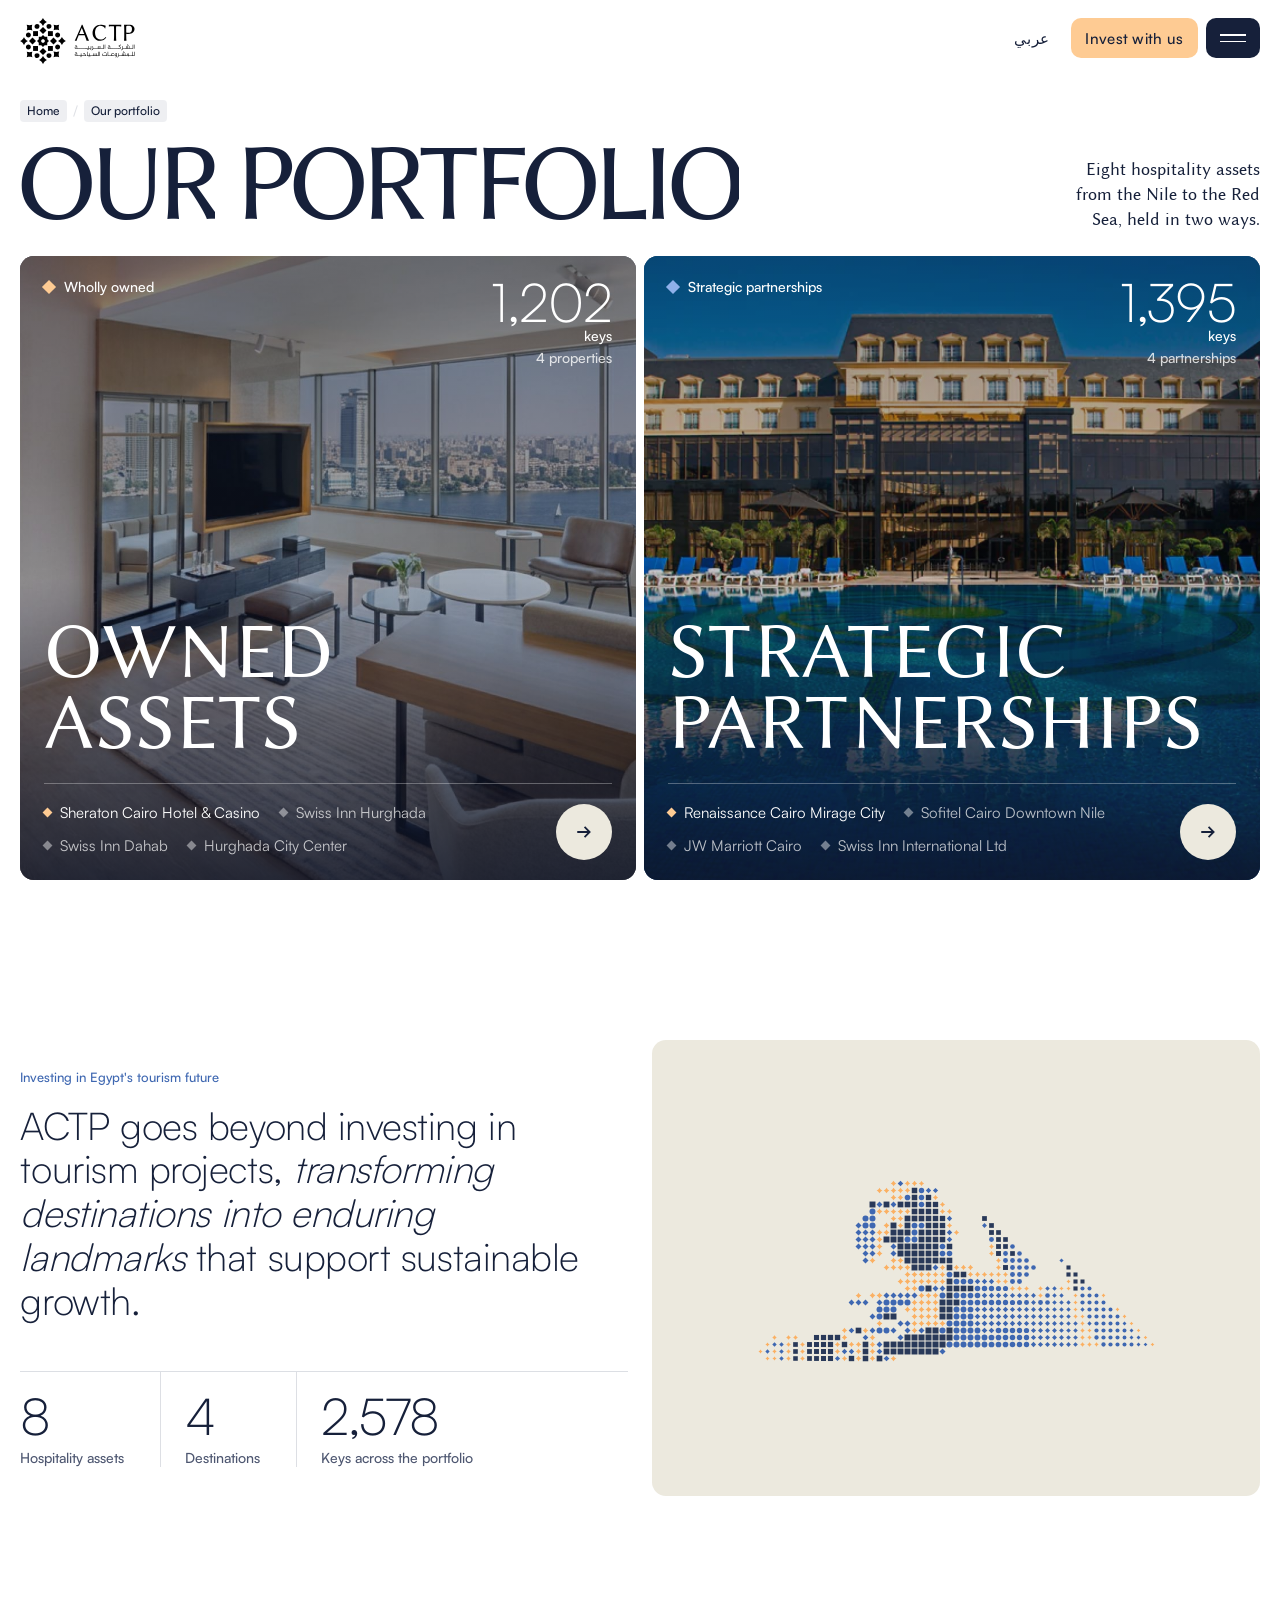
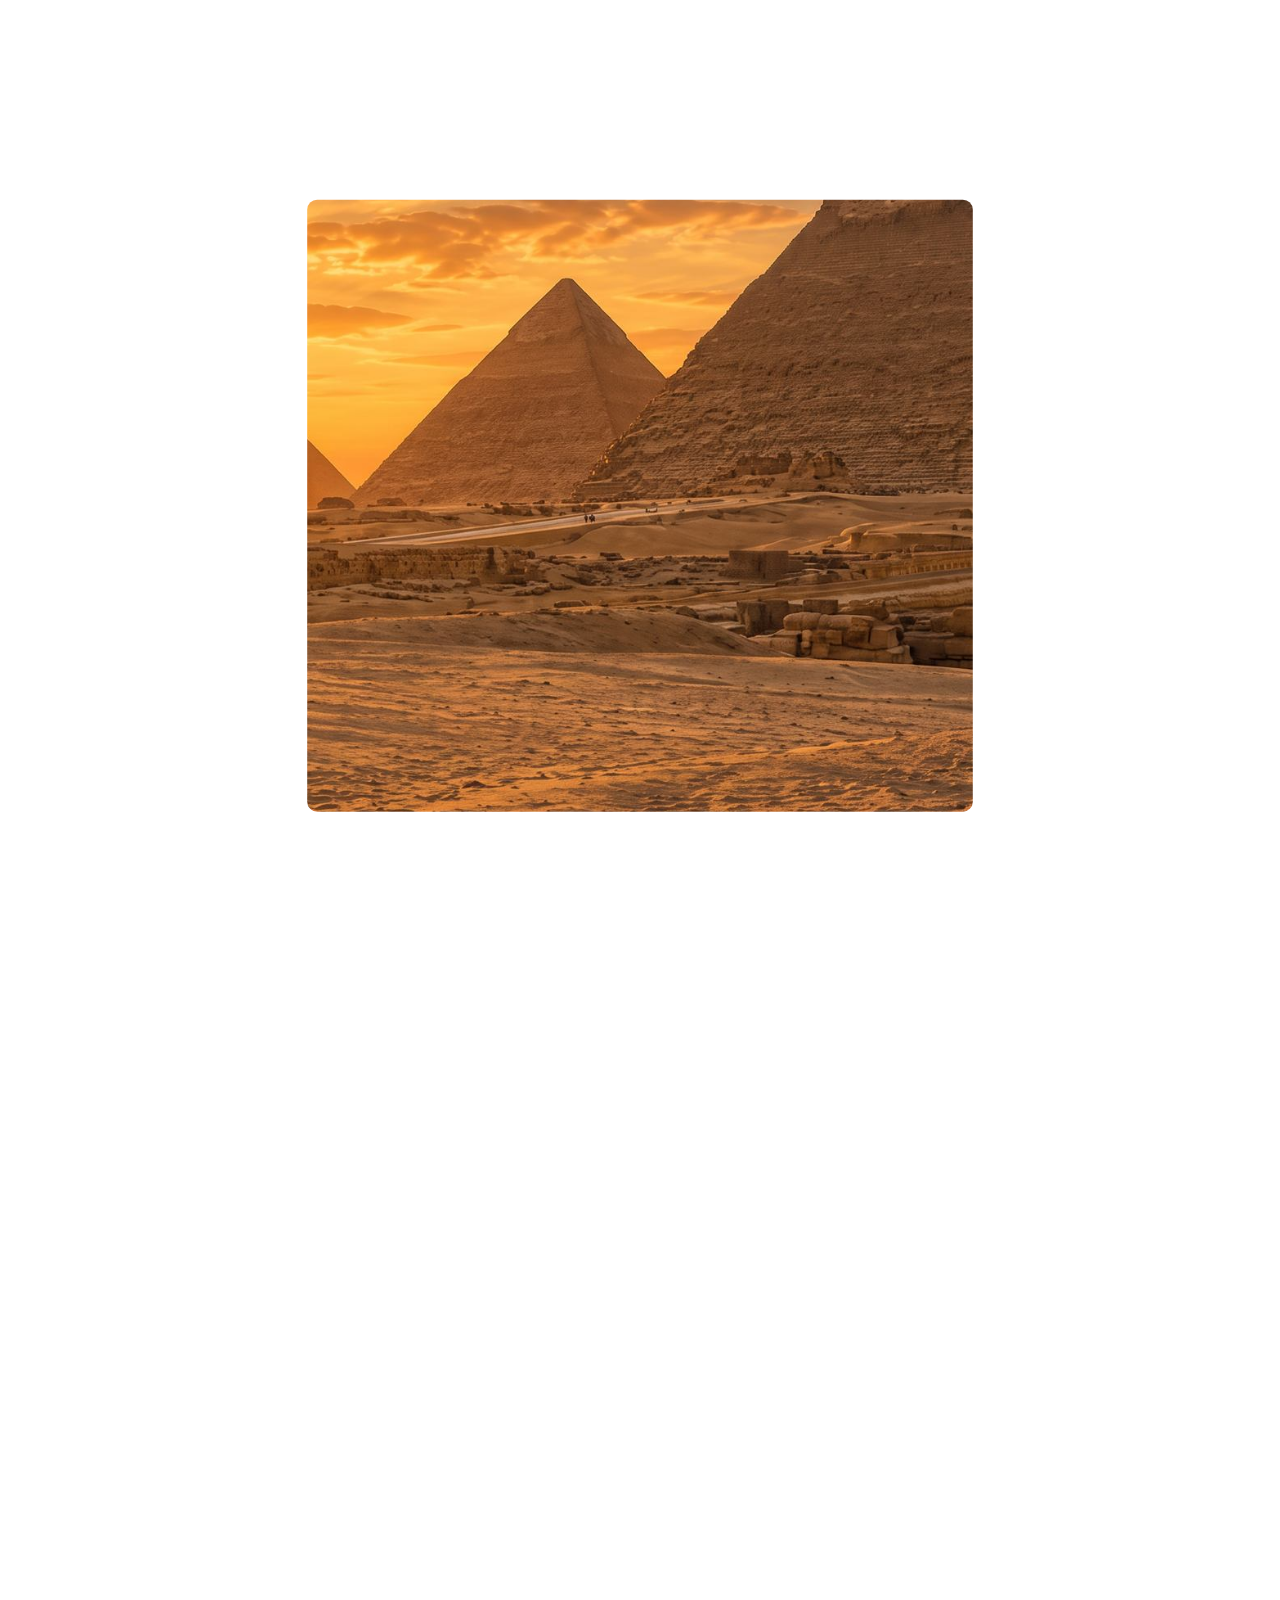
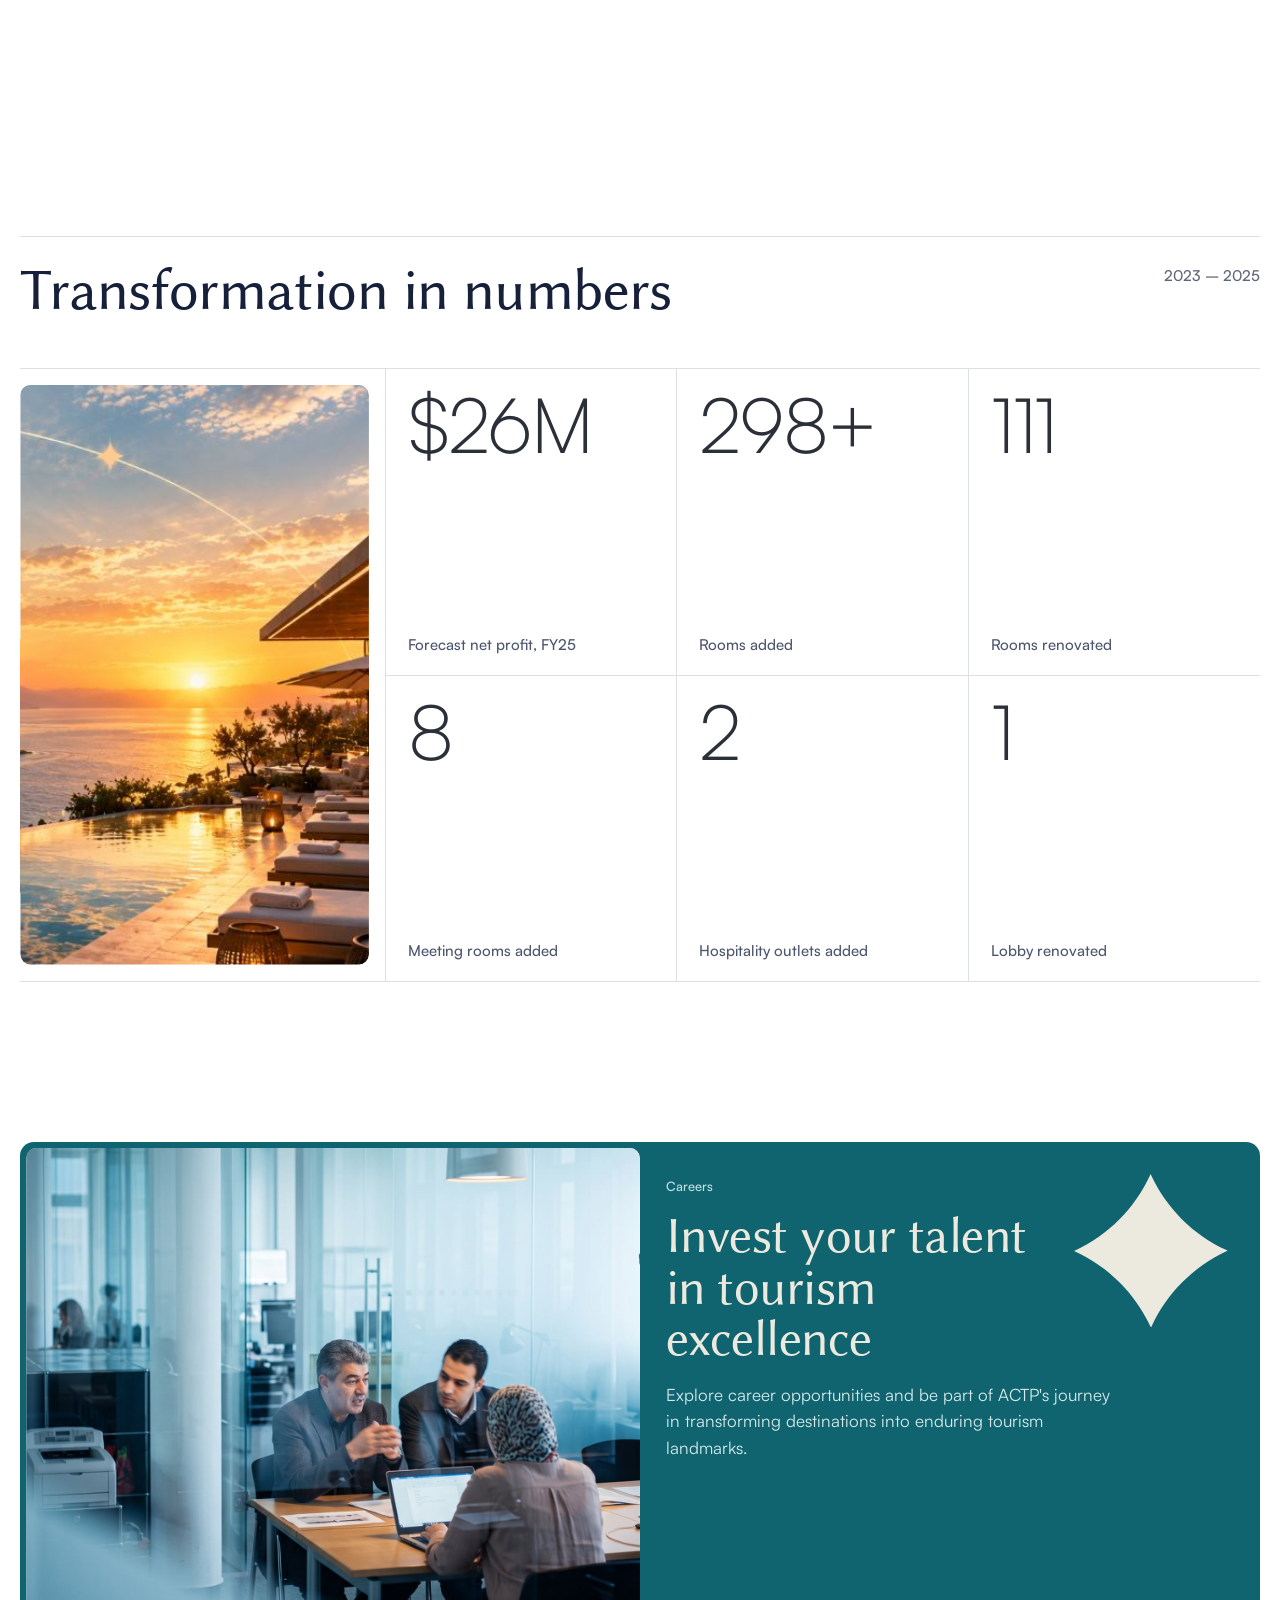
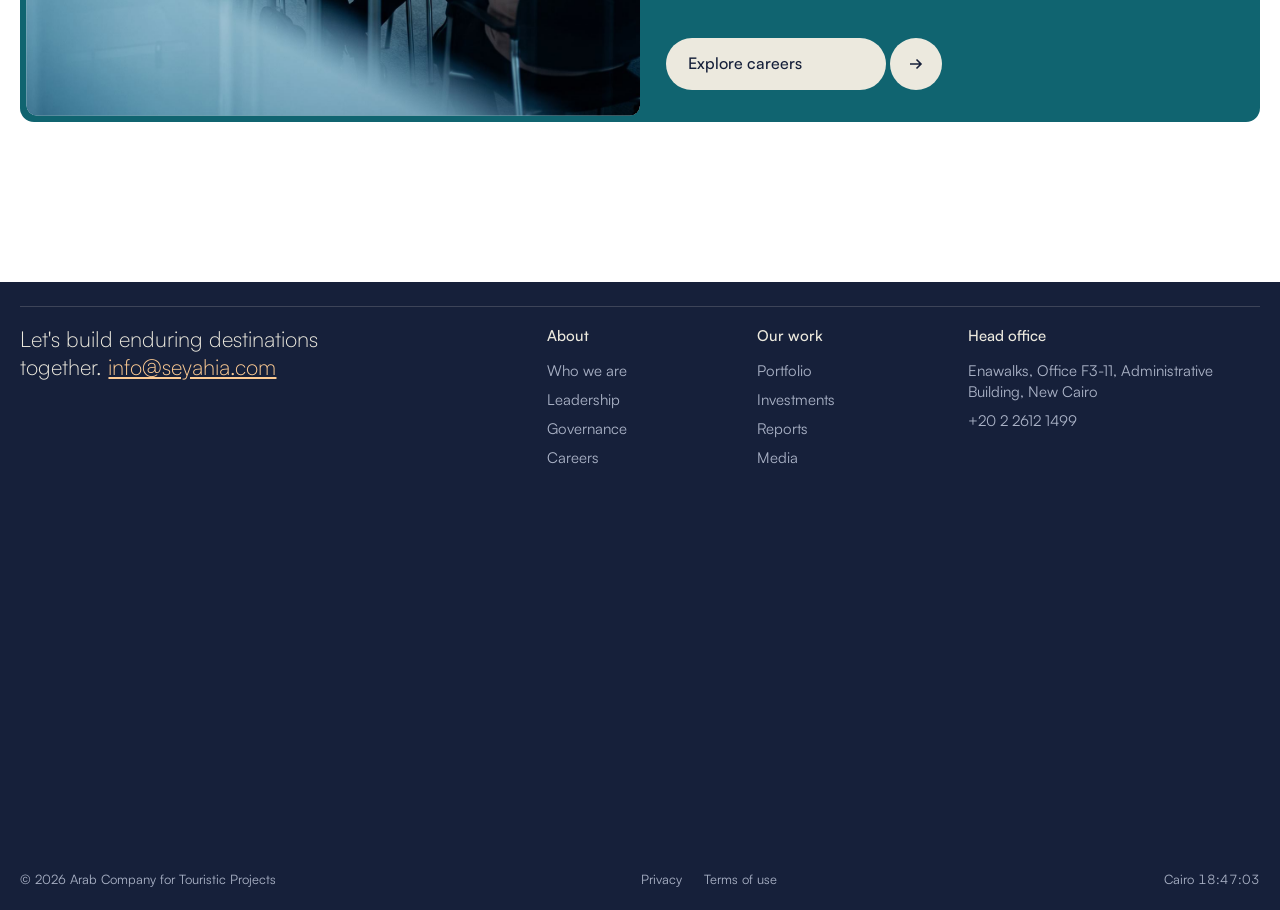
<file: portfolio.html>
<!doctype html>
<html lang="en">
<head>
<meta charset="utf-8">
<meta name="viewport" content="width=device-width, initial-scale=1">
<title>ACTP Portfolio</title>
<meta name="description" content="ACTP's hospitality portfolio: eight assets from the Nile to the Red Sea, wholly owned and in strategic partnership with leading hotel brands.">
<link rel="stylesheet" href="assets/actp.css?v=30">
<link rel="stylesheet" href="assets/motion.css?v=30">
<link rel="stylesheet" href="assets/v3.css?v=30">
<style>
  .hl { font-style: italic; }
  /* header: the title above two halves, one per way of holding; the half under the pointer opens wider */
  .split { height: 100svh; min-height: 700px; display: flex; flex-direction: column; padding: 100px var(--g) var(--g); }
  .split .crumbs a, .split .crumbs span { text-decoration: none; }
  .ttl { display: grid; grid-template-columns: 1fr auto; align-items: end; gap: 24px; margin: 18px 0; }
  .ttl h1 { min-width: 0; font: 400 clamp(64px, 8.6vw, 156px)/.8 var(--serif); text-transform: uppercase; letter-spacing: .005em; margin: 0 0 -.03em -.04em; white-space: nowrap; }
  .ttl h1 .w2, .half h2 .w2 { display: inline-block; overflow: hidden; padding-bottom: .04em; }
  .ttl h1 .w2 > span, .half h2 .w2 > span { display: inline-block; animation: phUp 1.3s var(--e-out) .2s both; }
  .ttl h1 .w2:nth-child(2) > span { animation-delay: .3s; }
  .ttl .line { max-width: 26ch; padding-bottom: 6px; font: 400 clamp(18px, 1.3vw, 21px)/1.4 var(--serif); text-align: right; }
  .halves { flex: 1; min-height: 0; display: flex; gap: 8px; }
  .half { position: relative; flex: 1 1 0; min-width: 0; display: flex; flex-direction: column; padding: 22px 24px 20px; border-radius: 14px; overflow: hidden; color: var(--white); background: var(--ink); isolation: isolate; transition: flex-grow 1.1s var(--e-out); animation: hIn 1.3s var(--e-out) both; }
  .half + .half { animation-delay: .12s; }
  @keyframes hIn { from { opacity: 0; transform: translateY(36px); } }
  .halves:hover .half:hover, .half:focus-within { flex-grow: 1.45; }
  .half .imgs { position: absolute; inset: 0; z-index: -2; }
  .half .imgs img { position: absolute; inset: 0; width: 100%; height: 100%; object-fit: cover; opacity: 0; transform: scale(1.08); transition: opacity 1.4s ease, transform 7s linear; }
  .half .imgs img.on { opacity: 1; transform: scale(1); }
  .half::before { content: ""; position: absolute; inset: 0; z-index: -1; background: linear-gradient(to top, rgba(14, 20, 38, .82) 0%, rgba(14, 20, 38, .2) 48%, rgba(14, 20, 38, .45) 100%); transition: background .8s; }
  .halves:hover .half:not(:hover)::before { background: rgba(14, 20, 38, .62); }
  .half .cover { position: absolute; inset: 0; z-index: 1; }
  .half .cover:focus-visible { outline: 3px solid var(--sandy); outline-offset: -3px; border-radius: 14px; }
  .half .hd { position: relative; display: flex; justify-content: space-between; align-items: start; gap: 16px; pointer-events: none; }
  .half .tag { display: inline-flex; align-items: center; gap: 10px; font: 500 14px var(--sans); }
  .half .tag i { width: 10px; height: 10px; transform: rotate(45deg); background: var(--mellow); }
  .half[data-k="Partnership"] .tag i { background: #8fb0ea; }
  .half .fig { text-align: right; font: 500 14px var(--sans); }
  .half .fig b { display: block; font: 300 clamp(44px, 4.2vw, 76px)/.9 var(--sans); letter-spacing: -.02em; }
  .half .fig em { display: block; font-style: normal; opacity: .8; margin-top: 4px; }
  .half h2 { position: relative; margin-top: auto; display: flex; flex-direction: column; align-items: start; font: 400 clamp(56px, 6.2vw, 116px)/.86 var(--serif); text-transform: uppercase; letter-spacing: .005em; pointer-events: none; white-space: nowrap; }
  .half h2 .w2:nth-child(2) > span { animation-delay: .32s; }
  .half .ft { position: relative; z-index: 2; display: flex; align-items: end; gap: 20px; margin-top: 22px; padding-top: 14px; border-top: 1px solid rgba(255, 255, 255, .3); }
  .half .names { display: flex; flex-wrap: wrap; gap: 4px 20px; flex: 1; min-width: 0; }
  .half .names a { display: inline-flex; align-items: center; gap: 9px; padding: 4px 0; font: 400 15px var(--sans); color: rgba(255, 255, 255, .72); text-decoration: none; white-space: nowrap; transition: color .4s; }
  .half .names a i { width: 7px; height: 7px; background: currentColor; transform: rotate(45deg); opacity: .6; transition: background .4s, transform .6s var(--e-out); }
  .half .names a.on, .half .names a:hover { color: var(--white); }
  .half .names a.on i { background: var(--mellow); opacity: 1; transform: rotate(225deg); }
  .half .names a:focus-visible { outline: 3px solid var(--sandy); outline-offset: 2px; }
  .half .go { flex: none; display: grid; place-items: center; width: 56px; height: 56px; border-radius: 50%; background: var(--off-white); color: var(--ink); transition: transform .6s var(--e-out), background .4s; }
  .half .go svg { width: 18px; height: 18px; }
  .half:hover .go { transform: rotate(-45deg); background: var(--mellow); }

  /* statement beside the live drawing */
  .state { margin-top: 140px; }
  .state .grid { align-items: center; }
  .st-txt { grid-column: 1 / 7; }
  .st-txt .kick { display: block; margin-bottom: 18px; color: var(--royal); }
  .st-txt .t-state { max-width: 22ch; }
  .figs { display: grid; grid-template-columns: repeat(3, auto); justify-content: start; gap: 0; margin-top: 48px; border-top: 1px solid var(--line); }
  .figs > div { padding: 18px 36px 0 0; }
  .figs > div + div { padding-left: 24px; border-left: 1px solid var(--line); }
  .figs b { display: block; font: 300 clamp(44px, 4vw, 68px)/1 var(--sans); letter-spacing: -.02em; }
  .figs span:not([data-count]) { display: block; margin-top: 8px; font: 500 14px var(--sans); color: var(--ink-2); }
  .st-art { grid-column: 7 / -1; position: relative; aspect-ratio: 4 / 3; border-radius: 14px; background: var(--off-white); overflow: hidden; }
  .st-art canvas { position: absolute; inset: 0; width: 100%; height: 100%; }

  /* transformation in numbers: a tall photograph, six figures, hairlines only */
  .trans { margin-top: 160px; }
  .trans .yr { font: 500 15px var(--sans); color: var(--ink-3); }
  .tgrid { display: grid; grid-template-columns: 1.25fr repeat(3, 1fr); grid-template-rows: repeat(2, minmax(240px, 34vh)); margin-top: 48px; border-top: 1px solid var(--line); border-bottom: 1px solid var(--line); }
  .tph { grid-row: 1 / span 2; margin: 16px 16px 16px 0; border-radius: var(--r); }
  .tcell { display: flex; flex-direction: column; justify-content: space-between; padding: 20px 22px; border-left: 1px solid var(--line); }
  .tcell:nth-child(n + 5) { border-top: 1px solid var(--line); }
  .tcell b { font: 300 clamp(56px, 6vw, 112px)/.9 var(--sans); letter-spacing: -.03em; color: #2b2f38; }
  .tcell b span { font: inherit; }
  .tcell > span { font: 500 15px/1.4 var(--sans); color: var(--ink-2); }

  .closing { margin-top: 160px; }

  @media (max-width: 900px) {
    .split { height: auto; min-height: 0; padding-top: 84px; }
    .ttl { grid-template-columns: 1fr; } .ttl .line { text-align: left; }
    .halves { flex-direction: column; } .half { min-height: 470px; padding: 18px 16px 16px; }
    .half h2 { font-size: 11.4vw; } .half .names { gap: 2px 16px; } .half .names a { font-size: 14px; } .half .go { width: 48px; height: 48px; }
    .state, .trans, .closing { margin-top: 88px; }
    .st-txt, .st-art { grid-column: 1 / -1; } .st-art { margin-top: 28px; }
    .figs > div { padding-right: 16px; } .figs > div + div { padding-left: 14px; }
    .tgrid { grid-template-columns: 1fr 1fr; grid-template-rows: none; }
    .tph { grid-column: 1 / -1; grid-row: auto; aspect-ratio: 16 / 10; margin: 16px 0; }
    .tcell { min-height: 170px; border-top: 1px solid var(--line); padding: 16px 14px; } .tcell:nth-child(even) { border-left: 0; padding-left: 0; }
    .tcell b { font-size: 15vw; }
  }

</style>
</head>
<body class="v3">
<a class="skip" href="#main">Skip to content</a>

<header class="top"><a href="index.html" aria-label="ACTP home"><img class="logo" src="assets/img/logo.svg" alt="ACTP, Arab Company for Touristic Projects"></a></header>
<div class="dock">
  <a class="lang" href="#" lang="ar">عربي</a>
  <a class="cta" href="investment.html">Invest with us</a>
  <button class="menu-btn" type="button" aria-expanded="false" aria-controls="menu"><span class="sr-only">Open menu</span><i></i></button>
</div>
<div class="menu3" id="menu" aria-hidden="true" data-open="false" role="dialog" aria-label="Menu">
  <div class="mt"><img class="logo" src="assets/img/logo.svg" alt="ACTP"><button class="close" type="button" aria-label="Close menu"><svg viewBox="0 0 20 20" aria-hidden="true"><path d="M4 4l12 12M16 4 4 16" fill="none" stroke="currentColor" stroke-width="1.6"/></svg></button></div>
  <nav>
    <a href="index.html"><span>Home</span></a>
    <div class="grp"><a href="about.html"><span>About</span></a><div class="subs"><div><a href="leadership.html">Leadership</a><a href="governance.html">Governance</a></div></div></div>
    <div class="grp"><a href="portfolio.html"><span>Our portfolio</span></a><div class="subs"><div><a href="owned.html">Owned assets</a><a href="partnerships.html">Strategic partnerships</a></div></div></div>
    <div class="grp"><a href="investment.html"><span>Investments</span></a><div class="subs"><div><a href="reports.html">Reports</a></div></div></div>
    <a href="media.html"><span>Media</span></a>
    <a href="contact.html"><span>Contact</span></a>
  </nav>
  <figure><img src="assets/mosaic/egypt.svg" alt="Egypt, drawn in the four shapes of the ACTP mark, with ACTP's destinations marked"></figure>
  <div class="mf"><span>Enawalks, Office F3-11, New Cairo</span><span class="clock">Cairo</span></div>
</div>


<main id="main">
  <!-- ===== Header: the portfolio split in two, owned and in partnership; each half opens to its page ===== -->
  <section class="split">
    <div class="stop">
      <div class="crumbs"><a class="idx" href="index.html">Home</a><i></i><span class="idx">Our portfolio</span></div>
      <div class="ttl"><h1 data-fit><span class="w2"><span>Our</span></span> <span class="w2"><span>portfolio</span></span></h1><p class="line">Eight hospitality assets from the Nile to the Red Sea, held in two ways.</p></div>
    </div>
    <div class="halves">
      <article class="half" data-k="Owned">
        <div class="imgs" aria-hidden="true"></div>
        <a class="cover" href="owned.html" aria-label="Explore owned assets"></a>
        <div class="hd"><span class="tag"><i></i>Wholly owned</span><span class="fig"><b class="num">1,202</b> keys<em>4 properties</em></span></div>
        <h2><span class="w2"><span>Owned</span></span><span class="w2"><span>assets</span></span></h2>
        <div class="ft"><nav class="names" aria-label="Owned assets"></nav><a class="go" href="owned.html" tabindex="-1" aria-hidden="true"><svg viewBox="0 0 16 16" aria-hidden="true"><path d="M2 8h11M8.5 3.5 13 8l-4.5 4.5" fill="none" stroke="currentColor" stroke-width="1.6"/></svg></a></div>
      </article>
      <article class="half" data-k="Partnership">
        <div class="imgs" aria-hidden="true"></div>
        <a class="cover" href="partnerships.html" aria-label="Explore strategic partnerships"></a>
        <div class="hd"><span class="tag"><i></i>Strategic partnerships</span><span class="fig"><b class="num">1,395</b> keys<em>4 partnerships</em></span></div>
        <h2><span class="w2"><span>Strategic</span></span><span class="w2"><span>partnerships</span></span></h2>
        <div class="ft"><nav class="names" aria-label="Strategic partnerships"></nav><a class="go" href="partnerships.html" tabindex="-1" aria-hidden="true"><svg viewBox="0 0 16 16" aria-hidden="true"><path d="M2 8h11M8.5 3.5 13 8l-4.5 4.5" fill="none" stroke="currentColor" stroke-width="1.6"/></svg></a></div>
      </article>
    </div>
  </section>

  <!-- ===== Statement beside the Sphinx, drawn live in the mark ===== -->
  <section class="state wrap">
    <div class="grid">
      <div class="st-txt">
        <span class="t-small kick">Investing in Egypt's tourism future</span>
        <p class="t-state" data-split>ACTP goes beyond investing in tourism projects, <em class="hl">transforming destinations into enduring landmarks</em> that support sustainable growth.</p>
        <div class="figs">
          <div><b class="num" data-count>8</b><span>Hospitality assets</span></div>
          <div><b class="num" data-count>4</b><span>Destinations</span></div>
          <div><b class="num" data-count>2,597</b><span>Keys across the portfolio</span></div>
        </div>
      </div>
      <div class="st-art" id="sphBox"><canvas id="sphArt" role="img" aria-label="The Sphinx, drawn in the four shapes of the ACTP mark"></canvas></div>
    </div>
  </section>

  <!-- ===== Why Egypt: the photograph opens up ===== -->
  <section class="grow" aria-label="Why Egypt" style="margin-top:160px">
    <div class="stick">
      <div class="frame"><img src="assets/img3/pyramids.jpg" alt="The pyramids of Giza and the Sphinx at sunset" loading="lazy"></div>
      <div class="over"><div class="grid">
        <div style="grid-column:1/7"><span class="t-small" style="display:block;margin-bottom:14px">Why Egypt?</span><p class="t-h2">One of the region's most dynamic tourism sectors</p></div>
        <div style="grid-column:8/-1;align-self:end"><p style="font-size:17px;line-height:1.55;max-width:44ch">From historic cities and cultural landmarks to coastal resorts and Red Sea destinations, Egypt continues to shape one of the region's most dynamic tourism sectors. ACTP invests in destinations that reflect the depth, diversity, and long-term potential of Egyptian tourism.</p></div>
      </div></div>
    </div>
  </section>

  <!-- ===== Transformation in numbers: a photograph and six figures under hairlines ===== -->
  <section class="trans wrap" id="numbers">
    <header class="sh"><h2 class="t-h2" data-split>Transformation in numbers</h2>
      <div class="side"><span class="yr num">2023 – 2025</span></div></header>
    <div class="tgrid">
      <figure class="ph tph" data-wipe><img src="assets/img4/sunset.jpg" alt="Sunset over the Red Sea from a hotel terrace" loading="lazy"></figure>
      <div class="tcell"><b class="num">$<span data-count>28</span>M</b><span>Forecast net profit, FY25</span></div>
      <div class="tcell"><b class="num"><span data-count>325</span>+</b><span>Rooms added</span></div>
      <div class="tcell"><b class="num" data-count>121</b><span>Rooms renovated</span></div>
      <div class="tcell"><b class="num" data-count>9</b><span>Meeting rooms added</span></div>
      <div class="tcell"><b class="num" data-count>2</b><span>Hospitality outlets added</span></div>
      <div class="tcell"><b class="num" data-count>1</b><span>Lobby renovated</span></div>
    </div>
  </section>

  <!-- ===== Careers ===== -->
  <section class="closing wrap" id="contact">
    <div class="closer">
      <figure class="ph" data-wipe><img src="assets/img3/team.jpg" alt="Colleagues at work in ACTP's office" loading="lazy" style="object-position:50% 78%"></figure>
      <div class="txt">
        <span class="t-small">Careers</span>
        <h2 class="t-h2" data-split>Invest your talent in tourism excellence</h2>
        <p>Explore career opportunities and be part of ACTP's journey in transforming destinations into enduring tourism landmarks.</p>
        <a class="pill wide light" href="contact.html"><span><span class="roll"><span>Explore careers</span><span>Explore careers</span></span></span><b><svg viewBox="0 0 16 16" aria-hidden="true"><path d="M2 8h11M8.5 3.5 13 8l-4.5 4.5" fill="none" stroke="currentColor" stroke-width="1.6"/></svg></b></a>
        <span class="mark" id="mark"></span>
      </div>
    </div>
  </section>
</main>

<footer class="foot3 on-dark">
  <div class="fl">
    <p class="say">Let's build enduring destinations together. <a href="mailto:info@seyahia.com">info@seyahia.com</a></p>
    <nav class="n1" aria-label="About"><b>About</b><a href="about.html">Who we are</a><a href="leadership.html">Leadership</a><a href="governance.html">Governance</a><a href="#">Careers</a></nav>
    <nav class="n2" aria-label="Work"><b>Our work</b><a href="portfolio.html">Portfolio</a><a href="investment.html">Investments</a><a href="reports.html">Reports</a><a href="media.html">Media</a></nav>
    <nav class="n3" aria-label="Contact"><b>Head office</b><a href="#">Enawalks, Office F3-11, Administrative Building, New Cairo</a><a href="tel:+20226121499">+20 2 2612 1499</a></nav>
  </div>
  <div class="lettering" id="footBox"><canvas id="footWord" role="img" aria-label="ACTP, drawn in the four shapes of the mark"></canvas></div>
  <div class="legal"><span>© 2026 Arab Company for Touristic Projects</span><span><a href="#">Privacy</a><a href="#">Terms of use</a></span><span class="clock">Cairo</span></div>
</footer>


<script src="assets/mosaic.js?v=31"></script>
<script src="assets/samples-art.js?v=31"></script>
<script src="assets/samples3.js?v=31"></script>
<script src="assets/v3.js?v=31"></script>
<script src="assets/portfolio.js?v=31"></script>
<script>
(async () => {
  const A = window.ACTP3, PF = window.ACTP_PORT, { shapeSVG } = window.ACTP, reduce = A.reduce;
  A.init();

  // ---- header halves: each cross-fades through its own properties, naming the one shown; names lead to the property
  document.querySelectorAll(".half").forEach((h, hi) => {
    const L = PF.list(h.dataset.k), box = h.querySelector(".imgs"), nav = h.querySelector(".names");
    box.innerHTML = L.map((p, x) => `<img src="${p.gallery[0]}" alt="" ${x ? 'loading="lazy"' : ""}>`).join("");
    nav.innerHTML = L.map((p) => `<a href="property.html?id=${p.id}"><i></i>${p.name}</a>`).join("");
    const imgs = [...box.children], links = [...nav.children]; let k = 0, t, hold = false;
    const show = (j) => { k = j; imgs.forEach((im, x) => im.classList.toggle("on", x === j)); links.forEach((a, x) => a.classList.toggle("on", x === j)); };
    const run = () => { clearTimeout(t); if (reduce || hold) return; t = setTimeout(() => { if (!document.hidden) show((k + 1) % L.length); run(); }, 4600); };
    links.forEach((a, x) => { a.addEventListener("pointerenter", () => { hold = true; show(x); clearTimeout(t); }); a.addEventListener("focus", () => show(x)); });
    nav.addEventListener("pointerleave", () => { hold = false; run(); });
    show(0); setTimeout(run, hi * 2300);
  });

  // ---- the Sphinx, drawn live in the mark and parting under the pointer
  A.art(document.getElementById("sphArt"), "assets/art/sphinx.jpg", { cell: (w) => Math.max(6, Math.round(w / 90)), fg: ["#293959", "#3e67b1", "#3e67b1", "#fbb062"], scale: .86, pad: .02, interact: "swell", radius: .16, hot: "#fecb93", idle: true, pointerTarget: document.getElementById("sphBox") });

  document.getElementById("mark").innerHTML = shapeSVG("astroid");
  A.footerLetters(document.getElementById("footWord"), document.getElementById("footBox"));
})();
</script>
<script src="assets/motion.js?v=31"></script>

</body>
</html>
</file>
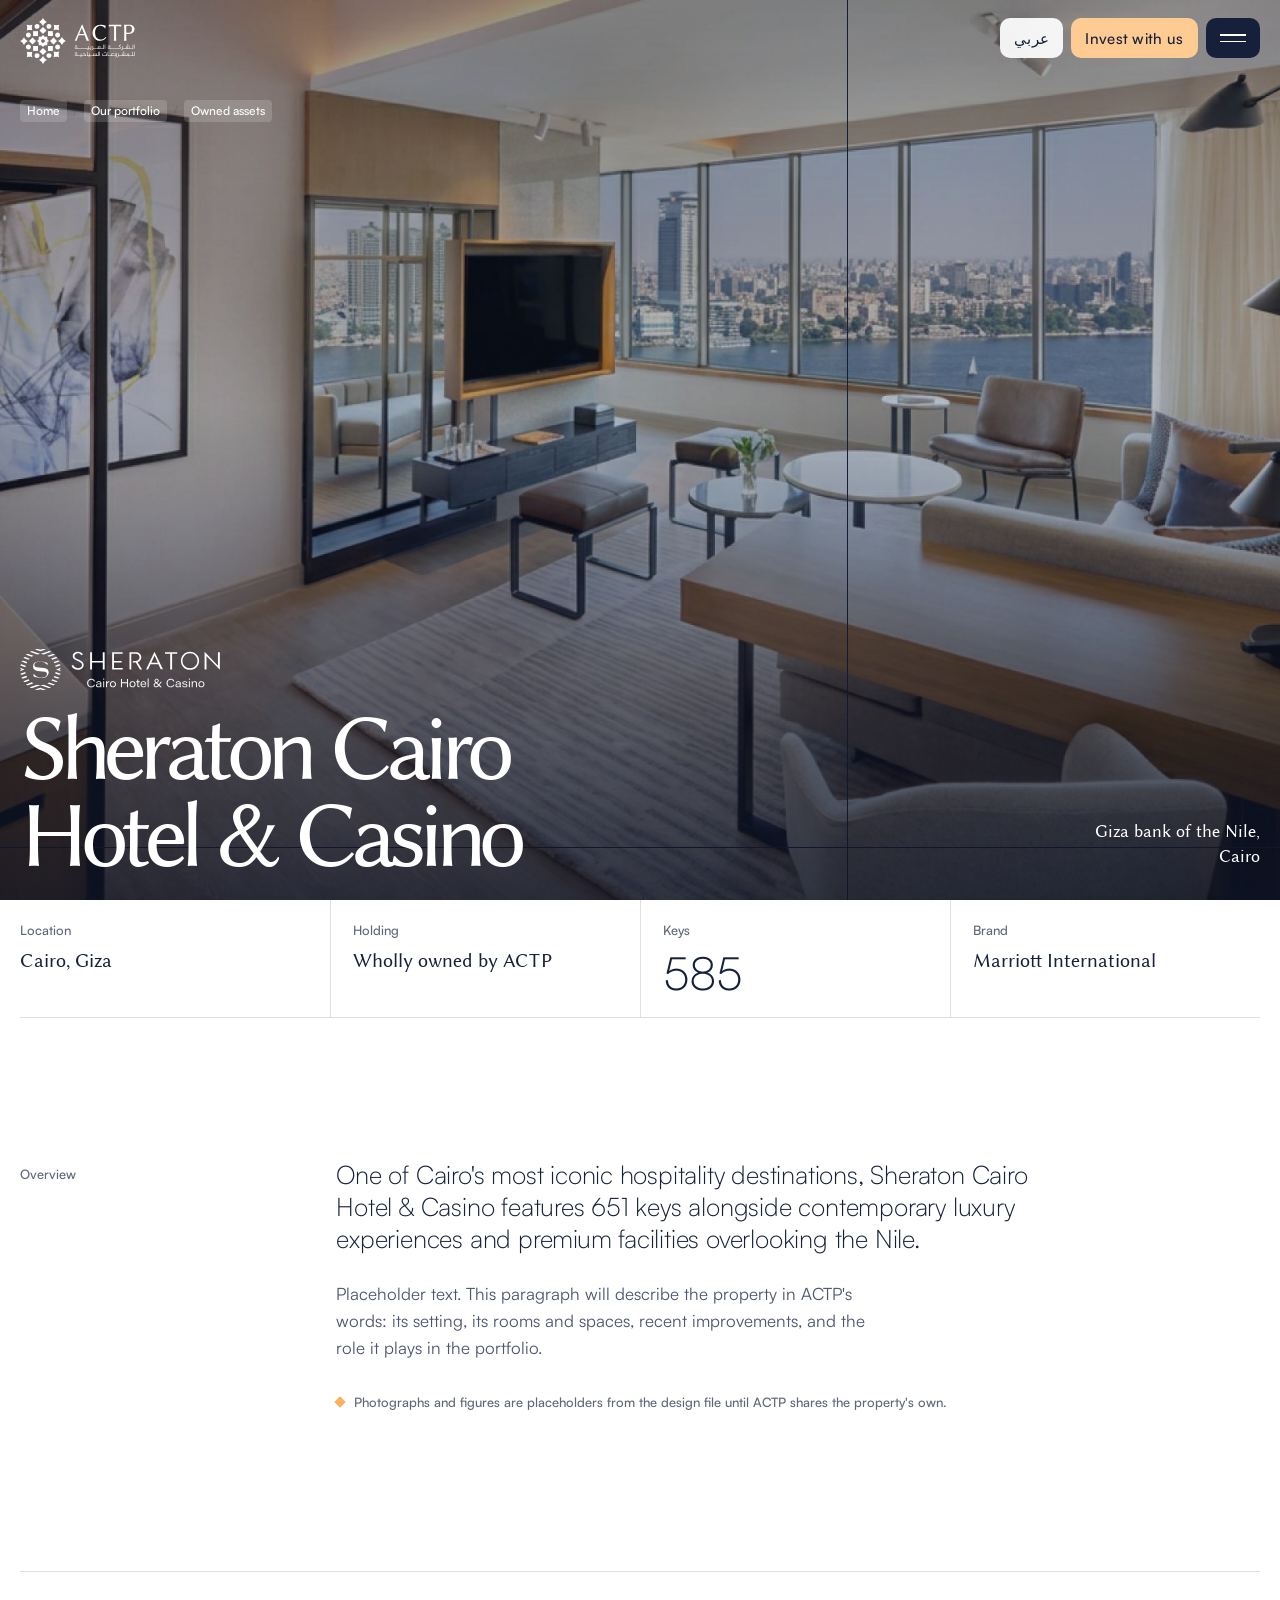
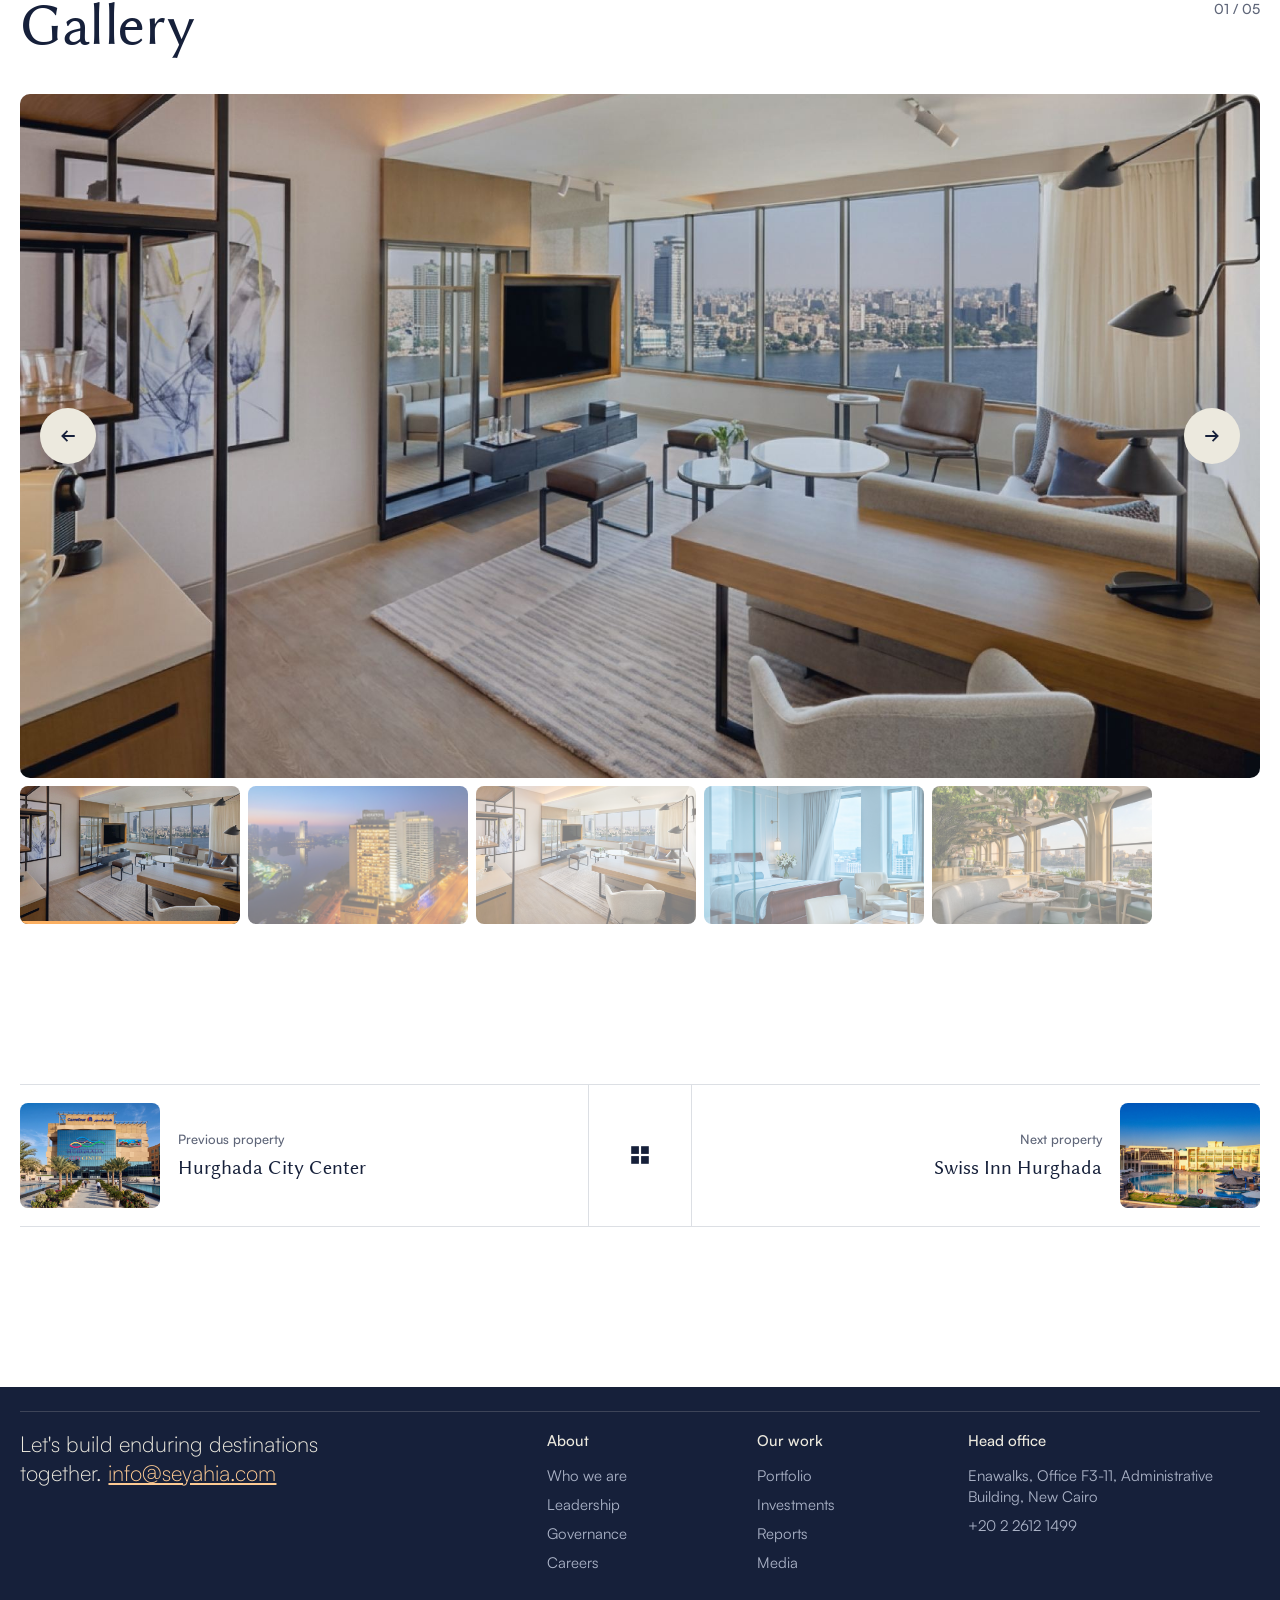
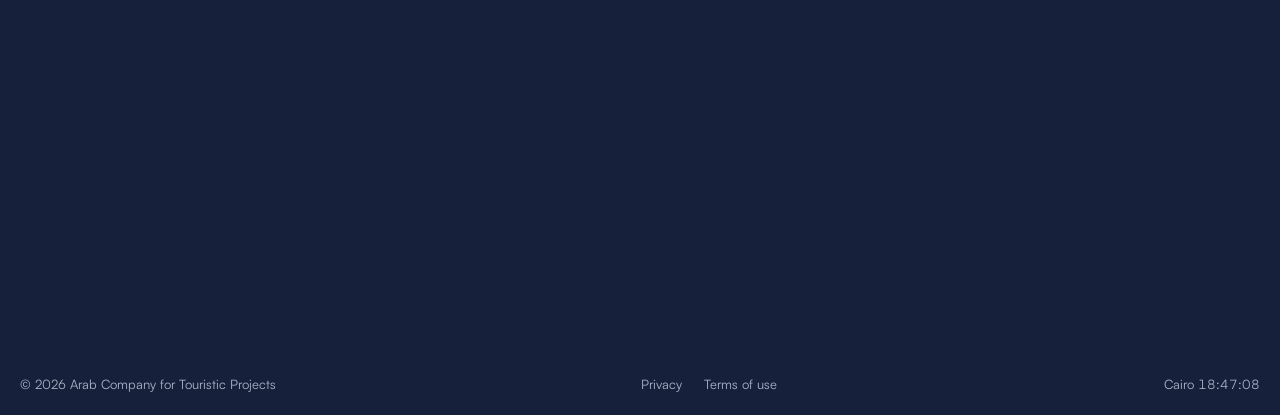
<file: property.html>
<!doctype html>
<html lang="en">
<head>
<meta charset="utf-8">
<meta name="viewport" content="width=device-width, initial-scale=1">
<title>ACTP Property</title>
<meta name="description" content="A property in ACTP's hospitality portfolio.">
<link rel="stylesheet" href="assets/actp.css?v=30">
<link rel="stylesheet" href="assets/motion.css?v=30">
<link rel="stylesheet" href="assets/v3.css?v=30">
<style>
  /* header: full-bleed photograph, brand mark, name */
  .prhero { position: relative; height: 100svh; min-height: 620px; color: var(--white); overflow: hidden; background: var(--ink); }
  .prhero > img { position: absolute; inset: 0; width: 100%; height: 100%; object-fit: cover; animation: idZoom 2.6s var(--e-out) both; }
  .prhero::after { content: ""; position: absolute; inset: 0; background: linear-gradient(to top, rgba(14, 20, 38, .78) 0%, rgba(14, 20, 38, .12) 55%, rgba(14, 20, 38, .3) 100%); }
  .prhero .crumbs { position: absolute; z-index: 2; left: var(--g); top: 100px; }
  .prhero .crumbs a, .prhero .crumbs span { color: var(--white); background: rgba(255, 255, 255, .16); text-decoration: none; }
  .prhero .in { position: absolute; z-index: 2; inset: auto 0 0; padding: 0 var(--g) var(--g); display: grid; grid-template-columns: 1fr auto; align-items: end; gap: 12px 40px; }
  .prhero .lg { grid-column: 1 / -1; height: 48px; display: flex; align-items: center; animation: rise 1.2s var(--e-out) .1s both; }
  .prhero .lg img { max-height: 46px; max-width: 200px; width: auto; filter: brightness(0) invert(1); }
  .prhero .lg .word { font: 600 13px/1.25 var(--sans); letter-spacing: .16em; text-transform: uppercase; }
  .prhero h1 { font: 400 clamp(56px, 7.4vw, 132px)/.92 var(--serif); letter-spacing: -.005em; max-width: 13ch; }
  .prhero h1 .wd { display: inline-block; overflow: hidden; vertical-align: top; padding-bottom: .08em; margin-bottom: -.08em; padding-right: .04em; }
  .prhero h1 .wd > span { display: inline-block; animation: phUp 1.2s var(--e-out) both; animation-delay: calc(var(--i) * 60ms + .15s); }
  .prhero .line { max-width: 26ch; padding-bottom: 10px; font: 400 clamp(18px, 1.3vw, 21px)/1.4 var(--serif); text-align: right; animation: rise 1.2s var(--e-out) .4s both; }
  @keyframes rise { from { opacity: 0; transform: translateY(16px); } }

  /* key facts */
  .pfacts dl { display: grid; grid-template-columns: repeat(4, minmax(0, 1fr)); margin: 0; border-bottom: 1px solid var(--line); }
  .pfacts dl > div { padding: 22px 22px 22px 0; }
  .pfacts dl > div + div { padding-left: 22px; border-left: 1px solid var(--line); }
  .pfacts dt { font: 500 13px var(--sans); color: var(--ink-3); }
  .pfacts dd { margin: 10px 0 0; font: 400 clamp(20px, 1.6vw, 26px)/1.2 var(--serif); }
  .pfacts dd.big { font: 300 clamp(40px, 3.6vw, 60px)/1 var(--sans); letter-spacing: -.02em; }

  /* overview */
  .pov { margin-top: 140px; }
  .pov .lab { grid-column: 1 / 4; color: var(--ink-3); padding-top: 8px; }
  .pov .txt { grid-column: 4 / 11; }
  .pov .t-body { margin-top: 26px; }
  .pov .note { display: flex; gap: 10px; align-items: center; margin-top: 32px; font: 500 13px var(--sans); color: var(--ink-3); }
  .pov .dia { width: 8px; height: 8px; background: var(--sandy); transform: rotate(45deg); flex: none; }

  /* gallery */
  .pgal { margin-top: 160px; }
  .pgal .count { font: 500 14px var(--sans); color: var(--ink-3); }
  .gstage { position: relative; margin-top: 40px; height: clamp(380px, 76vh, 760px); border-radius: var(--r); overflow: hidden; background: #dfe2e8; cursor: zoom-in; }
  .gstage img { position: absolute; inset: 0; width: 100%; height: 100%; object-fit: cover; opacity: 0; transform: scale(1.06); transition: opacity 1.2s ease, transform 7s linear; }
  .gstage img.on { opacity: 1; transform: scale(1); }
  .gstage { touch-action: pan-y; user-select: none; }
  .garr { all: unset; position: absolute; z-index: 2; top: 50%; display: grid; place-items: center; width: 56px; height: 56px; margin-top: -28px; border-radius: 50%; background: var(--off-white); color: var(--ink); cursor: pointer; transition: background .3s, color .3s; }
  .garr svg { width: 18px; height: 18px; }
  .garr.prev { left: 20px; } .garr.next { right: 20px; }
  .garr:hover { background: var(--ink); color: var(--white); }
  .garr:focus-visible { outline: 3px solid var(--sandy); outline-offset: 3px; }
  .gtabs { display: flex; gap: 8px; margin-top: 8px; }
  .gtabs button { all: unset; cursor: pointer; position: relative; flex: 1 1 0; max-width: 220px; aspect-ratio: 16 / 10; border-radius: 8px; overflow: hidden; opacity: .5; transition: opacity .5s; }
  .gtabs button img { width: 100%; height: 100%; object-fit: cover; }
  .gtabs button::after { content: ""; position: absolute; left: 0; right: 0; bottom: 0; height: 3px; background: var(--sandy); transform: scaleX(0); transform-origin: left; }
  .gtabs button[aria-selected="true"] { opacity: 1; }
  .gtabs button[aria-selected="true"]::after { animation: gprog var(--gint, 5s) linear forwards; }
  .gtabs.paused button[aria-selected="true"]::after { animation: none; transform: scaleX(1); }
  @keyframes gprog { to { transform: scaleX(1); } }
  .gtabs button:hover { opacity: .85; }
  .gtabs button:focus-visible { outline: 3px solid var(--sandy); outline-offset: 2px; }

  /* lightbox */
  .lb { position: fixed; inset: 0; z-index: 120; display: grid; place-items: center; padding: 5vh 5vw; background: rgba(10, 14, 28, .92); opacity: 0; pointer-events: none; transition: opacity .4s; }
  .lb.on { opacity: 1; pointer-events: auto; }
  .lb img { max-width: 100%; max-height: 90vh; border-radius: 8px; }
  .lb button { all: unset; cursor: pointer; position: absolute; top: 20px; right: 20px; padding: 10px 16px; border-radius: 10px; background: var(--off-white); color: var(--ink); font: 500 15px var(--sans); }

  /* location */

  /* previous and next property, as on the news article */
  .pn.wrap { padding-inline: 0; margin-inline: var(--g); }
  .pn { margin-top: 160px; display: grid; grid-template-columns: 1fr auto 1fr; align-items: stretch; border-top: 1px solid var(--line); border-bottom: 1px solid var(--line); }
  .pnl { display: grid; grid-template-columns: 140px 1fr; gap: 18px; align-items: center; padding: 18px 24px 18px 0; text-decoration: none; }
  .pnl.r { grid-template-columns: 1fr 140px; text-align: right; padding: 18px 0 18px 24px; }
  .pnl.r .ph { order: 2; }
  .pnl .ph { aspect-ratio: 4 / 3; border-radius: 8px; }
  .pnl .ph img { transition: transform 1.2s var(--e-out); }
  .pnl:hover .ph img { transform: scale(1.06); } .pnl:hover b { color: var(--royal); }
  .pnl small { display: block; font: 500 13px var(--sans); color: var(--ink-3); }
  .pnl b { display: block; margin-top: 8px; font: 400 clamp(20px, 1.6vw, 26px)/1.2 var(--serif); transition: color .3s; }
  .pnl:focus-visible, .home:focus-visible { outline: 3px solid var(--sandy); outline-offset: 3px; }
  .home { display: grid; place-items: center; padding: 0 40px; border-left: 1px solid var(--line); border-right: 1px solid var(--line); color: var(--ink); transition: color .3s; }
  .home svg { width: 22px; height: 22px; fill: currentColor; transition: transform .6s var(--e-out); }
  .home:hover { color: var(--royal); } .home:hover svg { transform: rotate(90deg); }

  @media (max-width: 900px) {
    .prhero { height: 92svh; } .prhero .crumbs { top: 84px; }
    .prhero .in { grid-template-columns: 1fr; } .prhero .line { text-align: left; }
    .prhero h1 { font-size: clamp(44px, 12vw, 72px); }
    .pfacts dl { grid-template-columns: 1fr 1fr; } .pfacts dl > div:nth-child(odd) { padding-left: 0; border-left: 0; } .pfacts dl > div:nth-child(n + 3) { border-top: 1px solid var(--line); }
    .pov, .pgal { margin-top: 88px; }
    .pov .lab, .pov .txt { grid-column: 1 / -1; } .pov .txt { margin-top: 16px; }
    .gstage { height: 72vw; } .garr { width: 44px; height: 44px; margin-top: -22px; } .garr.prev { left: 12px; } .garr.next { right: 12px; }
    .pn { grid-template-columns: 1fr; margin-top: 88px; } .home { order: 3; padding: 18px 0; border: 0; border-top: 1px solid var(--line); }
    .pnl, .pnl.r { grid-template-columns: 96px 1fr; text-align: left; padding: 16px 0; } .pnl.r { border-top: 1px solid var(--line); } .pnl.r .ph { order: 0; }
  }

</style>
</head>
<body class="v3">
<a class="skip" href="#main">Skip to content</a>

<header class="top"><a href="index.html" aria-label="ACTP home"><img class="logo logo--light" src="assets/img/logo.svg" alt="ACTP, Arab Company for Touristic Projects"></a></header>
<div class="dock">
  <a class="lang" href="#" lang="ar">عربي</a>
  <a class="cta" href="investment.html">Invest with us</a>
  <button class="menu-btn" type="button" aria-expanded="false" aria-controls="menu"><span class="sr-only">Open menu</span><i></i></button>
</div>
<div class="menu3" id="menu" aria-hidden="true" data-open="false" role="dialog" aria-label="Menu">
  <div class="mt"><img class="logo" src="assets/img/logo.svg" alt="ACTP"><button class="close" type="button" aria-label="Close menu"><svg viewBox="0 0 20 20" aria-hidden="true"><path d="M4 4l12 12M16 4 4 16" fill="none" stroke="currentColor" stroke-width="1.6"/></svg></button></div>
  <nav>
    <a href="index.html"><span>Home</span></a>
    <div class="grp"><a href="about.html"><span>About</span></a><div class="subs"><div><a href="leadership.html">Leadership</a><a href="governance.html">Governance</a></div></div></div>
    <div class="grp"><a href="portfolio.html"><span>Our portfolio</span></a><div class="subs"><div><a href="owned.html">Owned assets</a><a href="partnerships.html">Strategic partnerships</a></div></div></div>
    <div class="grp"><a href="investment.html"><span>Investments</span></a><div class="subs"><div><a href="reports.html">Reports</a></div></div></div>
    <a href="media.html"><span>Media</span></a>
    <a href="contact.html"><span>Contact</span></a>
  </nav>
  <figure><img src="assets/mosaic/egypt.svg" alt="Egypt, drawn in the four shapes of the ACTP mark, with ACTP's destinations marked"></figure>
  <div class="mf"><span>Enawalks, Office F3-11, New Cairo</span><span class="clock">Cairo</span></div>
</div>


<main id="main">
  <!-- ===== Header: the property's own photograph, its brand and name ===== -->
  <section class="prhero">
    <img id="pHero" src="" alt="">
    <div class="crumbs"><a class="idx" href="index.html">Home</a><i></i><a class="idx" href="portfolio.html">Our portfolio</a><i></i><a class="idx" id="pKindLink" href="owned.html">Owned assets</a></div>
    <div class="in">
      <div class="lg" id="pLogo"></div>
      <h1 id="pName"></h1>
      <p class="line" id="pPlace"></p>
    </div>
  </section>

  <!-- ===== Key facts under hairlines ===== -->
  <section class="pfacts wrap" aria-label="Key facts">
    <dl id="pFacts"></dl>
  </section>

  <!-- ===== Overview ===== -->
  <section class="pov wrap">
    <div class="grid">
      <span class="t-small lab">Overview</span>
      <div class="txt">
        <p class="t-state-s" id="pText"></p>
        <p class="t-body">Placeholder text. This paragraph will describe the property in ACTP's words: its setting, its rooms and spaces, recent improvements, and the role it plays in the portfolio.</p>
        <p class="note"><span class="dia" aria-hidden="true"></span>Photographs and figures are placeholders from the design file until ACTP shares the property's own.</p>
      </div>
    </div>
  </section>

  <!-- ===== Gallery: one large photograph that cross-fades, thumbnails as tabs ===== -->
  <section class="pgal wrap" aria-label="Gallery">
    <header class="sh"><h2 class="t-h2" data-split>Gallery</h2><div class="side"><span class="count num" id="gCount"></span></div></header>
    <div class="gstage" id="gStage"></div>
    <div class="gtabs" id="gTabs" role="tablist" aria-label="Photographs"></div>
  </section>

  <!-- ===== Previous and next property; the grid icon leads back to the collection ===== -->
  <nav class="pn wrap" aria-label="More properties">
    <a id="prevP" class="pnl"></a>
    <a class="home" id="pnHome" href="owned.html" aria-label="All owned assets"><svg viewBox="0 0 20 20" aria-hidden="true"><rect x="2" y="2" width="7" height="7"/><rect x="11" y="2" width="7" height="7"/><rect x="2" y="11" width="7" height="7"/><rect x="11" y="11" width="7" height="7"/></svg></a>
    <a id="nextP" class="pnl r"></a>
  </nav>
</main>

<footer class="foot3 on-dark">
  <div class="fl">
    <p class="say">Let's build enduring destinations together. <a href="mailto:info@seyahia.com">info@seyahia.com</a></p>
    <nav class="n1" aria-label="About"><b>About</b><a href="about.html">Who we are</a><a href="leadership.html">Leadership</a><a href="governance.html">Governance</a><a href="#">Careers</a></nav>
    <nav class="n2" aria-label="Work"><b>Our work</b><a href="portfolio.html">Portfolio</a><a href="investment.html">Investments</a><a href="reports.html">Reports</a><a href="media.html">Media</a></nav>
    <nav class="n3" aria-label="Contact"><b>Head office</b><a href="#">Enawalks, Office F3-11, Administrative Building, New Cairo</a><a href="tel:+20226121499">+20 2 2612 1499</a></nav>
  </div>
  <div class="lettering" id="footBox"><canvas id="footWord" role="img" aria-label="ACTP, drawn in the four shapes of the mark"></canvas></div>
  <div class="legal"><span>© 2026 Arab Company for Touristic Projects</span><span><a href="#">Privacy</a><a href="#">Terms of use</a></span><span class="clock">Cairo</span></div>
</footer>


<script src="assets/mosaic.js?v=31"></script>
<script src="assets/samples3.js?v=31"></script>
<script src="assets/v3.js?v=31"></script>
<script src="assets/portfolio.js?v=31"></script>
<script>
(async () => {
  const A = window.ACTP3, PF = window.ACTP_PORT, reduce = A.reduce;
  A.byId("sheraton").gov = "Giza";
  // ---- the property chosen by ?id= (Sheraton Cairo when none is given)
  const id = new URLSearchParams(location.search).get("id");
  const p = PF.get(id) || PF.get("sheraton"), owned = p.kind === "Owned";
  const sib = PF.list(p.kind), i = sib.findIndex((x) => x.id === p.id);
  const coll = owned ? ["owned.html", "Owned assets"] : ["partnerships.html", "Strategic partnerships"];
  document.title = p.name + " | ACTP";

  const hero = document.getElementById("pHero"); hero.src = p.hero; hero.alt = p.name;
  const kl = document.getElementById("pKindLink"); kl.href = coll[0]; kl.textContent = coll[1];
  document.getElementById("pLogo").innerHTML = PF.mark(p);
  let k = 0;
  const h1 = document.getElementById("pName");
  h1.innerHTML = p.name.split(" ").map((w) => `<span class="wd"><span style="--i:${k++}">${w}</span></span>`).join(" ");
  h1.setAttribute("aria-label", p.name);
  document.getElementById("pPlace").textContent = p.place;
  document.getElementById("pText").textContent = p.text;

  // ---- key facts
  const facts = [["Location", p.city + (p.gov ? `, ${p.gov}` : "")], ["Holding", owned ? "Wholly owned by ACTP" : "Strategic partnership"],
    p.keys ? ["Keys", `<span data-count>${p.keys}</span>`, "big"] : ["Type", p.id === "hcc" ? "Commercial centre" : p.id === "swissintl" ? "Hotel management" : "Hotel"], ["Brand", p.brand]];
  document.getElementById("pFacts").innerHTML = facts.map(([t, d, c]) => `<div><dt>${t}</dt><dd class="${c || ""}">${d}</dd></div>`).join("");

  // ---- gallery: the large photograph cross-fades on its own; thumbnails choose
  const G = p.gallery, st = document.getElementById("gStage"), tabs = document.getElementById("gTabs"), cnt = document.getElementById("gCount"), GI = 5000;
  tabs.style.setProperty("--gint", GI / 1000 + "s");
  st.innerHTML = G.map((g, j) => `<img src="${g}" alt="${p.name}, photograph ${j + 1}" ${j ? 'loading="lazy"' : ""}>`).join("");
  tabs.innerHTML = G.map((g, j) => `<button type="button" role="tab" aria-label="Photograph ${j + 1}"><img src="${g}" alt="" loading="lazy"></button>`).join("");
  const big = [...st.children], th = [...tabs.children];
  // arrows on the photograph, and a swipe left or right moves to the next or previous one
  const L = '<svg viewBox="0 0 16 16" aria-hidden="true"><path d="M14 8H3M7.5 3.5 3 8l4.5 4.5" fill="none" stroke="currentColor" stroke-width="1.6"/></svg>';
  st.insertAdjacentHTML("beforeend", `<button type="button" class="garr prev" aria-label="Previous photograph">${L}</button><button type="button" class="garr next" aria-label="Next photograph">${A.ARROW}</button>`);
  const step = (d) => { pick((gi + d + G.length) % G.length); run(); };
  st.querySelector(".garr.prev").addEventListener("click", (e) => { e.stopPropagation(); step(-1); });
  st.querySelector(".garr.next").addEventListener("click", (e) => { e.stopPropagation(); step(1); });
  let sx = null, swiped = false;
  st.addEventListener("pointerdown", (e) => { if (e.target.closest(".garr")) return; sx = e.clientX; swiped = false; });
  st.addEventListener("pointerup", (e) => { if (sx === null) return; const dx = e.clientX - sx; sx = null; if (Math.abs(dx) > 40) { swiped = true; step(dx < 0 ? 1 : -1); } });
  st.addEventListener("pointercancel", () => { sx = null; });
  let gi = 0, gt, inside = false;
  const pick = (j) => { gi = j; big.forEach((im, x) => im.classList.toggle("on", x === j)); th.forEach((b, x) => { b.setAttribute("aria-selected", x === j); b.style.animation = "none"; }); void tabs.offsetWidth; th.forEach((b) => (b.style.animation = "")); cnt.textContent = `${String(j + 1).padStart(2, "0")} / ${String(G.length).padStart(2, "0")}`; };
  const run = () => { clearTimeout(gt); tabs.classList.toggle("paused", reduce || inside); if (reduce || inside) return; gt = setTimeout(() => { if (!document.hidden) pick((gi + 1) % G.length); run(); }, GI); };
  th.forEach((b, j) => b.addEventListener("click", () => { pick(j); run(); }));
  tabs.addEventListener("keydown", (e) => { if (e.key === "ArrowRight" || e.key === "ArrowLeft") { e.preventDefault(); pick((gi + (e.key === "ArrowRight" ? 1 : -1) + G.length) % G.length); th[gi].focus(); run(); } });
  const gsec = st.parentElement;
  gsec.addEventListener("pointerenter", () => { inside = true; run(); }); gsec.addEventListener("pointerleave", () => { inside = false; run(); });
  pick(0);
  new IntersectionObserver(([e]) => { if (e.isIntersecting) run(); else clearTimeout(gt); }).observe(st);

  // lightbox on the large photograph
  const lb = document.createElement("div"); lb.className = "lb"; lb.setAttribute("role", "dialog"); lb.setAttribute("aria-label", "Photograph"); lb.innerHTML = '<button type="button">Close</button>';
  const lbImg = new Image(); lbImg.alt = ""; document.body.appendChild(lb);
  st.addEventListener("click", (e) => { if (swiped || e.target.closest(".garr")) { swiped = false; return; } lbImg.src = G[gi]; if (!lbImg.isConnected) lb.prepend(lbImg); lb.classList.add("on"); lb.querySelector("button").focus(); });
  lb.onclick = (e) => { if (e.target !== lbImg) lb.classList.remove("on"); };
  addEventListener("keydown", (e) => { if (e.key === "Escape") lb.classList.remove("on"); });

  // ---- previous and next within the same collection
  const prev = sib[(i - 1 + sib.length) % sib.length], next = sib[(i + 1) % sib.length];
  const pa = document.getElementById("prevP"), na = document.getElementById("nextP"), home = document.getElementById("pnHome");
  pa.href = `property.html?id=${prev.id}`; pa.innerHTML = `<figure class="ph"><img src="${prev.img}" alt="" loading="lazy"></figure><span><small>Previous property</small><b>${prev.name}</b></span>`;
  na.href = `property.html?id=${next.id}`; na.innerHTML = `<figure class="ph"><img src="${next.img}" alt="" loading="lazy"></figure><span><small>Next property</small><b>${next.name}</b></span>`;
  home.href = coll[0]; home.setAttribute("aria-label", "All " + coll[1].toLowerCase());

  A.init();
  A.footerLetters(document.getElementById("footWord"), document.getElementById("footBox"));
})();
</script>
<script src="assets/motion.js?v=31"></script>

</body>
</html>
</file>
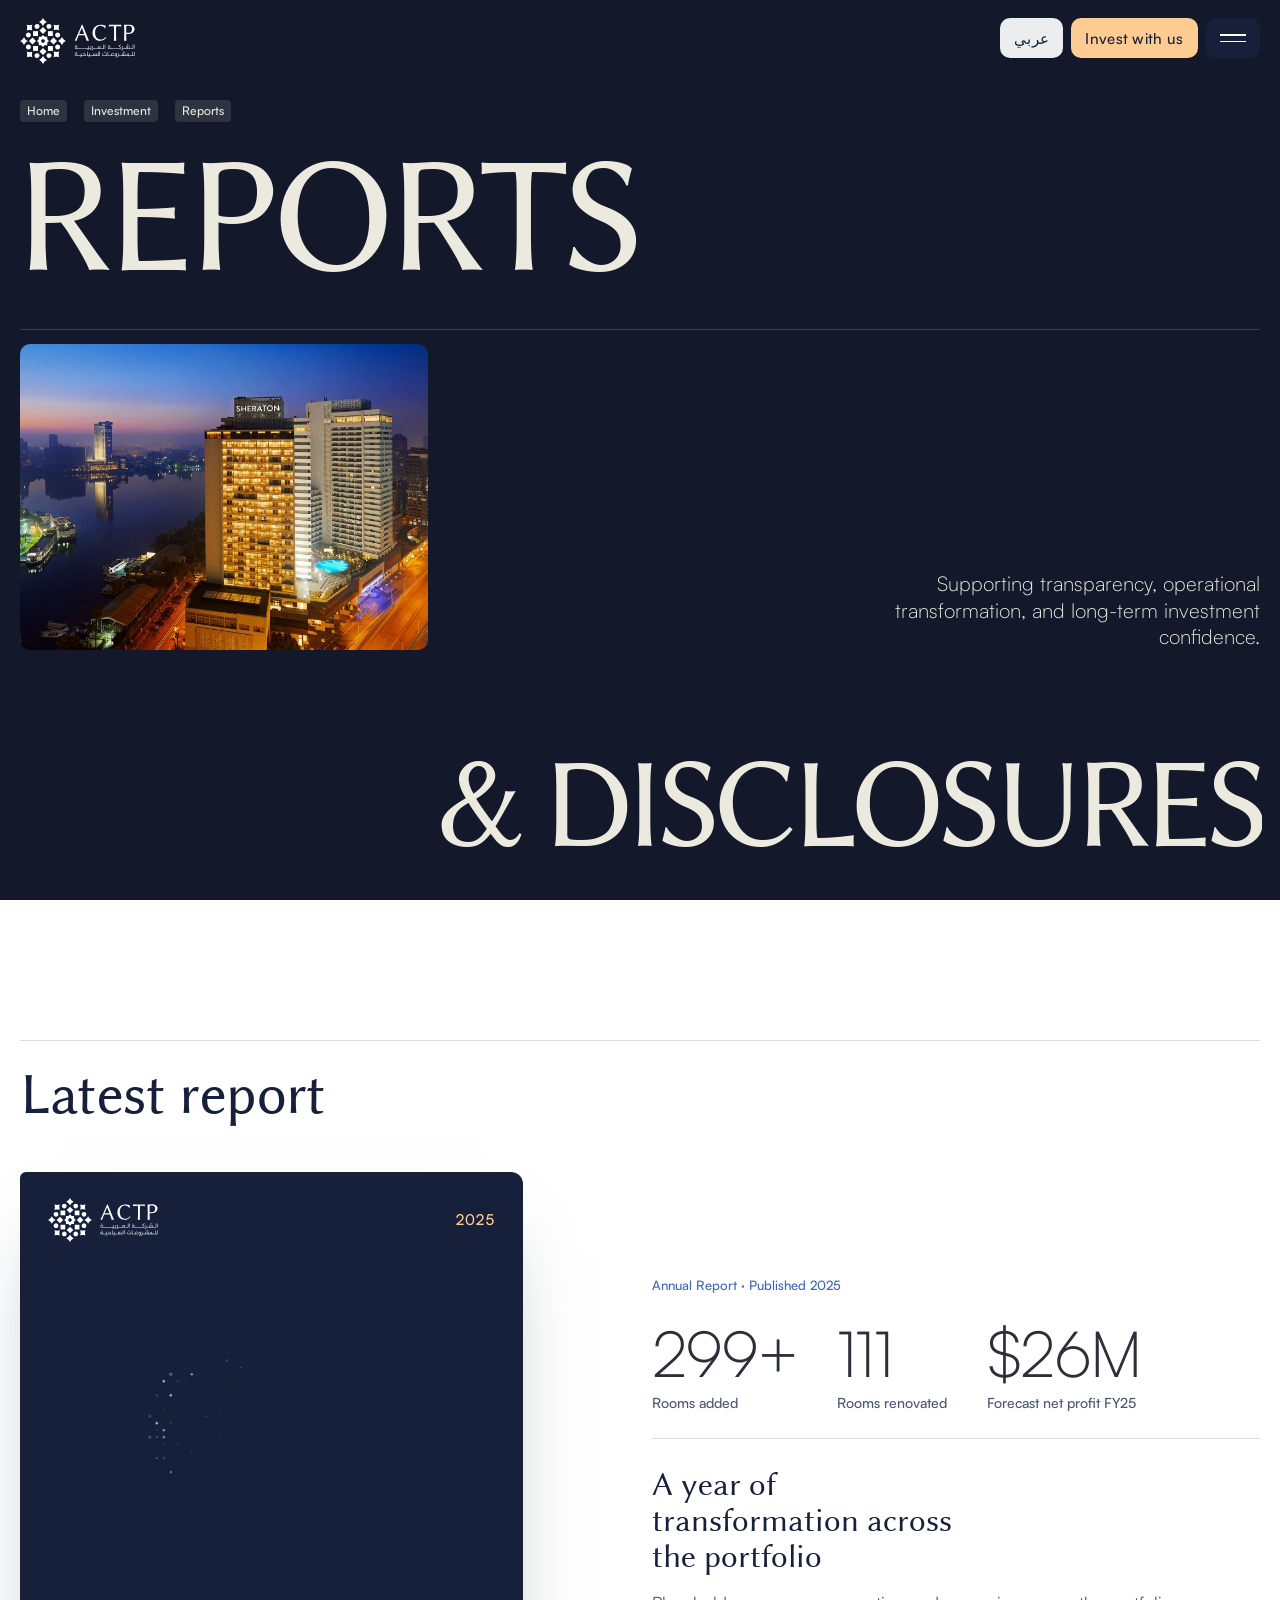
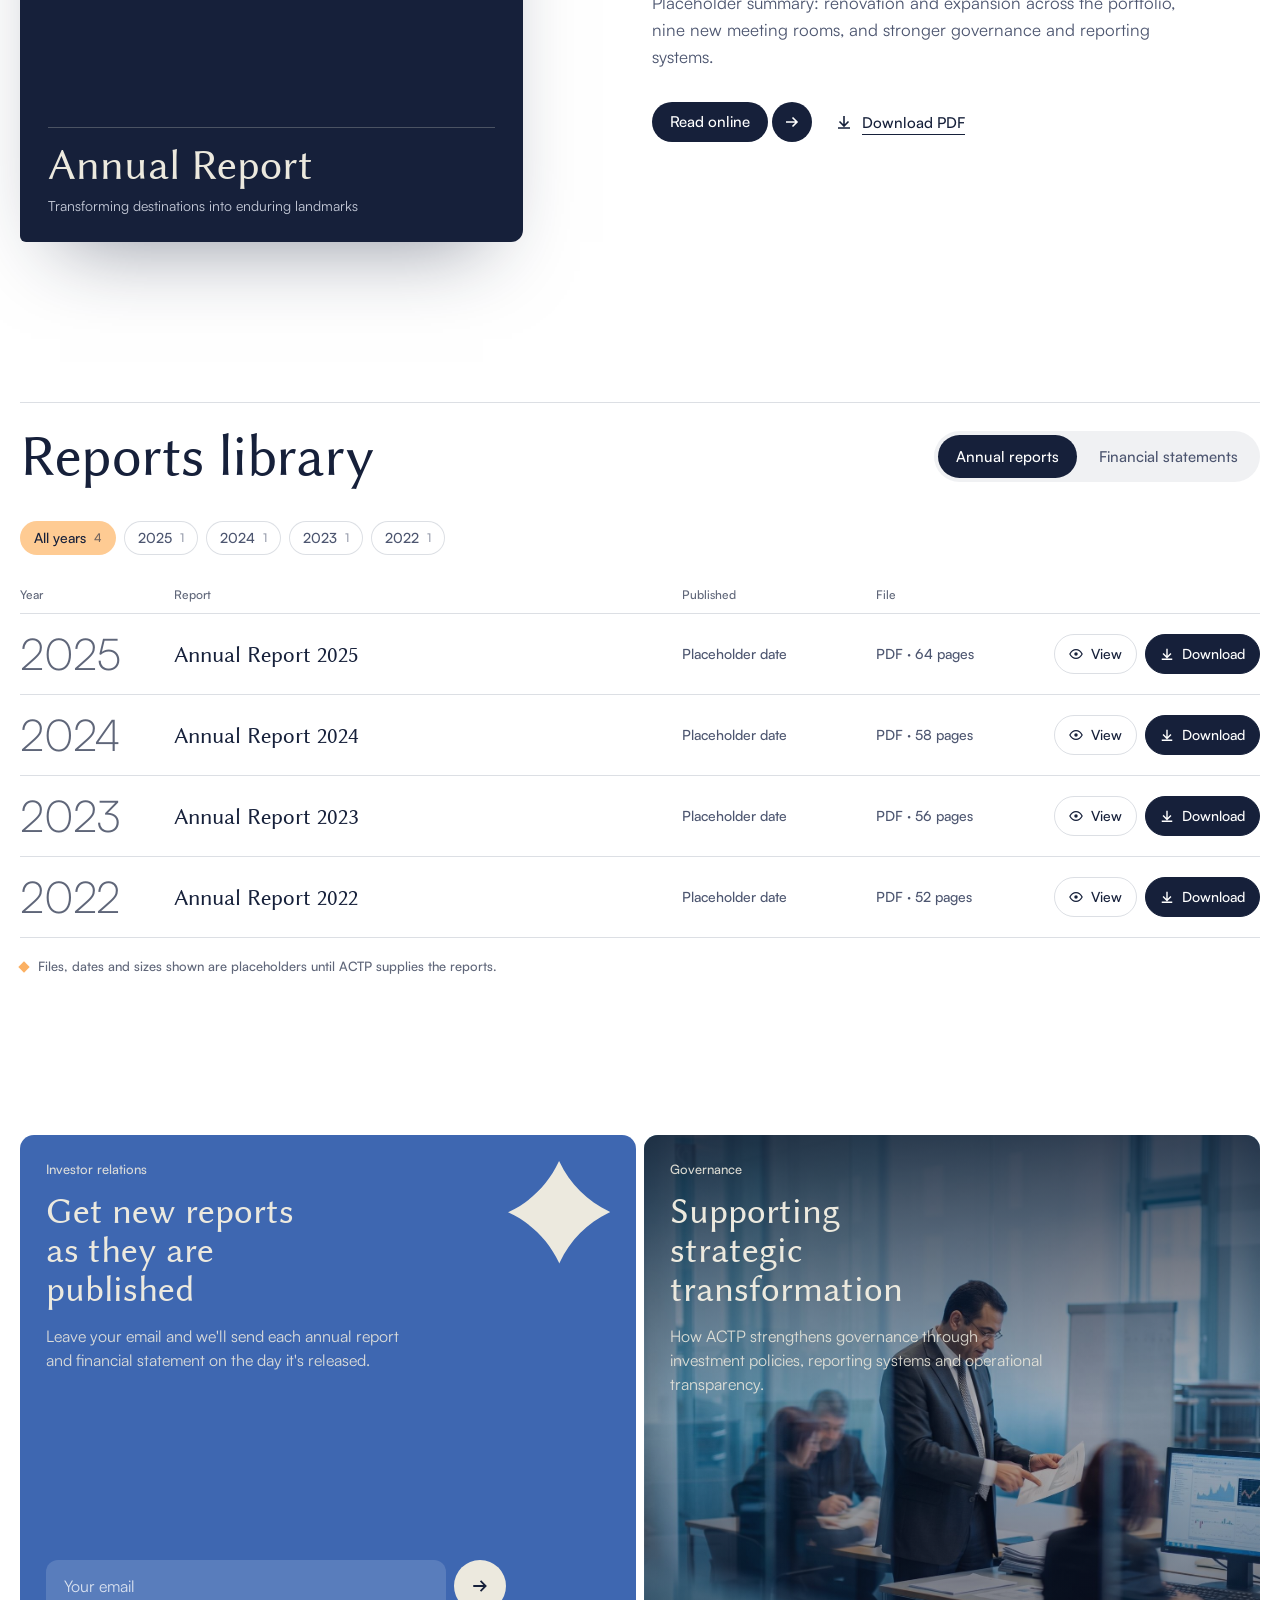
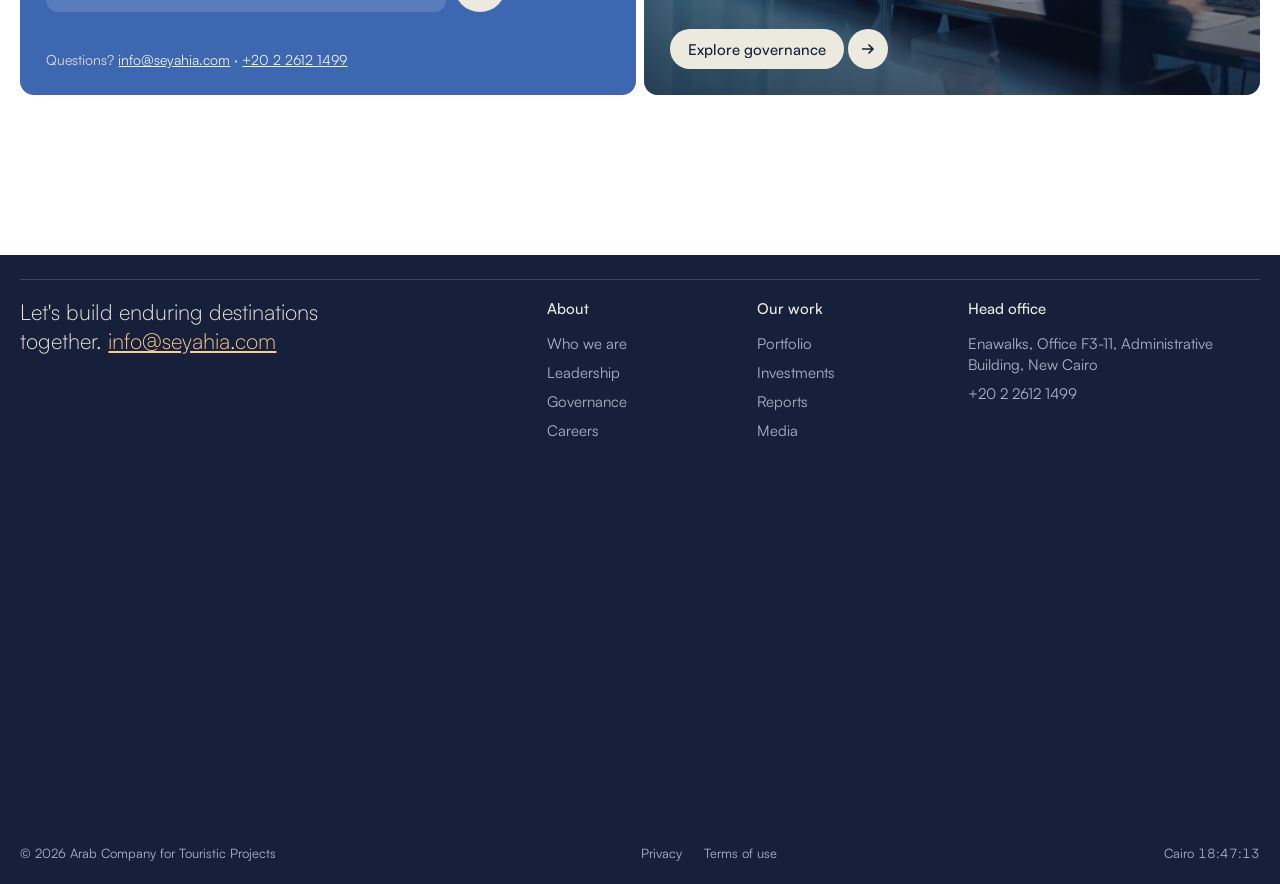
<file: reports.html>
<!doctype html>
<html lang="en">
<head>
<meta charset="utf-8">
<meta name="viewport" content="width=device-width, initial-scale=1">
<title>ACTP Reports</title>
<meta name="description" content="ACTP's annual reports and financial statements, supporting transparency and long-term investment confidence.">
<link rel="stylesheet" href="assets/actp.css?v=30">
<link rel="stylesheet" href="assets/motion.css?v=30">
<link rel="stylesheet" href="assets/v3.css?v=30">
<style>
  .hl { font-style: italic; }
  /* header: the words set wide on a dark page, one black-and-white photograph between them */
  .rhero { position: relative; min-height: 100svh; background: #13192b; color: var(--off-white); padding: 100px var(--g) var(--g); display: flex; flex-direction: column; overflow: hidden; }
  .rhero .crumbs a, .rhero .crumbs span { color: var(--off-white); background: rgba(236, 233, 222, .12); text-decoration: none; }
  .rhero h1, .rhero .w3 { font: 400 clamp(84px, 13vw, 240px)/.8 var(--serif); text-transform: uppercase; white-space: nowrap; letter-spacing: .005em; }
  .rhero h1 { margin: 28px 0 0 -.04em; }
  .rhero .w3 { align-self: stretch; text-align: right; margin-top: auto; margin-right: -.02em; font-size: clamp(64px, 10vw, 190px); padding-bottom: .06em; }
  .rhero .mid .ph { max-height: 34vh; aspect-ratio: auto; height: 34vh; }
  .rhero .w2 { display: inline-block; overflow: hidden; padding-bottom: .04em; }
  .rhero .w2 > span { display: inline-block; animation: phUp 1.3s var(--e-out) .2s both; }
  .rhero .w3 .w2 > span { animation-delay: .35s; }
  .rhero .mid { display: grid; grid-template-columns: minmax(0, 34%) 1fr; gap: 24px; align-items: end; margin: 26px 0; border-top: 1px solid var(--line-dark); padding-top: 14px; }
  .rhero .mid .ph { aspect-ratio: 4 / 3; animation: ppIn 1.4s var(--e-out) .3s both; }
  .rhero .line { justify-self: end; max-width: 30ch; font: 300 clamp(20px, 1.6vw, 26px)/1.3 var(--sans); text-align: right; }

  /* latest report: a designed cover beside its figures */
  .latest { margin-top: 140px; }
  .lgrid { display: grid; grid-template-columns: repeat(12, minmax(0, 1fr)); column-gap: var(--col); margin-top: 48px; align-items: center; }
  .cwrap { grid-column: 1 / 6; }
  .cover { position: relative; display: block; aspect-ratio: 3 / 4; border-radius: 6px 12px 12px 6px; overflow: hidden; background: var(--ink); color: var(--off-white); text-decoration: none; box-shadow: 0 40px 80px -40px rgba(22, 32, 58, .5); }
  .cover canvas { position: absolute; inset: 14% 0 22% 0; width: 100%; height: 64%; }
  .cv-top { position: absolute; z-index: 1; left: 28px; right: 28px; top: 26px; display: flex; justify-content: space-between; align-items: center; font: 500 15px var(--sans); color: var(--mellow); }
  .cv-top img { height: 44px; filter: invert(1); }
  .cv-bot { position: absolute; z-index: 1; left: 28px; right: 28px; bottom: 26px; display: grid; gap: 8px; padding-top: 16px; border-top: 1px solid rgba(236, 233, 222, .25); }
  .cv-t { font: 400 clamp(36px, 3.4vw, 58px)/1 var(--serif); }
  .cv-s { font: 400 14px/1.4 var(--sans); color: #c5cad8; }
  .cover:focus-visible { outline: 3px solid var(--sandy); outline-offset: 4px; }
  .ltxt { grid-column: 7 / -1; }
  .ltxt .t-small { color: var(--royal); }
  .hl3 { display: grid; grid-template-columns: repeat(3, auto); justify-content: start; gap: 40px; margin-top: 22px; padding-bottom: 26px; border-bottom: 1px solid var(--line); }
  .hl3 b { display: block; font: 300 clamp(52px, 5vw, 86px)/1 var(--sans); letter-spacing: -.03em; color: #2b2f38; }
  .hl3 b span { font: inherit; }
  .hl3 > li > span { display: block; margin-top: 10px; font: 500 14px var(--sans); color: var(--ink-2); }
  .ltxt h3 { margin-top: 28px; font: 400 clamp(30px, 2.6vw, 44px)/1.08 var(--serif); max-width: 20ch; }
  .ltxt .t-body { margin-top: 14px; }
  .acts { display: flex; align-items: center; gap: 24px; margin-top: 32px; }
  .tlink { display: inline-flex; align-items: center; gap: 10px; font: 500 15px var(--sans); text-decoration: underline; text-underline-offset: 6px; text-decoration-thickness: 1px; }
  .tlink svg { width: 16px; height: 16px; }
  .tlink:hover { color: var(--royal); }

  /* library */
  .lib { margin-top: 160px; }
  .seg { display: inline-flex; padding: 4px; gap: 4px; border-radius: 999px; background: rgba(41, 57, 89, .07); }
  .seg button { all: unset; cursor: pointer; padding: 11px 18px; border-radius: 999px; font: 500 15px var(--sans); color: var(--ink-2); transition: background .4s var(--e-out), color .4s; }
  .seg button[aria-selected="true"] { background: var(--ink); color: var(--white); }
  .seg button:focus-visible { outline: 3px solid var(--sandy); outline-offset: 2px; }
  .years { display: flex; flex-wrap: wrap; gap: 8px; margin-top: 36px; }
  .years button { all: unset; cursor: pointer; display: inline-flex; gap: 8px; align-items: center; padding: 8px 14px; border-radius: 999px; box-shadow: inset 0 0 0 1px var(--line); font: 500 14px var(--sans); color: var(--ink-2); transition: background .3s, color .3s; }
  .years button small { font: 500 12px var(--sans); opacity: .6; }
  .years button[aria-pressed="true"] { background: var(--mellow); color: var(--ink); box-shadow: none; }
  .years button:focus-visible { outline: 3px solid var(--sandy); outline-offset: 2px; }
  .rhead, .rrow { display: grid; grid-template-columns: 130px minmax(0, 1fr) 170px 150px 210px; column-gap: var(--col); align-items: center; }
  .rhead { margin-top: 32px; padding-bottom: 10px; font: 500 12px var(--sans); color: var(--ink-3); }
  .rrow { padding: 18px 0; border-top: 1px solid var(--line); opacity: 0; transform: translateY(12px); animation: rIn .7s var(--e-out) forwards; animation-delay: var(--d, 0s); }
  .rrow:last-child { border-bottom: 1px solid var(--line); }
  @keyframes rIn { to { opacity: 1; transform: none; } }
  .rrow .yr { font: 300 44px/1 var(--sans); letter-spacing: -.02em; color: var(--ink-3); transition: color .4s; }
  .rrow h3 { font: 400 clamp(22px, 1.8vw, 28px)/1.2 var(--serif); }
  .rrow .dt, .rrow .sz { font: 500 14px var(--sans); color: var(--ink-2); }
  .rrow .ac { justify-self: end; display: flex; gap: 8px; }
  .rrow .ac a { display: inline-flex; align-items: center; gap: 8px; height: 40px; padding: 0 14px; border-radius: 999px; border: 1px solid var(--line); font: 500 14px var(--sans); text-decoration: none; transition: background .3s, color .3s, border-color .3s; }
  .rrow .ac a svg { width: 14px; height: 14px; }
  .rrow .ac a.dl { background: var(--ink); color: var(--white); border-color: var(--ink); }
  .rrow .ac a:hover { background: var(--royal); color: var(--white); border-color: var(--royal); }
  .rrow .ac a:focus-visible { outline: 3px solid var(--sandy); outline-offset: 2px; }
  .rrow:hover .yr { color: var(--royal); }
  .note { display: flex; gap: 10px; align-items: center; margin-top: 20px; font: 500 13px var(--sans); color: var(--ink-3); }
  .note .dot { width: 8px; height: 8px; background: var(--sandy); transform: rotate(45deg); }

  /* investor relations card */
  .closing { margin-top: 160px; }
  .talk .steps { margin-top: auto; }
  .talk .field { display: flex; gap: 8px; max-width: 460px; }
  .talk input { flex: 1; min-width: 0; height: 52px; padding: 0 18px; border: 0; border-radius: 12px; background: rgba(255, 255, 255, .14); color: var(--white); font: 400 16px var(--sans); }
  .talk input::placeholder { color: rgba(255, 255, 255, .78); }
  .talk input:focus-visible { outline: 3px solid var(--sandy); outline-offset: 2px; }
  .talk button { all: unset; cursor: pointer; display: grid; place-items: center; width: 52px; height: 52px; border-radius: 50%; background: var(--off-white); color: var(--ink); transition: transform .6s var(--e-out); }
  .talk button:hover { transform: rotate(-45deg); }
  .talk button:focus-visible { outline: 3px solid var(--sandy); outline-offset: 2px; }
  .talk button svg { width: 18px; height: 18px; }
  .talk .thanks { display: block; min-height: 1.4em; margin-top: 10px; font: 500 14px var(--sans); }
  .talk.done .field { display: none; }
  .talk .direct { margin-top: 10px; font: 400 14px var(--sans); opacity: .9; }
  .talk .direct a { color: var(--white); }

  @media (max-width: 1100px) { .rhead, .rrow { grid-template-columns: 100px minmax(0, 1fr) 140px 190px; } .rhead span:nth-child(4), .rrow .sz { display: none; } }
  @media (max-width: 900px) {
    .rhero { min-height: 92svh; } .rhero .mid { grid-template-columns: 1fr; } .rhero .line { justify-self: start; text-align: left; }
    .latest, .lib, .closing { margin-top: 88px; }
    .lgrid { grid-template-columns: 1fr; row-gap: 32px; } .cwrap, .ltxt { grid-column: 1; }
    .hl3 { gap: 20px; } .hl3 b { font-size: 12vw; }
    .acts { flex-wrap: wrap; }
    .rhead { display: none; }
    .rrow { grid-template-columns: 70px minmax(0, 1fr); row-gap: 10px; }
    .rrow .yr { font-size: 28px; grid-row: 1 / span 2; } .rrow h3 { font-size: 20px; } .rrow .dt { grid-column: 2; } .rrow .ac { grid-column: 2; justify-self: start; }
  }

</style>
</head>
<body class="v3">
<a class="skip" href="#main">Skip to content</a>

<header class="top"><a href="index.html" aria-label="ACTP home"><img class="logo logo--light" src="assets/img/logo.svg" alt="ACTP, Arab Company for Touristic Projects"></a></header>
<div class="dock">
  <a class="lang" href="#" lang="ar">عربي</a>
  <a class="cta" href="investment.html">Invest with us</a>
  <button class="menu-btn" type="button" aria-expanded="false" aria-controls="menu"><span class="sr-only">Open menu</span><i></i></button>
</div>
<div class="menu3" id="menu" aria-hidden="true" data-open="false" role="dialog" aria-label="Menu">
  <div class="mt"><img class="logo" src="assets/img/logo.svg" alt="ACTP"><button class="close" type="button" aria-label="Close menu"><svg viewBox="0 0 20 20" aria-hidden="true"><path d="M4 4l12 12M16 4 4 16" fill="none" stroke="currentColor" stroke-width="1.6"/></svg></button></div>
  <nav>
    <a href="index.html"><span>Home</span></a>
    <div class="grp"><a href="about.html"><span>About</span></a><div class="subs"><div><a href="leadership.html">Leadership</a><a href="governance.html">Governance</a></div></div></div>
    <div class="grp"><a href="portfolio.html"><span>Our portfolio</span></a><div class="subs"><div><a href="owned.html">Owned assets</a><a href="partnerships.html">Strategic partnerships</a></div></div></div>
    <div class="grp"><a href="investment.html"><span>Investments</span></a><div class="subs"><div><a href="reports.html">Reports</a></div></div></div>
    <a href="media.html"><span>Media</span></a>
    <a href="contact.html"><span>Contact</span></a>
  </nav>
  <figure><img src="assets/mosaic/egypt.svg" alt="Egypt, drawn in the four shapes of the ACTP mark, with ACTP's destinations marked"></figure>
  <div class="mf"><span>Enawalks, Office F3-11, New Cairo</span><span class="clock">Cairo</span></div>
</div>


<main id="main">
  <!-- ===== Header, after Aker's Invest with Us: the words set wide on a dark page, one photograph ===== -->
  <section class="rhero on-dark">
    <div class="crumbs"><a class="idx" href="index.html">Home</a><i></i><a class="idx" href="investment.html">Investment</a><i></i><span class="idx">Reports</span></div>
    <h1 class="w1" data-fit><span class="w2"><span>Reports</span></span></h1>
    <div class="mid">
      <figure class="ph"><img src="assets/img3/sheraton-dusk.jpg" alt="Sheraton Cairo at dusk"></figure>
      <p class="line">Supporting transparency, operational transformation, and long-term investment confidence.</p>
    </div>
    <p class="w3" aria-hidden="true" data-fit><span class="w2"><span>&amp; Disclosures</span></span></p>
  </section>

  <!-- ===== Latest report ===== -->
  <section class="latest wrap" id="latest">
    <header class="sh"><h2 class="t-h2" data-split>Latest report</h2></header>
    <div class="lgrid">
      <div class="cwrap" id="coverWrap">
        <a class="cover" href="#" id="coverLink" aria-label="Read the 2025 Annual Report online">
          <span class="cv-top"><img src="assets/img/logo.svg" alt=""><span class="num">2025</span></span>
          <canvas id="coverArt" aria-hidden="true"></canvas>
          <span class="cv-bot"><span class="cv-t">Annual Report</span><span class="cv-s">Transforming destinations into enduring landmarks</span></span>
        </a>
      </div>
      <div class="ltxt">
        <span class="t-small">Annual Report · Published 2025</span>
        <ul class="hl3">
          <li><b class="num"><span data-count>325</span>+</b><span>Rooms added</span></li>
          <li><b class="num" data-count>121</b><span>Rooms renovated</span></li>
          <li><b class="num">$<span data-count>28</span>M</b><span>Forecast net profit FY25</span></li>
        </ul>
        <h3>A year of transformation across the portfolio</h3>
        <p class="t-body">Placeholder summary: renovation and expansion across the portfolio, nine new meeting rooms, and stronger governance and reporting systems.</p>
        <div class="acts">
          <a class="pill" href="#"><span><span class="roll"><span>Read online</span><span>Read online</span></span></span><b><svg viewBox="0 0 16 16" aria-hidden="true"><path d="M2 8h11M8.5 3.5 13 8l-4.5 4.5" fill="none" stroke="currentColor" stroke-width="1.6"/></svg></b></a>
          <a class="tlink" href="#"><svg viewBox="0 0 16 16" aria-hidden="true"><path d="M8 2v10M3.5 7.5 8 12l4.5-4.5M2 14h12" fill="none" stroke="currentColor" stroke-width="1.6"/></svg>Download PDF</a>
        </div>
      </div>
    </div>
  </section>

  <!-- ===== Library ===== -->
  <section class="lib wrap" id="library">
    <header class="sh"><h2 class="t-h2" data-split>Reports library</h2>
      <div class="side"><div class="seg" role="tablist" aria-label="Report type">
        <button role="tab" aria-selected="true" data-k="annual">Annual reports</button>
        <button role="tab" aria-selected="false" data-k="fin" tabindex="-1">Financial statements</button>
      </div></div></header>
    <div class="years" id="years" role="group" aria-label="Filter by year"></div>
    <div class="rhead" aria-hidden="true"><span>Year</span><span>Report</span><span>Published</span><span>File</span><span></span></div>
    <div class="rlist" id="rlist" aria-live="polite"></div>
    <p class="note"><span class="dot" aria-hidden="true"></span>Files, dates and sizes shown are placeholders until ACTP supplies the reports.</p>
  </section>

  <!-- ===== Investor relations: signup and direct contact, beside governance ===== -->
  <section class="closing wrap" id="contact">
    <div class="pair">
      <form class="pcard royal talk" id="alerts" action="#" novalidate>
        <span class="mark" id="mark"></span>
        <span class="t-small">Investor relations</span>
        <h2>Get new reports as they are published</h2>
        <p>Leave your email and we'll send each annual report and financial statement on the day it's released.</p>
        <div class="steps">
          <label class="sr-only" for="alertIn">Your email</label>
          <div class="field"><input id="alertIn" type="email" placeholder="Your email" autocomplete="email"><button type="submit" aria-label="Subscribe"><svg viewBox="0 0 16 16" aria-hidden="true"><path d="M2 8h11M8.5 3.5 13 8l-4.5 4.5" fill="none" stroke="currentColor" stroke-width="1.6"/></svg></button></div>
          <span class="thanks" aria-live="polite" id="alertMsg"></span>
          <p class="direct">Questions? <a href="mailto:info@seyahia.com">info@seyahia.com</a> · <a href="tel:+20226121499">+20 2 2612 1499</a></p>
        </div>
      </form>
      <a class="pcard photo" href="governance.html">
        <img src="assets/img3/manager.jpg" alt="" loading="lazy" style="object-position:50% 40%">
        <span class="t-small">Governance</span>
        <h2>Supporting strategic transformation</h2>
        <p>How ACTP strengthens governance through investment policies, reporting systems and operational transparency.</p>
        <span class="pill light"><span><span class="roll"><span>Explore governance</span><span>Explore governance</span></span></span><b><svg viewBox="0 0 16 16" aria-hidden="true"><path d="M2 8h11M8.5 3.5 13 8l-4.5 4.5" fill="none" stroke="currentColor" stroke-width="1.6"/></svg></b></span>
      </a>
    </div>
  </section>
</main>

<footer class="foot3 on-dark">
  <div class="fl">
    <p class="say">Let's build enduring destinations together. <a href="mailto:info@seyahia.com">info@seyahia.com</a></p>
    <nav class="n1" aria-label="About"><b>About</b><a href="about.html">Who we are</a><a href="leadership.html">Leadership</a><a href="governance.html">Governance</a><a href="#">Careers</a></nav>
    <nav class="n2" aria-label="Work"><b>Our work</b><a href="portfolio.html">Portfolio</a><a href="investment.html">Investments</a><a href="reports.html">Reports</a><a href="media.html">Media</a></nav>
    <nav class="n3" aria-label="Contact"><b>Head office</b><a href="#">Enawalks, Office F3-11, Administrative Building, New Cairo</a><a href="tel:+20226121499">+20 2 2612 1499</a></nav>
  </div>
  <div class="lettering" id="footBox"><canvas id="footWord" role="img" aria-label="ACTP, drawn in the four shapes of the mark"></canvas></div>
  <div class="legal"><span>© 2026 Arab Company for Touristic Projects</span><span><a href="#">Privacy</a><a href="#">Terms of use</a></span><span class="clock">Cairo</span></div>
</footer>


<script src="assets/mosaic.js?v=30"></script>
<script src="assets/samples-art.js?v=30"></script>
<script src="assets/samples3.js?v=30"></script>
<script src="assets/v3.js?v=30"></script>
<script>
(async () => {
  const A = window.ACTP3, { shapeSVG } = window.ACTP, reduce = A.reduce;
  A.init();

  // ---- The cover: the magnifier drawn in the mark, parting under the pointer
  const wrap = document.getElementById("coverWrap"), cover = document.getElementById("coverLink");
  A.art(document.getElementById("coverArt"), "assets/art/magnifier.jpg", { cell: (w) => Math.max(5, Math.round(w / 70)), fg: ["#3e67b1", "#3e67b1", "#106470", "#ece9de"], scale: .84, pad: .06, interact: "swell", radius: .2, hot: "#fecb93", idle: true, pointerTarget: cover });

  // ---- Reports library. Titles, dates and file details are placeholders until ACTP supplies the files.
  const DOCS = {
    annual: [
      { y: 2025, t: "Annual Report 2025", dt: "Placeholder date", sz: "PDF · 64 pages" },
      { y: 2024, t: "Annual Report 2024", dt: "Placeholder date", sz: "PDF · 58 pages" },
      { y: 2023, t: "Annual Report 2023", dt: "Placeholder date", sz: "PDF · 56 pages" },
      { y: 2022, t: "Annual Report 2022", dt: "Placeholder date", sz: "PDF · 52 pages" },
    ],
    fin: [
      { y: 2025, t: "Interim financial statements, Q2", dt: "Placeholder date", sz: "PDF · 24 pages" },
      { y: 2025, t: "Interim financial statements, Q1", dt: "Placeholder date", sz: "PDF · 22 pages" },
      { y: 2024, t: "Audited financial statements", dt: "Placeholder date", sz: "PDF · 40 pages" },
      { y: 2023, t: "Audited financial statements", dt: "Placeholder date", sz: "PDF · 38 pages" },
    ],
  };
  const DL = '<svg viewBox="0 0 16 16" aria-hidden="true"><path d="M8 2v10M3.5 7.5 8 12l4.5-4.5M2 14h12" fill="none" stroke="currentColor" stroke-width="1.6"/></svg>';
  const EYE = '<svg viewBox="0 0 16 16" aria-hidden="true"><path d="M1 8s2.5-5 7-5 7 5 7 5-2.5 5-7 5-7-5-7-5Z" fill="none" stroke="currentColor" stroke-width="1.4"/><circle cx="8" cy="8" r="2" fill="currentColor"/></svg>';
  const list = document.getElementById("rlist"), yearsEl = document.getElementById("years"), tabs = [...document.querySelectorAll(".seg button")];
  let kind = "annual", year = "all";
  const render = () => {
    const docs = DOCS[kind], ys = [...new Set(docs.map((d) => d.y))];
    const n = (y) => docs.filter((d) => d.y === y).length;
    yearsEl.innerHTML = [`<button type="button" aria-pressed="${year === "all"}" data-y="all">All years <small>${docs.length}</small></button>`, ...ys.map((y) => `<button type="button" aria-pressed="${year == y}" data-y="${y}">${y} <small>${n(y)}</small></button>`)].join("");
    yearsEl.querySelectorAll("button").forEach((b) => (b.onclick = () => { year = b.dataset.y; render(); }));
    const rows = docs.filter((d) => year === "all" || d.y == year);
    list.innerHTML = rows.map((d, i) => `<div class="rrow" style="--d:${i * .06}s"><span class="yr num">${d.y}</span><h3>${d.t}${kind === "fin" ? ` ${d.y}` : ""}</h3><span class="dt">${d.dt}</span><span class="sz">${d.sz}</span><span class="ac"><a href="#" aria-label="View ${d.t} ${d.y} online">${EYE}View</a><a class="dl" href="#" aria-label="Download ${d.t} ${d.y}">${DL}Download</a></span></div>`).join("");
  };
  tabs.forEach((t, k) => {
    t.onclick = () => { kind = t.dataset.k; year = "all"; tabs.forEach((x) => { x.setAttribute("aria-selected", x === t); x.tabIndex = x === t ? 0 : -1; }); render(); };
    t.onkeydown = (e) => { if (e.key === "ArrowRight" || e.key === "ArrowLeft") { e.preventDefault(); tabs[1 - k].click(); tabs[1 - k].focus(); } };
  });
  render();

  // ---- Report alerts signup
  const form = document.getElementById("alerts"), input = document.getElementById("alertIn"), msg = document.getElementById("alertMsg");
  form.addEventListener("submit", (e) => {
    e.preventDefault();
    if (!/\S+@\S+\.\S+/.test(input.value)) { msg.textContent = "Please enter a valid email."; input.focus(); return; }
    form.classList.add("done"); msg.textContent = "Thank you. You'll receive new reports as they are published.";
  });

  document.getElementById("mark").innerHTML = shapeSVG("astroid");
  A.footerLetters(document.getElementById("footWord"), document.getElementById("footBox"));
})();
</script>
<script src="assets/motion.js?v=30"></script>

</body>
</html>
</file>
<file: assets/actp.css>
/* ACTP shared foundation: brand fonts, brand palette tokens, reset. No look of its own. */
@font-face { font-family: "Biolinum"; src: url("fonts/LinBiolinum_R.ttf") format("truetype"); font-weight: 400; font-display: swap; }
@font-face { font-family: "Biolinum"; src: url("fonts/LinBiolinum_RB.ttf") format("truetype"); font-weight: 700; font-display: swap; }
@font-face { font-family: "Biolinum"; src: url("fonts/LinBiolinum_RI.ttf") format("truetype"); font-weight: 400; font-style: italic; font-display: swap; }
@font-face { font-family: "Satoshi"; src: url("fonts/Satoshi-Light.otf") format("opentype"); font-weight: 300; font-display: swap; }
@font-face { font-family: "Satoshi"; src: url("fonts/Satoshi-Regular.otf") format("opentype"); font-weight: 400; font-display: swap; }
@font-face { font-family: "Satoshi"; src: url("fonts/Satoshi-Medium.otf") format("opentype"); font-weight: 500; font-display: swap; }
@font-face { font-family: "Satoshi"; src: url("fonts/Satoshi-Bold.otf") format("opentype"); font-weight: 700; font-display: swap; }

:root {
  /* Brand palette, exact values from the ACTP colour sheet */
  --midnight: #293959;
  --mellow: #fecb93;
  --royal: #3e67b1;
  --teal: #106470;
  --sandy: #fbb062;
  --warm-grey: #c8c2b2;
  --off-white: #ece9de;
  --paper: #f6f4ee;          /* Off-White lifted one step, for long reading grounds */

  --serif: "Biolinum", "Georgia", serif;
  --sans: "Satoshi", "Helvetica Neue", Arial, sans-serif;
  --ease: cubic-bezier(.2, .7, .1, 1);
  --gutter: clamp(20px, 6vw, 112px);
}

*, *::before, *::after { box-sizing: border-box; }
html { -webkit-text-size-adjust: 100%; text-size-adjust: 100%; }
body { margin: 0; font-family: var(--sans); font-size: 17px; line-height: 1.55; -webkit-font-smoothing: antialiased; text-rendering: optimizeLegibility; }
img, canvas, svg, video { display: block; max-width: 100%; }
a { color: inherit; }
button { font: inherit; color: inherit; cursor: pointer; }
h1, h2, h3, h4, p, ul, ol, dl, dd, figure { margin: 0; }
ul, ol { padding: 0; list-style: none; }
.num { font-variant-numeric: tabular-nums lining-nums; }
.sr-only { position: absolute; width: 1px; height: 1px; padding: 0; margin: -1px; overflow: hidden; clip: rect(0 0 0 0); white-space: nowrap; border: 0; }
:focus-visible { outline: 3px solid var(--sandy); outline-offset: 3px; }
.skip { position: absolute; left: 16px; top: -60px; z-index: 100; padding: 10px 16px; background: var(--midnight); color: var(--off-white); }
.skip:focus { top: 16px; }

/* The ACTP logo is supplied as a black PNG; invert it for dark grounds. */
.logo { height: 56px; width: auto; }
.logo--light { filter: invert(1); }

/* Option switcher shown on every prototype page */
.switcher { position: fixed; z-index: 90; right: 16px; bottom: 16px; display: flex; gap: 4px; padding: 4px; background: #111a2c; color: #fff; font: 500 13px/1 var(--sans); }
.switcher a { padding: 9px 12px; text-decoration: none; color: #c9d1e4; }
.switcher a[aria-current="page"] { background: var(--mellow); color: var(--midnight); }

@media (prefers-reduced-motion: reduce) {
  *, *::before, *::after { animation-duration: .01ms !important; animation-iteration-count: 1 !important; transition-duration: .01ms !important; scroll-behavior: auto !important; }
}
</file>
<file: assets/motion.css>
/* ACTP motion layer: the small, modern components every page shares. Transform/opacity only; all off under reduced motion. */

/* Preloader: the mark's four shapes arrive, then the curtain lifts */
.preload { position: fixed; inset: 0; z-index: 200; background: var(--midnight); display: grid; place-items: center; transition: transform .9s cubic-bezier(.7, 0, .2, 1); }
.preload.done { transform: translateY(-100%); }
.preload .marks { display: flex; gap: 14px; }
.preload .marks span { width: 30px; height: 30px; color: var(--mellow); opacity: 0; transform: translateY(14px) scale(.6); animation: pre-in .5s cubic-bezier(.2, .7, .1, 1) forwards; }
.preload .marks span:nth-child(2) { animation-delay: .1s; } .preload .marks span:nth-child(3) { animation-delay: .2s; } .preload .marks span:nth-child(4) { animation-delay: .3s; }
.preload .marks svg { width: 100%; height: 100%; }
@keyframes pre-in { to { opacity: 1; transform: none; } }

/* Word-by-word headline reveal */
[data-split] .w { display: inline-block; overflow: hidden; vertical-align: top; padding-bottom: .1em; margin-bottom: -.1em; }
[data-split] .w > span { display: inline-block; transform: translateY(105%); filter: blur(6px); opacity: 0; transition: transform .9s cubic-bezier(.2, .7, .1, 1), filter .9s, opacity .6s; transition-delay: calc(var(--i) * 55ms); }
[data-split].in .w > span { transform: none; filter: none; opacity: 1; }

/* Image reveal: a wipe upward, the picture settling from a slight zoom */
[data-reveal] { clip-path: inset(100% 0 0 0); transition: clip-path 1.2s cubic-bezier(.7, 0, .2, 1); }
[data-reveal] > img, img[data-reveal] { transform: scale(1.12); transition: transform 1.6s cubic-bezier(.2, .7, .1, 1), clip-path 1.2s cubic-bezier(.7, 0, .2, 1); }
[data-reveal].in { clip-path: inset(0 0 0 0); }
[data-reveal].in > img, img[data-reveal].in { transform: none; }

/* Magnetic buttons */
[data-magnetic] { transition: transform .35s cubic-bezier(.2, .7, .1, 1), background .3s; will-change: transform; }

/* Cursor: a dot that becomes a labelled disc over the interactive mosaics */
.cursor { position: fixed; z-index: 150; left: 0; top: 0; width: 12px; height: 12px; margin: -6px 0 0 -6px; border-radius: 50%; background: var(--mellow); pointer-events: none; display: grid; place-items: center; transition: width .35s cubic-bezier(.2, .7, .1, 1), height .35s cubic-bezier(.2, .7, .1, 1), margin .35s cubic-bezier(.2, .7, .1, 1), opacity .3s; mix-blend-mode: normal; }
.cursor span { font: 500 13px var(--sans); color: var(--midnight); opacity: 0; transition: opacity .2s; white-space: nowrap; }
.cursor.big { width: 84px; height: 84px; margin: -42px 0 0 -42px; }
.cursor.big span { opacity: 1; }
.cursor.link { width: 40px; height: 40px; margin: -20px 0 0 -20px; opacity: .5; }
@media (hover: none) { .cursor { display: none; } }

/* Marquee of the portfolio, with the mark's shapes between names */
.marquee { overflow: hidden; padding-block: 28px; white-space: nowrap; user-select: none; }
.marquee .track { display: inline-flex; align-items: center; gap: 40px; padding-right: 40px; will-change: transform; }
.marquee .item { display: inline-flex; align-items: center; gap: 40px; font: 400 clamp(36px, 5vw, 76px)/1 var(--serif); }
.marquee .item svg { width: .38em; height: .38em; flex: none; color: var(--mellow); }

@media (prefers-reduced-motion: reduce) {
  [data-split] .w > span, [data-reveal], [data-reveal] > img, img[data-reveal] { transform: none !important; filter: none !important; opacity: 1 !important; clip-path: none !important; }
  .preload { display: none; }
}
</file>
<file: assets/v3.css>
/* Round 3 shared system, after the Aker reference: an editorial 12-column grid, numbered sections under
   hairlines, light statements, rounded photographs, pill controls, a map with an info card, and a footer
   that signs off with the name. Brand fonts and palette only. */
:root {
  --g: clamp(16px, 1.6vw, 24px);          /* page gutter, tight like the reference */
  --col: 24px;
  --r: 10px;                               /* photo radius */
  --ink: #16203a;                          /* Midnight, deepened one step for long text on white */
  --ink-2: #4d5670;
  --ink-3: #5f6679;
  --line: rgba(41, 57, 89, .16);
  --line-dark: rgba(236, 233, 222, .18);
  --white: #ffffff;
  --e-out: cubic-bezier(.16, 1, .3, 1);    /* the squeeze carousel's easing, used site-wide */
  --e-io: cubic-bezier(.65, 0, .35, 1);
}
body.v3 { background: var(--white); color: var(--ink); font-size: 17px; overflow-x: clip; }
.v3 .wrap { padding-inline: var(--g); }
.v3 .grid { display: grid; grid-template-columns: repeat(12, minmax(0, 1fr)); column-gap: var(--col); }

/* ---- Type ---- */
.t-giant { font: 400 clamp(64px, 11.2vw, 196px)/.86 var(--serif); letter-spacing: -.02em; }
.t-h1 { font: 400 clamp(44px, 6.4vw, 108px)/.95 var(--serif); letter-spacing: -.015em; }
.t-h2 { font: 400 clamp(40px, 4.6vw, 76px)/1 var(--serif); letter-spacing: -.01em; }
.t-h3 { font: 400 clamp(26px, 2.2vw, 36px)/1.1 var(--serif); }
.t-state { font: 300 clamp(28px, 3vw, 46px)/1.14 var(--sans); letter-spacing: -.012em; }
.t-state-s { font: 300 clamp(22px, 2vw, 30px)/1.25 var(--sans); letter-spacing: -.008em; }
.t-body { font: 400 17px/1.6 var(--sans); color: var(--ink-2); max-width: 46ch; }
.t-body p + p { margin-top: 1.1em; }
.t-indent { text-indent: 0; }
.t-small { font: 500 13px/1.3 var(--sans); }
.hl { font-style: italic; }
.on-dark .t-body, .t-body.on-dark { color: #c5cad8; }

/* ---- Index chips: "01", "01.2" ---- */
.idx { display: inline-flex; align-items: center; height: 22px; padding: 0 7px; border-radius: 4px; background: rgba(41, 57, 89, .08); font: 500 12px/1 var(--sans); font-variant-numeric: tabular-nums; color: var(--ink); }
.idx.solid { background: var(--ink); color: var(--white); }
.on-dark .idx { background: rgba(236, 233, 222, .12); color: var(--off-white); }
.crumbs { display: flex; align-items: center; gap: 8px; }
.crumbs i { width: 1px; height: 12px; background: var(--line); transform: rotate(18deg); }

/* ---- Section head: hairline, index, title, a pill on the right ---- */
.sh { border-top: 1px solid var(--line); padding-top: 14px; display: grid; grid-template-columns: 1fr auto; align-items: start; gap: 8px 24px; }
.sh h2 { grid-column: 1; grid-row: 1; margin-top: 10px; }
.sh .side { grid-column: 2; grid-row: 1; padding-top: 14px; display: flex; gap: 12px; align-items: center; justify-self: end; }
.on-dark .sh, .sh.on-dark { border-color: var(--line-dark); }

/* ---- Pills ---- */
.pill { display: inline-flex; align-items: center; gap: 4px; text-decoration: none; font: 500 15px/1 var(--sans); }
.pill > span { display: inline-flex; align-items: center; height: 40px; padding: 0 18px; border-radius: 999px; background: var(--ink); color: var(--white); overflow: hidden; position: relative; transition: background .4s var(--e-out); }
.pill > b { display: grid; place-items: center; width: 40px; height: 40px; border-radius: 50%; background: var(--ink); color: var(--white); overflow: hidden; transition: background .4s var(--e-out), transform .6s var(--e-out); }
.pill > b svg { width: 16px; height: 16px; transition: transform .6s var(--e-out); }
.pill:hover > b { transform: rotate(-45deg); }
.pill:hover > span, .pill:hover > b { background: var(--royal); }
.pill.light > span, .pill.light > b { background: var(--off-white); color: var(--ink); }
.pill.light:hover > span, .pill.light:hover > b { background: var(--mellow); }
.pill.warm > span, .pill.warm > b { background: var(--mellow); color: var(--ink); }
.pill.warm:hover > span, .pill.warm:hover > b { background: var(--sandy); }
.pill.wide > span { height: 52px; padding: 0 22px; font-size: 16px; min-width: 220px; justify-content: space-between; }
.pill.wide > b { width: 52px; height: 52px; }
/* rolling label on hover */
.roll { display: inline-grid; overflow: hidden; height: 1.15em; line-height: 1.15; }
.roll > * { grid-area: 1 / 1; transition: transform .55s var(--e-out); }
.roll > *:last-child { transform: translateY(110%); }
a:hover .roll > *:first-child, button:hover .roll > *:first-child { transform: translateY(-110%); }
a:hover .roll > *:last-child, button:hover .roll > *:last-child { transform: none; }

/* ---- Floating navigation: logo at the page top, a pill that stays ---- */
.top { position: absolute; z-index: 40; inset: 0 0 auto; display: flex; align-items: center; justify-content: space-between; padding: 18px var(--g); }
.top .logo { height: 46px; }
.dock { position: fixed; z-index: 85; top: 18px; right: var(--g); display: flex; gap: 8px; }
.dock a, .dock button { all: unset; cursor: pointer; display: inline-flex; align-items: center; gap: 14px; height: 40px; padding: 0 14px; border-radius: 10px; font: 500 15px/1 var(--sans); letter-spacing: .02em; box-sizing: border-box; transition: background .4s var(--e-out), color .4s var(--e-out), transform .5s var(--e-out); }
.dock .menu-btn { background: var(--ink); color: var(--white); }
.dock .menu-btn i { display: grid; gap: 5px; width: 26px; }
.dock .menu-btn i::before, .dock .menu-btn i::after { content: ""; height: 1.5px; background: currentColor; transition: transform .5s var(--e-out); }
.dock .menu-btn:hover i::before { transform: translateX(4px); } .dock .menu-btn:hover i::after { transform: translateX(-4px); }
.dock .cta { background: var(--mellow); color: var(--ink); }
.dock .cta:hover { background: var(--sandy); }
.dock .lang { background: rgba(255, 255, 255, .92); color: var(--ink); backdrop-filter: blur(8px); }
.dock :focus-visible { outline: 3px solid var(--sandy); outline-offset: 3px; }

.menu3 { position: fixed; inset: 0; z-index: 95; display: grid; grid-template-columns: repeat(12, minmax(0, 1fr)); column-gap: var(--col); padding: 18px var(--g) 24px; background: var(--ink); color: var(--off-white); clip-path: inset(0 0 100% 0 round 0 0 16px 16px); transition: clip-path .9s var(--e-io); visibility: hidden; }
.menu3[data-open="true"] { clip-path: inset(0 0 0 0 round 0); visibility: visible; }
.menu3 .mt { grid-column: 1 / -1; display: flex; justify-content: space-between; align-items: center; height: 46px; }
.menu3 .mt .logo { height: 40px; filter: invert(1); }
.menu3 .close { all: unset; cursor: pointer; display: grid; place-items: center; width: 44px; height: 44px; border-radius: 10px; background: var(--off-white); color: var(--ink); transition: transform .6s var(--e-out), background .4s; }
.menu3 .close svg { width: 20px; height: 20px; }
.menu3 .close:hover { background: var(--mellow); }
.menu3 .close:focus-visible { outline: 3px solid var(--sandy); outline-offset: 3px; }
.menu3 nav { grid-column: 1 / 8; align-self: end; display: grid; }
.menu3 nav > a, .menu3 .grp > a { display: grid; grid-template-columns: 1fr; align-items: baseline; padding: 10px 0; border-top: 1px solid var(--line-dark); text-decoration: none; font: 400 clamp(36px, 4.6vw, 72px)/1.02 var(--serif); }
.menu3 nav a small { font: 500 12px var(--sans); color: #aab2c6; }
.menu3 nav > a > span, .menu3 .grp > a > span { transform: translateY(105%); transition: transform .9s var(--e-out); display: inline-block; }
.menu3[data-open="true"] nav > a > span, .menu3[data-open="true"] .grp > a > span { transform: none; }
/* pages beneath a section show when the pointer or focus is on it, or when you are on one of them */
.menu3 .grp { border-top: 1px solid var(--line-dark); }
.menu3 .grp > a { border-top: 0; }
.menu3 .subs { display: grid; grid-template-rows: 0fr; transition: grid-template-rows .6s var(--e-out); }
.menu3 .subs > div { overflow: hidden; display: flex; flex-wrap: wrap; gap: 4px 28px; }
.menu3 .grp:hover .subs, .menu3 .grp:focus-within .subs, .menu3 .grp:has([aria-current]) .subs { grid-template-rows: 1fr; }
.menu3 .subs a { padding: 2px 0 14px; font: 400 clamp(18px, 1.4vw, 22px)/1.3 var(--sans); color: #c5cad8; text-decoration: none; transition: color .3s; }
.menu3 .subs a:hover, .menu3 .subs a[aria-current] { color: var(--mellow); }
@media (hover: none) { .menu3 .subs { grid-template-rows: 1fr; } }
.menu3 nav > a:hover > span, .menu3 .grp > a:hover > span { color: var(--mellow); }
.menu3 figure { grid-column: 9 / -1; align-self: end; position: relative; aspect-ratio: 4 / 5; border-radius: var(--r); overflow: hidden; }
.menu3 figure { aspect-ratio: auto; height: min(70vh, 640px); border-radius: 0; overflow: visible; }
.menu3 figure img { position: absolute; inset: 0; width: 100%; height: 100%; object-fit: contain; object-position: 100% 100%; }
.menu3 .mf { grid-column: 1 / -1; display: flex; justify-content: space-between; gap: 16px; margin-top: 28px; font: 500 13px var(--sans); color: #aab2c6; }

/* ---- Photos ---- */
.ph { position: relative; overflow: hidden; border-radius: var(--r); background: #dfe2e8; }
.ph > img, .ph > canvas { width: 100%; height: 100%; object-fit: cover; }
.ph figcaption, .cap { font: 500 13px/1.4 var(--sans); color: var(--ink-3); margin-top: 10px; }
[data-wipe] { clip-path: inset(100% 0 0 0 round var(--r)); transition: clip-path 1.4s var(--e-out); }
[data-wipe].in { clip-path: inset(0 0 0 0 round var(--r)); }
[data-wipe] > img { transform: scale(1.18); transition: transform 1.8s var(--e-out); }
[data-wipe].in > img { transform: none; }

/* scroll-grown photograph: starts inset, ends full-bleed */
.grow { position: relative; height: 180vh; }
.grow .stick { position: sticky; top: 0; height: 100vh; display: grid; place-items: center; overflow: hidden; }
.grow .frame { position: relative; width: 100%; height: 100%; overflow: hidden; clip-path: inset(var(--gy, 18%) var(--gx, 22%) round var(--gr, 10px)); will-change: clip-path; }
.grow .frame img { width: 100%; height: 100%; object-fit: cover; transform: scale(var(--gs, 1.15)); }
.grow .over { position: absolute; inset: 0; display: grid; align-content: end; padding: 0 var(--g) 40px; color: var(--white); opacity: var(--go, 0); background: linear-gradient(to top, rgba(14, 20, 38, .86) 0%, rgba(14, 20, 38, .55) 34%, transparent 66%); }

/* ---- Squeeze carousel ---- */
.sq { container-type: inline-size; --sq-h: clamp(220px, 34cqi, 520px); --sq-gap: 16px; --sq-slat: 8px; --sq-slat-gap: 8px; --sq-ms: 1000ms; }
.sq .bar { display: flex; justify-content: space-between; align-items: center; gap: 16px; margin-bottom: 16px; }
.sq .arrows { display: flex; gap: 8px; margin-left: auto; }
.sq .arrows button { all: unset; cursor: pointer; display: grid; place-items: center; width: 40px; height: 40px; border-radius: 8px; background: var(--ink); color: var(--white); transition: background .3s; }
.sq .arrows button:hover { background: var(--royal); }
.sq .arrows button:focus-visible { outline: 3px solid var(--sandy); outline-offset: 3px; }
.sq .arrows svg { width: 16px; height: 16px; }
.on-dark .sq .arrows button { background: var(--off-white); color: var(--ink); }
.sq .count { font: 500 13px var(--sans); font-variant-numeric: tabular-nums; color: var(--ink-3); }
.sq .vp { height: var(--sq-h); overflow: hidden; }
.sq .row { display: flex; height: 100%; width: max-content; }
.sq .pn { all: unset; position: relative; flex: none; height: 100%; overflow: hidden; cursor: pointer; border-radius: 6px; background: #cfd4de; transition: width var(--sq-ms) var(--e-out), margin-left var(--sq-ms) var(--e-out), opacity .7s var(--e-out); }
.sq .pn img { position: absolute; top: 0; left: 50%; height: 100%; width: var(--sq-hero); min-width: 100%; max-width: none; object-fit: cover; transform: translateX(-50%); }
.sq .pn .ov { position: absolute; inset: auto 0 0 0; display: flex; justify-content: space-between; align-items: end; gap: 12px; padding: 64px 20px 18px; background: linear-gradient(to top, rgba(18, 26, 46, .62), transparent); color: var(--white); font: 500 14px var(--sans); opacity: 0; transition: opacity var(--sq-ms) var(--e-out); white-space: nowrap; }
.sq .pn[aria-selected="true"] .ov { opacity: 1; }
.sq .pn:focus-visible { outline: 3px solid var(--sandy); outline-offset: 3px; }
.sq .panel { display: grid; margin-top: 24px; }
.sq .panel > div { grid-area: 1 / 1; display: flex; justify-content: space-between; align-items: start; gap: 40px; opacity: 0; visibility: hidden; transition: opacity .7s var(--e-out), visibility .7s; }
.sq .panel > div.on { opacity: 1; visibility: visible; }
.sq .panel p { max-width: 46rem; font: 400 18px/1.55 var(--sans); color: var(--ink-3); text-wrap: balance; }
.sq .panel p b { font-weight: 500; color: var(--ink); }
.on-dark .sq .panel p { color: #aab2c6; } .on-dark .sq .panel p b { color: var(--off-white); }
.sq .prog { height: 2px; background: var(--line); margin-top: 16px; overflow: hidden; }
.sq .prog i { display: block; height: 100%; width: 100%; background: var(--sandy); transform-origin: left; transform: scaleX(0); }
.sq .prog i.run { animation: sqprog var(--int, 6s) linear forwards; }
@keyframes sqprog { to { transform: scaleX(1); } }

/* ---- Map ---- */
.map3 { position: relative; }
.map3 svg.eg { width: 100%; height: auto; display: block; overflow: visible; }
.map3 .gov { fill: transparent; stroke: rgba(236, 233, 222, .2); stroke-width: 1; vector-effect: non-scaling-stroke; transition: fill .6s var(--e-out), stroke .6s; }
.map3 .gov.has { fill: rgba(16, 100, 112, .55); stroke: rgba(236, 233, 222, .4); }
.map3 .gov.has.part { fill: rgba(62, 103, 177, .5); }
.map3 .gov.on { fill: rgba(254, 203, 147, .9) !important; stroke: rgba(254, 203, 147, 1); }
.map3.light .gov { stroke: rgba(41, 57, 89, .22); }
.map3.light .gov.has { fill: rgba(16, 100, 112, .2); stroke: rgba(16, 100, 112, .55); }
.map3.light .gov.has.part { fill: rgba(62, 103, 177, .18); stroke: rgba(62, 103, 177, .5); }
.map3.light .gov.on { fill: rgba(251, 176, 98, .8) !important; stroke: var(--sandy); }
.map3 .gl { font: 600 11px var(--sans); fill: rgba(236, 233, 222, .5); letter-spacing: .04em; pointer-events: none; text-anchor: middle; }
.map3.light .gl { fill: rgba(41, 57, 89, .45); }
.map3 .pin { cursor: pointer; }
.map3 .pin circle.c { fill: var(--off-white); stroke: var(--ink); stroke-width: 2; vector-effect: non-scaling-stroke; transition: r .4s var(--e-out), fill .4s; }
.map3 .pin circle.halo { fill: none; stroke: var(--mellow); stroke-width: 1.5; vector-effect: non-scaling-stroke; opacity: 0; }
.map3 .pin.on circle.c { fill: var(--mellow); }
.map3 .pin.on circle.halo { animation: halo 1.8s var(--e-out) infinite; }
@keyframes halo { from { opacity: .9; r: 6; } to { opacity: 0; r: 26; } }
.map3 .pin line { stroke: rgba(236, 233, 222, .55); stroke-dasharray: 2 3; vector-effect: non-scaling-stroke; }
.map3.light .pin line { stroke: rgba(41, 57, 89, .5); }
.map3 .pin text { font: 600 13px var(--sans); fill: var(--off-white); }
.map3.light .pin text { fill: var(--ink); paint-order: stroke; stroke: #fff; stroke-width: 5px; stroke-linejoin: round; }
.map3 .pin:focus-visible circle.c { stroke: var(--sandy); stroke-width: 4; }
.legend { display: flex; flex-wrap: wrap; gap: 8px 24px; font: 500 15px var(--sans); }
.legend span { display: inline-flex; align-items: center; gap: 10px; }
.legend i { width: 14px; height: 14px; border-radius: 50%; }

/* the Aker info card: photo + name, a status tile, a code tile */
.icard { display: grid; grid-template-columns: 1.65fr 1fr; grid-template-rows: auto auto; gap: 8px; width: min(400px, 100%); }
.icard .top1 { grid-column: 1 / -1; display: grid; grid-template-columns: 150px 1fr; gap: 16px; padding: 8px; border-radius: 12px; background: #0f1628; color: var(--off-white); }
.icard .top1 .ph { aspect-ratio: 1; border-radius: 8px; }
.icard .top1 h3 { font: 500 16px/1.25 var(--sans); padding: 8px 0 10px; border-bottom: 1px solid var(--line-dark); }
.icard .top1 p { font: 400 14px/1.45 var(--sans); color: #aab2c6; margin-top: 10px; }
.icard .st { min-height: 128px; padding: 14px; border-radius: 12px; display: flex; flex-direction: column; justify-content: end; font: 500 14px/1.3 var(--sans); }
.icard .st b { display: block; font: 500 18px/1.2 var(--sans); margin-top: 4px; }
.icard .code { min-height: 128px; padding: 6px 12px; border-radius: 12px; display: flex; align-items: end; font: 400 clamp(44px, 4.4vw, 64px)/1 var(--serif); }
.icard .swap { transition: opacity .35s var(--e-out), transform .5s var(--e-out); }
.icard.out .swap { opacity: 0; transform: translateY(8px); }

/* ---- Accordion with a photo ---- */
.acc { border-top: 1px solid var(--line); }
.acc details { border-bottom: 1px solid var(--line); }
.acc summary { list-style: none; cursor: pointer; display: grid; grid-template-columns: 44px 1fr; gap: 22px; align-items: center; padding: 18px 0; font: 400 clamp(22px, 1.9vw, 28px)/1.2 var(--sans); color: var(--ink-3); transition: color .3s; }
.acc summary::-webkit-details-marker { display: none; }
.acc summary i { width: 44px; height: 44px; border-radius: 50%; border: 1px solid var(--line); display: grid; place-items: center; position: relative; }
.acc summary i::before, .acc summary i::after { content: ""; position: absolute; width: 14px; height: 1.5px; background: currentColor; transition: transform .5s var(--e-out); }
.acc summary i::after { transform: rotate(90deg); }
.acc details[open] summary { color: var(--ink); }
.acc details[open] summary i::after { transform: rotate(0); }
.acc summary:hover { color: var(--ink); }
.acc .body { display: grid; grid-template-rows: 0fr; transition: grid-template-rows .7s var(--e-out); }
.acc details[open] .body { grid-template-rows: 1fr; }
.acc .body > div { overflow: hidden; padding-left: 66px; }
.acc .body p { padding-bottom: 28px; max-width: 48ch; color: var(--ink-2); }
.on-dark .acc, .on-dark .acc details, .on-dark .acc summary i { border-color: var(--line-dark); }
.on-dark .acc summary { color: #8e97ad; } .on-dark .acc details[open] summary, .on-dark .acc summary:hover { color: var(--off-white); }
.on-dark .acc .body p { color: #c5cad8; }
.accimg { position: relative; aspect-ratio: 4 / 5; }
.accimg img { position: absolute; inset: 0; width: 100%; height: 100%; object-fit: cover; opacity: 0; transition: opacity .8s var(--e-out), transform 1.4s var(--e-out); transform: scale(1.05); }
.accimg img.on { opacity: 1; transform: none; }

/* ---- Numbers ledger ---- */
.ledger > div { display: grid; grid-template-columns: repeat(12, minmax(0, 1fr)); column-gap: var(--col); align-items: baseline; padding: 18px 0 22px; border-top: 1px solid var(--line); }
.ledger .n { grid-column: 1 / 7; font: 400 clamp(60px, 8.6vw, 150px)/.9 var(--serif); letter-spacing: -.02em; font-variant-numeric: lining-nums; }
.ledger .n small { font-size: .32em; letter-spacing: 0; margin-left: .15em; }
.ledger .l { grid-column: 7 / 10; font: 500 17px/1.35 var(--sans); }
.ledger .d { grid-column: 10 / -1; font: 400 15px/1.5 var(--sans); color: var(--ink-3); }
.on-dark .ledger > div { border-color: var(--line-dark); }
.on-dark .ledger .d { color: #aab2c6; }

/* ---- News rows ---- */
.rows a { display: grid; grid-template-columns: repeat(12, minmax(0, 1fr)); column-gap: var(--col); align-items: center; padding: 16px 0; border-top: 1px solid var(--line); text-decoration: none; }
.rows a:last-child { border-bottom: 1px solid var(--line); }
.rows .ph { grid-column: 1 / 3; aspect-ratio: 4 / 3; }
.rows .ph img { transition: transform 1s var(--e-out); }
.rows a:hover .ph img { transform: scale(1.06); }
.rows .meta { grid-column: 3 / 5; display: flex; gap: 8px; }
.rows h3 { grid-column: 5 / 11; font: 400 clamp(22px, 2vw, 32px)/1.15 var(--serif); transition: transform .6s var(--e-out); }
.rows a:hover h3 { transform: translateX(10px); }
.rows .go { grid-column: 12; justify-self: end; width: 44px; height: 44px; border-radius: 50%; display: grid; place-items: center; border: 1px solid var(--line); transition: background .4s var(--e-out), color .4s, transform .6s var(--e-out); }
.rows .go svg { width: 16px; height: 16px; }
.rows a:hover .go { background: var(--ink); color: var(--white); transform: rotate(-45deg); }

/* ---- Closing card, after the reference's "Invest with Aker" ---- */
.closer { display: grid; grid-template-columns: 1fr 1fr; gap: 0; padding: 6px; border-radius: 14px; background: var(--teal); color: var(--off-white); overflow: hidden; }
.closer { height: clamp(440px, 66vh, 580px); }
.closer .txt h2 { font-size: clamp(38px, 4vw, 64px); }
.closer .ph { min-height: 0; height: 100%; border-radius: 10px; }
.closer .txt { position: relative; display: flex; flex-direction: column; padding: 30px 26px 26px; }
.closer .txt .t-small { color: #bfe0e3; }
.closer .txt h2 { margin-top: 16px; max-width: none; padding-right: clamp(140px, 14vw, 220px); }
.closer .txt p { margin-top: 18px; max-width: 38ch; color: #d5e9eb; }
.closer .txt .pill { margin-top: auto; }
.closer .mark { position: absolute; right: 26px; top: 26px; width: clamp(120px, 12vw, 190px); color: var(--off-white); transition: transform 1.6s var(--e-out); }
.closer:hover .mark { transform: rotate(45deg); }

/* ---- Footer ---- */
.foot3 { padding: 0 var(--g) 22px; margin-top: 72px; }
.foot3 .fl { border-top: 1px solid var(--line); padding-top: 18px; display: grid; grid-template-columns: repeat(12, minmax(0, 1fr)); column-gap: var(--col); row-gap: 28px; }
.foot3 .fl .say { grid-column: 1 / 5; font: 300 22px/1.3 var(--sans); max-width: 22ch; }
.foot3 .fl .say a { color: var(--teal); }
.foot3 nav { display: grid; gap: 8px; align-content: start; font: 400 15px var(--sans); }
.foot3 nav b { font-weight: 500; margin-bottom: 6px; }
.foot3 nav a { color: var(--ink-3); text-decoration: none; transition: color .3s; } .foot3 nav a:hover { color: var(--ink); }
.foot3 .n1 { grid-column: 6 / 8; } .foot3 .n2 { grid-column: 8 / 10; } .foot3 .n3 { grid-column: 10 / -1; }
.foot3 .base { display: grid; grid-template-columns: repeat(12, minmax(0, 1fr)); column-gap: var(--col); align-items: end; margin-top: 96px; }
.foot3 .word { grid-column: 1 / 6; font: 400 clamp(96px, 15vw, 250px)/.74 var(--serif); letter-spacing: -.02em; overflow: hidden; }
.foot3 .word span { display: inline-block; transform: translateY(100%); transition: transform 1.4s var(--e-out); }
.foot3 .word.in span { transform: none; }
.foot3 .legal { grid-column: 6 / -1; display: flex; justify-content: space-between; flex-wrap: wrap; gap: 10px 24px; font: 400 13px var(--sans); color: var(--ink-3); }
.foot3 .legal a { text-decoration: none; margin-right: 22px; }
.foot3 .clock { font-variant-numeric: tabular-nums; }
.on-dark.foot3, .foot3.on-dark { background: var(--ink); color: var(--off-white); padding-top: 24px; margin-top: 160px; }
.foot3.on-dark .fl { border-color: var(--line-dark); }
.foot3.on-dark nav a, .foot3.on-dark .legal { color: #aab2c6; } .foot3.on-dark nav a:hover { color: var(--mellow); }
.foot3.on-dark .say a { color: var(--mellow); }

/* ---- Reveal helpers (motion.js adds .in) ---- */
.v3 [data-split] .w { display: inline-block; overflow: hidden; vertical-align: top; padding-bottom: .08em; margin-bottom: -.08em; }
.v3 [data-split] .w > span { display: inline-block; filter: none; opacity: 1; transform: translateY(105%); transition: transform 1.1s var(--e-out); transition-delay: calc(var(--i) * 45ms); }
.v3 [data-split].in .w > span { transform: none; }
.v3 [data-fade] { opacity: 0; transform: translateY(24px); transition: opacity 1s var(--e-out), transform 1.2s var(--e-out); transition-delay: var(--d, 0s); }
.v3 [data-fade].in { opacity: 1; transform: none; }
.rule-v { border-left: 1px solid var(--line); }
.on-dark .rule-v { border-color: var(--line-dark); }

/* ---- Phones ---- */
@media (max-width: 900px) {
  :root { --col: 12px; }
  .v3 .grid { grid-template-columns: repeat(4, minmax(0, 1fr)); }
  .v3 .grid > * { grid-column: 1 / -1 !important; }
  .top .logo { height: 38px; }
  .dock { top: 14px; } .dock .cta, .dock .lang { display: none; }
  .sh { grid-template-columns: 1fr; } .sh .side { grid-column: 1; grid-row: auto; justify-self: start; margin-top: 18px; }
  .sq { --sq-h: 58vw; --sq-gap: 8px; --sq-slat: 6px; --sq-slat-gap: 6px; }
  .sq .panel > div { flex-direction: column; gap: 18px; }
  .sq .panel p { font-size: 16px; }
  .ledger > div { grid-template-columns: 1fr; row-gap: 8px; }
  .ledger .n, .ledger .l, .ledger .d { grid-column: 1; }
  .rows a { grid-template-columns: 96px 1fr 44px; row-gap: 6px; }
  .rows .ph { grid-column: 1; grid-row: 1 / span 2; }
  .rows .meta { grid-column: 2; } .rows h3 { grid-column: 2; font-size: 20px; } .rows .go { grid-column: 3; grid-row: 1 / span 2; }
  .closer { grid-template-columns: 1fr; height: auto; } .closer .ph { height: 260px; } .closer .txt { min-height: 420px; } .closer .mark { width: 84px; right: 20px; top: 20px; } .closer .txt h2 { padding-right: 96px; }
  .acc .body > div { padding-left: 0; }
  .menu3 { grid-template-columns: 1fr; } .menu3 nav { grid-column: 1; } .menu3 figure { display: none; }
  .icard .top1 { grid-template-columns: 110px 1fr; }
  .foot3 .fl, .foot3 .base { grid-template-columns: 1fr 1fr; }
  .foot3 .fl .say { grid-column: 1 / -1; } .foot3 .n1 { grid-column: 1; } .foot3 .n2 { grid-column: 2; } .foot3 .n3 { grid-column: 1 / -1; }
  .foot3 .word { grid-column: 1 / -1; font-size: 30vw; } .foot3 .legal { grid-column: 1 / -1; margin-top: 18px; }
  .grow { height: 150vh; }
}
@media (prefers-reduced-motion: reduce) {
  [data-wipe], .v3 [data-split] .w > span, .v3 [data-fade], .foot3 .word span { clip-path: none !important; transform: none !important; opacity: 1 !important; }
}

/* ---- Footer lettering (the name in the mark) ---- */
.foot3 .lettering { position: relative; height: clamp(170px, 24vw, 400px); margin-top: 72px; }
.foot3 .lettering canvas { position: absolute; inset: 0; width: 100%; height: 100%; }
.foot3 .lettering + .legal { margin-top: 24px; }
.closer.royal { background: var(--royal); }
.closer.royal .txt .t-small, .closer.royal .txt p { color: #ffffff; }

/* ---- Inner page header, after the reference's index pages ---- */
.phead { padding-top: 104px; }
.phead .grid { border-top: 1px solid var(--line); padding-top: 14px; }
.phead .side { grid-column: 1 / 4; display: flex; flex-direction: column; min-height: calc(100svh - 136px); }
.phead .main { grid-column: 4 / -1; }
.phead h1 { font: 400 clamp(72px, 10.4vw, 184px)/.8 var(--serif); letter-spacing: .01em; text-transform: uppercase; margin: 2px 0 26px -.04em; }
.phead h1 .w2 { display: inline-block; overflow: hidden; padding-bottom: .04em; }
.phead h1 .w2 > span { display: inline-block; animation: phUp 1.3s var(--e-out) .15s both; }
@keyframes phUp { from { transform: translateY(100%); } }
.phead .toc { margin-top: 112px; }
.phead .toc a { display: grid; grid-template-columns: 64px 1fr; align-items: center; padding: 9px 0; border-top: 1px dashed var(--line); font: 400 15px var(--sans); color: var(--ink-2); text-decoration: none; transition: color .3s, padding .5s var(--e-out); }
.phead .toc a:last-child { border-bottom: 1px dashed var(--line); }
.phead .toc a .idx { justify-self: start; }
.phead .toc a:hover { color: var(--ink); padding-left: 6px; }
.phead .note { margin-top: auto; max-width: 28ch; font: 400 17px/1.45 var(--sans); }
.phead .stage { position: relative; height: max(380px, calc(100svh - 104px - 15px - clamp(72px, 10.4vw, 184px) * .8 - 50px)); background: var(--off-white); }
.phead .stage canvas { position: absolute; inset: 0; width: 100%; height: 100%; }
.phead .stage .tag { position: absolute; left: 14px; bottom: 14px; padding: 7px 10px; border-radius: 8px; background: rgba(255, 255, 255, .92); font: 500 13px var(--sans); }
.phead .stage .say { position: absolute; right: 24px; top: 22px; max-width: 26ch; font: 300 clamp(20px, 1.7vw, 26px)/1.25 var(--sans); text-align: right; }
@media (max-width: 900px) {
  .phead { padding-top: 84px; }
  .phead .side { min-height: 0; order: 2; } .phead .main { order: 1; }
  .phead h1 { font-size: 17vw; margin-top: 24px; }
  .phead .toc { margin-top: 22px; } .phead .note { margin-top: 22px; }
  .phead .stage { height: 64vw; } .phead .stage .say { display: none; }
}

/* ===================== v2 ===================== */
.menu3 nav a[aria-current="page"] > span { color: var(--mellow); }
@media (max-width: 900px) { .foot3.on-dark, .on-dark.foot3 { margin-top: 104px; } }

/* Identity header: a full-bleed photograph, the page name set huge at the bottom left */
.idhero { position: relative; height: 100svh; min-height: 620px; color: var(--white); overflow: hidden; background: var(--ink); }
.idhero > img { position: absolute; inset: 0; width: 100%; height: 100%; object-fit: cover; animation: idZoom 2.6s var(--e-out) both; }
@keyframes idZoom { from { transform: scale(1.12); } }
.idhero::after { content: ""; position: absolute; inset: 0; background: linear-gradient(to top, rgba(14, 20, 38, .7) 0%, rgba(14, 20, 38, .1) 50%, rgba(14, 20, 38, .3) 100%); }
.idhero .in { position: absolute; z-index: 2; inset: auto 0 0; padding: 0 var(--g) var(--g); display: grid; grid-template-columns: 1fr; align-items: end; gap: 18px; }
.idhero .in .line { order: -1; justify-self: end; }
.idhero .in > * { min-width: 0; }
.idhero h1, .pphero h1 { font: 400 clamp(84px, 14vw, 250px)/.78 var(--serif); letter-spacing: .005em; text-transform: uppercase; margin: 0 0 -.03em -.04em; white-space: nowrap; }
.idhero h1 .w2, .pphero h1 .w2 { display: inline-block; overflow: hidden; padding-bottom: .04em; }
.idhero h1 .w2 > span, .pphero h1 .w2 > span { display: inline-block; animation: phUp 1.3s var(--e-out) .2s both; }
.idhero .line { max-width: 30ch; padding-bottom: 10px; font: 400 clamp(18px, 1.3vw, 21px)/1.4 var(--serif); text-align: right; }
.idhero .crumbs { position: absolute; z-index: 2; left: var(--g); top: 100px; }
.idhero .crumbs a, .idhero .crumbs span { color: var(--white); background: rgba(255, 255, 255, .16); text-decoration: none; }

/* People header: a loose collage of portraits on a light ground */
.pphero { position: relative; min-height: 100svh; background: var(--off-white); overflow: hidden; padding: 100px var(--g) var(--g); display: flex; flex-direction: column; }
.pphero .line { max-width: 30ch; margin-top: 18px; font: 300 clamp(20px, 1.6vw, 26px)/1.3 var(--sans); }
.pphero .col { position: absolute; inset: 0; pointer-events: none; }
.pphero .col figure { position: absolute; border-radius: var(--r); overflow: hidden; animation: ppIn 1.4s var(--e-out) both; }
.pphero .col img { width: 100%; height: 100%; object-fit: cover; object-position: 50% 18%; }
@keyframes ppIn { from { opacity: 0; transform: translateY(40px) scale(.96); } }
.pphero h1 { margin-top: auto; position: relative; z-index: 2; }

/* Colour band: a statement with italic accents beside a live drawing in the mark */
.cband { color: var(--off-white); padding: 26px 0 0; }
.cband .inner { display: grid; grid-template-columns: repeat(12, minmax(0, 1fr)); column-gap: var(--col); min-height: clamp(520px, 74vh, 700px); }
.cband .txt { grid-column: 1 / 7; display: flex; flex-direction: column; padding-bottom: 40px; }
.cband .lab { font: 500 14px var(--sans); opacity: .85; }
.cband .say { margin-top: auto; font: 400 clamp(36px, 3.6vw, 60px)/1.06 var(--serif); max-width: 17ch; }
.cband .say em { font-style: italic; }
.cband .art { grid-column: 7 / -1; position: relative; }
.cband .art canvas { position: absolute; inset: 0; width: 100%; height: 100%; }
.cband.royal { background: var(--royal); } .cband.teal { background: var(--teal); }
.cband .ico { width: 34px; height: 34px; margin-bottom: 18px; color: var(--mellow); }

/* Values: rows of word and line beside a loose collage of photographs */
.vrows { display: grid; grid-template-columns: repeat(12, minmax(0, 1fr)); column-gap: var(--col); margin-top: 48px; align-items: start; }
.vrows .collage { grid-column: 1 / 6; position: relative; height: clamp(460px, 46vw, 640px); }
.vrows .collage figure { position: absolute; }
.vrows .collage figure:nth-child(1) { left: 0; top: 0; width: 62%; aspect-ratio: 4 / 5; }
.vrows .collage figure:nth-child(2) { right: 0; top: 18%; width: 46%; aspect-ratio: 1; }
.vrows .collage figure:nth-child(3) { left: 22%; bottom: 0; width: 44%; aspect-ratio: 4 / 3; }
.vrows ul { grid-column: 7 / -1; }
.vrows li { display: grid; grid-template-columns: 56px 1fr; gap: 6px 18px; padding: 26px 0 30px; border-top: 1px solid var(--line); }
.vrows li:last-child { border-bottom: 1px solid var(--line); }
.vrows li .ico { width: 40px; height: 40px; color: var(--royal); grid-row: 1 / span 2; }
.vrows li .ico svg { width: 100%; height: 100%; transition: transform 1.2s var(--e-out); }
.vrows li:hover .ico svg { transform: rotate(90deg); }
.vrows li h3 { font: 400 clamp(34px, 3vw, 52px)/1 var(--serif); }
.vrows li p { font: 400 17px/1.5 var(--sans); color: var(--ink-2); }

/* Board row: the chosen member opens wide; a click moves anyone into that place (0.6s ease-in-out, as in the Figma prototype) */
.brow { display: flex; gap: 8px; height: clamp(440px, 62vh, 620px); margin-top: 48px; }
.brow button { all: unset; box-sizing: border-box; position: relative; flex: 1 1 0; min-width: 0; border-radius: var(--r); overflow: hidden; cursor: pointer; background: #dfe3ea; transition: flex-grow .6s cubic-bezier(.42, 0, .58, 1); }
.brow button[aria-pressed="true"] { flex-grow: 4.2; cursor: default; }
.brow button:not([aria-pressed="true"]):hover { flex-grow: 1.25; }
.brow img { position: absolute; top: 0; left: 50%; height: 100%; width: auto; min-width: 100%; max-width: none; object-fit: cover; object-position: 50% 15%; transform: translateX(-50%); filter: grayscale(1); opacity: .8; transition: filter .6s, opacity .6s; }
.brow button[aria-pressed="true"] img, .brow button:hover img { filter: none; opacity: 1; }
.brow .nm { position: absolute; left: 0; right: 0; bottom: 0; padding: 80px 20px 18px; background: linear-gradient(to top, rgba(14, 20, 38, .72), transparent); color: var(--white); opacity: 0; transform: translateY(10px); transition: opacity .5s .25s, transform .6s .25s var(--e-out); }
.brow button[aria-pressed="true"] .nm { opacity: 1; transform: none; }
.brow .nm b { display: block; font: 400 clamp(28px, 2.6vw, 44px)/1 var(--serif); }
.brow .nm small { display: block; margin-top: 8px; font: 500 15px var(--sans); color: var(--mellow); }
.brow .vt { position: absolute; left: 50%; bottom: 18px; transform: translateX(-50%) rotate(180deg); writing-mode: vertical-rl; font: 500 13px var(--sans); color: var(--white); white-space: nowrap; text-shadow: 0 1px 8px rgba(0, 0, 0, .5); transition: opacity .4s; }
.brow button[aria-pressed="true"] .vt { opacity: 0; }
.brow button:focus-visible { outline: 3px solid var(--sandy); outline-offset: 3px; }
.bbio { display: grid; grid-template-columns: repeat(12, minmax(0, 1fr)); column-gap: var(--col); margin-top: 26px; }
.bbio .cnt { grid-column: 1 / 4; font: 500 13px var(--sans); color: var(--ink-3); padding-top: 6px; }
.bbio .txt { grid-column: 4 / 11; transition: opacity .35s var(--e-out), transform .5s var(--e-out); }
.bbio.out .txt { opacity: 0; transform: translateY(8px); }
.bbio .txt p { font: 300 clamp(20px, 1.6vw, 25px)/1.45 var(--sans); max-width: 52ch; }
.bbio .txt small { display: inline-block; margin-top: 14px; padding: 6px 10px; border-radius: 8px; background: var(--off-white); font: 500 12px var(--sans); color: var(--ink-2); }
.bbio .arr { grid-column: 11 / -1; justify-self: end; display: flex; gap: 8px; }
.bbio .arr button { all: unset; cursor: pointer; display: grid; place-items: center; width: 48px; height: 48px; border-radius: 50%; border: 1px solid var(--line); transition: background .3s, color .3s; }
.bbio .arr button:hover { background: var(--ink); color: var(--white); }
.bbio .arr button:focus-visible { outline: 3px solid var(--sandy); outline-offset: 2px; }
.bbio .arr svg { width: 16px; height: 16px; }

/* Paired closing cards: each with the small title, big title, caption, the shape and a button */
.pair { display: grid; grid-template-columns: 1fr 1fr; gap: 8px; }
.pcard { position: relative; display: flex; flex-direction: column; min-height: clamp(440px, 64vh, 560px); padding: 26px; border-radius: 14px; overflow: hidden; color: var(--off-white); text-decoration: none; }
.pcard.royal { background: var(--royal); } .pcard.teal { background: var(--teal); } .pcard.ink { background: var(--ink); }
.pcard.photo > img { position: absolute; inset: 0; width: 100%; height: 100%; object-fit: cover; transition: transform 1.4s var(--e-out); }
.pcard.photo::before { content: ""; position: absolute; inset: 0; z-index: 1; background: linear-gradient(to bottom, rgba(14, 20, 38, .78) 0%, rgba(14, 20, 38, .3) 50%, rgba(14, 20, 38, .6) 100%); }
.pcard.photo:hover > img { transform: scale(1.05); }
.pcard > *:not(img) { position: relative; z-index: 2; }
.pcard .t-small { opacity: .9; }
.pcard h2 { margin-top: 14px; font: 400 clamp(32px, 2.9vw, 50px)/1.04 var(--serif); max-width: min(17ch, calc(100% - 150px)); }
.pcard.photo h2 { max-width: 17ch; }
.pcard p { margin-top: 16px; max-width: 34ch; font: 400 16px/1.5 var(--sans); opacity: .9; }
.pcard .pill { margin-top: auto; align-self: start; }
.pcard .mark { position: absolute; z-index: 2; right: 26px; top: 26px; width: clamp(90px, 8vw, 130px); color: var(--off-white); transition: transform 1.6s var(--e-out); }
.pcard:hover .mark { transform: rotate(45deg); }
@media (max-width: 900px) {
  .idhero .in { grid-template-columns: 1fr; } .idhero .line { text-align: left; }
  .pphero .col figure:nth-child(n+4) { display: none; }
  .cband .inner { grid-template-columns: 1fr; min-height: 0; } .cband .txt, .cband .art { grid-column: 1; } .cband .txt { padding-bottom: 0; } .cband .say { margin-top: 48px; } .cband .art { height: 88vw; }
  .vrows { grid-template-columns: 1fr; } .vrows .collage, .vrows ul { grid-column: 1; } .vrows .collage { height: 110vw; margin-bottom: 24px; }
  .brow { height: 118vw; gap: 4px; } .brow button[aria-pressed="true"] { flex-grow: 5; } .brow .vt { display: none; }
  .bbio { grid-template-columns: 1fr; } .bbio .cnt, .bbio .txt, .bbio .arr { grid-column: 1; } .bbio .arr { justify-self: start; margin-top: 18px; }
  .pair { grid-template-columns: 1fr; }
  .pcard h2 { max-width: calc(100% - 90px); font-size: 34px; } .pcard .mark { width: 64px; right: 20px; top: 20px; }
}

/* italic words keep their overhang inside the word reveal */
.v3 [data-split] .w { padding-right: .08em; margin-right: -.08em; }

/* page titles: tight tracking set by the design team */
.hero h1, .idhero h1, .pphero h1, .phead h1, .trio h1, .rhero h1, .rhero .w3, .mhero .words, .cpage .cword, .chead h1, .split h1, .slhero h1, .prhero h1 { letter-spacing: -8px !important; }
</file>
